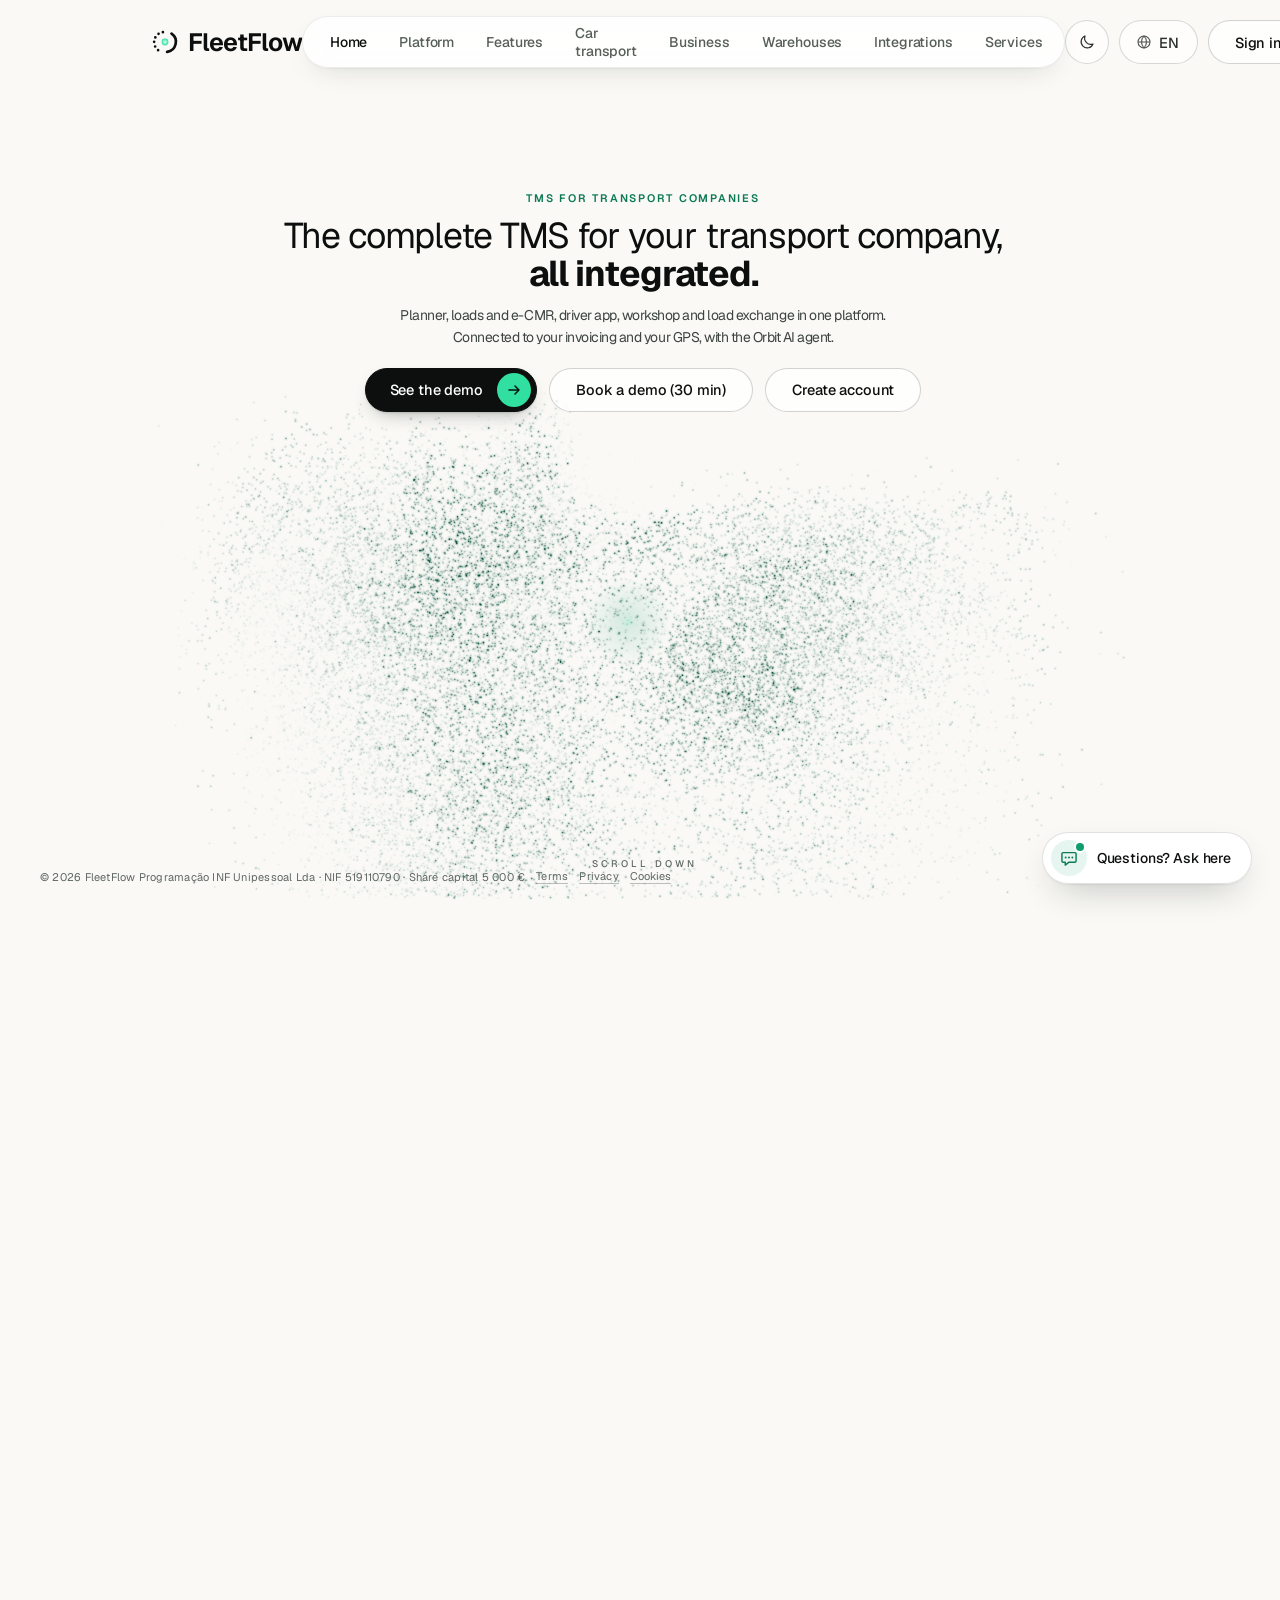
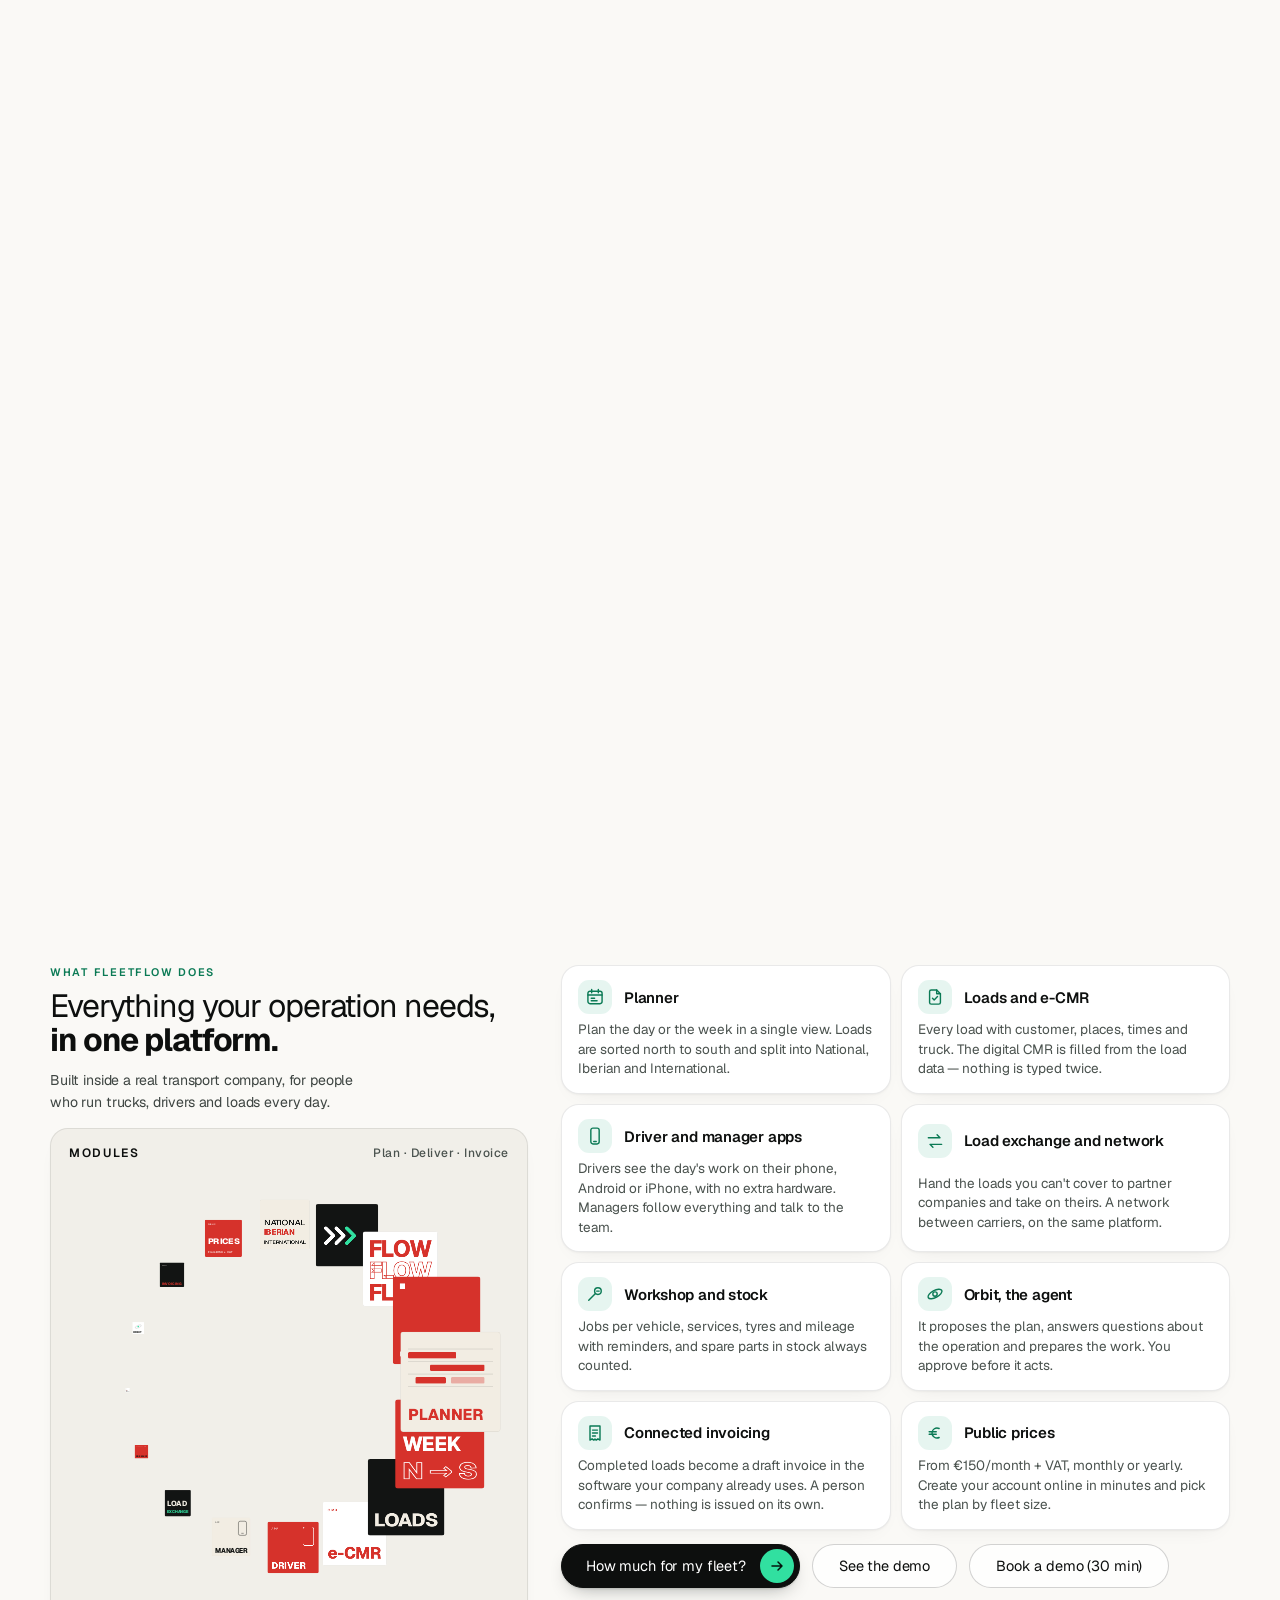
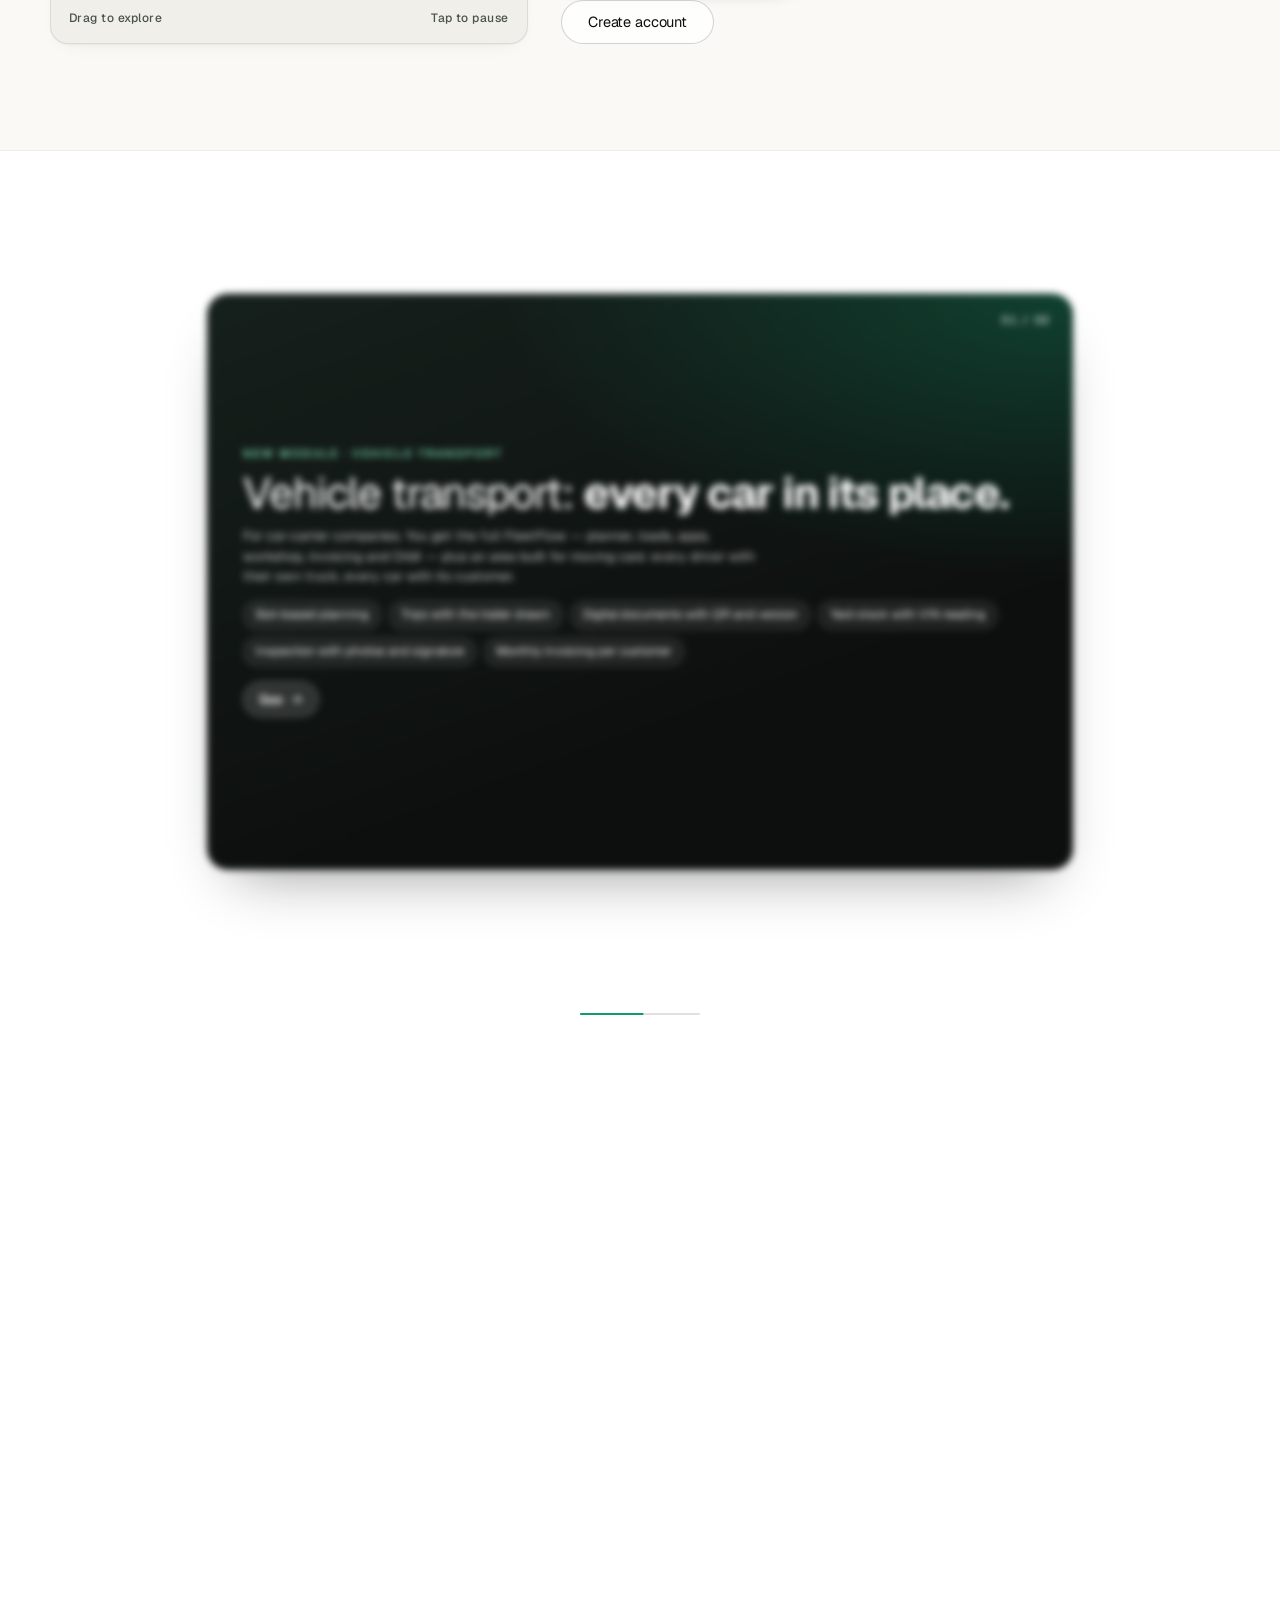
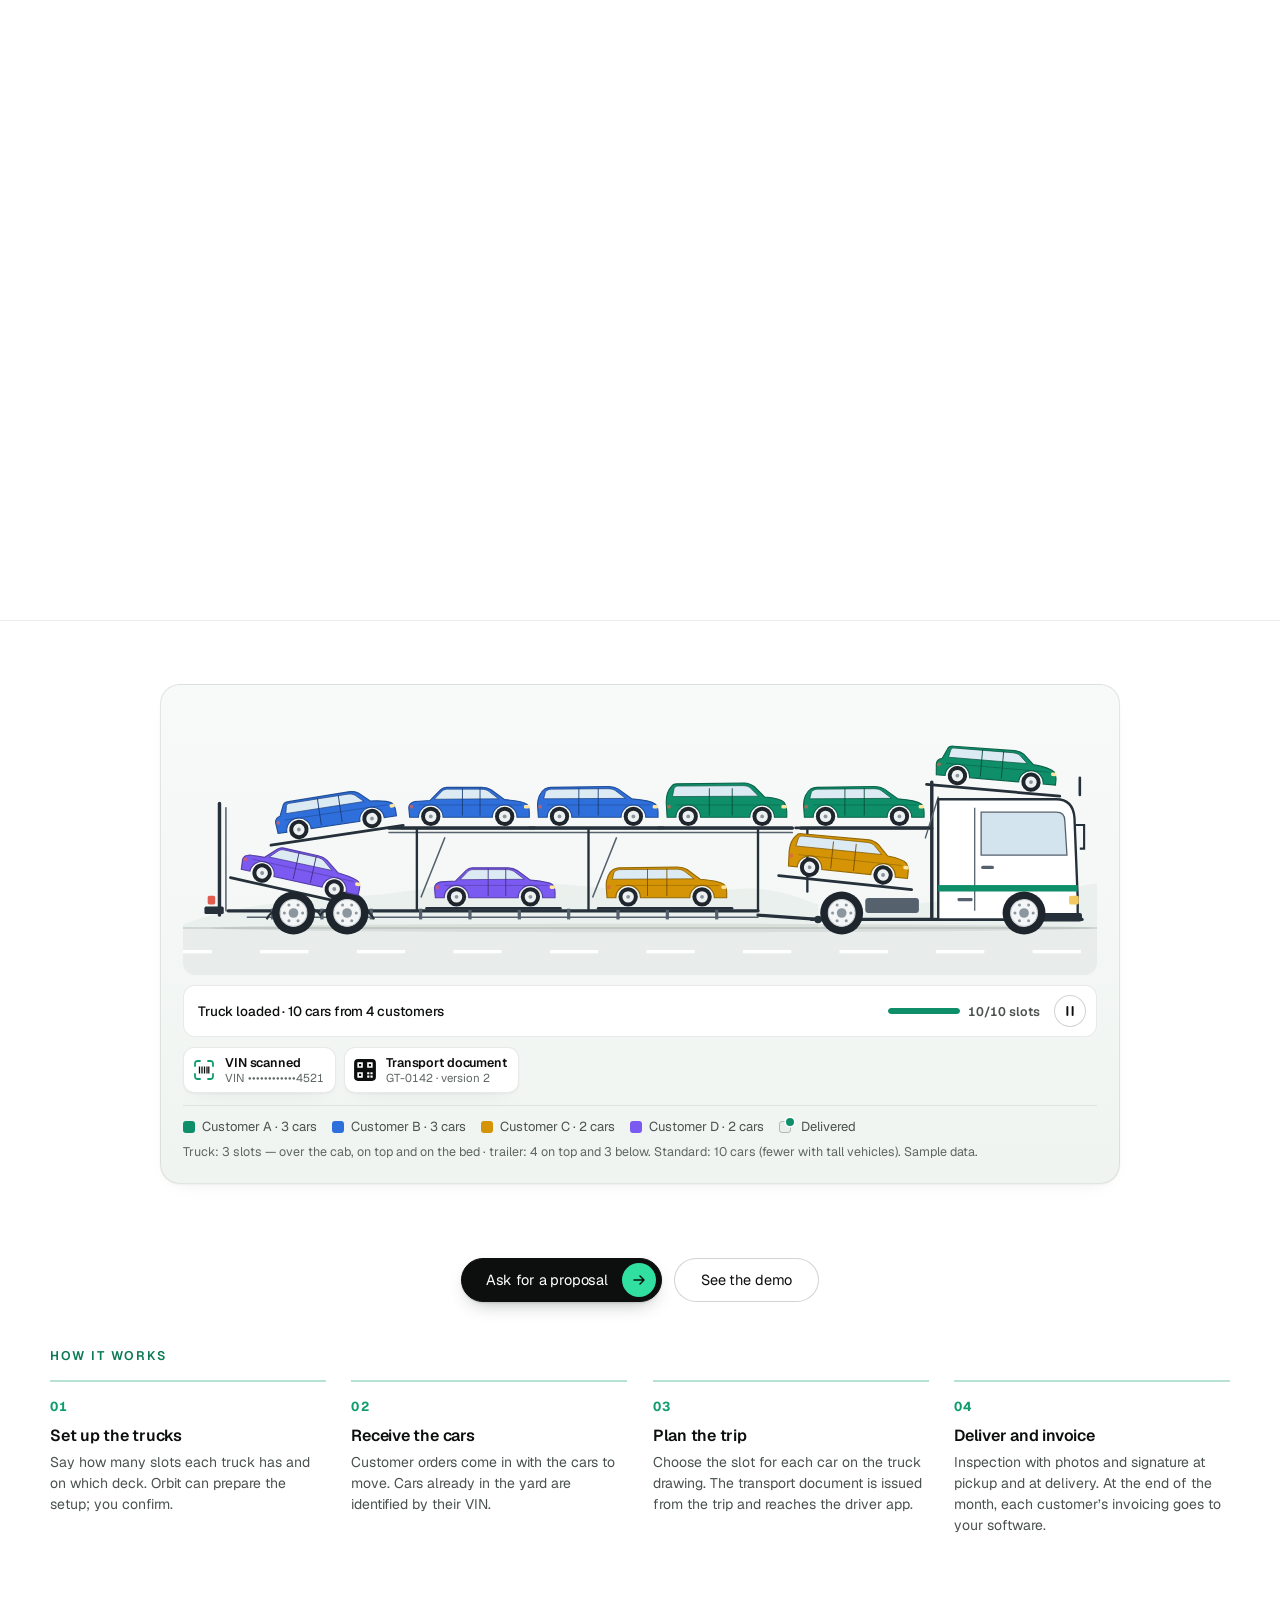
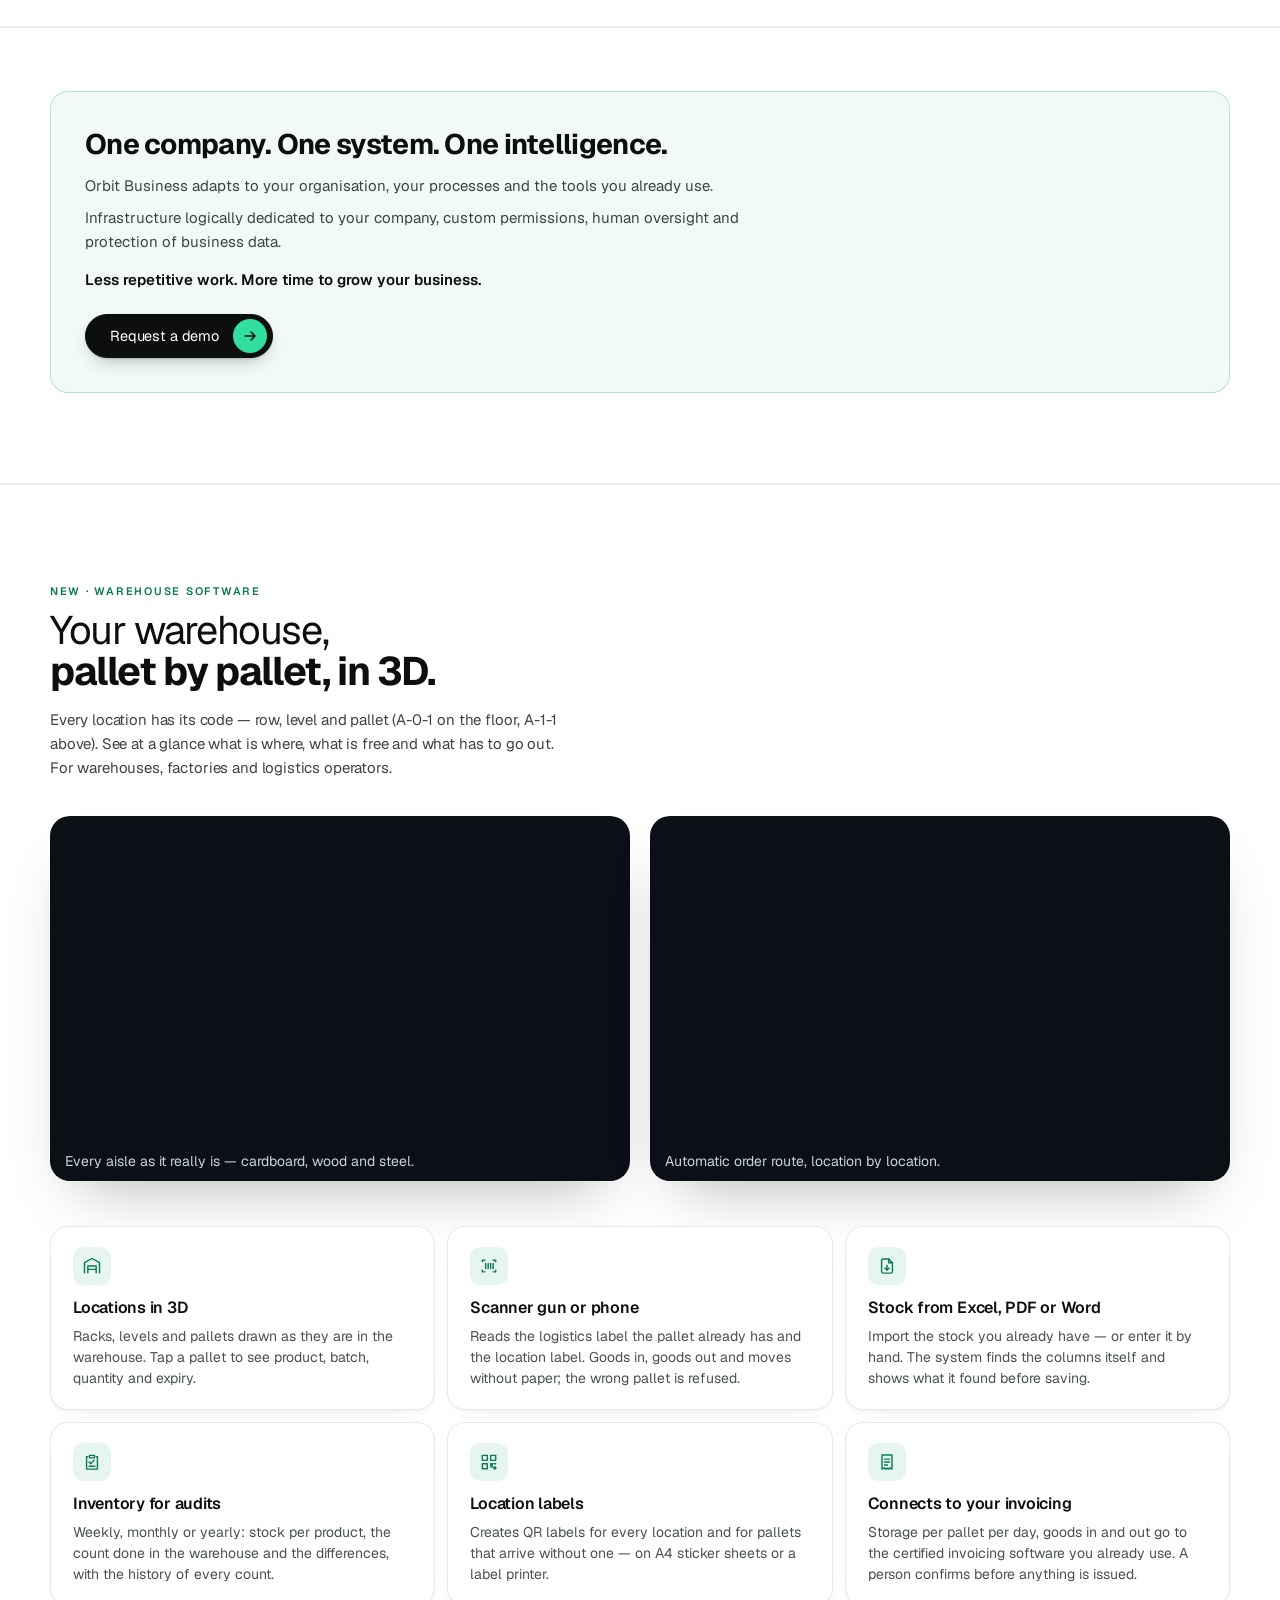
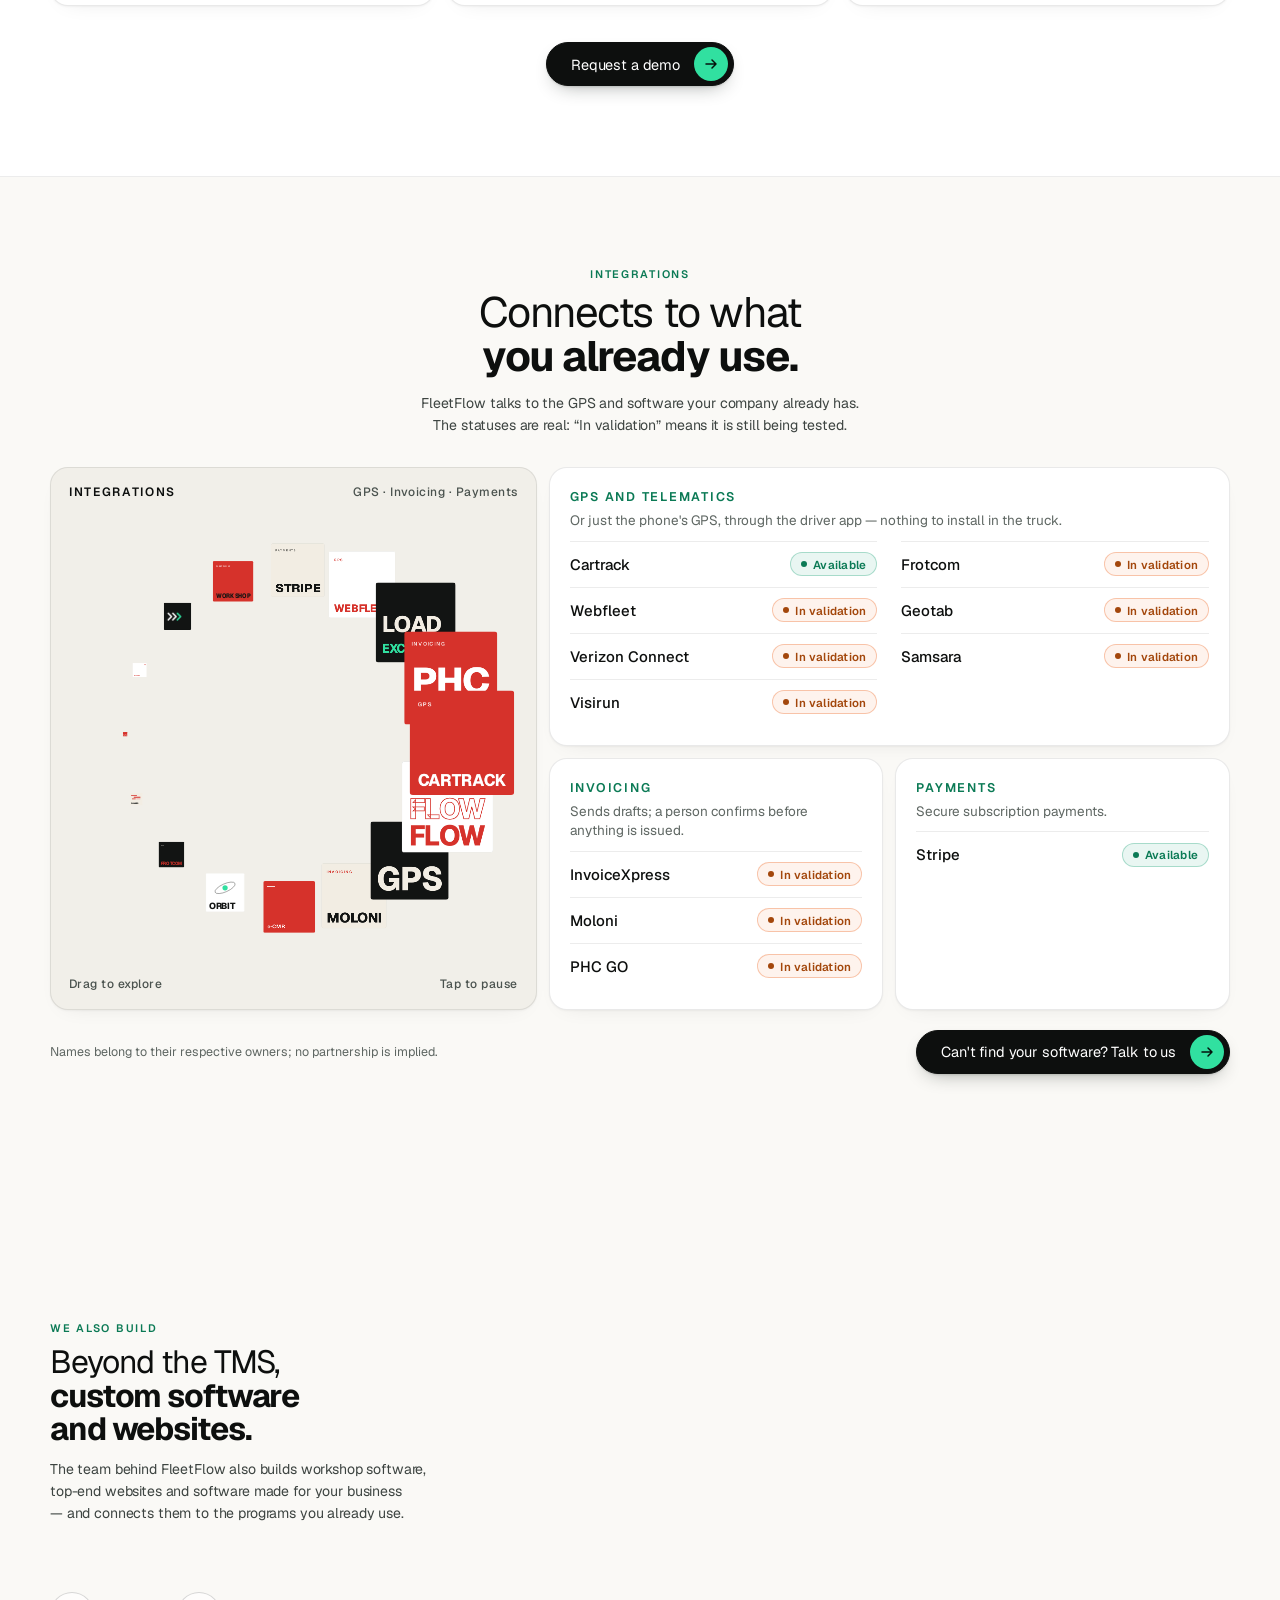
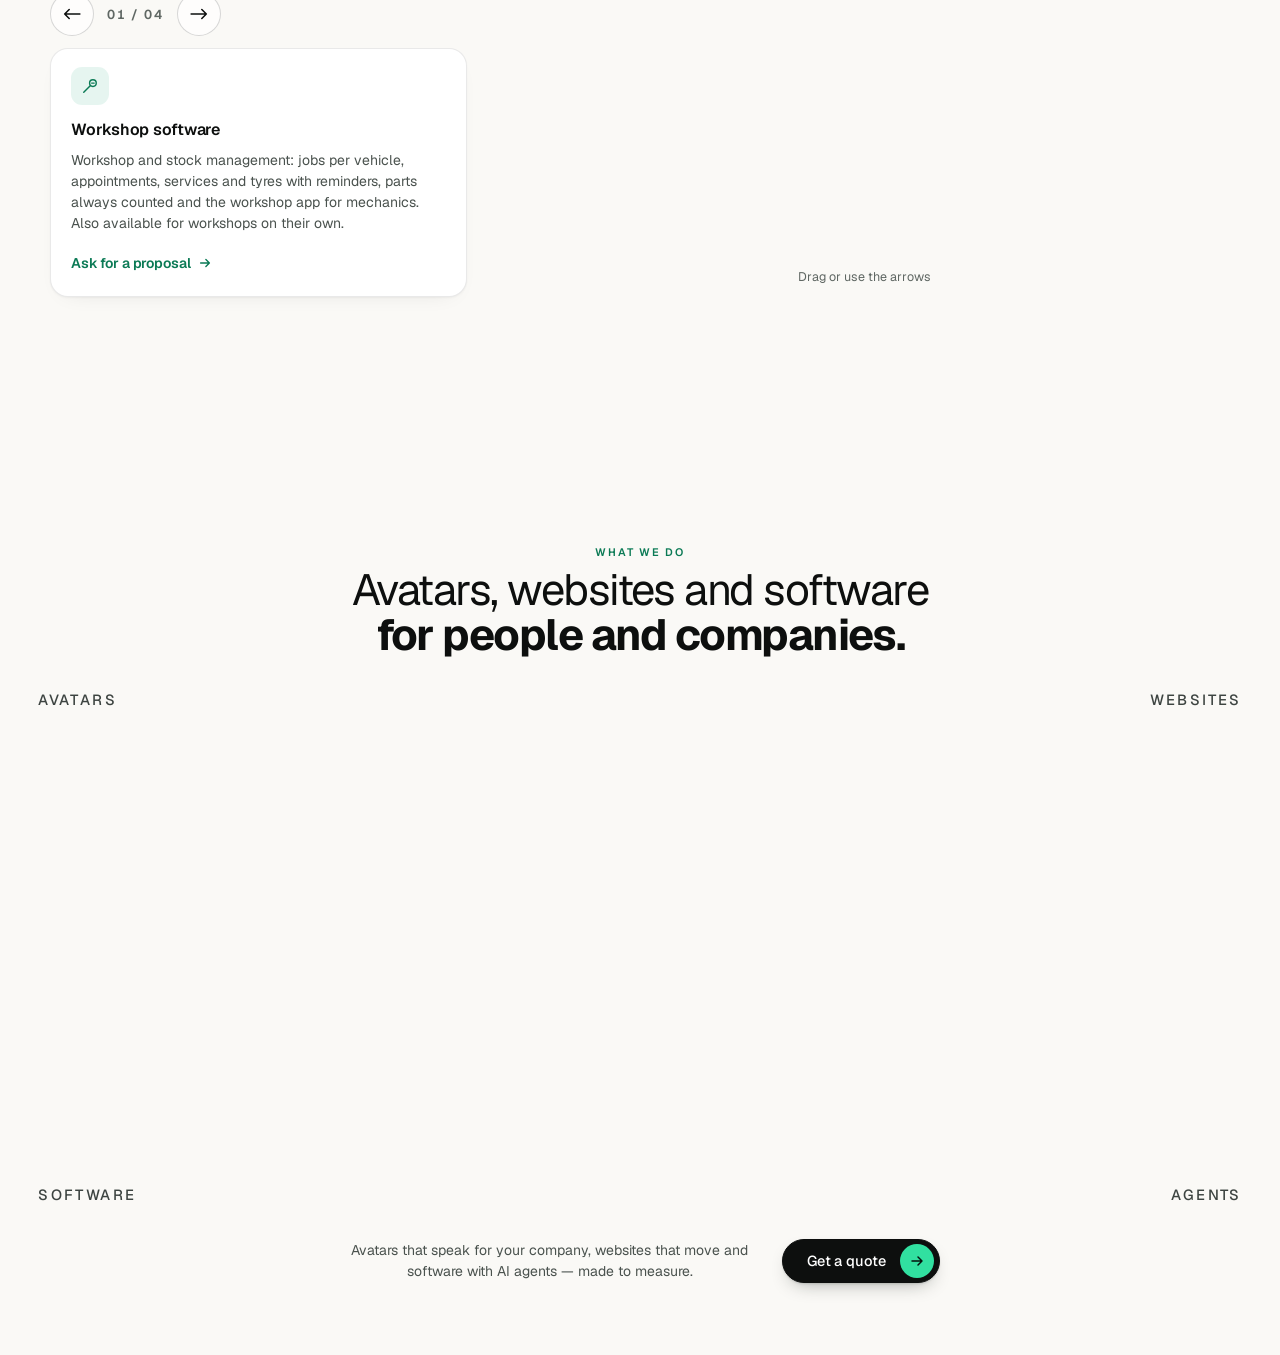
<file: index.html>
<!doctype html>
<html lang="pt">
<head>
  <meta charset="utf-8" />
  <meta name="viewport" content="width=device-width, initial-scale=1" />
  <title>FleetFlow — Software e IA que movem o mundo real</title>
  <meta name="description" content="Software para transporte, oficina e qualquer negócio, com o agente de IA Orbit. Entra na plataforma." />
  <!-- 23/11: tema claro por definição; o escuro fica guardado em ff.theme (a mesma chave da app) e é posto antes de pintar (js/tema.js). -->
  <script>try{if(localStorage.getItem('ff.theme')==='dark')document.documentElement.setAttribute('data-theme','dark')}catch(e){}</script>
  <link rel="preload" href="fonts/geist.woff2" as="font" type="font/woff2" crossorigin />
  <link rel="stylesheet" href="styles.css" />
  <link rel="stylesheet" href="tunel.css" />
  <link rel="stylesheet" href="pedido.css" />
  <link rel="stylesheet" href="modulos.css" />
  <link rel="stylesheet" href="veiculos.css" />
  <link rel="stylesheet" href="assistente.css" />
  <meta property="og:type" content="website" />
  <meta property="og:site_name" content="FleetFlow" />
  <meta property="og:title" content="FleetFlow — Software que move o mundo real" />
  <meta property="og:description" content="Software para transporte, oficina e qualquer negócio, com o agente de IA Orbit." />
  <meta property="og:url" content="https://fleetflow.one/" />
  <meta property="og:image" content="https://fleetflow.one/og.png" />
  <meta property="og:image:width" content="1200" />
  <meta property="og:image:height" content="630" />
  <meta property="og:locale" content="pt_PT" />
  <meta name="twitter:card" content="summary_large_image" />
  <meta name="twitter:title" content="FleetFlow — Software que move o mundo real" />
  <meta name="twitter:image" content="https://fleetflow.one/og.png" />
  <!-- 24/11: o logótipo novo (o mesmo da app: pontos em arco + centro verde) -->
  <link rel="icon" type="image/svg+xml" href="/icons/favicon.svg?v=7" />
  <link rel="icon" type="image/png" sizes="192x192" href="/icons/icon-192x192.png?v=7" />
  <link rel="apple-touch-icon" sizes="180x180" href="/icons/icon-180x180.png?v=7" />
  <style>
    .hold__cta{margin-top:24px;display:inline-flex}
    #ff-foot{position:fixed;left:clamp(16px,4vw,40px);bottom:16px;z-index:40;display:flex;flex-wrap:wrap;gap:.35em 1em;align-items:center;max-width:calc(100vw - 32px);font-family:var(--font);font-size:11px;letter-spacing:.02em;color:var(--text-muted);opacity:var(--foot-opacity);pointer-events:none}
    #ff-foot a{color:inherit;text-decoration:none;border-bottom:1px solid var(--foot-line);pointer-events:auto}
    #ff-foot a:hover{color:var(--primary-soft);border-color:var(--primary-soft)}
    @media (max-width:760px){#ff-foot{font-size:9.5px;bottom:8px;left:8px;right:8px;padding:5px 8px;border-radius:10px;background:var(--foot-bg);-webkit-backdrop-filter:blur(8px);backdrop-filter:blur(8px)}}
    /* Cabe num ecrã (a página encaixa por cenas: nada pode ficar abaixo do fundo); o rodapé fixo fica livre em baixo. */
    .trabalho{position:relative;z-index:5;display:flex;flex-direction:column;gap:clamp(10px,2vh,22px);height:100vh;height:100dvh;min-height:560px;padding:clamp(76px,10vh,104px) 0 clamp(64px,8vh,76px);background:var(--section-bg);box-sizing:border-box}
    .trabalho__head,.trabalho__foot{flex:none;padding:0 clamp(16px,4vw,40px);text-align:center}
    .trabalho__head .hold__eyebrow{margin-bottom:8px}
    .trabalho__title{font-size:clamp(26px,3.4vw,44px)}
    .trabalho__title span{display:block}
    .trabalho__frame{flex:1 1 auto;min-height:0;height:auto}
    .trabalho__foot{display:flex;flex-wrap:wrap;align-items:center;justify-content:center;gap:12px 22px}
    .trabalho__text{margin:0;max-width:30em;color:var(--text-2);font-size:14px;line-height:1.5}
    @media (max-width:760px){.trabalho{padding-bottom:96px}.trabalho__text{font-size:13px}}
  </style>
</head>
<body>
  <header class="nav">
    <a class="nav__logo" href="/" aria-label="FleetFlow home"><svg class="sorvine-mark" viewBox="0 0 24 24" aria-hidden="true"><defs><radialGradient id="sorvine-logo"><stop offset="0" stop-color="#d6fff0" /><stop offset="1" stop-color="#31e0a0" /></radialGradient></defs><path d="M10.2 3.6A8.6 8.6 0 0 0 6.4 19.2" fill="none" stroke="currentColor" stroke-width="2.3" stroke-linecap="round" stroke-dasharray="0 4" /><path d="M13.8 20.4A8.6 8.6 0 0 0 17.6 4.8" fill="none" stroke="currentColor" stroke-width="2.3" stroke-linecap="round" /><circle cx="12" cy="12" r="2.9" fill="url(#sorvine-logo)" /></svg><span>FleetFlow</span></a>

    <nav class="nav__menu" id="nav-menu" aria-label="Primary">
      <ul class="nav__list">
        <li><a class="nav__link" href="#top" aria-current="page" data-i18n="nav.home">Início</a></li>
        <li><a class="nav__link" href="#platform" data-i18n="nav.platform">Plataforma</a></li>
        <li><a class="nav__link" href="#modulos" data-i18n="nav.modules">O que faz</a></li>
        <li><a class="nav__link" href="#transporte-veiculos" data-i18n="nav.cars">Veículos</a></li><li><a class="nav__link" href="#orbit-business" data-i18n="nav.office">Business</a></li><li><a class="nav__link" href="#armazens" data-i18n="nav.wh">Armazéns</a></li>
        <li><a class="nav__link" href="#ligacoes" data-i18n="nav.links">Ligações</a></li>
        <li><a class="nav__link" href="#servicos" data-i18n="nav.services">Serviços</a></li>
      </ul>
    </nav>

    <div class="nav__end">
      <button class="nav__theme" type="button" data-theme-toggle aria-label="Mudar para modo escuro" title="Mudar para modo escuro">
        <svg class="nav__theme-moon" viewBox="0 0 24 24" aria-hidden="true"><path d="M20 14.6A8.2 8.2 0 0 1 9.4 4a8.2 8.2 0 1 0 10.6 10.6Z" fill="none" stroke="currentColor" stroke-width="1.6" stroke-linejoin="round" /></svg>
        <svg class="nav__theme-sun" viewBox="0 0 24 24" aria-hidden="true"><g fill="none" stroke="currentColor" stroke-width="1.6" stroke-linecap="round"><circle cx="12" cy="12" r="3.8" /><path d="M12 2.8v2.1M12 19.1v2.1M2.8 12h2.1M19.1 12h2.1M5.5 5.5 7 7M17 17l1.5 1.5M5.5 18.5 7 17M17 7l1.5-1.5" /></g></svg>
      </button>
      <div class="nav__item nav__lang">
        <button class="nav__lang-toggle" type="button" aria-haspopup="true" aria-expanded="false" aria-controls="menu-lang" aria-label="Language: English">
          <svg class="nav__globe" width="16" height="16" viewBox="0 0 24 24" aria-hidden="true"><g fill="none" stroke="currentColor" stroke-width="1.6"><circle cx="12" cy="12" r="9" /><path d="M3 12h18M12 3c2.5 2.6 3.7 5.6 3.7 9s-1.2 6.4-3.7 9c-2.5-2.6-3.7-5.6-3.7-9S9.5 5.6 12 3Z" /></g></svg>
          <span class="nav__lang-label">PT</span>
        </button>
        <div class="nav__dropdown" id="menu-lang" role="menu" aria-label="Language">
          <button class="nav__option" type="button" role="menuitemradio" aria-checked="true" data-lang="pt">Português</button>
          <button class="nav__option" type="button" role="menuitemradio" aria-checked="false" data-lang="en">English</button>
          <button class="nav__option" type="button" role="menuitemradio" aria-checked="false" data-lang="es">Español</button>
        </div>
      </div>
      <a class="btn btn--outline nav__login" href="https://app.fleetflow.systems" data-i18n="nav.login">Entrar</a>
      <button class="nav__burger" type="button" aria-expanded="false" aria-controls="nav-menu" aria-label="Menu">
        <span></span>
      </button>
    </div>
  </header>

  <canvas class="hands" data-particles="assets/points.bin" data-brain="assets/brain.bin" aria-hidden="true"></canvas>

  <main>
    <section class="hero" data-snap>
      <p class="hero__eyebrow" data-i18n="hero.eyebrow">TMS para transportadoras</p>
      <h1 class="hero__title">
        <span class="hero__title-muted" data-i18n="hero.title_muted">O TMS completo para a tua transportadora,</span>
        <span class="hero__title-strong" data-i18n="hero.title_strong">tudo integrado.</span>
      </h1>
      <p class="hero__lead" data-i18n="hero.lead">
        Planeador, cargas e e-CMR, app do motorista, oficina e bolsa de cargas numa só plataforma.<br />
        Ligada à tua faturação e ao teu GPS, com o agente de IA Orbit.
      </p>
      <!-- 23/11: as duas portas de entrada logo no topo (o "Entrar" fica na barra; "Saber mais" é o "Deslizar" em baixo). -->
      <div class="hero__actions">
        <a class="btn btn--glow" href="https://app.fleetflow.systems/api/auth/demo-login?kind=full">
          <span data-i18n="btn.demo">Ver demonstração</span>
          <span class="btn__icon" aria-hidden="true">
            <svg width="16" height="16" viewBox="0 0 16 16"><path d="M3 8h10M9 4l4 4-4 4" fill="none" stroke="currentColor" stroke-width="1.5" stroke-linecap="round" stroke-linejoin="round" /></svg>
          </span>
        </a>
        <a class="btn btn--outline" href="https://meetings-eu1.hubspot.com/fleetflow/demo-fleetflow-30-min" target="_blank" rel="noopener" data-i18n="btn.meet">Marcar demo (30 min)</a>
        <a class="btn btn--outline" href="https://app.fleetflow.systems/login" data-i18n="btn.signup">Criar conta</a>
      </div>
      <div
        class="hero__visual"
        data-hands="from"
        data-source="2200x768"
        data-origin="1042,268"
        role="img"
        aria-label="Two hands made of glowing data points reaching toward each other"
      ></div>
      <a class="hero__scroll" href="#product" data-snap-next data-i18n="hero.scroll">Deslizar</a>
    </section>

    <section class="reach" id="product" aria-labelledby="reach-title" data-snap>
      <div
        class="reach__visual"
        data-hands="to"
        data-source="2400x1500"
        data-origin="1200,720"
        data-reach="28"
        role="img"
        aria-label="The same hands, human and machine, opening around the message between them"
      ></div>
      <div class="reach__copy">
        <p class="reach__eyebrow" data-i18n="reach.eyebrow">Movido a IA</p>
        <h2 class="reach__title" id="reach-title">
          <span class="reach__title-muted" data-i18n="reach.title_muted">Tu decides,</span>
          <span data-i18n="reach.title_strong">o Orbit executa.</span>
        </h2>
        <p class="reach__text" data-i18n="reach.text">Um agente que aprende com cada carga, viagem e cliente — e age em tempo real, para a tua equipa decidir só o que importa.</p>
      </div>
    </section>

    <section class="hold" id="platform" aria-labelledby="hold-title" data-snap="3">
      <span class="hold__snap" aria-hidden="true"></span>
      <span class="hold__snap" aria-hidden="true"></span>
      <div class="hold__stage">
        <div
          class="hold__visual"
          data-hands="hold"
          data-source="620x800"
          data-origin="312,154"
          data-sphere="312,154,104"
          role="img"
          aria-label="An open hand with a sphere of glowing data points floating above the palm"
        ></div>
        <div class="hold__intro hold__reveal">
          <p class="hold__eyebrow" data-i18n="hold.eyebrow">O teu núcleo de IA</p>
          <h2 class="hold__title" id="hold-title">
            <span class="hold__title-muted" data-i18n="hold.title_muted">A tua operação</span>
            <span data-i18n="hold.title_strong">na palma da mão.</span>
          </h2>
        </div>
        <div class="hold__detail hold__reveal" data-steps>
          <p class="hold__eyebrow">
            <span class="hold__step is-active" data-i18n="step.learn">Aprende</span><span class="hold__dot" aria-hidden="true"> · </span><span class="hold__step" data-i18n="step.reason">Raciocina</span><span class="hold__dot" aria-hidden="true"> · </span><span class="hold__step" data-i18n="step.act">Age</span>
          </p>
          <div class="hold__texts">
            <p class="hold__text is-active" data-i18n="hold.t1">Cada carga, documento e decisão vira contexto — o Orbit entende a tua operação como a tua equipa entende.</p>
            <p class="hold__text" data-i18n="hold.t2">Pesa cada sinal contra os teus objetivos, compara as opções e mostra o porquê antes de mexer em nada.</p>
            <p class="hold__text" data-i18n="hold.t3">Leva cada decisão até ao fim em tempo real, nas ferramentas que já usas, e aprende com cada resultado.</p>
          </div>
          <a class="btn btn--glow hold__cta" href="https://app.fleetflow.systems"><span data-i18n="btn.platform">Entrar na plataforma</span><span class="btn__icon" aria-hidden="true"><svg width="16" height="16" viewBox="0 0 16 16"><path d="M3 8h10M9 4l4 4-4 4" fill="none" stroke="currentColor" stroke-width="1.5" stroke-linecap="round" stroke-linejoin="round" /></svg></span></a>
        </div>
      </div>
    </section>
    <!-- 23/11: o que faz a plataforma, em linguagem de quem gere camiões (modulos.css). -->
    <section class="info" id="modulos" aria-labelledby="modulos-title" data-snap>
      <div class="info__inner mo-layout">
        <div class="info__head">
          <p class="hold__eyebrow" data-i18n="mod.eyebrow">O que faz a FleetFlow</p>
          <h2 class="hold__title" id="modulos-title">
            <span class="hold__title-muted" data-i18n="mod.title_muted">Tudo o que a tua operação precisa,</span>
            <span data-i18n="mod.title_strong">numa só plataforma.</span>
          </h2>
          <p class="info__lead" data-i18n="mod.lead">Feita dentro de uma empresa de transportes, para quem gere camiões, motoristas e cargas todos os dias.</p>
        </div>
        <!-- 23/11: a mesma órbita de quadrados das Ligações, com os módulos (js/orbit.js). Os cartões ao lado explicam. -->
        <div class="lo-orbit mo-orbit">
          <div class="po-root" tabindex="0" role="region" data-i18n-aria="mod.o.aria" aria-label="Roda com os módulos da FleetFlow. Arrasta para os lados para rodar; Enter ou Espaço pausa; as setas esquerda e direita avançam." data-draggable>
            <div class="po-scene"><div class="po-orbit" aria-hidden="true"></div></div>
            <div class="po-info" aria-hidden="true">
              <p class="po-corner po-corner-0" data-i18n="mod.o.tl">Módulos</p>
              <p class="po-corner po-corner-1" data-i18n="mod.o.tr">Planear · Transportar · Faturar</p>
              <p class="po-corner po-corner-2" data-i18n="lig.o.bl">Arrasta para explorar</p>
              <p class="po-corner po-corner-3" data-i18n="lig.o.br">Toca para pausar</p>
            </div>
          </div>
        </div>
        <ul class="mods">
          <li class="mod"><span class="mod__icon" aria-hidden="true"><svg viewBox="0 0 24 24"><rect x="3.5" y="5" width="17" height="15" rx="2.5" /><path d="M3.5 9.5h17M8 3v4M16 3v4M7.5 13.5h4M7.5 16.5h7" /></svg></span><h3 class="mod__title" data-i18n="mod.planner.t">Planeador</h3><p class="mod__text" data-i18n="mod.planner.d">Planeia o dia ou a semana numa só vista. As cargas ficam ordenadas de norte a sul e separadas em Nacional, Ibérico e Internacional.</p></li>
          <li class="mod"><span class="mod__icon" aria-hidden="true"><svg viewBox="0 0 24 24"><path d="M14 3.5H7.5a2 2 0 0 0-2 2v13a2 2 0 0 0 2 2h9a2 2 0 0 0 2-2V8z" /><path d="M14 3.5V8h4.5M9 13.5l2 2 4-4" /></svg></span><h3 class="mod__title" data-i18n="mod.loads.t">Cargas e e-CMR</h3><p class="mod__text" data-i18n="mod.loads.d">Cada carga com cliente, locais, horas e camião. O CMR digital sai dos dados da carga — não se escreve nada duas vezes.</p></li>
          <li class="mod"><span class="mod__icon" aria-hidden="true"><svg viewBox="0 0 24 24"><rect x="7" y="2.5" width="10" height="19" rx="2.5" /><path d="M10.5 18.5h3" /></svg></span><h3 class="mod__title" data-i18n="mod.apps.t">App do motorista e do gestor</h3><p class="mod__text" data-i18n="mod.apps.d">O motorista vê o trabalho do dia no telemóvel, Android ou iPhone, sem equipamento extra. O gestor acompanha tudo e fala com a equipa.</p></li>
          <li class="mod"><span class="mod__icon" aria-hidden="true"><svg viewBox="0 0 24 24"><path d="M4 8h14l-3.5-3.5M20 16H6l3.5 3.5" /></svg></span><h3 class="mod__title" data-i18n="mod.exchange.t">Bolsa de cargas e rede</h3><p class="mod__text" data-i18n="mod.exchange.d">Passa a empresas parceiras as cargas que não consegues fazer e recebe as delas. Uma rede entre transportadores, na mesma plataforma.</p></li>
          <li class="mod"><span class="mod__icon" aria-hidden="true"><svg viewBox="0 0 24 24"><circle cx="15.5" cy="8.5" r="4" /><path d="M12.6 11.4 4.5 19.5M17 8.5h-3" /></svg></span><h3 class="mod__title" data-i18n="mod.workshop.t">Oficina e stock</h3><p class="mod__text" data-i18n="mod.workshop.d">Trabalhos por viatura, revisões, pneus e quilómetros com avisos, e as peças em stock sempre contadas.</p></li>
          <li class="mod"><span class="mod__icon" aria-hidden="true"><svg viewBox="0 0 24 24"><circle cx="12" cy="12" r="2.6" /><ellipse cx="12" cy="12" rx="9.2" ry="4.2" transform="rotate(-28 12 12)" /></svg></span><h3 class="mod__title" data-i18n="mod.orbit.t">Orbit, o agente</h3><p class="mod__text" data-i18n="mod.orbit.d">Propõe o plano, responde a perguntas sobre a operação e prepara o trabalho. Tu aprovas antes de ele agir.</p></li>
          <li class="mod"><span class="mod__icon" aria-hidden="true"><svg viewBox="0 0 24 24"><path d="M6 3.5h12v17l-2.5-1.5-2 1.5-1.5-1.2-1.5 1.2-2-1.5L6 20.5z" /><path d="M9 8.5h6M9 12h6M9 15.5h3.5" /></svg></span><h3 class="mod__title" data-i18n="mod.invoice.t">Faturação ligada</h3><p class="mod__text" data-i18n="mod.invoice.d">As cargas feitas viram um rascunho de fatura no programa que a empresa já usa. Uma pessoa confirma — nada é emitido sozinho.</p></li>
          <li class="mod"><span class="mod__icon" aria-hidden="true"><svg viewBox="0 0 24 24"><path d="M17 6.6A6 6 0 1 0 17 17.4" /><path d="M5 10.5h8.5M5 13.5h8.5" /></svg></span><h3 class="mod__title" data-i18n="mod.price.t">Preços públicos</h3><p class="mod__text" data-i18n="mod.price.d">Desde 150 €/mês + IVA, mensal ou anual. Crias a conta online em minutos e escolhes o plano pelo tamanho da frota.</p></li>
        </ul>
        <div class="info__actions">
          <button type="button" class="btn btn--glow" data-assistente="price"><span data-i18n="mod.ask">Quanto custa para a minha frota?</span><span class="btn__icon" aria-hidden="true"><svg width="16" height="16" viewBox="0 0 16 16"><path d="M3 8h10M9 4l4 4-4 4" fill="none" stroke="currentColor" stroke-width="1.5" stroke-linecap="round" stroke-linejoin="round" /></svg></span></button>
          <a class="btn btn--outline" href="https://app.fleetflow.systems/api/auth/demo-login?kind=full" data-i18n="btn.demo">Ver demonstração</a>
          <a class="btn btn--outline" href="https://meetings-eu1.hubspot.com/fleetflow/demo-fleetflow-30-min" target="_blank" rel="noopener" data-i18n="btn.meet">Marcar demo (30 min)</a>
          <a class="btn btn--outline" href="https://app.fleetflow.systems" data-i18n="mod.signup">Criar conta</a>
        </div>
      </div>
    </section>
    <!-- 26/11: "Novidades" — dois cartões com a informação que anunciam as secções a seguir (tratamento do Scroll Stack da HorizonX, guiado pelo scroll: js/anuncios.js). -->
    <section class="stk" id="novidades" aria-labelledby="stk-title" data-snap="2">
      <h2 class="stk__sr" id="stk-title" data-i18n="stk.aria">Novidades</h2>
      <div class="stk__stage">
        <a class="stk__card" href="#transporte-veiculos" data-tone="a">
          <span class="stk__num" aria-hidden="true">01 / 02</span>
          <span class="stk__body">
            <span class="stk__eyebrow" data-i18n="stk.e1">Novo módulo · Transporte de veículos</span>
            <span class="stk__title"><span data-i18n="cv.title_muted">Transporte de veículos:</span> <strong data-i18n="cv.title_strong">cada carro no seu lugar.</strong></span>
            <span class="stk__lead" data-i18n="cv.lead">Para empresas de porta-automóveis. Tens a FleetFlow completa — planeador, cargas, apps, oficina, faturação e o Orbit — e uma área feita para transportar carros: cada motorista com o seu camião, cada carro com o seu cliente.</span>
            <ul class="stk__pts"><li data-i18n="cv.f1.t">Planeamento por lugares</li><li data-i18n="cv.f2.t">Viagens com o reboque desenhado</li><li data-i18n="cv.f3.t">Guias digitais com QR e versão</li><li data-i18n="cv.f4.t">Parque com leitura do número de quadro</li><li data-i18n="cv.f5.t">Inspeção com fotos e assinatura</li><li data-i18n="cv.f6.t">Faturação mensal por cliente</li></ul>
            <span class="stk__go"><span data-i18n="stk.go">Ver</span><svg viewBox="0 0 16 16" aria-hidden="true"><path d="M3 8h10M9 4l4 4-4 4" /></svg></span>
          </span>
        </a>
        <a class="stk__card" href="#orbit-business" data-tone="b">
          <span class="stk__num" aria-hidden="true">02 / 02</span>
          <span class="stk__body">
            <span class="stk__eyebrow" data-i18n="stk.e2">Novo · Orbit Business</span>
            <span class="stk__title"><span data-i18n="of.title_muted">A inteligência artificial</span> <strong data-i18n="of.title_strong">que trabalha com a sua empresa.</strong></span>
            <span class="stk__lead" data-i18n="of.lead">Um agente de inteligência artificial personalizado para a sua organização, concebido para automatizar tarefas administrativas, organizar informação e simplificar os processos diários de cada departamento.</span>
            <ul class="stk__pts"><li data-i18n="of.f1.t">Gestão inteligente de emails</li><li data-i18n="of.f2.t">Gestão documental</li><li data-i18n="of.f3.t">Automação financeira</li><li data-i18n="of.f4.t">Gestão de equipas</li><li data-i18n="of.f5.t">Relatórios inteligentes</li><li data-i18n="of.f6.t">Inteligência empresarial</li></ul>
            <span class="stk__go"><span data-i18n="stk.go">Ver</span><svg viewBox="0 0 16 16" aria-hidden="true"><path d="M3 8h10M9 4l4 4-4 4" /></svg></span>
          </span>
        </a>
        <span class="stk__progress" aria-hidden="true"><i></i></span>
      </div>
    </section>
    <!-- 24/11: Transporte de veículos — módulo extra para porta-automóveis (preço fora do site por decisão do founder, 24/11). Cena clara (veiculos.css);
         o porta-automóveis é desenhado por js/porta-automoveis.js: camião com 3 lugares + reboque com 7; os carros acendem com a cor do cliente na carga e apagam na entrega. -->
    <section class="cv cv--slim" id="transporte-veiculos" aria-labelledby="cv-title" data-snap>
      <div class="cv__inner">
        <div class="cv__top">
          <div class="cv__head">
            <h2 class="hold__title stk__sr" id="cv-title">
              <span class="hold__title-muted" data-i18n="cv.title_muted">Transporte de veículos:</span>
              <span data-i18n="cv.title_strong">cada carro no seu lugar.</span>
            </h2>
            <div class="cv__actions">
              <a class="btn btn--glow" href="mailto:support@fleetflow.systems?subject=Transporte%20de%20ve%C3%ADculos" data-pedido="vehicles"><span data-i18n="cv.cta">Pedir proposta</span><span class="btn__icon" aria-hidden="true"><svg width="16" height="16" viewBox="0 0 16 16"><path d="M3 8h10M9 4l4 4-4 4" fill="none" stroke="currentColor" stroke-width="1.5" stroke-linecap="round" stroke-linejoin="round" /></svg></span><span hidden data-pedido-note data-i18n="cv.note">Interesse: módulo Transporte de veículos (porta-automóveis).</span></a>
              <a class="btn btn--outline" href="https://app.fleetflow.systems/api/auth/demo-login?kind=car" data-i18n="btn.demo">Ver demonstração</a>
            </div>
          </div>
          <figure class="cv__art">
            <div class="cv__stage" role="img" data-i18n-aria="cv.art.aria" aria-label="Desenho de um porta-automóveis: camião com 3 lugares, sobre a cabine, em cima e no estrado, e reboque com 7, 4 em cima e 3 em baixo. Na carga, cada carro acende com a cor do seu cliente; na entrega volta a apagar e fica com um visto verde.">
              <!-- O desenho é feito por js/porta-automoveis.js (camião aprovado pelo founder, 24/11). -->
              <div class="cv__rig" data-rig></div>
            </div>
            <div class="cv__bar">
              <p class="cv__status" data-rig-status>Camião carregado · 10 carros de 4 clientes</p>
              <span class="cv__occ"><span class="cv__occ-bar" aria-hidden="true"><i data-rig-occbar></i></span><b data-rig-occ>10/10 lugares</b></span>
              <button class="cv__play" type="button" data-rig-toggle hidden aria-pressed="false" aria-label="Pausar animação"><svg viewBox="0 0 16 16" aria-hidden="true" focusable="false"><path class="cv__play-pause" d="M5 3.5v9M11 3.5v9" /><path class="cv__play-play" d="M5 3.2v9.6L12.6 8Z" /></svg></button>
              <span hidden data-rig-strs><span data-i18n="cv.rig.static">Camião carregado · 10 carros de 4 clientes</span><span data-i18n="cv.rig.empty">Lugares vazios · à espera da carga</span><span data-i18n="cv.rig.load">A carregar · lugar {slot}</span><span data-i18n="cv.rig.route">Em rota · todos os lugares ocupados</span><span data-i18n="cv.rig.unload">A entregar · lugar {slot} · {n} de {t} entregues</span><span data-i18n="cv.rig.done">Viagem concluída · 10 carros entregues</span><span data-i18n="cv.rig.occ">{n}/{t} lugares</span><span data-i18n="cv.rig.pause">Pausar animação</span><span data-i18n="cv.rig.play">Continuar animação</span></span>
            </div>
            <div class="cv__chips" aria-hidden="true">
              <div class="cv__chip">
                <svg viewBox="0 0 24 24"><path d="M3 8V5.5A2.5 2.5 0 0 1 5.5 3H8M16 3h2.5A2.5 2.5 0 0 1 21 5.5V8M21 16v2.5a2.5 2.5 0 0 1-2.5 2.5H16M8 21H5.5A2.5 2.5 0 0 1 3 18.5V16" fill="none" stroke="#0f9d6e" stroke-width="1.8" stroke-linecap="round" /><path d="M7.5 8.5v7M10 8.5v7M12.5 8.5v7M15 8.5v7M16.8 8.5v7" stroke="#0d0f0e" stroke-width="1.3" /></svg>
                <span><strong data-i18n="cv.vin.t">Número de quadro lido</strong><small>VIN ••••••••••••4521</small></span>
              </div>
              <div class="cv__chip">
                <svg viewBox="0 0 22 22"><rect x="1" y="1" width="20" height="20" rx="3.5" fill="#0d0f0e" /><path fill="#fff" d="M4 4h5v5H4zM13 4h5v5h-5zM4 13h5v5H4zM13 13h2v2h-2zM16 16h2v2h-2zM13 16h2v2h-2zM16 13h2v2h-2z" /><path fill="#0d0f0e" d="M5.5 5.5h2v2h-2zM14.5 5.5h2v2h-2zM5.5 14.5h2v2h-2z" /></svg>
                <span><strong data-i18n="cv.doc.t">Guia de transporte</strong><small data-i18n="cv.doc.v">GT-0142 · versão 2</small></span>
              </div>
            </div>
            <figcaption class="cv__legend">
              <ul>
                <li><span class="cv__sw cv__sw--a" aria-hidden="true"></span><span data-i18n="cv.lg.a">Cliente A · 3 carros</span></li>
                <li><span class="cv__sw cv__sw--b" aria-hidden="true"></span><span data-i18n="cv.lg.b">Cliente B · 3 carros</span></li>
                <li><span class="cv__sw cv__sw--c" aria-hidden="true"></span><span data-i18n="cv.lg.c">Cliente C · 2 carros</span></li>
                <li><span class="cv__sw cv__sw--d" aria-hidden="true"></span><span data-i18n="cv.lg.d">Cliente D · 2 carros</span></li>
                <li><span class="cv__sw cv__sw--done" aria-hidden="true"></span><span data-i18n="cv.lg.done">Entregue</span></li>
              </ul>
              <p class="cv__decks" data-i18n="cv.lg.decks">Camião: 3 lugares — sobre a cabine, em cima e no estrado · reboque: 4 em cima e 3 em baixo. Normal: 10 carros (menos com viaturas altas). Dados de exemplo.</p>
            </figcaption>
          </figure>
        </div>
        <div class="cv__how">
          <h3 class="cv__how-title" data-i18n="cv.how">Como funciona</h3>
          <ol class="cv__steps">
            <li class="cv__step"><h4 data-i18n="cv.s1.t">Configura os camiões</h4><p data-i18n="cv.s1.d">Diz quantos lugares tem cada camião e em que piso. O Orbit pode preparar a configuração; tu confirmas.</p></li>
            <li class="cv__step"><h4 data-i18n="cv.s2.t">Recebe os carros</h4><p data-i18n="cv.s2.d">As encomendas dos clientes entram com os carros a transportar. Os que já estão no parque são lidos pelo número de quadro.</p></li>
            <li class="cv__step"><h4 data-i18n="cv.s3.t">Planeia a viagem</h4><p data-i18n="cv.s3.d">Escolhes o lugar de cada carro no desenho do camião. A guia de transporte sai da viagem e chega à app do motorista.</p></li>
            <li class="cv__step"><h4 data-i18n="cv.s4.t">Entrega e fatura</h4><p data-i18n="cv.s4.d">Inspeção com fotos e assinatura na recolha e na entrega. No fim do mês, a faturação de cada cliente segue para o teu programa.</p></li>
          </ol>
        </div>
      </div>
    </section>
    <!-- 26/11: Orbit Business — agente de IA para a empresa (texto do founder); instalação + mensalidade, sem preços no site. -->
    <section class="cv cv--office cv--slim" id="orbit-business" aria-labelledby="of-title" data-snap>
      <div class="cv__inner">
        <div class="cv__head">
          <h2 class="hold__title stk__sr" id="of-title">
            <span class="hold__title-muted" data-i18n="of.title_muted">A inteligência artificial</span>
            <span data-i18n="of.title_strong">que trabalha com a sua empresa.</span>
          </h2>
        </div>
        <div class="of__close">
          <h3 class="of__close-title" data-i18n="of.close.t">Uma empresa. Um sistema. Uma inteligência.</h3>
          <p data-i18n="of.close.d1">O Orbit Business adapta-se à sua organização, aos seus processos e às ferramentas que já utiliza.</p>
          <p data-i18n="of.close.d2">Infraestrutura dedicada logicamente à sua empresa, permissões personalizadas, supervisão humana e proteção dos dados empresariais.</p>
          <p class="of__close-strong" data-i18n="of.close.d3">Menos trabalho repetitivo. Mais tempo para fazer crescer o seu negócio.</p>
          <div class="cv__actions">
            <a class="btn btn--glow" href="mailto:support@fleetflow.systems?subject=Orbit%20Business" data-pedido="business"><span data-i18n="of.cta">Solicite uma demonstração</span><span class="btn__icon" aria-hidden="true"><svg width="16" height="16" viewBox="0 0 16 16"><path d="M3 8h10M9 4l4 4-4 4" fill="none" stroke="currentColor" stroke-width="1.5" stroke-linecap="round" stroke-linejoin="round" /></svg></span><span hidden data-pedido-note data-i18n="of.note">Interesse: Orbit Business (agente de IA para a empresa).</span></a>
          </div>
        </div>
      </div>
    </section>
    <!-- 26/11: Software para armazéns — stock por posição em 3D, leitor, inventário, faturação (sem preços no site). -->
    <section class="cv cv--wh" id="armazens" aria-labelledby="wh-title" data-snap>
      <div class="cv__inner">
        <div class="cv__head">
          <p class="hold__eyebrow" data-i18n="wh.eyebrow">Novo · Software para armazéns</p>
          <h2 class="hold__title" id="wh-title">
            <span class="hold__title-muted" data-i18n="wh.title_muted">O seu armazém,</span>
            <span data-i18n="wh.title_strong">palete a palete, em 3D.</span>
          </h2>
          <p class="cv__lead" data-i18n="wh.lead">Cada posição com o seu código — fila, andar e palete (A-0-1 no chão, A-1-1 por cima). Vê-se num relance o que está onde, o que está livre e o que tem de sair. Para armazéns, fábricas e operadores logísticos.</p>
        </div>
        <div class="wh__shots">
          <figure class="wh__shot"><img src="assets/armazem-3d.webp" width="1600" height="900" loading="lazy" decoding="async" alt="Corredor do armazém em 3D: estantes azuis e vermelhas cheias de caixas de cartão, um empilhador ao fundo." data-i18n-alt="wh.img"><figcaption data-i18n="wh.cap1">Cada corredor como ele é — cartão, madeira e aço.</figcaption></figure>
          <figure class="wh__shot"><img src="assets/armazem-3d-rota.webp" width="1600" height="900" loading="lazy" decoding="async" alt="Rota automática de picking: um caminho iluminado no chão leva o empilhador às três posições do pedido." data-i18n-alt="wh.img2"><figcaption data-i18n="wh.cap2">Rota automática do pedido, posição a posição.</figcaption></figure>
        </div>
        <ul class="mods cv__feats">
          <li class="mod"><span class="mod__icon" aria-hidden="true"><svg viewBox="0 0 24 24"><path d="M3 20V8l9-5 9 5v12M7 20v-8h10v8M7 16h10" /></svg></span><h3 class="mod__title" data-i18n="wh.f1.t">Posições em 3D</h3><p class="mod__text" data-i18n="wh.f1.d">Estantes, andares e paletes desenhados como estão no armazém. Toca numa palete e vês produto, lote, quantidade e validade.</p></li>
          <li class="mod"><span class="mod__icon" aria-hidden="true"><svg viewBox="0 0 24 24"><path d="M4 7V5h3M17 5h3v2M20 17v2h-3M7 19H4v-2M8 9v6M11 9v6M14 9v6M17 9v6" /></svg></span><h3 class="mod__title" data-i18n="wh.f2.t">Leitor com pistola ou telemóvel</h3><p class="mod__text" data-i18n="wh.f2.d">Lê a etiqueta logística que a palete já traz e a etiqueta da posição. Entrada, saída e mudança de sítio sem papel; a palete errada é recusada.</p></li>
          <li class="mod"><span class="mod__icon" aria-hidden="true"><svg viewBox="0 0 24 24"><path d="M14 3.5H7.5a2 2 0 0 0-2 2v13a2 2 0 0 0 2 2h9a2 2 0 0 0 2-2V8z" /><path d="M14 3.5V8h4.5M12 11v6M9.5 14.5 12 17l2.5-2.5" /></svg></span><h3 class="mod__title" data-i18n="wh.f3.t">Stock de Excel, PDF ou Word</h3><p class="mod__text" data-i18n="wh.f3.d">Importa o stock que já tem — ou mete-o à mão. O sistema encontra as colunas sozinho e mostra o que encontrou antes de gravar.</p></li>
          <li class="mod"><span class="mod__icon" aria-hidden="true"><svg viewBox="0 0 24 24"><path d="M9 4h6v3H9zM7 5.5H5.5v15h13v-15H17M8.5 12l2 2 4-4M8.5 17h7" /></svg></span><h3 class="mod__title" data-i18n="wh.f4.t">Inventário para auditoria</h3><p class="mod__text" data-i18n="wh.f4.d">Semanal, mensal ou anual: o stock por produto, a contagem feita no armazém e as diferenças, com o histórico de cada contagem.</p></li>
          <li class="mod"><span class="mod__icon" aria-hidden="true"><svg viewBox="0 0 24 24"><path d="M4 4h6v6H4zM14 4h6v6h-6zM4 14h6v6H4zM14 14h2v2h-2zM18 18h2v2h-2zM14 18h2M18 14h2" /></svg></span><h3 class="mod__title" data-i18n="wh.f5.t">Etiquetas das posições</h3><p class="mod__text" data-i18n="wh.f5.d">Gera as etiquetas QR de cada posição e das paletes que chegam sem etiqueta — em folhas A4 de autocolantes ou na impressora de etiquetas.</p></li>
          <li class="mod"><span class="mod__icon" aria-hidden="true"><svg viewBox="0 0 24 24"><path d="M6 3.5h12v17l-2.5-1.5-2 1.5-1.5-1.2-1.5 1.2-2-1.5L6 20.5z" /><path d="M9 8.5h6M9 12h6M9 15.5h3.5" /></svg></span><h3 class="mod__title" data-i18n="wh.f6.t">Liga à sua faturação</h3><p class="mod__text" data-i18n="wh.f6.d">Armazenagem por palete e por dia, entradas e saídas seguem para o programa de faturação certificado que já usa. Uma pessoa confirma antes de emitir.</p></li>
        </ul>
        <div class="cv__actions wh__actions">
          <a class="btn btn--glow" href="mailto:support@fleetflow.systems?subject=Software%20para%20armaz%C3%A9ns" data-pedido="warehouse"><span data-i18n="wh.cta">Pedir demonstração</span><span class="btn__icon" aria-hidden="true"><svg width="16" height="16" viewBox="0 0 16 16"><path d="M3 8h10M9 4l4 4-4 4" fill="none" stroke="currentColor" stroke-width="1.5" stroke-linecap="round" stroke-linejoin="round" /></svg></span><span hidden data-pedido-note data-i18n="wh.note">Interesse: Software para armazéns (stock por posição, leitor, inventário).</span></a>
        </div>
      </div>
    </section>
    <!-- 23/11: ligações — só nomes, sem logótipos de terceiros. "Disponível" = há código de sincronização a correr. -->
    <section class="info" id="ligacoes" aria-labelledby="ligacoes-title" data-snap>
      <div class="info__inner">
        <div class="info__head">
          <p class="hold__eyebrow" data-i18n="lig.eyebrow">Ligações</p>
          <h2 class="hold__title" id="ligacoes-title">
            <span class="hold__title-muted" data-i18n="lig.title_muted">Liga-se ao que</span>
            <span data-i18n="lig.title_strong">já usas.</span>
          </h2>
          <p class="info__lead" data-i18n="lig.lead">A FleetFlow fala com o GPS e os programas que a tua empresa já tem. Os estados são reais: “Em validação” quer dizer que ainda está a ser testado.</p>
        </div>
        <!-- 23/11: órbita de quadrados (Pulse Orbit da HorizonX, licença Pro; quadrados nossos, js/orbit.js) ao lado das listas com os estados reais. -->
        <div class="lo-layout">
        <div class="lo-orbit">
          <div class="po-root" tabindex="0" role="region" data-i18n-aria="lig.o.aria" aria-label="Roda com os programas a que a FleetFlow se liga. Arrasta para os lados para rodar; Enter ou Espaço pausa; as setas esquerda e direita avançam." data-draggable>
            <div class="po-scene"><div class="po-orbit" aria-hidden="true"></div></div>
            <div class="po-info" aria-hidden="true">
              <p class="po-corner po-corner-0" data-i18n="lig.o.tl">Ligações</p>
              <p class="po-corner po-corner-1" data-i18n="lig.o.tr">GPS · Faturação · Pagamentos</p>
              <p class="po-corner po-corner-2" data-i18n="lig.o.bl">Arrasta para explorar</p>
              <p class="po-corner po-corner-3" data-i18n="lig.o.br">Toca para pausar</p>
            </div>
          </div>
        </div>
        <div class="links">
          <section class="links__group links__group--wide" aria-labelledby="lig-gps">
            <h3 class="links__title" id="lig-gps" data-i18n="lig.gps">GPS e telemática</h3>
            <p class="links__note" data-i18n="lig.gps.note">Ou só o GPS do telemóvel, pela app do motorista — sem instalar nada no camião.</p>
            <ul class="links__list">
              <li>Cartrack <span class="badge badge--ok" data-i18n="lig.ok">Disponível</span></li>
              <li>Frotcom <span class="badge badge--val" data-i18n="lig.val">Em validação</span></li>
              <li>Webfleet <span class="badge badge--val" data-i18n="lig.val">Em validação</span></li>
              <li>Geotab <span class="badge badge--val" data-i18n="lig.val">Em validação</span></li>
              <li>Verizon Connect <span class="badge badge--val" data-i18n="lig.val">Em validação</span></li>
              <li>Samsara <span class="badge badge--val" data-i18n="lig.val">Em validação</span></li>
              <li>Visirun <span class="badge badge--val" data-i18n="lig.val">Em validação</span></li>
            </ul>
          </section>
          <section class="links__group" aria-labelledby="lig-inv">
            <h3 class="links__title" id="lig-inv" data-i18n="lig.inv">Faturação</h3>
            <p class="links__note" data-i18n="lig.inv.note">Envia rascunhos; uma pessoa confirma antes de emitir.</p>
            <ul class="links__list">
              <li>InvoiceXpress <span class="badge badge--val" data-i18n="lig.val">Em validação</span></li>
              <li>Moloni <span class="badge badge--val" data-i18n="lig.val">Em validação</span></li>
              <li>PHC GO <span class="badge badge--val" data-i18n="lig.val">Em validação</span></li>
            </ul>
          </section>
          <section class="links__group" aria-labelledby="lig-pay">
            <h3 class="links__title" id="lig-pay" data-i18n="lig.pay">Pagamentos</h3>
            <p class="links__note" data-i18n="lig.pay.note">Pagamento seguro das subscrições.</p>
            <ul class="links__list">
              <li>Stripe <span class="badge badge--ok" data-i18n="lig.ok">Disponível</span></li>
            </ul>
          </section>
        </div>
        </div>
        <div class="links__foot">
          <p class="links__legal" data-i18n="lig.legal">Os nomes pertencem aos respetivos donos; não implica parceria.</p>
          <a class="btn btn--glow" href="mailto:support@fleetflow.systems?subject=Liga%C3%A7%C3%A3o%20a%20um%20programa" data-pedido="platform"><span data-i18n="lig.cta">Não encontras o teu programa? Fala connosco</span><span class="btn__icon" aria-hidden="true"><svg width="16" height="16" viewBox="0 0 16 16"><path d="M3 8h10M9 4l4 4-4 4" fill="none" stroke="currentColor" stroke-width="1.5" stroke-linecap="round" stroke-linejoin="round" /></svg></span></a>
        </div>
      </div>
    </section>
    <!-- 23/11: o que a mesma equipa também faz; cada cartão abre o "Pedir orçamento" com o serviço certo (js/pedido.js). -->
    <section class="info" id="servicos" aria-labelledby="servicos-title" data-snap>
      <div class="info__inner sv-layout">
        <div class="info__head">
          <p class="hold__eyebrow" data-i18n="srv.eyebrow">Também fazemos</p>
          <h2 class="hold__title" id="servicos-title">
            <span class="hold__title-muted" data-i18n="srv.title_muted">Além do TMS,</span>
            <span data-i18n="srv.title_strong">software e sites à medida.</span>
          </h2>
          <p class="info__lead" data-i18n="srv.lead">A equipa que faz a FleetFlow também faz software de oficina, sites topo de gama e programas feitos para o teu negócio — e liga-os aos programas que já usas.</p>
        </div>
        <!-- 24/11: os serviços como cartazes num carrossel que dobra (Fold Carousel da HorizonX, licença Pro; cartazes nossos desenhados em canvas — js/fold.js). -->
        <div class="fold">
          <div class="fc-root" tabindex="0" role="region" data-i18n-aria="srv.fold.aria" aria-label="Cartazes dos serviços. Arrasta para os lados ou usa as setas do teclado.">
            <div class="fc-gl" aria-hidden="true"></div>
            <canvas class="fc-still" aria-hidden="true"></canvas>
            <p class="fc-hint" aria-hidden="true" data-i18n="srv.fold.hint">Arrasta ou usa as setas</p>
            <p class="fc-live" aria-live="polite"></p>
          </div>
        </div>
        <div class="fold__detail">
          <div class="fold__nav">
            <button type="button" class="fold__btn" data-fold-step="-1" data-i18n-aria="srv.fold.prev" aria-label="Serviço anterior"><svg viewBox="0 0 16 10" aria-hidden="true"><path d="M15 5H1.5M5.5 1L1.5 5l4 4" /></svg></button>
            <span class="fold__count" aria-hidden="true">01 / 04</span>
            <button type="button" class="fold__btn" data-fold-step="1" data-i18n-aria="srv.fold.next" aria-label="Serviço seguinte"><svg viewBox="0 0 16 10" aria-hidden="true"><path d="M1 5h13.5M10.5 1l4 4-4 4" /></svg></button>
          </div>
        <ul class="mods srv">
          <li class="mod srv__card"><span class="mod__icon" aria-hidden="true"><svg viewBox="0 0 24 24"><circle cx="15.5" cy="8.5" r="4" /><path d="M12.6 11.4 4.5 19.5M17 8.5h-3" /></svg></span><h3 class="mod__title" data-i18n="srv.ws.t">Software de oficina</h3><p class="mod__text" data-i18n="srv.ws.d">Gestão da oficina e do stock: trabalhos por viatura, marcações, revisões e pneus com avisos, peças sempre contadas e a app da oficina para os mecânicos. Também existe só para oficinas.</p><a class="srv__cta" href="mailto:support@fleetflow.systems?subject=Software%20de%20oficina" data-pedido="platform"><span data-i18n="srv.ws.cta">Pedir proposta</span><svg viewBox="0 0 16 16" aria-hidden="true"><path d="M3 8h10M9 4l4 4-4 4" /></svg></a></li>
          <li class="mod srv__card"><span class="mod__icon" aria-hidden="true"><svg viewBox="0 0 24 24"><rect x="3" y="4.5" width="18" height="13" rx="2" /><path d="M8 20.5h8M10.5 8.5l4 2.5-4 2.5z" /></svg></span><h3 class="mod__title" data-i18n="srv.site.t">Sites topo de gama com movimento</h3><p class="mod__text" data-i18n="srv.site.d">Sites animados e em 3D, como este: rápidos, em várias línguas e feitos à medida da tua marca.</p><a class="srv__cta" href="mailto:support@fleetflow.systems?subject=Site" data-pedido="site"><span data-i18n="srv.site.cta">Pedir orçamento</span><svg viewBox="0 0 16 16" aria-hidden="true"><path d="M3 8h10M9 4l4 4-4 4" /></svg></a></li>
          <li class="mod srv__card"><span class="mod__icon" aria-hidden="true"><svg viewBox="0 0 24 24"><path d="M8.5 8 4.5 12l4 4M15.5 8l4 4-4 4M13.5 5.5l-3 13" /></svg></span><h3 class="mod__title" data-i18n="srv.sw.t">Software por medida</h3><p class="mod__text" data-i18n="srv.sw.d">Ferramentas internas, portais para clientes e agentes de IA que trabalham na tua operação, feitos para o teu negócio.</p><a class="srv__cta" href="mailto:support@fleetflow.systems?subject=Software%20por%20medida" data-pedido="software"><span data-i18n="srv.sw.cta">Pedir orçamento</span><svg viewBox="0 0 16 16" aria-hidden="true"><path d="M3 8h10M9 4l4 4-4 4" /></svg></a></li>
          <li class="mod srv__card"><span class="mod__icon" aria-hidden="true"><svg viewBox="0 0 24 24"><path d="M9 7.5V3.5M15 7.5V3.5M6.5 7.5h11v3.5a5.5 5.5 0 0 1-11 0zM12 16.5v4" /></svg></span><h3 class="mod__title" data-i18n="srv.int.t">Integrações</h3><p class="mod__text" data-i18n="srv.int.d">Ligamos a FleetFlow à faturação (InvoiceXpress, Moloni e PHC GO, em validação) e ao GPS (Cartrack disponível; outros em validação). Usas outro programa? Diz-nos qual.</p><a class="srv__cta" href="mailto:support@fleetflow.systems?subject=Integra%C3%A7%C3%B5es" data-pedido="platform"><span data-i18n="srv.int.cta">Falar de integrações</span><svg viewBox="0 0 16 16" aria-hidden="true"><path d="M3 8h10M9 4l4 4-4 4" /></svg></a></li>
        </ul>
        </div>
      </div>
    </section>
    <!-- 22/11: o que fazemos, num túnel de cartões (js/tunel.js — Tunnel Fold Slider da HorizonX, three.js do próprio site). -->
    <section class="trabalho" id="trabalho" aria-labelledby="trabalho-title" data-snap>
      <div class="trabalho__head">
        <p class="hold__eyebrow" data-i18n="work.eyebrow">O que fazemos</p>
        <h2 class="hold__title trabalho__title" id="trabalho-title">
          <span class="hold__title-muted" data-i18n="work.title_muted">Avatares, sites e software</span>
          <span data-i18n="work.title_strong">para pessoas e empresas.</span>
        </h2>
      </div>
      <div class="tf-frame trabalho__frame" style="--tf-width:100%;--tf-height:100%;--tf-bg:var(--section-bg);--tf-ink:var(--tunnel-ink);">
        <div class="tf-root" tabindex="0" role="region" aria-roledescription="carousel" aria-label="Túnel de imagens do nosso trabalho. Arrasta, desliza para o lado ou usa as setas." data-tf-words data-draggable data-tf-play="Continuar animação" data-tf-pause="Pausar animação" data-tf-image-of="Imagem {i} de {n}">
          <div class="tf-gl" aria-hidden="true"></div>
          <img class="tf-still" src="assets/trabalho/02-avatar-rececao.webp" alt="" draggable="false" decoding="async" loading="lazy">
          <span class="tf-word tf-tl" aria-hidden="true" data-i18n="work.w1">Avatares</span>
          <span class="tf-word tf-tr" aria-hidden="true" data-i18n="work.w2">Sites</span>
          <span class="tf-word tf-bl" aria-hidden="true" data-i18n="work.w3">Software</span>
          <span class="tf-word tf-br" aria-hidden="true" data-i18n="work.w4">Agentes</span>
          <button type="button" class="tf-toggle" aria-pressed="false" aria-label="Pausar animação"><svg class="tf-pause" viewBox="0 0 16 16" aria-hidden="true"><path d="M5 3.5v9M11 3.5v9"/></svg><svg class="tf-play" viewBox="0 0 16 16" aria-hidden="true"><path d="M5 3.5l8 4.5-8 4.5z"/></svg></button>
          <ol class="tf-sr"><li>1 / 21</li><li>2 / 21</li><li>3 / 21</li><li>4 / 21</li><li>5 / 21</li><li>6 / 21</li><li>7 / 21</li><li>8 / 21</li><li>9 / 21</li><li>10 / 21</li><li>11 / 21</li><li>12 / 21</li><li>13 / 21</li><li>14 / 21</li><li>15 / 21</li><li>16 / 21</li><li>17 / 21</li><li>18 / 21</li><li>19 / 21</li><li>20 / 21</li><li>21 / 21</li></ol>
          <p class="tf-live" aria-live="polite"></p>
        </div>
      </div>
      <div class="trabalho__foot">
        <p class="trabalho__text" data-i18n="work.text">Avatares que falam pela tua empresa, sites que se mexem e software com agentes de IA — feitos à medida.</p>
        <a class="btn btn--glow" href="mailto:fleetflow.one@gmail.com?subject=Or%C3%A7amento%20%E2%80%94%20avatares%2C%20sites%20e%20software" data-pedido=""><span data-i18n="work.cta">Pedir orçamento</span><span class="btn__icon" aria-hidden="true"><svg width="16" height="16" viewBox="0 0 16 16"><path d="M3 8h10M9 4l4 4-4 4" fill="none" stroke="currentColor" stroke-width="1.5" stroke-linecap="round" stroke-linejoin="round" /></svg></span></a>
      </div>
    </section>
  </main>

  <script src="js/nav.js"></script>
  <script src="js/tema.js"></script>
  <script src="js/nav-dust.js"></script>
  <script src="js/particles.js"></script>
  <script src="js/steps.js"></script>
  <script type="module" src="js/tunel.js"></script>
  <script src="js/orbit.js"></script>
  <script type="module" src="js/fold.js"></script>
  <footer id="ff-foot"><span>© 2026 FleetFlow Programação INF Unipessoal Lda · NIF 519110790 · <span data-i18n="foot.capital">Capital social</span> 5 000 €</span><a href="https://app.fleetflow.systems/legal/termos" data-i18n="foot.terms">Termos</a><a href="https://app.fleetflow.systems/legal/privacidade" data-i18n="foot.privacy">Privacidade</a><a href="https://app.fleetflow.systems/legal/cookies" data-i18n="foot.cookies">Cookies</a></footer>

  <!-- 22/11: "Pedir orçamento" — o pedido vai para a plataforma (POST /api/public/pedido-orcamento) e chega ao email da FleetFlow (js/pedido.js). -->
  <dialog class="pedido" id="pedido" aria-labelledby="pedido-title">
    <form class="pedido__form" novalidate>
      <div class="pedido__top">
        <div>
          <h2 class="pedido__title" id="pedido-title" data-i18n="req.title">Pedir orçamento</h2>
          <p class="pedido__lead" data-i18n="req.lead">Diz-nos o que precisas — respondemos por email.</p>
        </div>
        <button type="button" class="pedido__close" data-i18n-aria="req.close" aria-label="Fechar">×</button>
      </div>
      <fieldset>
        <legend data-i18n="req.what">O que queres?</legend>
        <div class="pedido__opts">
            <label class="pedido__opt pedido__opt--wide"><input type="radio" name="service" value="platform" required><strong data-i18n="req.s.platform"></strong><span data-i18n="req.s.platform.d"></span></label>
            <label class="pedido__opt"><input type="radio" name="service" value="business" required><strong data-i18n="req.s.business"></strong><span data-i18n="req.s.business.d"></span></label>
            <label class="pedido__opt"><input type="radio" name="service" value="warehouse" required><strong data-i18n="req.s.warehouse"></strong><span data-i18n="req.s.warehouse.d"></span></label>
            <label class="pedido__opt"><input type="radio" name="service" value="vehicles" required><strong data-i18n="req.s.vehicles"></strong><span data-i18n="req.s.vehicles.d"></span></label>
            <label class="pedido__opt"><input type="radio" name="service" value="site" checked required><strong data-i18n="req.s.site"></strong><span data-i18n="req.s.site.d"></span></label>
            <label class="pedido__opt"><input type="radio" name="service" value="avatar" required><strong data-i18n="req.s.avatar"></strong><span data-i18n="req.s.avatar.d"></span></label>
            <label class="pedido__opt"><input type="radio" name="service" value="agent" required><strong data-i18n="req.s.agent"></strong><span data-i18n="req.s.agent.d"></span></label>
            <label class="pedido__opt pedido__opt--wide"><input type="radio" name="service" value="software" required><strong data-i18n="req.s.software"></strong><span data-i18n="req.s.software.d"></span></label>
        </div>
      </fieldset>
      <div class="pedido__grid">
        <label class="pedido__field"><span class="pedido__label" data-i18n="req.name">Nome *</span><input type="text" name="name" autocomplete="name" required minlength="2" maxlength="120"></label>
        <label class="pedido__field"><span class="pedido__label" data-i18n="req.company">Empresa</span><input type="text" name="company" autocomplete="organization" maxlength="160"></label>
        <label class="pedido__field"><span class="pedido__label" data-i18n="req.email">Email *</span><input type="email" name="email" autocomplete="email" required maxlength="254"></label>
        <label class="pedido__field"><span class="pedido__label" data-i18n="req.phone">Telefone</span><input type="tel" name="phone" autocomplete="tel" maxlength="40"></label>
        <label class="pedido__field pedido__field--wide" data-only="platform vehicles" hidden><span class="pedido__label" data-i18n="req.fleet">Quantos camiões tem a frota?</span><input type="text" name="fleetSize" inputmode="numeric" maxlength="20"></label>
        <label class="pedido__field pedido__field--wide"><span class="pedido__label" data-i18n="req.message">Mensagem</span><textarea name="message" maxlength="2000"></textarea></label>
        <label class="pedido__trap" aria-hidden="true">Website<input type="text" name="website" tabindex="-1" autocomplete="off"></label>
      </div>
      <p class="pedido__privacy" data-i18n="req.privacy">Usamos estes dados só para responder ao teu pedido.</p>
      <div class="pedido__actions">
        <button type="submit" class="btn btn--glow"><span data-i18n="req.send">Enviar pedido</span><span class="btn__icon" aria-hidden="true"><svg width="16" height="16" viewBox="0 0 16 16"><path d="M3 8h10M9 4l4 4-4 4" fill="none" stroke="currentColor" stroke-width="1.5" stroke-linecap="round" stroke-linejoin="round" /></svg></span></button>
        <p class="pedido__msg pedido__msg--ok" data-msg="ok" role="status" hidden data-i18n="req.ok">Pedido enviado. Respondemos em breve.</p>
        <p class="pedido__msg pedido__msg--err" data-msg="invalid" role="alert" hidden data-i18n="req.invalid">Confirma o nome e o email.</p>
        <p class="pedido__msg pedido__msg--err" data-msg="err" role="alert" hidden><span data-i18n="req.err">Não conseguimos enviar agora.</span> <a href="mailto:support@fleetflow.systems" data-i18n="req.errLink">Envia-nos por email — já vai preenchido.</a></p>
      </div>
    </form>
  </dialog>
  <script src="js/snap.js"></script>
  <script src="js/pedido.js"></script>
  <script src="js/porta-automoveis.js"></script>
  <script src="js/anuncios.js"></script>
  <script>
  /* i18n FleetFlow — PT/EN/ES, ligado ao seletor existente (nav.js só troca o label) */
  (function(){
    const I18N = {
      pt:{ "nav.home":"Início","nav.platform":"Plataforma","nav.login":"Entrar","btn.platform":"Entrar na plataforma","btn.demo":"Ver demonstração",
        "foot.capital":"Capital social","foot.terms":"Termos","foot.privacy":"Privacidade","foot.cookies":"Cookies",
        "hero.eyebrow":"TMS para transportadoras","hero.title_muted":"O TMS completo para a tua transportadora,","hero.title_strong":"tudo integrado.",
        "hero.lead":"Planeador, cargas e e-CMR, app do motorista, oficina e bolsa de cargas numa só plataforma. <br />Ligada à tua faturação e ao teu GPS, com o agente de IA Orbit.",
        "btn.more":"Saber mais","btn.start":"Entrar","hero.scroll":"Deslizar",
        "reach.eyebrow":"Movido a IA","reach.title_muted":"Tu decides,","reach.title_strong":"o Orbit executa.",
        "reach.text":"Um agente que aprende com cada carga, viagem e cliente — e age em tempo real, para a tua equipa decidir só o que importa.",
        "hold.eyebrow":"O teu núcleo de IA","hold.title_muted":"A tua operação","hold.title_strong":"na palma da mão.",
        "step.learn":"Aprende","step.reason":"Raciocina","step.act":"Age",
        "hold.t1":"Cada carga, documento e decisão vira contexto — o Orbit entende a tua operação como a tua equipa entende.",
        "hold.t2":"Pesa cada sinal contra os teus objetivos, compara as opções e mostra o porquê antes de mexer em nada.",
        "hold.t3":"Leva cada decisão até ao fim em tempo real, nas ferramentas que já usas, e aprende com cada resultado.",
        "work.eyebrow":"O que fazemos","work.title_muted":"Avatares, sites e software","work.title_strong":"para pessoas e empresas.",
        "work.w1":"Avatares","work.w2":"Sites","work.w3":"Software","work.w4":"Agentes",
        "work.text":"Avatares que falam pela tua empresa, sites que se mexem e software com agentes de IA — feitos à medida.","work.cta":"Pedir orçamento",
        "work.aria":"Túnel de imagens do nosso trabalho. Arrasta, desliza para o lado ou usa as setas.","work.play":"Continuar animação","work.pause":"Pausar animação","work.imageOf":"Imagem {i} de {n}",
        "req.title":"Pedir orçamento","req.lead":"Diz-nos o que precisas — respondemos por email.","req.close":"Fechar","req.what":"O que queres?","req.s.site":"Site","req.s.site.d":"Site ou landing page com movimento","req.s.avatar":"Avatar","req.s.avatar.d":"Um avatar que fala pela tua empresa","req.s.agent":"Agente de IA","req.s.agent.d":"Um agente que trabalha na tua operação","req.s.software":"Software à medida","req.s.software.d":"Uma ferramenta feita para o teu negócio","req.s.platform":"Plataforma FleetFlow com o Orbit","req.s.platform.d":"Para transportes: planeador, frota, motoristas e o agente Orbit","req.s.business":"Orbit Business","req.s.business.d":"Um agente de IA para a tua empresa","req.s.warehouse":"Software para armazéns","req.s.warehouse.d":"Posições, paletes, validades e leitor","req.s.vehicles":"Transporte de veículos","req.s.vehicles.d":"Porta-automóveis: pedidos, cargas e parques","req.name":"Nome *","req.company":"Empresa","req.email":"Email *","req.phone":"Telefone","req.fleet":"Quantos camiões tem a frota?","req.message":"Mensagem","req.privacy":"Usamos estes dados só para responder ao teu pedido. <a href=\"https://app.fleetflow.systems/legal/privacidade\" target=\"_blank\" rel=\"noopener\">Privacidade</a>","req.send":"Enviar pedido","req.ok":"Pedido enviado. Respondemos em breve.","req.invalid":"Confirma o nome e o email.","req.err":"Não conseguimos enviar agora.","req.errLink":"Envia-nos por email — já vai preenchido.",
        "nav.modules":"O que faz","nav.links":"Ligações",
        "mod.eyebrow":"O que faz a FleetFlow","mod.title_muted":"Tudo o que a tua operação precisa,","mod.title_strong":"numa só plataforma.","mod.lead":"Feita dentro de uma empresa de transportes, para quem gere camiões, motoristas e cargas todos os dias.",
        "mod.planner.t":"Planeador","mod.planner.d":"Planeia o dia ou a semana numa só vista. As cargas ficam ordenadas de norte a sul e separadas em Nacional, Ibérico e Internacional.",
        "mod.loads.t":"Cargas e e-CMR","mod.loads.d":"Cada carga com cliente, locais, horas e camião. O CMR digital sai dos dados da carga — não se escreve nada duas vezes.",
        "mod.apps.t":"App do motorista e do gestor","mod.apps.d":"O motorista vê o trabalho do dia no telemóvel, Android ou iPhone, sem equipamento extra. O gestor acompanha tudo e fala com a equipa.",
        "mod.exchange.t":"Bolsa de cargas e rede","mod.exchange.d":"Passa a empresas parceiras as cargas que não consegues fazer e recebe as delas. Uma rede entre transportadores, na mesma plataforma.",
        "mod.workshop.t":"Oficina e stock","mod.workshop.d":"Trabalhos por viatura, revisões, pneus e quilómetros com avisos, e as peças em stock sempre contadas.",
        "mod.orbit.t":"Orbit, o agente","mod.orbit.d":"Propõe o plano, responde a perguntas sobre a operação e prepara o trabalho. Tu aprovas antes de ele agir.",
        "mod.invoice.t":"Faturação ligada","mod.invoice.d":"As cargas feitas viram um rascunho de fatura no programa que a empresa já usa. Uma pessoa confirma — nada é emitido sozinho.",
        "mod.price.t":"Preços públicos","mod.price.d":"Desde 150 €/mês + IVA, mensal ou anual. Crias a conta online em minutos e escolhes o plano pelo tamanho da frota.",
        "mod.ask":"Quanto custa para a minha frota?","mod.signup":"Criar conta",
        "lig.eyebrow":"Ligações","lig.title_muted":"Liga-se ao que","lig.title_strong":"já usas.","lig.lead":"A FleetFlow fala com o GPS e os programas que a tua empresa já tem. Os estados são reais: “Em validação” quer dizer que ainda está a ser testado.",
        "lig.gps":"GPS e telemática","lig.gps.note":"Ou só o GPS do telemóvel, pela app do motorista — sem instalar nada no camião.","lig.inv":"Faturação","lig.inv.note":"Envia rascunhos; uma pessoa confirma antes de emitir.","lig.pay":"Pagamentos","lig.pay.note":"Pagamento seguro das subscrições.",
        "lig.ok":"Disponível","srv.fold.aria":"Cartazes dos serviços. Arrasta para os lados ou usa as setas do teclado.","srv.fold.hint":"Arrasta ou usa as setas","srv.fold.prev":"Serviço anterior","srv.fold.next":"Serviço seguinte","mod.o.tl":"Módulos","mod.o.tr":"Planear · Transportar · Faturar","mod.o.aria":"Roda com os módulos da FleetFlow. Arrasta para os lados para rodar; Enter ou Espaço pausa; as setas esquerda e direita avançam.",
        "btn.signup":"Criar conta","btn.meet":"Marcar demo (30 min)","nav.services":"Serviços","lig.o.tl":"Ligações","lig.o.tr":"GPS · Faturação · Pagamentos","lig.o.bl":"Arrasta para explorar","lig.o.br":"Toca para pausar","lig.o.aria":"Roda com os programas a que a FleetFlow se liga. Arrasta para os lados para rodar; Enter ou Espaço pausa; as setas esquerda e direita avançam.","srv.eyebrow":"Também fazemos","srv.title_muted":"Além do TMS,","srv.title_strong":"software e sites à medida.","srv.lead":"A equipa que faz a FleetFlow também faz software de oficina, sites topo de gama e programas feitos para o teu negócio — e liga-os aos programas que já usas.","srv.ws.t":"Software de oficina","srv.ws.d":"Gestão da oficina e do stock: trabalhos por viatura, marcações, revisões e pneus com avisos, peças sempre contadas e a app da oficina para os mecânicos. Também existe só para oficinas.","srv.ws.cta":"Pedir proposta","srv.site.t":"Sites topo de gama com movimento","srv.site.d":"Sites animados e em 3D, como este: rápidos, em várias línguas e feitos à medida da tua marca.","srv.site.cta":"Pedir orçamento","srv.sw.t":"Software por medida","srv.sw.d":"Ferramentas internas, portais para clientes e agentes de IA que trabalham na tua operação, feitos para o teu negócio.","srv.sw.cta":"Pedir orçamento","srv.int.t":"Integrações","srv.int.d":"Ligamos a FleetFlow à faturação (InvoiceXpress, Moloni e PHC GO, em validação) e ao GPS (Cartrack disponível; outros em validação). Usas outro programa? Diz-nos qual.","srv.int.cta":"Falar de integrações","lig.val":"Em validação","lig.legal":"Os nomes pertencem aos respetivos donos; não implica parceria.","lig.cta":"Não encontras o teu programa? Fala connosco",
        "nav.cars":"Veículos","cv.eyebrow":"Novo módulo · Transporte de veículos","cv.title_muted":"Transporte de veículos:","cv.title_strong":"cada carro no seu lugar.","cv.lead":"Para empresas de porta-automóveis. Tens a FleetFlow completa — planeador, cargas, apps, oficina, faturação e o Orbit — e uma área feita para transportar carros: cada motorista com o seu camião, cada carro com o seu cliente.","cv.cta":"Pedir proposta","cv.note":"Interesse: módulo Transporte de veículos (porta-automóveis).","cv.art.aria":"Desenho de um porta-automóveis: camião com 3 lugares, sobre a cabine, em cima e no estrado, e reboque com 7, 4 em cima e 3 em baixo. Na carga, cada carro acende com a cor do seu cliente; na entrega volta a apagar e fica com um visto verde.","cv.vin.t":"Número de quadro lido","cv.doc.t":"Guia de transporte","cv.doc.v":"GT-0142 · versão 2","cv.lg.a":"Cliente A · 3 carros","cv.lg.b":"Cliente B · 3 carros","cv.lg.c":"Cliente C · 2 carros","cv.lg.d":"Cliente D · 2 carros","cv.lg.done":"Entregue","cv.lg.decks":"Camião: 3 lugares — sobre a cabine, em cima e no estrado · reboque: 4 em cima e 3 em baixo. Normal: 10 carros (menos com viaturas altas). Dados de exemplo.","cv.rig.static":"Camião carregado · 10 carros de 4 clientes","cv.rig.empty":"Lugares vazios · à espera da carga","cv.rig.load":"A carregar · lugar {slot}","cv.rig.route":"Em rota · todos os lugares ocupados","cv.rig.unload":"A entregar · lugar {slot} · {n} de {t} entregues","cv.rig.done":"Viagem concluída · 10 carros entregues","cv.rig.occ":"{n}/{t} lugares","cv.rig.pause":"Pausar animação","cv.rig.play":"Continuar animação","cv.f1.t":"Planeamento por lugares","cv.f1.d":"Cada camião tem os seus lugares, no piso de cima e no de baixo. O gestor — ou o Orbit, a teu pedido — configura-os, e cada motorista fica com o seu camião.","cv.f2.t":"Viagens com o reboque desenhado","cv.f2.d":"Cada viagem mostra o camião desenhado com os carros por cima, pintados com a cor de cada cliente ou encomenda. Vê-se num relance o que vai e o que está livre.","cv.f3.t":"Guias digitais com QR e versão","cv.f3.d":"A guia de transporte sai da própria viagem, com código QR e número de versão, e fica na app do motorista. Se a viagem muda, sai a versão nova. Para internacional, CMR.","cv.f4.t":"Parque com leitura do número de quadro","cv.f4.d":"O stock do parque sempre à vista. O número de quadro (VIN) lê-se com o telemóvel, sem copiar 17 caracteres à mão.","cv.f5.t":"Inspeção com fotos e assinatura","cv.f5.d":"Na recolha e na entrega, o motorista tira fotos, marca os danos no desenho do carro e recolhe a assinatura. Fica tudo guardado na viagem.","cv.f6.t":"Faturação mensal por cliente","cv.f6.d":"No fim do mês, os carros transportados juntam-se por cliente e seguem para o programa de faturação certificado que já usas. Uma pessoa confirma antes de emitir.","cv.how":"Como funciona","cv.s1.t":"Configura os camiões","cv.s1.d":"Diz quantos lugares tem cada camião e em que piso. O Orbit pode preparar a configuração; tu confirmas.","cv.s2.t":"Recebe os carros","cv.s2.d":"As encomendas dos clientes entram com os carros a transportar. Os que já estão no parque são lidos pelo número de quadro.","cv.s3.t":"Planeia a viagem","cv.s3.d":"Escolhes o lugar de cada carro no desenho do camião. A guia de transporte sai da viagem e chega à app do motorista.","cv.s4.t":"Entrega e fatura","cv.s4.d":"Inspeção com fotos e assinatura na recolha e na entrega. No fim do mês, a faturação de cada cliente segue para o teu programa.","nav.office":"Business","nav.wh":"Armazéns","wh.eyebrow":"Novo · Software para armazéns","wh.title_muted":"O seu armazém,","wh.title_strong":"palete a palete, em 3D.","wh.lead":"Cada posição com o seu código — fila, andar e palete (A-0-1 no chão, A-1-1 por cima). Vê-se num relance o que está onde, o que está livre e o que tem de sair. Para armazéns, fábricas e operadores logísticos.","wh.img":"Corredor do armazém em 3D: estantes azuis e vermelhas cheias de caixas de cartão, um empilhador ao fundo.","wh.img2":"Rota automática de picking: um caminho iluminado no chão leva o empilhador às três posições do pedido.","wh.cap1":"Cada corredor como ele é — cartão, madeira e aço.","wh.cap2":"Rota automática do pedido, posição a posição.","wh.cta":"Pedir demonstração","wh.note":"Interesse: Software para armazéns (stock por posição, leitor, inventário).","wh.f1.t":"Posições em 3D","wh.f1.d":"Estantes, andares e paletes desenhados como estão no armazém. Toca numa palete e vês produto, lote, quantidade e validade.","wh.f2.t":"Leitor com pistola ou telemóvel","wh.f2.d":"Lê a etiqueta logística que a palete já traz e a etiqueta da posição. Entrada, saída e mudança de sítio sem papel; a palete errada é recusada.","wh.f3.t":"Stock de Excel, PDF ou Word","wh.f3.d":"Importa o stock que já tem — ou mete-o à mão. O sistema encontra as colunas sozinho e mostra o que encontrou antes de gravar.","wh.f4.t":"Inventário para auditoria","wh.f4.d":"Semanal, mensal ou anual: o stock por produto, a contagem feita no armazém e as diferenças, com o histórico de cada contagem.","wh.f5.t":"Etiquetas das posições","wh.f5.d":"Gera as etiquetas QR de cada posição e das paletes que chegam sem etiqueta — em folhas A4 de autocolantes ou na impressora de etiquetas.","wh.f6.t":"Liga à sua faturação","wh.f6.d":"Armazenagem por palete e por dia, entradas e saídas seguem para o programa de faturação certificado que já usa. Uma pessoa confirma antes de emitir.","stk.aria":"Novidades","stk.e1":"Novo módulo · Transporte de veículos","stk.e2":"Novo · Orbit Business","stk.go":"Ver","of.eyebrow":"Conheça o Orbit Business","of.title_muted":"A inteligência artificial","of.title_strong":"que trabalha com a sua empresa.","of.lead":"Um agente de inteligência artificial personalizado para a sua organização, concebido para automatizar tarefas administrativas, organizar informação e simplificar os processos diários de cada departamento.","of.cta":"Solicite uma demonstração","of.note":"Interesse: Orbit Business (agente de IA para a empresa).","of.f1.t":"Gestão inteligente de emails","of.f1.d":"Interpretação de pedidos, classificação de mensagens, extração de informação e preparação de respostas.","of.f2.t":"Gestão documental","of.f2.d":"Importação, leitura, classificação e organização de documentos, PDFs, folhas Excel e anexos.","of.f3.t":"Automação financeira","of.f3.d":"Preparação de dados para faturação, organização de despesas e integração com sistemas de gestão compatíveis.","of.f4.t":"Gestão de equipas","of.f4.d":"Registo de horários, folhas de horas, organização de tarefas e acompanhamento da atividade dos colaboradores.","of.f5.t":"Relatórios inteligentes","of.f5.d":"Relatórios personalizados por departamento, indicadores de desempenho e resumos para a administração.","of.f6.t":"Inteligência empresarial","of.f6.d":"Um agente que conhece os processos, documentos e regras da sua organização, ajudando as equipas a trabalhar de forma mais eficiente.","of.close.t":"Uma empresa. Um sistema. Uma inteligência.","of.close.d1":"O Orbit Business adapta-se à sua organização, aos seus processos e às ferramentas que já utiliza.","of.close.d2":"Infraestrutura dedicada logicamente à sua empresa, permissões personalizadas, supervisão humana e proteção dos dados empresariais.","of.close.d3":"Menos trabalho repetitivo. Mais tempo para fazer crescer o seu negócio.",
        _title:"FleetFlow — Software e IA que movem o mundo real", _desc:"Software para transporte, oficina e qualquer negócio, com o agente de IA Orbit. Entra na plataforma." },
      en:{ "nav.home":"Home","nav.platform":"Platform","nav.login":"Sign in","btn.platform":"Open the platform","btn.demo":"See the demo",
        "foot.capital":"Share capital","foot.terms":"Terms","foot.privacy":"Privacy","foot.cookies":"Cookies",
        "hero.eyebrow":"TMS for transport companies","hero.title_muted":"The complete TMS for your transport company,","hero.title_strong":"all integrated.",
        "hero.lead":"Planner, loads and e-CMR, driver app, workshop and load exchange in one platform. <br />Connected to your invoicing and your GPS, with the Orbit AI agent.",
        "btn.more":"Learn more","btn.start":"Sign in","hero.scroll":"Scroll down",
        "reach.eyebrow":"Powered by AI","reach.title_muted":"You decide,","reach.title_strong":"Orbit executes.",
        "reach.text":"An agent that learns from every load, trip and customer — and acts in real time, so your team only decides what matters.",
        "hold.eyebrow":"Your AI core","hold.title_muted":"Your operation","hold.title_strong":"in the palm of your hand.",
        "step.learn":"Learn","step.reason":"Reason","step.act":"Act",
        "hold.t1":"Every load, document and decision becomes context — Orbit understands your operation the way your team does.",
        "hold.t2":"It weighs every signal against your goals, compares the options and shows its reasoning before anything moves.",
        "hold.t3":"It carries each decision through in real time, across the tools you already use, and learns from every outcome.",
        "work.eyebrow":"What we do","work.title_muted":"Avatars, websites and software","work.title_strong":"for people and companies.",
        "work.w1":"Avatars","work.w2":"Websites","work.w3":"Software","work.w4":"Agents",
        "work.text":"Avatars that speak for your company, websites that move and software with AI agents — made to measure.","work.cta":"Get a quote",
        "work.aria":"Tunnel of images of our work. Drag, scroll sideways or use the arrow keys.","work.play":"Play animation","work.pause":"Pause animation","work.imageOf":"Image {i} of {n}",
        "req.title":"Get a quote","req.lead":"Tell us what you need — we will reply by email.","req.close":"Close","req.what":"What do you need?","req.s.site":"Website","req.s.site.d":"A website or landing page with motion","req.s.avatar":"Avatar","req.s.avatar.d":"An avatar that speaks for your company","req.s.agent":"AI agent","req.s.agent.d":"An agent that works inside your operation","req.s.software":"Custom software","req.s.software.d":"A tool built for your business","req.s.platform":"FleetFlow platform with Orbit","req.s.platform.d":"For transport: planner, fleet, drivers and the Orbit agent","req.s.business":"Orbit Business","req.s.business.d":"An AI agent for your company","req.s.warehouse":"Warehouse software","req.s.warehouse.d":"Locations, pallets, expiry dates and scanner","req.s.vehicles":"Vehicle transport","req.s.vehicles.d":"Car carriers: orders, loads and yards","req.name":"Name *","req.company":"Company","req.email":"Email *","req.phone":"Phone","req.fleet":"How many trucks in the fleet?","req.message":"Message","req.privacy":"We only use this data to answer your request. <a href=\"https://app.fleetflow.systems/legal/privacidade\" target=\"_blank\" rel=\"noopener\">Privacy</a>","req.send":"Send request","req.ok":"Request sent. We will get back to you soon.","req.invalid":"Please check your name and email.","req.err":"We could not send it right now.","req.errLink":"Email us instead — it is already filled in.",
        "nav.modules":"Features","nav.links":"Integrations",
        "mod.eyebrow":"What FleetFlow does","mod.title_muted":"Everything your operation needs,","mod.title_strong":"in one platform.","mod.lead":"Built inside a real transport company, for people who run trucks, drivers and loads every day.",
        "mod.planner.t":"Planner","mod.planner.d":"Plan the day or the week in a single view. Loads are sorted north to south and split into National, Iberian and International.",
        "mod.loads.t":"Loads and e-CMR","mod.loads.d":"Every load with customer, places, times and truck. The digital CMR is filled from the load data — nothing is typed twice.",
        "mod.apps.t":"Driver and manager apps","mod.apps.d":"Drivers see the day's work on their phone, Android or iPhone, with no extra hardware. Managers follow everything and talk to the team.",
        "mod.exchange.t":"Load exchange and network","mod.exchange.d":"Hand the loads you can't cover to partner companies and take on theirs. A network between carriers, on the same platform.",
        "mod.workshop.t":"Workshop and stock","mod.workshop.d":"Jobs per vehicle, services, tyres and mileage with reminders, and spare parts in stock always counted.",
        "mod.orbit.t":"Orbit, the agent","mod.orbit.d":"It proposes the plan, answers questions about the operation and prepares the work. You approve before it acts.",
        "mod.invoice.t":"Connected invoicing","mod.invoice.d":"Completed loads become a draft invoice in the software your company already uses. A person confirms — nothing is issued on its own.",
        "mod.price.t":"Public prices","mod.price.d":"From €150/month + VAT, monthly or yearly. Create your account online in minutes and pick the plan by fleet size.",
        "mod.ask":"How much for my fleet?","mod.signup":"Create account",
        "lig.eyebrow":"Integrations","lig.title_muted":"Connects to what","lig.title_strong":"you already use.","lig.lead":"FleetFlow talks to the GPS and software your company already has. The statuses are real: “In validation” means it is still being tested.",
        "lig.gps":"GPS and telematics","lig.gps.note":"Or just the phone's GPS, through the driver app — nothing to install in the truck.","lig.inv":"Invoicing","lig.inv.note":"Sends drafts; a person confirms before anything is issued.","lig.pay":"Payments","lig.pay.note":"Secure subscription payments.",
        "lig.ok":"Available","srv.fold.aria":"Service posters. Drag sideways or use the arrow keys.","srv.fold.hint":"Drag or use the arrows","srv.fold.prev":"Previous service","srv.fold.next":"Next service","mod.o.tl":"Modules","mod.o.tr":"Plan · Deliver · Invoice","mod.o.aria":"Wheel of the FleetFlow modules. Drag sideways to turn it; Enter or Space pauses; the left and right arrow keys step.",
        "btn.signup":"Create account","btn.meet":"Book a demo (30 min)","nav.services":"Services","lig.o.tl":"Integrations","lig.o.tr":"GPS · Invoicing · Payments","lig.o.bl":"Drag to explore","lig.o.br":"Tap to pause","lig.o.aria":"Wheel of the software FleetFlow connects to. Drag sideways to turn it; Enter or Space pauses; the left and right arrow keys step.","srv.eyebrow":"We also build","srv.title_muted":"Beyond the TMS,","srv.title_strong":"custom software and websites.","srv.lead":"The team behind FleetFlow also builds workshop software, top-end websites and software made for your business — and connects them to the programs you already use.","srv.ws.t":"Workshop software","srv.ws.d":"Workshop and stock management: jobs per vehicle, appointments, services and tyres with reminders, parts always counted and the workshop app for mechanics. Also available for workshops on their own.","srv.ws.cta":"Ask for a proposal","srv.site.t":"Top-end websites with motion","srv.site.d":"Animated and 3D websites, like this one: fast, multilingual and made to fit your brand.","srv.site.cta":"Get a quote","srv.sw.t":"Custom software","srv.sw.d":"Internal tools, customer portals and AI agents that work inside your operation, built for your business.","srv.sw.cta":"Get a quote","srv.int.t":"Integrations","srv.int.d":"We connect FleetFlow to invoicing (InvoiceXpress, Moloni and PHC GO, in validation) and to GPS (Cartrack available; others in validation). Using other software? Tell us which.","srv.int.cta":"Talk about integrations","lig.val":"In validation","lig.legal":"Names belong to their respective owners; no partnership is implied.","lig.cta":"Can't find your software? Talk to us",
        "nav.cars":"Car transport","cv.eyebrow":"New module · Vehicle transport","cv.title_muted":"Vehicle transport:","cv.title_strong":"every car in its place.","cv.lead":"For car-carrier companies. You get the full FleetFlow — planner, loads, apps, workshop, invoicing and Orbit — plus an area built for moving cars: every driver with their own truck, every car with its customer.","cv.cta":"Ask for a proposal","cv.note":"Interested in: Vehicle transport module (car carriers).","cv.art.aria":"Drawing of a car carrier: a truck with 3 slots, over the cab, on top and on the bed, and a trailer with 7, 4 on top and 3 below. When loading, each car lights up in its customer’s colour; on delivery it goes dark again and gets a green tick.","cv.vin.t":"VIN scanned","cv.doc.t":"Transport document","cv.doc.v":"GT-0142 · version 2","cv.lg.a":"Customer A · 3 cars","cv.lg.b":"Customer B · 3 cars","cv.lg.c":"Customer C · 2 cars","cv.lg.d":"Customer D · 2 cars","cv.lg.done":"Delivered","cv.lg.decks":"Truck: 3 slots — over the cab, on top and on the bed · trailer: 4 on top and 3 below. Standard: 10 cars (fewer with tall vehicles). Sample data.","cv.rig.static":"Truck loaded · 10 cars from 4 customers","cv.rig.empty":"Empty slots · waiting to load","cv.rig.load":"Loading · slot {slot}","cv.rig.route":"On the road · every slot taken","cv.rig.unload":"Delivering · slot {slot} · {n} of {t} delivered","cv.rig.done":"Trip complete · 10 cars delivered","cv.rig.occ":"{n}/{t} slots","cv.rig.pause":"Pause animation","cv.rig.play":"Play animation","cv.f1.t":"Slot-based planning","cv.f1.d":"Every truck has its own slots, on the upper and the lower deck. The manager — or Orbit, when you ask — sets them up, and each driver keeps their own truck.","cv.f2.t":"Trips with the trailer drawn","cv.f2.d":"Every trip shows the truck drawn with the cars on top, coloured by customer or order. You see at a glance what is loaded and what is free.","cv.f3.t":"Digital documents with QR and version","cv.f3.d":"The transport document is issued from the trip itself, with a QR code and a version number, and it is in the driver app. If the trip changes, a new version is issued. CMR for international.","cv.f4.t":"Yard stock with VIN reading","cv.f4.d":"Yard stock always in view. The VIN is read with a phone, with no copying 17 characters by hand.","cv.f5.t":"Inspection with photos and signature","cv.f5.d":"At pickup and at delivery the driver takes photos, marks damage on the car drawing and collects a signature. Everything is kept with the trip.","cv.f6.t":"Monthly invoicing per customer","cv.f6.d":"At the end of the month, the cars moved are grouped per customer and sent to the certified invoicing software you already use. A person confirms before anything is issued.","cv.how":"How it works","cv.s1.t":"Set up the trucks","cv.s1.d":"Say how many slots each truck has and on which deck. Orbit can prepare the setup; you confirm.","cv.s2.t":"Receive the cars","cv.s2.d":"Customer orders come in with the cars to move. Cars already in the yard are identified by their VIN.","cv.s3.t":"Plan the trip","cv.s3.d":"Choose the slot for each car on the truck drawing. The transport document is issued from the trip and reaches the driver app.","cv.s4.t":"Deliver and invoice","cv.s4.d":"Inspection with photos and signature at pickup and at delivery. At the end of the month, each customer’s invoicing goes to your software.","nav.office":"Business","nav.wh":"Warehouses","wh.eyebrow":"New · Warehouse software","wh.title_muted":"Your warehouse,","wh.title_strong":"pallet by pallet, in 3D.","wh.lead":"Every location has its code — row, level and pallet (A-0-1 on the floor, A-1-1 above). See at a glance what is where, what is free and what has to go out. For warehouses, factories and logistics operators.","wh.img":"3D warehouse aisle: blue and red racks full of cardboard boxes, a forklift at the end.","wh.img2":"Automatic picking route: a lit path on the floor takes the forklift to the order's three locations.","wh.cap1":"Every aisle as it really is — cardboard, wood and steel.","wh.cap2":"Automatic order route, location by location.","wh.cta":"Request a demo","wh.note":"Interested in: Warehouse software (stock by location, scanner, inventory).","wh.f1.t":"Locations in 3D","wh.f1.d":"Racks, levels and pallets drawn as they are in the warehouse. Tap a pallet to see product, batch, quantity and expiry.","wh.f2.t":"Scanner gun or phone","wh.f2.d":"Reads the logistics label the pallet already has and the location label. Goods in, goods out and moves without paper; the wrong pallet is refused.","wh.f3.t":"Stock from Excel, PDF or Word","wh.f3.d":"Import the stock you already have — or enter it by hand. The system finds the columns itself and shows what it found before saving.","wh.f4.t":"Inventory for audits","wh.f4.d":"Weekly, monthly or yearly: stock per product, the count done in the warehouse and the differences, with the history of every count.","wh.f5.t":"Location labels","wh.f5.d":"Creates QR labels for every location and for pallets that arrive without one — on A4 sticker sheets or a label printer.","wh.f6.t":"Connects to your invoicing","wh.f6.d":"Storage per pallet per day, goods in and out go to the certified invoicing software you already use. A person confirms before anything is issued.","stk.aria":"What’s new","stk.e1":"New module · Vehicle transport","stk.e2":"New · Orbit Business","stk.go":"See","of.eyebrow":"Meet Orbit Business","of.title_muted":"The artificial intelligence","of.title_strong":"that works with your company.","of.lead":"A custom artificial intelligence agent for your organisation, designed to automate administrative tasks, organise information and simplify the daily processes of every department.","of.cta":"Request a demo","of.note":"Interested in: Orbit Business (AI agent for the company).","of.f1.t":"Smart email management","of.f1.d":"Understanding requests, sorting messages, extracting information and drafting replies.","of.f2.t":"Document management","of.f2.d":"Importing, reading, classifying and organising documents, PDFs, Excel sheets and attachments.","of.f3.t":"Finance automation","of.f3.d":"Preparing invoicing data, organising expenses and integrating with compatible management systems.","of.f4.t":"Team management","of.f4.d":"Time records, timesheets, task organisation and tracking of staff activity.","of.f5.t":"Smart reports","of.f5.d":"Custom reports per department, performance indicators and summaries for management.","of.f6.t":"Business intelligence","of.f6.d":"An agent that knows your organisation’s processes, documents and rules, helping teams work more efficiently.","of.close.t":"One company. One system. One intelligence.","of.close.d1":"Orbit Business adapts to your organisation, your processes and the tools you already use.","of.close.d2":"Infrastructure logically dedicated to your company, custom permissions, human oversight and protection of business data.","of.close.d3":"Less repetitive work. More time to grow your business.",
        _title:"FleetFlow — Software and AI that move the real world", _desc:"Software for transport, workshop and any business, powered by the Orbit AI agent." },
      es:{ "nav.home":"Inicio","nav.platform":"Plataforma","nav.login":"Acceder","btn.platform":"Entrar en la plataforma","btn.demo":"Ver la demostración",
        "foot.capital":"Capital social","foot.terms":"Términos","foot.privacy":"Privacidad","foot.cookies":"Cookies",
        "hero.eyebrow":"TMS para empresas de transporte","hero.title_muted":"El TMS completo para tu empresa de transporte,","hero.title_strong":"todo integrado.",
        "hero.lead":"Planificador, cargas y e-CMR, app del conductor, taller y bolsa de cargas en una sola plataforma. <br />Conectada a tu facturación y a tu GPS, con el agente de IA Orbit.",
        "btn.more":"Saber más","btn.start":"Acceder","hero.scroll":"Deslizar",
        "reach.eyebrow":"Impulsado por IA","reach.title_muted":"Tú decides,","reach.title_strong":"Orbit ejecuta.",
        "reach.text":"Un agente que aprende de cada carga, viaje y cliente — y actúa en tiempo real, para que tu equipo decida solo lo que importa.",
        "hold.eyebrow":"Tu núcleo de IA","hold.title_muted":"Tu operación","hold.title_strong":"en la palma de la mano.",
        "step.learn":"Aprende","step.reason":"Razona","step.act":"Actúa",
        "hold.t1":"Cada carga, documento y decisión se vuelve contexto — Orbit entiende tu operación como tu equipo.",
        "hold.t2":"Pondera cada señal frente a tus objetivos, compara las opciones y muestra su razonamiento antes de mover nada.",
        "hold.t3":"Lleva cada decisión hasta el final en tiempo real, en las herramientas que ya usas, y aprende de cada resultado.",
        "work.eyebrow":"Lo que hacemos","work.title_muted":"Avatares, webs y software","work.title_strong":"para personas y empresas.",
        "work.w1":"Avatares","work.w2":"Webs","work.w3":"Software","work.w4":"Agentes",
        "work.text":"Avatares que hablan por tu empresa, webs que se mueven y software con agentes de IA — hechos a medida.","work.cta":"Pedir presupuesto",
        "work.aria":"Túnel de imágenes de nuestro trabajo. Arrastra, desliza hacia el lado o usa las flechas.","work.play":"Reanudar animación","work.pause":"Pausar animación","work.imageOf":"Imagen {i} de {n}",
        "req.title":"Pedir presupuesto","req.lead":"Cuéntanos qué necesitas — te respondemos por email.","req.close":"Cerrar","req.what":"¿Qué necesitas?","req.s.site":"Web","req.s.site.d":"Una web o landing page con movimiento","req.s.avatar":"Avatar","req.s.avatar.d":"Un avatar que habla por tu empresa","req.s.agent":"Agente de IA","req.s.agent.d":"Un agente que trabaja en tu operación","req.s.software":"Software a medida","req.s.software.d":"Una herramienta hecha para tu negocio","req.s.platform":"Plataforma FleetFlow con Orbit","req.s.platform.d":"Para transporte: planificador, flota, conductores y el agente Orbit","req.s.business":"Orbit Business","req.s.business.d":"Un agente de IA para tu empresa","req.s.warehouse":"Software para almacenes","req.s.warehouse.d":"Ubicaciones, palés, caducidades y lector","req.s.vehicles":"Transporte de vehículos","req.s.vehicles.d":"Portavehículos: pedidos, cargas y campas","req.name":"Nombre *","req.company":"Empresa","req.email":"Email *","req.phone":"Teléfono","req.fleet":"¿Cuántos camiones tiene la flota?","req.message":"Mensaje","req.privacy":"Usamos estos datos solo para responder a tu solicitud. <a href=\"https://app.fleetflow.systems/legal/privacidade\" target=\"_blank\" rel=\"noopener\">Privacidad</a>","req.send":"Enviar solicitud","req.ok":"Solicitud enviada. Te respondemos pronto.","req.invalid":"Revisa el nombre y el email.","req.err":"No hemos podido enviarla ahora.","req.errLink":"Escríbenos por email — ya va rellenado.",
        "nav.modules":"Qué hace","nav.links":"Conexiones",
        "mod.eyebrow":"Qué hace FleetFlow","mod.title_muted":"Todo lo que tu operación necesita,","mod.title_strong":"en una sola plataforma.","mod.lead":"Hecha dentro de una empresa de transporte, para quien gestiona camiones, conductores y cargas cada día.",
        "mod.planner.t":"Planificador","mod.planner.d":"Planifica el día o la semana en una sola vista. Las cargas se ordenan de norte a sur y se separan en Nacional, Ibérico e Internacional.",
        "mod.loads.t":"Cargas y e-CMR","mod.loads.d":"Cada carga con cliente, lugares, horas y camión. El CMR digital sale de los datos de la carga — no se escribe nada dos veces.",
        "mod.apps.t":"App del conductor y del gestor","mod.apps.d":"El conductor ve el trabajo del día en el móvil, Android o iPhone, sin equipos extra. El gestor lo sigue todo y habla con el equipo.",
        "mod.exchange.t":"Bolsa de cargas y red","mod.exchange.d":"Pasa a empresas colaboradoras las cargas que no puedes hacer y recibe las suyas. Una red entre transportistas, en la misma plataforma.",
        "mod.workshop.t":"Taller y stock","mod.workshop.d":"Trabajos por vehículo, revisiones, neumáticos y kilómetros con avisos, y las piezas en stock siempre contadas.",
        "mod.orbit.t":"Orbit, el agente","mod.orbit.d":"Propone el plan, responde preguntas sobre la operación y prepara el trabajo. Tú apruebas antes de que actúe.",
        "mod.invoice.t":"Facturación conectada","mod.invoice.d":"Las cargas hechas se convierten en un borrador de factura en el programa que la empresa ya usa. Una persona confirma — nada se emite solo.",
        "mod.price.t":"Precios públicos","mod.price.d":"Desde 150 €/mes + IVA, mensual o anual. Creas la cuenta online en minutos y eliges el plan según el tamaño de la flota.",
        "mod.ask":"¿Cuánto cuesta para mi flota?","mod.signup":"Crear cuenta",
        "lig.eyebrow":"Conexiones","lig.title_muted":"Se conecta a lo que","lig.title_strong":"ya usas.","lig.lead":"FleetFlow habla con el GPS y los programas que tu empresa ya tiene. Los estados son reales: “En validación” significa que aún se está probando.",
        "lig.gps":"GPS y telemática","lig.gps.note":"O solo el GPS del móvil, con la app del conductor — sin instalar nada en el camión.","lig.inv":"Facturación","lig.inv.note":"Envía borradores; una persona confirma antes de emitir.","lig.pay":"Pagos","lig.pay.note":"Pago seguro de las suscripciones.",
        "lig.ok":"Disponible","srv.fold.aria":"Carteles de los servicios. Arrastra hacia los lados o usa las flechas del teclado.","srv.fold.hint":"Arrastra o usa las flechas","srv.fold.prev":"Servicio anterior","srv.fold.next":"Servicio siguiente","mod.o.tl":"Módulos","mod.o.tr":"Planificar · Transportar · Facturar","mod.o.aria":"Rueda con los módulos de FleetFlow. Arrastra hacia los lados para girarla; Enter o Espacio pausa; las flechas izquierda y derecha avanzan.",
        "btn.signup":"Crear cuenta","btn.meet":"Reservar demo (30 min)","nav.services":"Servicios","lig.o.tl":"Conexiones","lig.o.tr":"GPS · Facturación · Pagos","lig.o.bl":"Arrastra para explorar","lig.o.br":"Toca para pausar","lig.o.aria":"Rueda con los programas a los que FleetFlow se conecta. Arrastra hacia los lados para girarla; Enter o Espacio pausa; las flechas izquierda y derecha avanzan.","srv.eyebrow":"También hacemos","srv.title_muted":"Además del TMS,","srv.title_strong":"software y webs a medida.","srv.lead":"El equipo que hace FleetFlow también hace software de taller, webs de gama alta y programas hechos para tu negocio — y los conecta con los programas que ya usas.","srv.ws.t":"Software de taller","srv.ws.d":"Gestión del taller y del stock: trabajos por vehículo, citas, revisiones y neumáticos con avisos, piezas siempre contadas y la app del taller para los mecánicos. También existe solo para talleres.","srv.ws.cta":"Pedir propuesta","srv.site.t":"Webs de gama alta con movimiento","srv.site.d":"Webs animadas y en 3D, como esta: rápidas, en varios idiomas y hechas a la medida de tu marca.","srv.site.cta":"Pedir presupuesto","srv.sw.t":"Software a medida","srv.sw.d":"Herramientas internas, portales para clientes y agentes de IA que trabajan en tu operación, hechos para tu negocio.","srv.sw.cta":"Pedir presupuesto","srv.int.t":"Integraciones","srv.int.d":"Conectamos FleetFlow con la facturación (InvoiceXpress, Moloni y PHC GO, en validación) y con el GPS (Cartrack disponible; otros en validación). ¿Usas otro programa? Dinos cuál.","srv.int.cta":"Hablar de integraciones","lig.val":"En validación","lig.legal":"Los nombres pertenecen a sus respectivos dueños; no implica colaboración.","lig.cta":"¿No encuentras tu programa? Habla con nosotros",
        "nav.cars":"Vehículos","cv.eyebrow":"Nuevo módulo · Transporte de vehículos","cv.title_muted":"Transporte de vehículos:","cv.title_strong":"cada coche en su sitio.","cv.lead":"Para empresas de portavehículos. Tienes FleetFlow completa — planificador, cargas, apps, taller, facturación y Orbit — y un área hecha para transportar coches: cada conductor con su camión, cada coche con su cliente.","cv.cta":"Pedir propuesta","cv.note":"Interés: módulo Transporte de vehículos (portavehículos).","cv.art.aria":"Dibujo de un portavehículos: camión con 3 plazas, sobre la cabina, arriba y en la plataforma, y remolque con 7, 4 arriba y 3 abajo. En la carga, cada coche se enciende con el color de su cliente; en la entrega se apaga y queda con una marca verde.","cv.vin.t":"Número de bastidor leído","cv.doc.t":"Documento de control","cv.doc.v":"GT-0142 · versión 2","cv.lg.a":"Cliente A · 3 coches","cv.lg.b":"Cliente B · 3 coches","cv.lg.c":"Cliente C · 2 coches","cv.lg.d":"Cliente D · 2 coches","cv.lg.done":"Entregado","cv.lg.decks":"Camión: 3 plazas — sobre la cabina, arriba y en la plataforma · remolque: 4 arriba y 3 abajo. Normal: 10 coches (menos con vehículos altos). Datos de ejemplo.","cv.rig.static":"Camión cargado · 10 coches de 4 clientes","cv.rig.empty":"Plazas vacías · esperando la carga","cv.rig.load":"Cargando · plaza {slot}","cv.rig.route":"En ruta · todas las plazas ocupadas","cv.rig.unload":"Entregando · plaza {slot} · {n} de {t} entregados","cv.rig.done":"Viaje terminado · 10 coches entregados","cv.rig.occ":"{n}/{t} plazas","cv.rig.pause":"Pausar animación","cv.rig.play":"Reanudar animación","cv.f1.t":"Planificación por plazas","cv.f1.d":"Cada camión tiene sus plazas, en el piso de arriba y en el de abajo. El gestor — u Orbit, si se lo pides — las configura, y cada conductor tiene su camión.","cv.f2.t":"Viajes con el remolque dibujado","cv.f2.d":"Cada viaje muestra el camión dibujado con los coches encima, pintados con el color de cada cliente o pedido. Se ve de un vistazo qué va y qué está libre.","cv.f3.t":"Documentos digitales con QR y versión","cv.f3.d":"El documento de control sale del propio viaje, con código QR y número de versión, y queda en la app del conductor. Si el viaje cambia, sale la versión nueva. Para internacional, CMR.","cv.f4.t":"Campa con lectura del número de bastidor","cv.f4.d":"El stock de la campa siempre a la vista. El número de bastidor (VIN) se lee con el móvil, sin copiar 17 caracteres a mano.","cv.f5.t":"Inspección con fotos y firma","cv.f5.d":"En la recogida y en la entrega, el conductor hace fotos, marca los daños en el dibujo del coche y recoge la firma. Todo queda guardado en el viaje.","cv.f6.t":"Facturación mensual por cliente","cv.f6.d":"A final de mes, los coches transportados se agrupan por cliente y van al programa de facturación certificado que ya usas. Una persona confirma antes de emitir.","cv.how":"Cómo funciona","cv.s1.t":"Configura los camiones","cv.s1.d":"Indica cuántas plazas tiene cada camión y en qué piso. Orbit puede preparar la configuración; tú confirmas.","cv.s2.t":"Recibe los coches","cv.s2.d":"Los pedidos de los clientes entran con los coches a transportar. Los que ya están en la campa se identifican por el número de bastidor.","cv.s3.t":"Planifica el viaje","cv.s3.d":"Eliges la plaza de cada coche en el dibujo del camión. El documento de control sale del viaje y llega a la app del conductor.","cv.s4.t":"Entrega y factura","cv.s4.d":"Inspección con fotos y firma en la recogida y en la entrega. A final de mes, la facturación de cada cliente va a tu programa.","nav.office":"Business","nav.wh":"Almacenes","wh.eyebrow":"Nuevo · Software para almacenes","wh.title_muted":"Su almacén,","wh.title_strong":"palé a palé, en 3D.","wh.lead":"Cada ubicación con su código — fila, nivel y palé (A-0-1 en el suelo, A-1-1 encima). Se ve de un vistazo qué está dónde, qué está libre y qué tiene que salir. Para almacenes, fábricas y operadores logísticos.","wh.img":"Pasillo del almacén en 3D: estanterías azules y rojas llenas de cajas de cartón, una carretilla al fondo.","wh.img2":"Ruta automática de picking: un camino iluminado en el suelo lleva la carretilla a las tres ubicaciones del pedido.","wh.cap1":"Cada pasillo como es — cartón, madera y acero.","wh.cap2":"Ruta automática del pedido, ubicación a ubicación.","wh.cta":"Pedir demostración","wh.note":"Interés: Software para almacenes (stock por ubicación, lector, inventario).","wh.f1.t":"Ubicaciones en 3D","wh.f1.d":"Estanterías, niveles y palés dibujados como están en el almacén. Toca un palé y ves producto, lote, cantidad y caducidad.","wh.f2.t":"Lector con pistola o móvil","wh.f2.d":"Lee la etiqueta logística que el palé ya trae y la etiqueta de la ubicación. Entradas, salidas y cambios sin papel; el palé equivocado se rechaza.","wh.f3.t":"Stock desde Excel, PDF o Word","wh.f3.d":"Importa el stock que ya tiene — o lo introduce a mano. El sistema encuentra las columnas solo y enseña lo que encontró antes de guardar.","wh.f4.t":"Inventario para auditoría","wh.f4.d":"Semanal, mensual o anual: el stock por producto, el recuento hecho en el almacén y las diferencias, con el historial de cada recuento.","wh.f5.t":"Etiquetas de ubicaciones","wh.f5.d":"Genera las etiquetas QR de cada ubicación y de los palés que llegan sin etiqueta — en hojas A4 de adhesivos o en la impresora de etiquetas.","wh.f6.t":"Conecta con su facturación","wh.f6.d":"Almacenaje por palé y por día, entradas y salidas van al programa de facturación certificado que ya usa. Una persona confirma antes de emitir.","stk.aria":"Novedades","stk.e1":"Nuevo módulo · Transporte de vehículos","stk.e2":"Nuevo · Orbit Business","stk.go":"Ver","of.eyebrow":"Conozca Orbit Business","of.title_muted":"La inteligencia artificial","of.title_strong":"que trabaja con su empresa.","of.lead":"Un agente de inteligencia artificial personalizado para su organización, diseñado para automatizar tareas administrativas, organizar la información y simplificar los procesos diarios de cada departamento.","of.cta":"Solicite una demostración","of.note":"Interés: Orbit Business (agente de IA para la empresa).","of.f1.t":"Gestión inteligente de emails","of.f1.d":"Interpretación de pedidos, clasificación de mensajes, extracción de información y preparación de respuestas.","of.f2.t":"Gestión documental","of.f2.d":"Importación, lectura, clasificación y organización de documentos, PDFs, hojas Excel y adjuntos.","of.f3.t":"Automatización financiera","of.f3.d":"Preparación de datos para facturación, organización de gastos e integración con sistemas de gestión compatibles.","of.f4.t":"Gestión de equipos","of.f4.d":"Registro de horarios, hojas de horas, organización de tareas y seguimiento de la actividad de los colaboradores.","of.f5.t":"Informes inteligentes","of.f5.d":"Informes personalizados por departamento, indicadores de rendimiento y resúmenes para la dirección.","of.f6.t":"Inteligencia empresarial","of.f6.d":"Un agente que conoce los procesos, documentos y normas de su organización, ayudando a los equipos a trabajar de forma más eficiente.","of.close.t":"Una empresa. Un sistema. Una inteligencia.","of.close.d1":"Orbit Business se adapta a su organización, a sus procesos y a las herramientas que ya utiliza.","of.close.d2":"Infraestructura dedicada lógicamente a su empresa, permisos personalizados, supervisión humana y protección de los datos empresariales.","of.close.d3":"Menos trabajo repetitivo. Más tiempo para hacer crecer su negocio.",
        _title:"FleetFlow — Software e IA que mueven el mundo real", _desc:"Software para transporte, taller y cualquier negocio, con el agente de IA Orbit." }
    };
    const label = document.querySelector('.nav__lang-label');
    function apply(l){
      if(!I18N[l]) l='pt';
      const d = I18N[l];
      document.documentElement.lang = l;
      document.title = d._title;
      const md = document.querySelector('meta[name=description]'); if(md) md.content = d._desc;
      document.querySelectorAll('[data-i18n]').forEach(el=>{ const v=d[el.getAttribute('data-i18n')]; if(v!==undefined) el.innerHTML=v; });
      document.querySelectorAll('[data-i18n-aria]').forEach(el=>{ const v=d[el.getAttribute('data-i18n-aria')]; if(v!==undefined) el.setAttribute('aria-label', v); }); document.querySelectorAll('[data-i18n-alt]').forEach(el=>{ const v=d[el.getAttribute('data-i18n-alt')]; if(v!==undefined) el.setAttribute('alt', v); });
      const tf=document.querySelector('#trabalho .tf-root');
      if(tf){ tf.setAttribute('aria-label',d['work.aria']); tf.dataset.tfPlay=d['work.play']; tf.dataset.tfPause=d['work.pause']; tf.dataset.tfImageOf=d['work.imageOf']; const tg=tf.querySelector('.tf-toggle'); if(tg) tg.setAttribute('aria-label', tg.getAttribute('aria-pressed')==='true'?d['work.play']:d['work.pause']); }
      if(label) label.textContent = l.toUpperCase();
      document.querySelectorAll('#menu-lang [data-lang]').forEach(b=>b.setAttribute('aria-checked', String(b.dataset.lang===l)));
      try{ localStorage.setItem('ff_lang', l); }catch(e){}
    }
    document.querySelectorAll('#menu-lang [data-lang]').forEach(b=>b.addEventListener('click',()=>apply(b.dataset.lang)));
    let saved='pt'; try{ saved=localStorage.getItem('ff_lang')||(navigator.language||'pt').slice(0,2); }catch(e){}
    apply(saved);
  })();
  </script>
  <!-- 23/11: assistente do site — conversa guiada, sem IA paga nem chat de terceiros (assistente.css). -->
  <script src="js/assistente.js"></script>
</body>
</html>
</file>
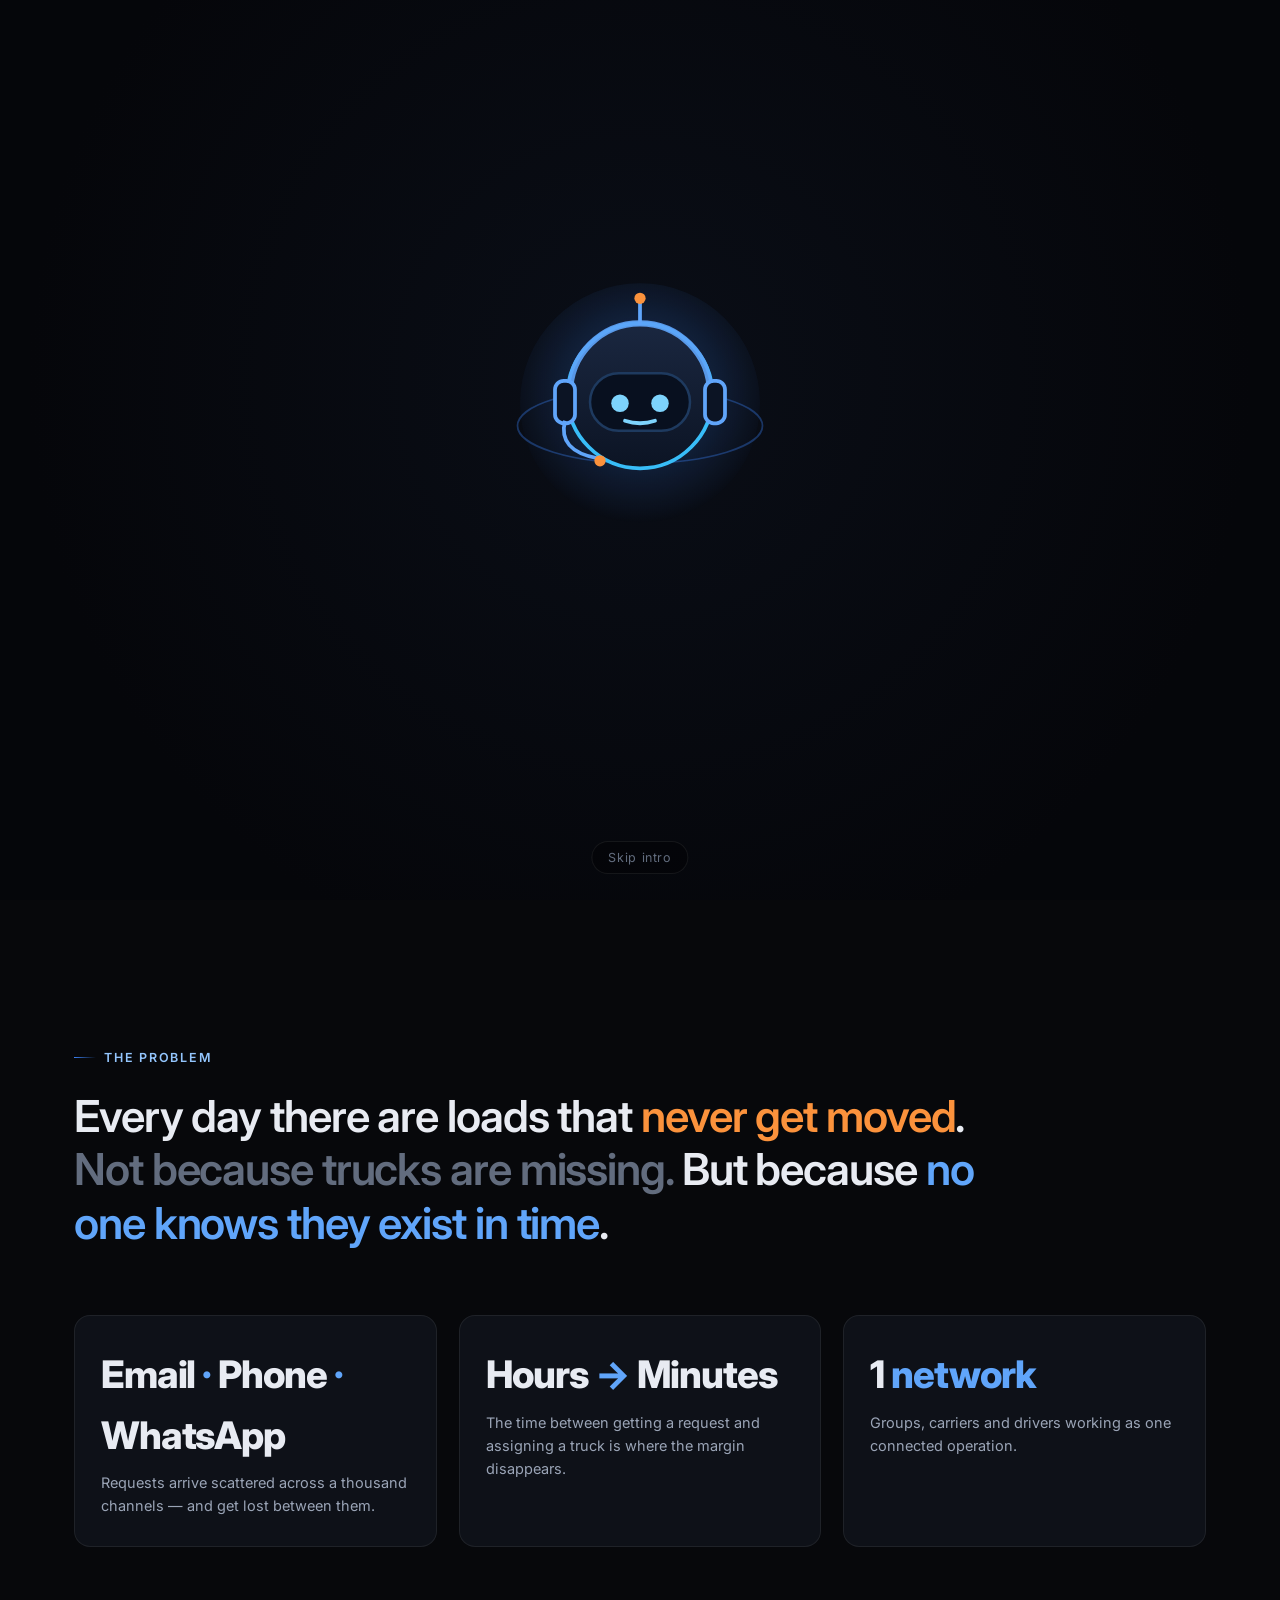
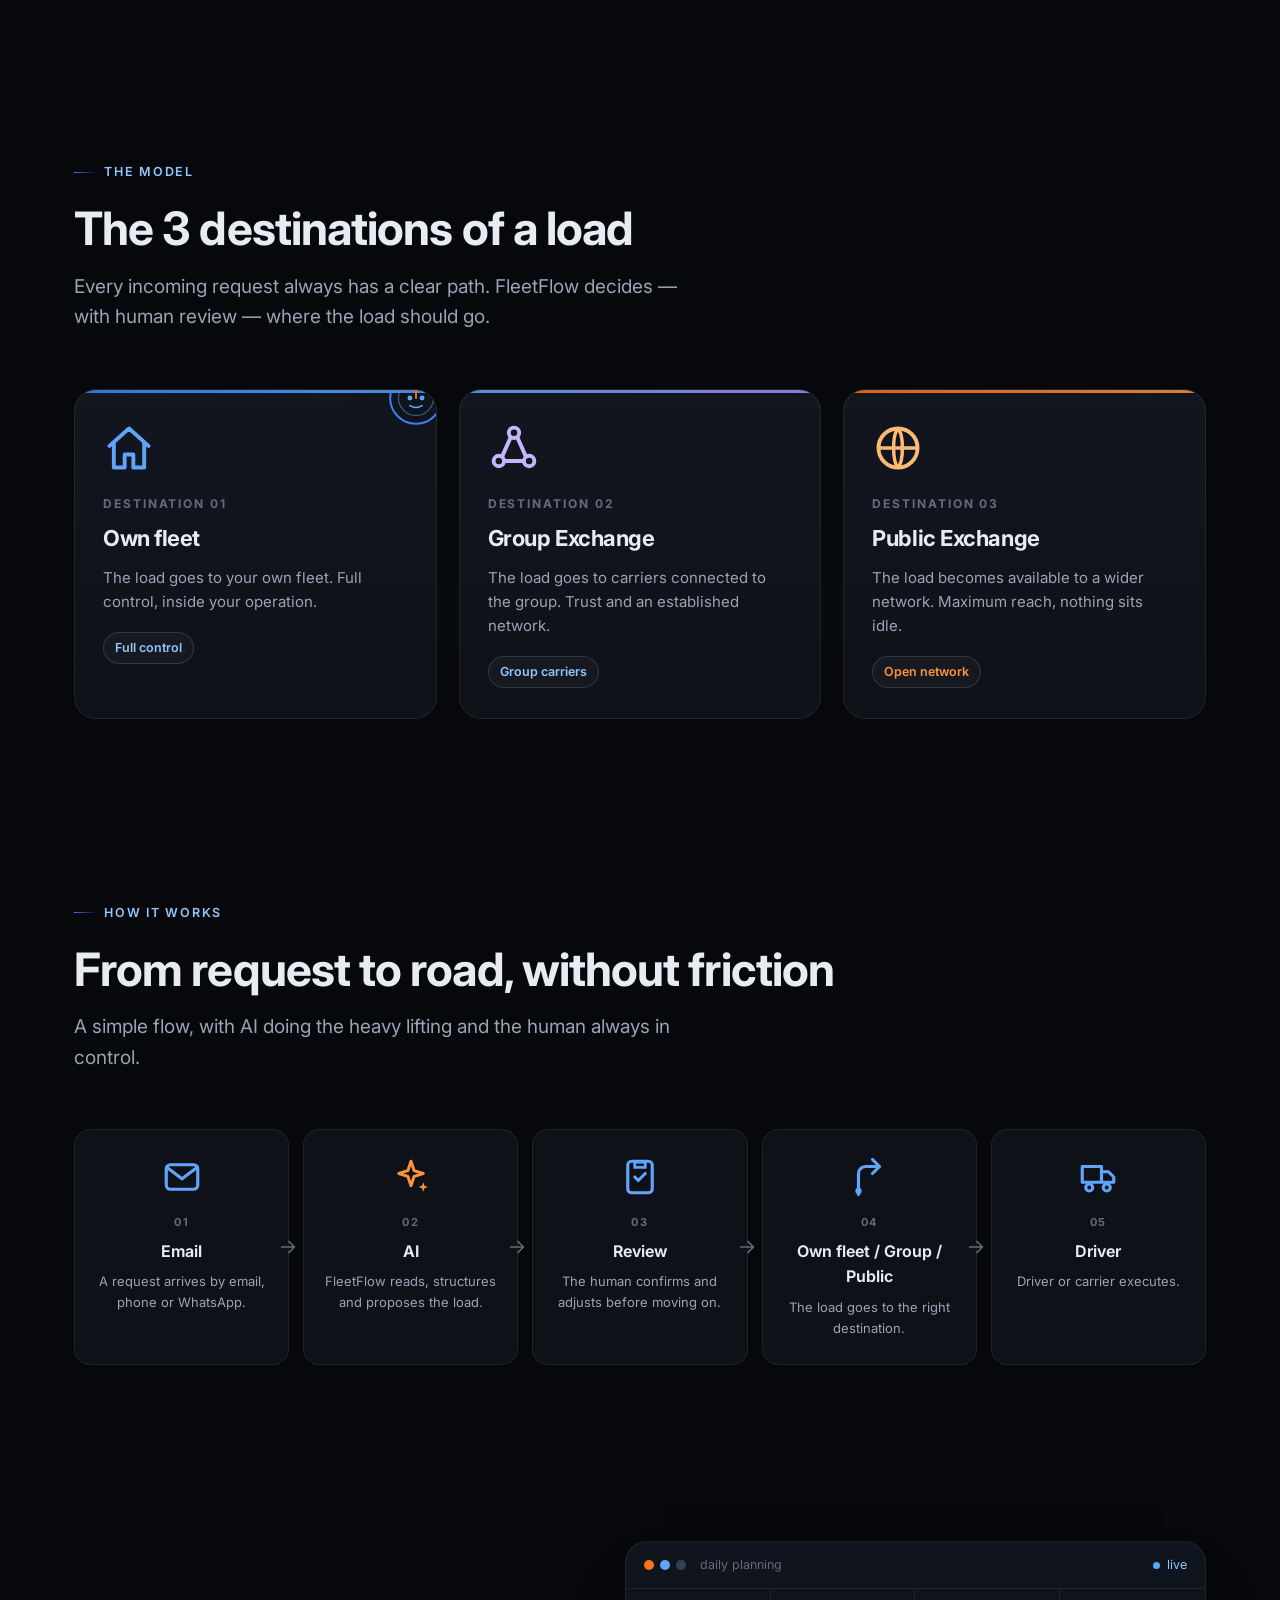
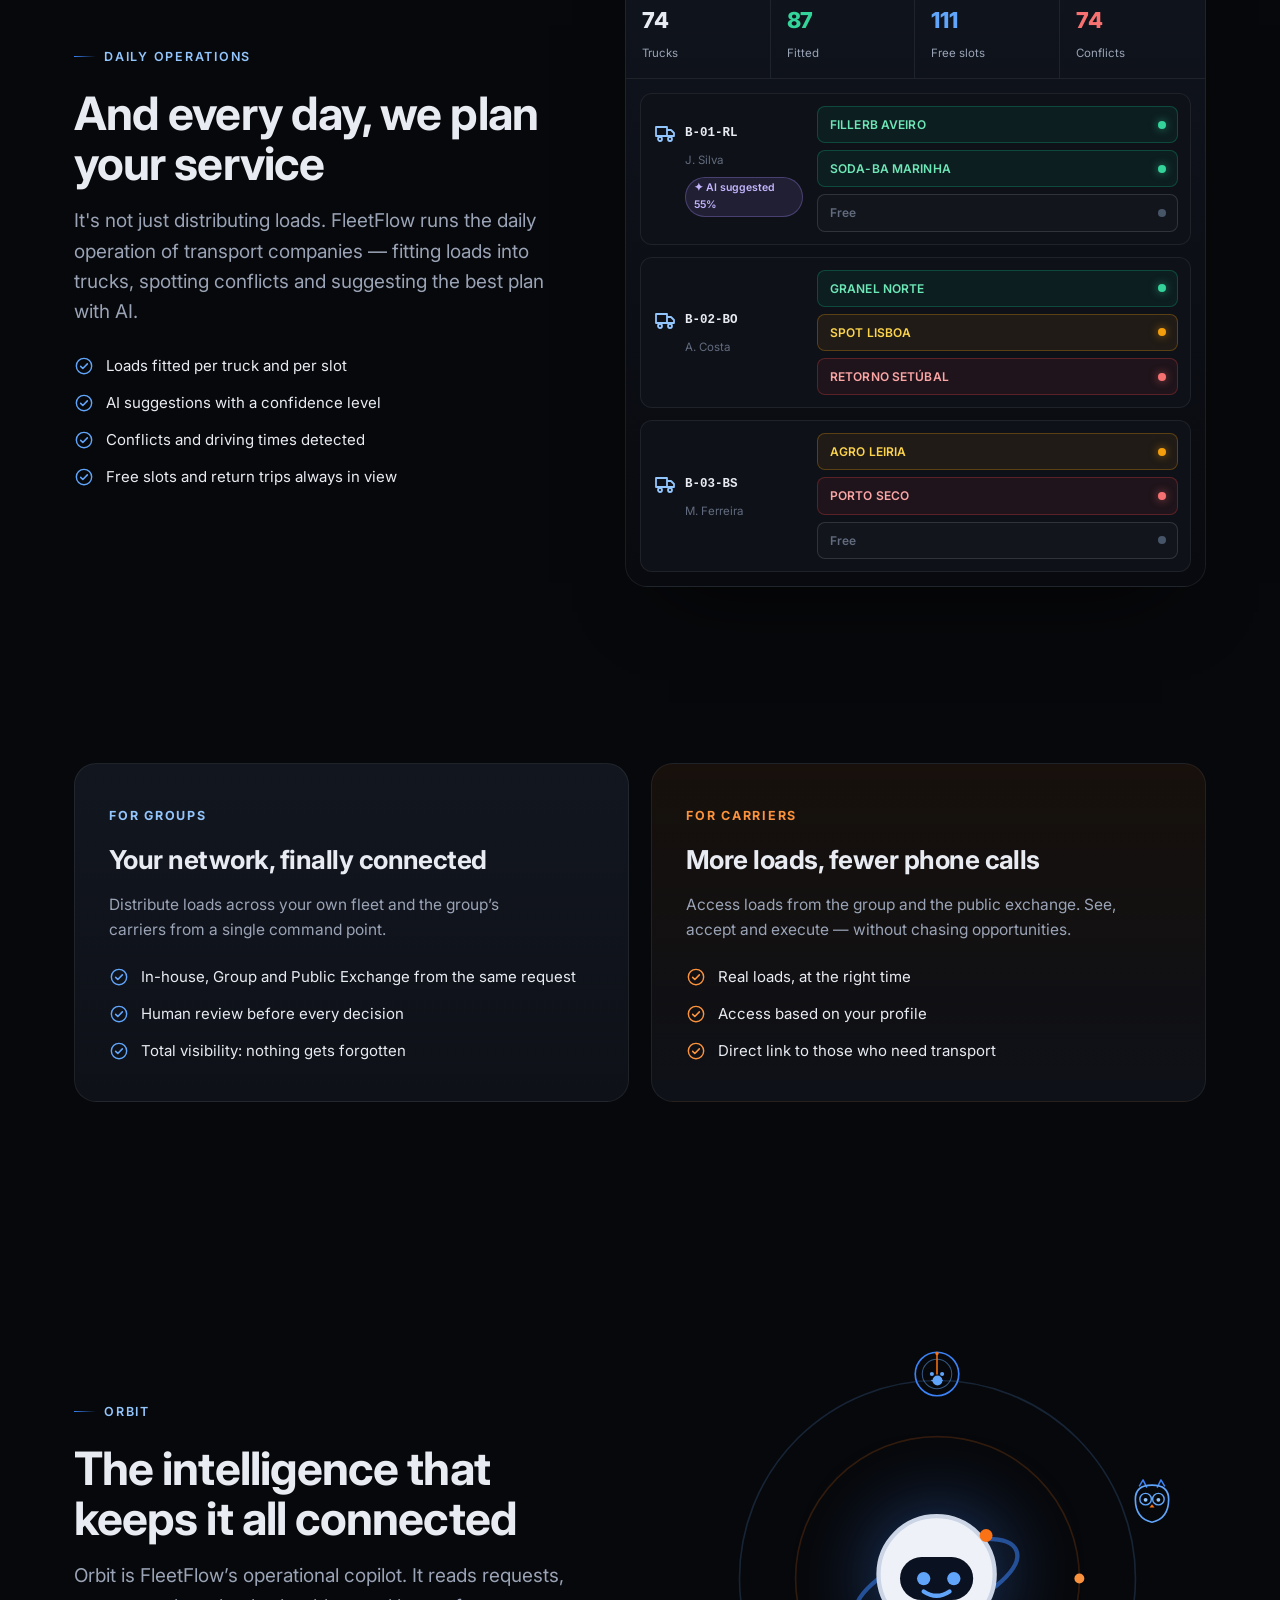
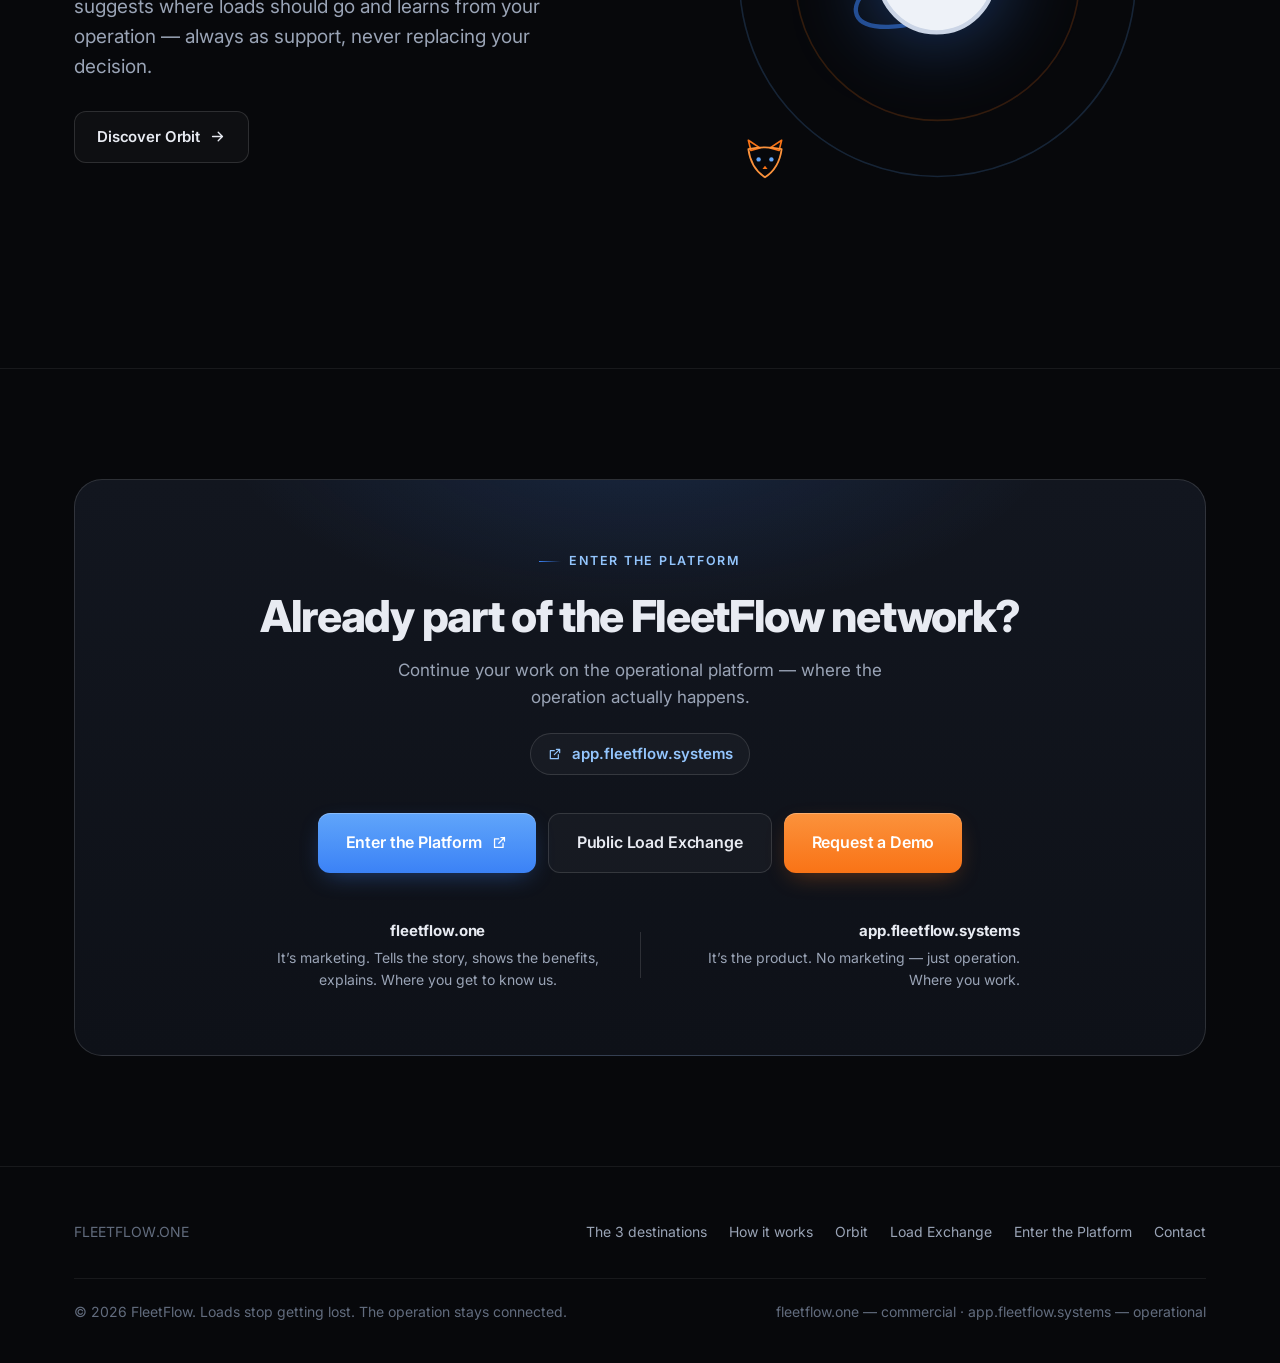
<file: landing/index.html>
<!DOCTYPE html>
<html lang="pt">
<head>
  <meta charset="UTF-8" />
  <meta name="viewport" content="width=device-width, initial-scale=1.0" />
  <title>FleetFlow — We Are Connected · Operação logística ligada</title>
  <meta name="description" content="A FleetFlow transforma pedidos de transporte recebidos por email, telefone ou WhatsApp em operações reais. Cargas deixam de ficar perdidas. A operação fica ligada." />
  <meta name="theme-color" content="#07080b" />
  <link rel="canonical" href="https://fleetflow.one/" />

  <!-- Open Graph -->
  <meta property="og:type" content="website" />
  <meta property="og:title" content="FleetFlow — We Are Connected" />
  <meta property="og:description" content="Transformamos pedidos de transporte em operações prontas a executar. Casa, Bolsa do Grupo e Bolsa Pública — numa única rede operacional." />
  <meta property="og:url" content="https://fleetflow.one/" />
  <meta property="og:image" content="https://fleetflow.one/og-image.svg" />

  <!-- Fonts: Inter only, swap to avoid blocking render -->
  <link rel="preconnect" href="https://fonts.googleapis.com" />
  <link rel="preconnect" href="https://fonts.gstatic.com" crossorigin />
  <link rel="preload" as="style" href="https://fonts.googleapis.com/css2?family=Inter:wght@400;500;600;700;800&display=swap" />
  <link rel="stylesheet" href="https://fonts.googleapis.com/css2?family=Inter:wght@400;500;600;700;800&display=swap" media="all" />

  <link rel="stylesheet" href="assets/styles.css" />
  <link rel="icon" href="data:image/svg+xml,%3Csvg xmlns='http://www.w3.org/2000/svg' viewBox='0 0 32 32'%3E%3Cg fill='%23f97316'%3E%3Cpath d='M8,3H17L13.5,29H4.5Z'/%3E%3Cpath d='M15.6,3H29L25.8,10.4H13Z'/%3E%3Cpath d='M13.8,13.6H24.6L21.6,20.7H11.1Z'/%3E%3C/g%3E%3C/svg%3E" />

  <!-- i18n must run before the intro renders -->
  <script src="assets/i18n.js" defer></script>
</head>
<body>

  <!-- ============================================================
       SVG SPRITE — Orbit avatars + icons (recriados no estilo do produto)
       ============================================================ -->
  <svg width="0" height="0" style="position:absolute" aria-hidden="true" focusable="false">
    <defs>
      <!-- Brand mark — "F" angular FleetFlow (laranja) -->
      <symbol id="ff-mark" viewBox="0 0 32 32">
        <defs>
          <linearGradient id="ffMarkGrad" x1="0" y1="0" x2="1" y2="1">
            <stop offset="0" stop-color="#fdba74"/>
            <stop offset="0.55" stop-color="#f97316"/>
            <stop offset="1" stop-color="#ea580c"/>
          </linearGradient>
        </defs>
        <path d="M8 3 H17 L13.5 29 H4.5 Z" fill="url(#ffMarkGrad)"/>
        <path d="M15.6 3 H29 L25.8 10.4 H13 Z" fill="url(#ffMarkGrad)"/>
        <path d="M13.8 13.6 H24.6 L21.6 20.7 H11.1 Z" fill="url(#ffMarkGrad)"/>
        <path d="M8 3 H13.4 L12.2 9 H6.7 Z" fill="#000" opacity="0.16"/>
      </symbol>

      <!-- ===== Avatares Orbit (linha neon, fundo escuro) ===== -->
      <!-- 7 · Astronauta -->
      <symbol id="av-astronauta" viewBox="0 0 100 100">
        <ellipse cx="50" cy="52" rx="40" ry="15" fill="none" stroke="#3b82f6" stroke-width="2" opacity="0.55" transform="rotate(-22 50 52)"/>
        <circle cx="50" cy="48" r="27" fill="#eef2f8" stroke="#cbd5e6" stroke-width="2"/>
        <rect x="33" y="40" width="34" height="20" rx="10" fill="#0a1120"/>
        <circle cx="44" cy="50" r="3.1" fill="#60a5fa"/>
        <circle cx="58" cy="50" r="3.1" fill="#60a5fa"/>
        <path d="M44 56 q6 4 12 0" fill="none" stroke="#60a5fa" stroke-width="2" stroke-linecap="round"/>
        <circle cx="73" cy="30" r="3" fill="#f97316"/>
      </symbol>

      <!-- 11 · Raposa -->
      <symbol id="av-raposa" viewBox="0 0 100 100">
        <path d="M28 32 L24 16 L42 28 Z" fill="none" stroke="#f97316" stroke-width="2.6" stroke-linejoin="round"/>
        <path d="M72 32 L76 16 L58 28 Z" fill="none" stroke="#f97316" stroke-width="2.6" stroke-linejoin="round"/>
        <path d="M24 30 q26 -6 52 0 q-4 30 -26 44 q-22 -14 -26 -44 Z" fill="none" stroke="#fb923c" stroke-width="2.8" stroke-linejoin="round"/>
        <circle cx="40" cy="46" r="3.4" fill="#60a5fa"/>
        <circle cx="60" cy="46" r="3.4" fill="#60a5fa"/>
        <path d="M50 56 l-4 5 h8 Z" fill="#f97316"/>
      </symbol>

      <!-- 16 · Radar -->
      <symbol id="av-radar" viewBox="0 0 100 100">
        <circle cx="50" cy="50" r="34" fill="none" stroke="#3b82f6" stroke-width="2.6"/>
        <circle cx="50" cy="50" r="23" fill="none" stroke="#60a5fa" stroke-width="1.6" opacity="0.5"/>
        <path d="M50 50 L50 18" stroke="#f97316" stroke-width="2.4" stroke-linecap="round"/>
        <circle cx="42" cy="50" r="3.2" fill="#60a5fa"/>
        <circle cx="58" cy="50" r="3.2" fill="#60a5fa"/>
        <path d="M42 60 q8 5 16 0" fill="none" stroke="#60a5fa" stroke-width="2.2" stroke-linecap="round"/>
        <circle cx="50" cy="18" r="2.6" fill="#f97316"/>
      </symbol>

      <!-- 6 · Coruja -->
      <symbol id="av-coruja" viewBox="0 0 100 100">
        <path d="M30 24 L36 14 L42 26" fill="none" stroke="#3b82f6" stroke-width="2.4" stroke-linejoin="round"/>
        <path d="M70 24 L64 14 L58 26" fill="none" stroke="#3b82f6" stroke-width="2.4" stroke-linejoin="round"/>
        <path d="M24 44 q0 -22 26 -22 q26 0 26 22 q0 30 -26 36 q-26 -6 -26 -36 Z" fill="none" stroke="#60a5fa" stroke-width="2.6" stroke-linejoin="round"/>
        <circle cx="40" cy="44" r="9" fill="none" stroke="#60a5fa" stroke-width="2.2"/>
        <circle cx="60" cy="44" r="9" fill="none" stroke="#60a5fa" stroke-width="2.2"/>
        <circle cx="40" cy="45" r="3" fill="#93c5fd"/>
        <circle cx="60" cy="45" r="3" fill="#93c5fd"/>
        <path d="M50 52 l-4 5 h8 Z" fill="#f97316"/>
      </symbol>

      <!-- 10 · Minimal -->
      <symbol id="av-minimal" viewBox="0 0 100 100">
        <circle cx="50" cy="50" r="32" fill="none" stroke="#60a5fa" stroke-width="2.8"/>
        <circle cx="42" cy="47" r="3.4" fill="#60a5fa"/>
        <circle cx="60" cy="49" r="3.4" fill="#60a5fa"/>
        <circle cx="64" cy="36" r="2.6" fill="#f97316"/>
      </symbol>

      <!-- 8 · Camião -->
      <symbol id="av-camiao" viewBox="0 0 100 100">
        <rect x="20" y="34" width="42" height="32" rx="7" fill="none" stroke="#60a5fa" stroke-width="2.6"/>
        <path d="M62 44 h12 l8 9 v13 h-20 Z" fill="none" stroke="#3b82f6" stroke-width="2.6" stroke-linejoin="round"/>
        <circle cx="34" cy="72" r="6" fill="none" stroke="#f97316" stroke-width="2.6"/>
        <circle cx="68" cy="72" r="6" fill="none" stroke="#f97316" stroke-width="2.6"/>
        <circle cx="33" cy="48" r="3" fill="#60a5fa"/>
        <circle cx="47" cy="48" r="3" fill="#60a5fa"/>
        <path d="M33 56 q7 4 14 0" fill="none" stroke="#60a5fa" stroke-width="2.2" stroke-linecap="round"/>
      </symbol>

      <!-- ===== Ícones ===== -->
      <symbol id="i-home" viewBox="0 0 24 24"><path d="M3 11 12 3l9 8M5 9.5V21h5v-6h4v6h5V9.5" fill="none" stroke="currentColor" stroke-width="1.8" stroke-linecap="round" stroke-linejoin="round"/></symbol>
      <symbol id="i-network" viewBox="0 0 24 24"><circle cx="12" cy="5" r="2.4" fill="none" stroke="currentColor" stroke-width="1.8"/><circle cx="5" cy="18" r="2.4" fill="none" stroke="currentColor" stroke-width="1.8"/><circle cx="19" cy="18" r="2.4" fill="none" stroke="currentColor" stroke-width="1.8"/><path d="M10.5 7 6.5 16M13.5 7l4 9M7.4 18h9.2" fill="none" stroke="currentColor" stroke-width="1.8" stroke-linecap="round"/></symbol>
      <symbol id="i-globe" viewBox="0 0 24 24"><circle cx="12" cy="12" r="9" fill="none" stroke="currentColor" stroke-width="1.8"/><path d="M3 12h18M12 3c2.7 3 2.7 15 0 18M12 3c-2.7 3-2.7 15 0 18" fill="none" stroke="currentColor" stroke-width="1.6"/></symbol>
      <symbol id="i-mail" viewBox="0 0 24 24"><rect x="3" y="5" width="18" height="14" rx="2.4" fill="none" stroke="currentColor" stroke-width="1.8"/><path d="M4 7l8 6 8-6" fill="none" stroke="currentColor" stroke-width="1.8" stroke-linecap="round"/></symbol>
      <symbol id="i-spark" viewBox="0 0 24 24"><path d="M12 3l1.8 5.4L19 10l-5.2 1.6L12 17l-1.8-5.4L5 10l5.2-1.6z" fill="none" stroke="currentColor" stroke-width="1.7" stroke-linejoin="round"/><path d="M19 15l.7 2 2 .7-2 .7-.7 2-.7-2-2-.7 2-.7z" fill="currentColor"/></symbol>
      <symbol id="i-review" viewBox="0 0 24 24"><rect x="5" y="3" width="14" height="18" rx="2.2" fill="none" stroke="currentColor" stroke-width="1.8"/><path d="M9 12l2 2 4-4" fill="none" stroke="currentColor" stroke-width="1.8" stroke-linecap="round" stroke-linejoin="round"/><path d="M9 3.5h6v3H9z" fill="none" stroke="currentColor" stroke-width="1.6"/></symbol>
      <symbol id="i-split" viewBox="0 0 24 24"><path d="M6 20V8a4 4 0 0 1 4-4h8M14 8l4-4-4-4" fill="none" stroke="currentColor" stroke-width="1.8" stroke-linecap="round" stroke-linejoin="round" transform="translate(0 2)"/><circle cx="6" cy="20" r="1.8" fill="currentColor"/></symbol>
      <symbol id="i-truck" viewBox="0 0 24 24"><path d="M3 6h11v9H3zM14 9h4l3 3v3h-7z" fill="none" stroke="currentColor" stroke-width="1.8" stroke-linejoin="round"/><circle cx="7" cy="18" r="2" fill="none" stroke="currentColor" stroke-width="1.8"/><circle cx="17" cy="18" r="2" fill="none" stroke="currentColor" stroke-width="1.8"/></symbol>
      <symbol id="i-check" viewBox="0 0 24 24"><circle cx="12" cy="12" r="9.2" fill="none" stroke="currentColor" stroke-width="1.7"/><path d="M8 12.4l2.6 2.6L16 9.5" fill="none" stroke="currentColor" stroke-width="1.9" stroke-linecap="round" stroke-linejoin="round"/></symbol>
      <symbol id="i-arrow" viewBox="0 0 24 24"><path d="M5 12h13M13 6l6 6-6 6" fill="none" stroke="currentColor" stroke-width="1.9" stroke-linecap="round" stroke-linejoin="round"/></symbol>
      <symbol id="i-external" viewBox="0 0 24 24"><path d="M14 5h5v5M19 5l-8 8M17 13v6H5V7h6" fill="none" stroke="currentColor" stroke-width="1.8" stroke-linecap="round" stroke-linejoin="round"/></symbol>
      <symbol id="i-play" viewBox="0 0 24 24"><circle cx="12" cy="12" r="9.2" fill="none" stroke="currentColor" stroke-width="1.7"/><path d="M10 8.5l6 3.5-6 3.5z" fill="currentColor"/></symbol>
    </defs>
  </svg>

  <!-- ============================================================
       INTRO SEQUENCE
       ============================================================ -->
  <div class="cine" id="cine" aria-hidden="true">
    <!-- camada de fundo: rede logística que nasce + partículas -->
    <div class="cine__sky">
      <svg class="cine__net" id="cineNet" viewBox="0 0 1200 700" preserveAspectRatio="xMidYMid slice"></svg>
    </div>

    <div class="cine__stage">
      <!-- a pequena luz azul inicial -->
      <div class="cine__spark" id="cineSpark"></div>

      <!-- o avatar-guia vivo -->
      <svg class="cine__avatar" id="cav" viewBox="0 0 240 250" aria-hidden="true">
        <defs>
          <radialGradient id="cavHalo" cx="50%" cy="45%" r="55%">
            <stop offset="0%" stop-color="#38bdf8" stop-opacity="0.55"/>
            <stop offset="55%" stop-color="#3b82f6" stop-opacity="0.16"/>
            <stop offset="100%" stop-color="#3b82f6" stop-opacity="0"/>
          </radialGradient>
          <linearGradient id="cavHead" x1="0" y1="0" x2="0" y2="1">
            <stop offset="0%" stop-color="#1a2740"/><stop offset="100%" stop-color="#0c1424"/>
          </linearGradient>
        </defs>

        <circle class="cav-halo" cx="120" cy="110" r="96" fill="url(#cavHalo)"/>
        <ellipse class="cav-ring" cx="120" cy="128" rx="98" ry="30" fill="none" stroke="#3b82f6" stroke-width="1.4" opacity="0.35"/>

        <g id="cav-root">
          <!-- braço (aceno / apontar) -->
          <g id="cav-arm">
            <path class="cav-arm-seg" d="M170 150 q34 -6 44 -34" fill="none" stroke="#38bdf8" stroke-width="9" stroke-linecap="round"/>
            <circle class="cav-hand" cx="216" cy="112" r="11" fill="#0c1424" stroke="#38bdf8" stroke-width="3.4"/>
          </g>

          <g id="cav-body">
            <!-- cabeça / capacete -->
            <circle class="cav-head" cx="120" cy="104" r="58" fill="url(#cavHead)" stroke="#38bdf8" stroke-width="3"/>
            <!-- auscultadores (diretor de operações) -->
            <path class="cav-set" d="M64 102 a56 56 0 0 1 112 0" fill="none" stroke="#60a5fa" stroke-width="5" stroke-linecap="round" opacity="0.9"/>
            <rect class="cav-ear" x="52" y="92" width="16" height="34" rx="7" fill="#0c1424" stroke="#60a5fa" stroke-width="3"/>
            <rect class="cav-ear" x="172" y="92" width="16" height="34" rx="7" fill="#0c1424" stroke="#60a5fa" stroke-width="3"/>
            <path class="cav-mic" d="M60 124 q-6 24 26 30" fill="none" stroke="#60a5fa" stroke-width="3"/>
            <circle class="cav-mic-tip" cx="88" cy="156" r="4.5" fill="#fb923c"/>
            <!-- antena -->
            <line x1="120" y1="46" x2="120" y2="30" stroke="#60a5fa" stroke-width="3" stroke-linecap="round"/>
            <circle class="cav-antenna" cx="120" cy="26" r="4.5" fill="#fb923c"/>

            <!-- visor -->
            <rect class="cav-visor" x="80" y="86" width="80" height="46" rx="23" fill="#08101f" stroke="#1e3a5f" stroke-width="2"/>

            <!-- olhos -->
            <g id="cav-eyes">
              <g id="cav-pupils">
                <circle class="cav-eye" cx="104" cy="110" r="7"/>
                <circle class="cav-eye" cx="136" cy="110" r="7"/>
              </g>
              <rect class="cav-lid" x="94" y="98" width="20" height="24" rx="6"/>
              <rect class="cav-lid" x="126" y="98" width="20" height="24" rx="6"/>
            </g>

            <!-- boca: neutra + sorriso -->
            <path class="cav-mouth cav-mouth--neutral" d="M108 124 q12 4 24 0" fill="none" stroke="#7dd3fc" stroke-width="3" stroke-linecap="round"/>
            <path class="cav-mouth cav-mouth--smile" d="M104 122 q16 12 32 0" fill="none" stroke="#7dd3fc" stroke-width="3.4" stroke-linecap="round"/>
          </g>
        </g>
      </svg>

      <!-- balão de fala (escrita letra a letra) -->
      <div class="cine__bubble" id="cineBubble">
        <p class="cine__text"><span id="cineText"></span><i class="cine__caret"></i></p>
      </div>

      <!-- a construção Email → IA → Casa/Grupo/Público -->
      <svg class="cine__flow" id="cineFlow" viewBox="0 0 360 320" aria-hidden="true">
        <g class="cflow-line cflow-l1"><path d="M180 64 V104" fill="none" stroke="#3b82f6" stroke-width="2" stroke-dasharray="40" stroke-dashoffset="40"/></g>
        <g class="cflow-line cflow-l2"><path d="M180 150 C120 180 90 196 70 224" fill="none" stroke="#3b82f6" stroke-width="2" stroke-dasharray="120" stroke-dashoffset="120"/></g>
        <g class="cflow-line cflow-l3"><path d="M180 150 V224" fill="none" stroke="#a78bfa" stroke-width="2" stroke-dasharray="80" stroke-dashoffset="80"/></g>
        <g class="cflow-line cflow-l4"><path d="M180 150 C240 180 270 196 290 224" fill="none" stroke="#fb923c" stroke-width="2" stroke-dasharray="120" stroke-dashoffset="120"/></g>

        <g class="cflow-node cflow-email">
          <circle cx="180" cy="44" r="20" fill="#0e1626" stroke="#60a5fa" stroke-width="2"/>
          <use href="#i-mail" x="167" y="31" width="26" height="26" color="#93c5fd"/>
          <text x="180" y="14" text-anchor="middle" fill="#cdd6e6" font-size="12" font-family="Inter" font-weight="600">Email</text>
        </g>
        <g class="cflow-node cflow-ia">
          <circle cx="180" cy="128" r="24" fill="#0e1626" stroke="#60a5fa" stroke-width="2.4"/>
          <use href="#i-spark" x="166" y="114" width="28" height="28" color="#fdba74"/>
          <text x="180" y="170" text-anchor="middle" fill="#cdd6e6" font-size="12" font-family="Inter" font-weight="600" data-i18n="cine.ia">IA</text>
        </g>
        <g class="cflow-node cflow-casa">
          <circle cx="70" cy="244" r="20" fill="#0e1626" stroke="#60a5fa" stroke-width="2"/>
          <use href="#i-home" x="58" y="232" width="24" height="24" color="#93c5fd"/>
          <text x="70" y="284" text-anchor="middle" fill="#9aa4b6" font-size="11" font-family="Inter" data-i18n="netcard.casa">Frota própria</text>
        </g>
        <g class="cflow-node cflow-grupo">
          <circle cx="180" cy="244" r="20" fill="#0e1626" stroke="#a78bfa" stroke-width="2"/>
          <use href="#i-network" x="168" y="232" width="24" height="24" color="#c4b5fd"/>
          <text x="180" y="284" text-anchor="middle" fill="#9aa4b6" font-size="11.5" font-family="Inter" data-i18n="netcard.grupo">Grupo</text>
        </g>
        <g class="cflow-node cflow-publico">
          <circle cx="290" cy="244" r="20" fill="#0e1626" stroke="#fb923c" stroke-width="2"/>
          <use href="#i-globe" x="278" y="232" width="24" height="24" color="#fdba74"/>
          <text x="290" y="284" text-anchor="middle" fill="#9aa4b6" font-size="11.5" font-family="Inter" data-i18n="netcard.publica">Pública</text>
        </g>
      </svg>

      <!-- revelação do logo oficial -->
      <div class="cine__logo" id="cineLogo">
        <img src="assets/brand/fleetflow_logo_nobg.png" alt="FleetFlow.one" width="449" height="174" />
        <span class="cine__logo-tag">WE ARE CONNECTED</span>
      </div>
    </div>

    <button class="cine__skip" id="cineSkip" type="button" data-i18n="cine.skip">Saltar introdução</button>
  </div>

  <!-- ============================================================
       HEADER
       ============================================================ -->
  <header class="header" id="header">
    <div class="wrap header__inner">
      <a class="brand" href="#top" aria-label="FleetFlow.one">
        <img class="brand__logo" src="assets/brand/fleetflow_logo_nobg.png" alt="FleetFlow.one" width="449" height="174" />
      </a>
      <nav class="nav" aria-label="Principal">
        <a class="nav__link" href="#problema" data-i18n="nav.problem">O problema</a>
        <a class="nav__link" href="#destinos" data-i18n="nav.destinos">Os 3 destinos</a>
        <a class="nav__link" href="#como" data-i18n="nav.como">Como funciona</a>
        <a class="nav__link" href="#orbit" data-i18n="nav.orbit">Orbit</a>
        <a class="nav__link" href="https://app.fleetflow.systems/bolsa" rel="noopener" data-i18n="nav.bolsa">Bolsa de Cargas</a>
        <div class="lang" role="group" aria-label="Idioma / Language / Idioma">
          <button class="lang__btn" type="button" data-lang="pt">PT</button>
          <button class="lang__btn" type="button" data-lang="en">EN</button>
          <button class="lang__btn" type="button" data-lang="es">ES</button>
        </div>
        <a class="nav__cta" href="https://app.fleetflow.systems" rel="noopener" data-i18n="nav.entrar">Entrar</a>
      </nav>
    </div>
  </header>

  <main id="top">

    <!-- ========================================================
         HERO
         ======================================================== -->
    <section class="hero">
      <svg class="hero__net" id="heroNet" viewBox="0 0 1200 600" preserveAspectRatio="xMidYMid slice" aria-hidden="true"></svg>
      <div class="hero__particles" id="heroParticles" aria-hidden="true"></div>
      <div class="hero__pulse" aria-hidden="true"></div>
      <div class="hero__depth" aria-hidden="true"></div>
      <div class="wrap hero__grid">
        <div class="hero__copy" data-peek-slot data-peek-style="top:-34px; right:-10px;">
          <span class="hero__tag">FleetFlow <b>· WE ARE CONNECTED</b></span>
          <h1 class="hero__title" data-i18n="hero.title">Cargas deixam de ficar perdidas.<br /><span class="grad">A operação fica ligada.</span></h1>
          <p class="hero__sub" data-i18n="hero.sub">A FleetFlow transforma pedidos de transporte recebidos por <strong>email, telefone ou WhatsApp</strong> em operações prontas a executar — ligando grupos, transportistas e motoristas numa única rede.</p>
          <div class="hero__cta">
            <a class="btn btn--primary btn--lg" href="https://app.fleetflow.systems" rel="noopener"><span data-i18n="hero.cta1">Entrar / Registar</span> <svg aria-hidden="true"><use href="#i-arrow"/></svg></a>
            <a class="btn btn--ghost btn--lg" href="https://app.fleetflow.systems/bolsa" rel="noopener" data-i18n="hero.cta2">Ver Bolsa de Cargas</a>
            <a class="btn btn--ghost btn--lg" href="#demo" data-i18n="hero.cta3">Pedir Demonstração</a>
          </div>
          <div class="hero__trust">
            <span data-i18n="hero.trust1">Email → IA → Operação</span>
            <span data-i18n="hero.trust2">Frota · Grupo · Pública</span>
            <span data-i18n="hero.trust3">Sem cargas perdidas</span>
          </div>
        </div>

        <!-- Rede logística abstrata -->
        <div class="hero__visual" data-peek-slot data-peek-style="bottom:-26px; left:-22px;">
          <div class="netcard">
            <div class="netcard__head">
              <span class="netcard__dots"><i style="background:#f97316"></i><i style="background:#60a5fa"></i><i style="background:#334155"></i></span>
              <span data-i18n="netcard.label">rede operacional</span>
              <span class="netcard__live">live</span>
            </div>
            <svg class="netcard__svg" viewBox="0 0 400 330" role="img" aria-label="Rede logística: um pedido distribuído entre frota própria, grupo e bolsa pública">
              <defs>
                <linearGradient id="route" x1="0" y1="0" x2="1" y2="1">
                  <stop offset="0%" stop-color="#3b82f6"/><stop offset="100%" stop-color="#60a5fa"/>
                </linearGradient>
                <radialGradient id="nodeGlow"><stop offset="0%" stop-color="#60a5fa" stop-opacity="0.5"/><stop offset="100%" stop-color="#60a5fa" stop-opacity="0"/></radialGradient>
              </defs>

              <!-- routes -->
              <g fill="none" stroke="url(#route)" stroke-width="1.6" opacity="0.7">
                <path id="r1" class="route-dash" d="M70 60 C140 70 150 150 200 165"/>
                <path id="r2" class="route-dash" d="M200 165 C260 150 300 90 330 70"/>
                <path id="r3" class="route-dash" d="M200 165 C250 200 280 250 320 270"/>
                <path id="r4" class="route-dash" d="M200 165 C150 200 120 250 80 270"/>
                <path id="r5" class="route-dash" d="M200 165 C200 210 200 240 200 285" stroke="#f97316"/>
              </g>

              <!-- moving packets -->
              <circle r="3" fill="#60a5fa"><animateMotion dur="4s" repeatCount="indefinite"><mpath href="#r1"/></animateMotion></circle>
              <circle r="3" fill="#60a5fa"><animateMotion dur="5s" repeatCount="indefinite"><mpath href="#r3"/></animateMotion></circle>
              <circle r="3" fill="#fb923c"><animateMotion dur="4.6s" repeatCount="indefinite"><mpath href="#r5"/></animateMotion></circle>
              <circle r="3" fill="#60a5fa"><animateMotion dur="5.4s" repeatCount="indefinite"><mpath href="#r4"/></animateMotion></circle>

              <!-- central hub -->
              <circle cx="200" cy="165" r="30" fill="url(#nodeGlow)"/>
              <circle cx="200" cy="165" r="17" fill="#0e1422" stroke="#60a5fa" stroke-width="2"/>
              <use href="#i-spark" x="188" y="153" width="24" height="24" color="#60a5fa"/>
              <text x="200" y="210" text-anchor="middle" fill="#9aa4b6" font-size="10" font-family="Inter" data-i18n="netcard.ia">IA + Revisão</text>

              <!-- source node -->
              <circle cx="70" cy="60" r="13" fill="#0e1422" stroke="#60a5fa" stroke-width="1.8" class="node-pulse"/>
              <use href="#i-mail" x="61" y="51" width="18" height="18" color="#93c5fd"/>
              <text x="70" y="92" text-anchor="middle" fill="#626c7e" font-size="9.5" font-family="Inter" data-i18n="netcard.pedido">pedido</text>

              <!-- destination nodes -->
              <g font-family="Inter" font-size="9.5" text-anchor="middle">
                <circle cx="330" cy="70" r="12" fill="#0e1422" stroke="#60a5fa" stroke-width="1.8" class="node-pulse node-pulse--2"/>
                <use href="#i-home" x="322" y="62" width="16" height="16" color="#93c5fd"/>
                <text x="330" y="98" fill="#9aa4b6" data-i18n="netcard.casa">Frota própria</text>

                <circle cx="320" cy="270" r="12" fill="#0e1422" stroke="#a78bfa" stroke-width="1.8" class="node-pulse node-pulse--3"/>
                <use href="#i-network" x="312" y="262" width="16" height="16" color="#c4b5fd"/>
                <text x="320" y="298" fill="#9aa4b6" data-i18n="netcard.grupo">Grupo</text>

                <circle cx="80" cy="270" r="12" fill="#0e1422" stroke="#fb923c" stroke-width="1.8" class="node-pulse node-pulse--4"/>
                <use href="#i-globe" x="72" y="262" width="16" height="16" color="#fdba74"/>
                <text x="80" y="298" fill="#9aa4b6" data-i18n="netcard.publica">Pública</text>

                <circle cx="200" cy="285" r="11" fill="#0e1422" stroke="#fb923c" stroke-width="1.8" class="node-pulse node-pulse--5"/>
                <use href="#i-truck" x="192" y="277" width="16" height="16" color="#fdba74"/>
              </g>
            </svg>
          </div>
        </div>
      </div>
    </section>

    <!-- ========================================================
         PROBLEMA
         ======================================================== -->
    <section class="section" id="problema">
      <div class="wrap">
        <div class="reveal"><span class="eyebrow" data-i18n="prob.eyebrow">O problema</span></div>
        <p class="problem__quote reveal" data-delay="1" data-i18n="prob.quote">
          Todos os dias existem cargas que <span class="orange">não são feitas</span>.
          <span class="dim">Não porque faltem camiões.</span>
          Mas porque <span class="blue">ninguém sabe que elas existem a tempo</span>.
        </p>
        <div class="problem__stats">
          <div class="stat reveal" data-delay="1">
            <div class="stat__num" data-i18n="prob.s1num">Email <span class="u">·</span> Tel <span class="u">·</span> WhatsApp</div>
            <div class="stat__label" data-i18n="prob.s1label">Os pedidos chegam dispersos por mil canais — e perdem-se entre eles.</div>
          </div>
          <div class="stat reveal" data-delay="2">
            <div class="stat__num" data-i18n="prob.s2num">Horas <span class="u">→</span> Minutos</div>
            <div class="stat__label" data-i18n="prob.s2label">O tempo entre receber um pedido e ter um camião atribuído é onde a margem desaparece.</div>
          </div>
          <div class="stat reveal" data-delay="3">
            <div class="stat__num" data-i18n="prob.s3num">1 <span class="u">rede</span></div>
            <div class="stat__label" data-i18n="prob.s3label">Grupos, transportistas e motoristas a trabalhar como uma só operação ligada.</div>
          </div>
        </div>
      </div>
    </section>

    <!-- ========================================================
         OS 3 DESTINOS DA CARGA
         ======================================================== -->
    <section class="section section--tight" id="destinos">
      <div class="wrap">
        <div class="reveal"><span class="eyebrow" data-i18n="dest.eyebrow">O modelo</span>
          <h2 class="h-section" data-i18n="dest.h">Os 3 destinos da carga</h2>
          <p class="lead" data-i18n="dest.lead">Cada pedido que entra tem sempre um caminho claro. A FleetFlow decide — com revisão humana — para onde a carga deve ir.</p>
        </div>
        <div class="dest__grid">
          <article class="dest dest--1 reveal" data-delay="1" data-peek-slot data-peek-style="top:-30px; right:-18px;">
            <svg class="dest__ico" viewBox="0 0 24 24" color="#60a5fa" aria-hidden="true"><use href="#i-home"/></svg>
            <div class="dest__n" data-i18n="dest.n1">Destino 01</div>
            <h3 class="dest__t" data-i18n="dest.t1">Frota própria</h3>
            <p class="dest__d" data-i18n="dest.d1">A carga vai para a sua frota própria. Controlo total, dentro da sua operação.</p>
            <span class="dest__tag" data-i18n="dest.tag1">Controlo total</span>
          </article>
          <article class="dest dest--2 reveal" data-delay="2">
            <svg class="dest__ico" viewBox="0 0 24 24" color="#c4b5fd" aria-hidden="true"><use href="#i-network"/></svg>
            <div class="dest__n" data-i18n="dest.n2">Destino 02</div>
            <h3 class="dest__t" data-i18n="dest.t2">Bolsa do Grupo</h3>
            <p class="dest__d" data-i18n="dest.d2">A carga vai para os transportistas ligados ao grupo. Confiança e rede já estabelecida.</p>
            <span class="dest__tag" data-i18n="dest.tag2">Transportistas do grupo</span>
          </article>
          <article class="dest dest--3 reveal" data-delay="3">
            <svg class="dest__ico" viewBox="0 0 24 24" color="#fdba74" aria-hidden="true"><use href="#i-globe"/></svg>
            <div class="dest__n" data-i18n="dest.n3">Destino 03</div>
            <h3 class="dest__t" data-i18n="dest.t3">Bolsa Pública</h3>
            <p class="dest__d" data-i18n="dest.d3">A carga fica disponível para uma rede mais ampla. Alcance máximo, nada fica parado.</p>
            <span class="dest__tag" data-i18n="dest.tag3">Rede aberta</span>
          </article>
        </div>
      </div>
    </section>

    <!-- ========================================================
         COMO FUNCIONA
         ======================================================== -->
    <section class="section section--tight" id="como">
      <div class="wrap">
        <div class="reveal"><span class="eyebrow" data-i18n="como.eyebrow">Como funciona</span>
          <h2 class="h-section" data-i18n="como.h">Do pedido à estrada, sem fricção</h2>
          <p class="lead" data-i18n="como.lead">Um fluxo simples, com a IA a fazer o trabalho pesado e o humano sempre no controlo.</p>
        </div>
        <div class="flow">
          <div class="step reveal" data-delay="1">
            <svg class="step__ico" viewBox="0 0 24 24" aria-hidden="true"><use href="#i-mail"/></svg>
            <div class="step__n">01</div><div class="step__t" data-i18n="step1.t">Email</div>
            <p class="step__d" data-i18n="step1.d">Pedido chega por email, telefone ou WhatsApp.</p>
            <svg class="step__arrow" width="22" height="22" aria-hidden="true"><use href="#i-arrow"/></svg>
          </div>
          <div class="step step--ai reveal" data-delay="2">
            <svg class="step__ico" viewBox="0 0 24 24" aria-hidden="true"><use href="#i-spark"/></svg>
            <div class="step__n">02</div><div class="step__t" data-i18n="step2.t">IA</div>
            <p class="step__d" data-i18n="step2.d">A FleetFlow lê, estrutura e propõe a carga.</p>
            <svg class="step__arrow" width="22" height="22" aria-hidden="true"><use href="#i-arrow"/></svg>
          </div>
          <div class="step reveal" data-delay="3">
            <svg class="step__ico" viewBox="0 0 24 24" aria-hidden="true"><use href="#i-review"/></svg>
            <div class="step__n">03</div><div class="step__t" data-i18n="step3.t">Revisão</div>
            <p class="step__d" data-i18n="step3.d">O humano confirma e ajusta antes de avançar.</p>
            <svg class="step__arrow" width="22" height="22" aria-hidden="true"><use href="#i-arrow"/></svg>
          </div>
          <div class="step reveal" data-delay="4">
            <svg class="step__ico" viewBox="0 0 24 24" aria-hidden="true"><use href="#i-split"/></svg>
            <div class="step__n">04</div><div class="step__t" data-i18n="step4.t">Frota / Grupo / Público</div>
            <p class="step__d" data-i18n="step4.d">A carga segue para o destino certo.</p>
            <svg class="step__arrow" width="22" height="22" aria-hidden="true"><use href="#i-arrow"/></svg>
          </div>
          <div class="step reveal" data-delay="4">
            <svg class="step__ico" viewBox="0 0 24 24" aria-hidden="true"><use href="#i-truck"/></svg>
            <div class="step__n">05</div><div class="step__t" data-i18n="step5.t">Motorista</div>
            <p class="step__d" data-i18n="step5.d">Motorista ou transportista executa.</p>
          </div>
        </div>
      </div>
    </section>

    <!-- ========================================================
         OPERAÇÃO DIÁRIA (planeador)
         ======================================================== -->
    <section class="section section--tight" id="operacao">
      <div class="wrap ops">
        <div class="ops__copy reveal">
          <span class="eyebrow" data-i18n="ops.eyebrow">Operação diária</span>
          <h2 class="h-section" data-i18n="ops.h">E todos os dias, planeamos o seu serviço</h2>
          <p class="lead" data-i18n="ops.lead">Não é só distribuir cargas. A FleetFlow gere a operação diária das empresas de transporte — encaixa cargas nos camiões, deteta conflitos e sugere o melhor plano com IA.</p>
          <div class="aud__list" style="margin-top:26px">
            <div class="aud__item"><svg aria-hidden="true"><use href="#i-check"/></svg> <span data-i18n="ops.b1">Encaixe de cargas por camião e por slot</span></div>
            <div class="aud__item"><svg aria-hidden="true"><use href="#i-check"/></svg> <span data-i18n="ops.b2">Sugestões de IA com nível de confiança</span></div>
            <div class="aud__item"><svg aria-hidden="true"><use href="#i-check"/></svg> <span data-i18n="ops.b3">Conflitos e tempos de condução detetados</span></div>
            <div class="aud__item"><svg aria-hidden="true"><use href="#i-check"/></svg> <span data-i18n="ops.b4">Slots livres e retornos sempre à vista</span></div>
          </div>
        </div>

        <div class="ops__board reveal" data-delay="1" data-peek-slot data-peek-style="top:-30px; right:-16px;">
          <div class="board">
            <div class="board__head">
              <span class="netcard__dots"><i style="background:#f97316"></i><i style="background:#60a5fa"></i><i style="background:#334155"></i></span>
              <span data-i18n="ops.board">planeamento diário</span>
              <span class="netcard__live">live</span>
            </div>
            <div class="board__stats">
              <div class="bstat"><b>74</b><span data-i18n="ops.camioes">Camiões</span></div>
              <div class="bstat"><b class="g">87</b><span data-i18n="ops.encaixadas">Encaixadas</span></div>
              <div class="bstat"><b class="b">111</b><span data-i18n="ops.slots">Slots livres</span></div>
              <div class="bstat"><b class="r">74</b><span data-i18n="ops.conflitos">Conflitos</span></div>
            </div>
            <div class="board__rows">
              <div class="brow">
                <div class="btruck">
                  <svg viewBox="0 0 24 24" aria-hidden="true"><use href="#i-truck"/></svg>
                  <span class="btruck__id">B-01-RL</span><span class="btruck__drv">J. Silva</span>
                  <span class="bai">✦ <span data-i18n="ops.ai">Sugerido pela IA</span> 55%</span>
                </div>
                <div class="bslots">
                  <span class="chip chip--ok">FILLERB AVEIRO</span>
                  <span class="chip chip--ok">SODA-BA MARINHA</span>
                  <span class="chip chip--free" data-i18n="ops.livre">Livre</span>
                </div>
              </div>
              <div class="brow">
                <div class="btruck">
                  <svg viewBox="0 0 24 24" aria-hidden="true"><use href="#i-truck"/></svg>
                  <span class="btruck__id">B-02-BO</span><span class="btruck__drv">A. Costa</span>
                </div>
                <div class="bslots">
                  <span class="chip chip--ok">GRANEL NORTE</span>
                  <span class="chip chip--warn">SPOT LISBOA</span>
                  <span class="chip chip--bad">RETORNO SETÚBAL</span>
                </div>
              </div>
              <div class="brow">
                <div class="btruck">
                  <svg viewBox="0 0 24 24" aria-hidden="true"><use href="#i-truck"/></svg>
                  <span class="btruck__id">B-03-BS</span><span class="btruck__drv">M. Ferreira</span>
                </div>
                <div class="bslots">
                  <span class="chip chip--warn">AGRO LEIRIA</span>
                  <span class="chip chip--bad">PORTO SECO</span>
                  <span class="chip chip--free" data-i18n="ops.livre">Livre</span>
                </div>
              </div>
            </div>
          </div>
        </div>
      </div>
    </section>

    <!-- ========================================================
         AUDIÊNCIAS
         ======================================================== -->
    <section class="section section--tight">
      <div class="wrap aud">
        <div class="aud__card reveal" data-delay="1">
          <span class="aud__kicker" data-i18n="aud.g.kicker">Para grupos</span>
          <h3 class="aud__t" data-i18n="aud.g.t">A sua rede, finalmente ligada</h3>
          <p class="aud__d" data-i18n="aud.g.d">Distribua cargas pela frota própria e pelos transportistas do grupo a partir de um único ponto de comando.</p>
          <div class="aud__list">
            <div class="aud__item"><svg aria-hidden="true"><use href="#i-check"/></svg> <span data-i18n="aud.g.i1">Casa, Grupo e Bolsa Pública a partir do mesmo pedido</span></div>
            <div class="aud__item"><svg aria-hidden="true"><use href="#i-check"/></svg> <span data-i18n="aud.g.i2">Revisão humana antes de cada decisão</span></div>
            <div class="aud__item"><svg aria-hidden="true"><use href="#i-check"/></svg> <span data-i18n="aud.g.i3">Visibilidade total: nada fica esquecido</span></div>
          </div>
        </div>
        <div class="aud__card aud__card--orange reveal" data-delay="2">
          <span class="aud__kicker" data-i18n="aud.t.kicker">Para transportistas</span>
          <h3 class="aud__t" data-i18n="aud.t.t">Mais cargas, menos telefonemas</h3>
          <p class="aud__d" data-i18n="aud.t.d">Aceda às cargas do grupo e da bolsa pública. Veja, aceite e execute — sem andar a perseguir oportunidades.</p>
          <div class="aud__list">
            <div class="aud__item"><svg aria-hidden="true"><use href="#i-check"/></svg> <span data-i18n="aud.t.i1">Cargas reais, no momento certo</span></div>
            <div class="aud__item"><svg aria-hidden="true"><use href="#i-check"/></svg> <span data-i18n="aud.t.i2">Acesso conforme o seu perfil</span></div>
            <div class="aud__item"><svg aria-hidden="true"><use href="#i-check"/></svg> <span data-i18n="aud.t.i3">Ligação direta a quem precisa de transporte</span></div>
          </div>
        </div>
      </div>
    </section>

    <!-- ========================================================
         ORBIT
         ======================================================== -->
    <section class="section orbit" id="orbit">
      <div class="wrap orbit__grid">
        <div class="reveal">
          <span class="eyebrow" data-i18n="orbit.eyebrow">Orbit</span>
          <h2 class="h-section" data-i18n="orbit.h">A inteligência que mantém tudo ligado</h2>
          <p class="lead" data-i18n="orbit.lead">O Orbit é o copiloto operacional da FleetFlow. Lê os pedidos, sugere o destino da carga e aprende com a sua operação — sempre como apoio, nunca a substituir a sua decisão.</p>
          <div class="hero__cta" style="margin-top:28px">
            <a class="btn btn--ghost" href="https://app.fleetflow.systems" rel="noopener"><span data-i18n="orbit.cta">Conhecer o Orbit</span> <svg aria-hidden="true"><use href="#i-arrow"/></svg></a>
          </div>
        </div>
        <div class="orbit__stage reveal" data-delay="1">
          <svg class="orbit__rings" viewBox="0 0 300 300" aria-hidden="true">
            <g class="orbit__spin" style="transform-origin:150px 150px">
              <circle cx="150" cy="150" r="120" fill="none" stroke="rgba(96,165,250,0.18)" stroke-width="1"/>
              <circle cx="150" cy="30" r="3" fill="#60a5fa"/>
            </g>
            <g class="orbit__spin--rev" style="transform-origin:150px 150px">
              <circle cx="150" cy="150" r="86" fill="none" stroke="rgba(249,115,22,0.18)" stroke-width="1"/>
              <circle cx="236" cy="150" r="3" fill="#fb923c"/>
            </g>
          </svg>
          <svg class="orbit__hero-avatar" viewBox="0 0 100 100" aria-hidden="true"><use href="#av-astronauta"/></svg>
          <svg class="orbit__sat orbit__sat--a" viewBox="0 0 100 100" aria-hidden="true"><use href="#av-radar"/></svg>
          <svg class="orbit__sat orbit__sat--b" viewBox="0 0 100 100" aria-hidden="true"><use href="#av-raposa"/></svg>
          <svg class="orbit__sat orbit__sat--c" viewBox="0 0 100 100" aria-hidden="true"><use href="#av-coruja"/></svg>
        </div>
      </div>
    </section>

    <!-- ========================================================
         PLATAFORMA / CTA FINAL
         ======================================================== -->
    <section class="platform" id="demo">
      <div class="wrap">
        <div class="platform__card reveal">
          <span class="eyebrow" style="justify-content:center" data-i18n="plat.eyebrow">Entrar na plataforma</span>
          <h2 class="platform__t" data-i18n="plat.t">Já faz parte da rede FleetFlow?</h2>
          <p class="platform__d" data-i18n="plat.d">Continue o seu trabalho na plataforma operacional — onde a operação realmente acontece.</p>
          <div class="platform__url"><svg width="16" height="16" aria-hidden="true"><use href="#i-external"/></svg> app.fleetflow.systems</div>
          <div class="platform__cta">
            <a class="btn btn--primary btn--lg" href="https://app.fleetflow.systems" rel="noopener"><span data-i18n="plat.cta1">Entrar na Plataforma</span> <svg aria-hidden="true"><use href="#i-external"/></svg></a>
            <a class="btn btn--ghost btn--lg" href="https://app.fleetflow.systems/bolsa" rel="noopener" data-i18n="plat.cta2">Bolsa de Cargas Pública</a>
            <a class="btn btn--orange btn--lg" href="mailto:fleetflow.one@gmail.com?subject=Pedido%20de%20Demonstra%C3%A7%C3%A3o%20FleetFlow" data-i18n="plat.cta3">Pedir Demonstração</a>
          </div>

          <div class="platform__split">
            <div>
              <b>fleetflow.one</b>
              <span data-i18n="plat.one.d">É marketing. Conta a história, mostra as vantagens, explica. Onde nos conhece.</span>
            </div>
            <div class="vs"></div>
            <div class="right">
              <b>app.fleetflow.systems</b>
              <span data-i18n="plat.app.d">É o produto. Nada de marketing — só operação. Onde se trabalha.</span>
            </div>
          </div>
        </div>
      </div>
    </section>
  </main>

  <!-- ============================================================
       FOOTER
       ============================================================ -->
  <footer class="footer">
    <div class="wrap">
      <div class="footer__top">
        <a class="brand" href="#top" aria-label="FleetFlow">
          <svg class="brand__mark" viewBox="0 0 32 32" aria-hidden="true"><use href="#ff-mark"/></svg>
          <span class="brand__word">FLEETFLOW</span><span class="brand__dot">.ONE</span>
        </a>
        <nav class="footer__links" aria-label="Rodapé">
          <a href="#destinos" data-i18n="nav.destinos">Os 3 destinos</a>
          <a href="#como" data-i18n="nav.como">Como funciona</a>
          <a href="#orbit" data-i18n="nav.orbit">Orbit</a>
          <a href="https://app.fleetflow.systems/bolsa" rel="noopener" data-i18n="nav.bolsa">Bolsa de Cargas</a>
          <a href="https://app.fleetflow.systems" rel="noopener" data-i18n="plat.cta1">Entrar na Plataforma</a>
          <a href="mailto:fleetflow.one@gmail.com" data-i18n="foot.contacto">Contacto</a>
        </nav>
      </div>
      <div class="footer__bottom">
        <span>© <span id="year">2026</span> <span data-i18n="foot.copy">FleetFlow. Cargas deixam de ficar perdidas. A operação fica ligada.</span></span>
        <span data-i18n="foot.sep">fleetflow.one — comercial · app.fleetflow.systems — operacional</span>
      </div>
    </div>
  </footer>

  <script src="assets/main.js" defer></script>
</body>
</html>
</file>
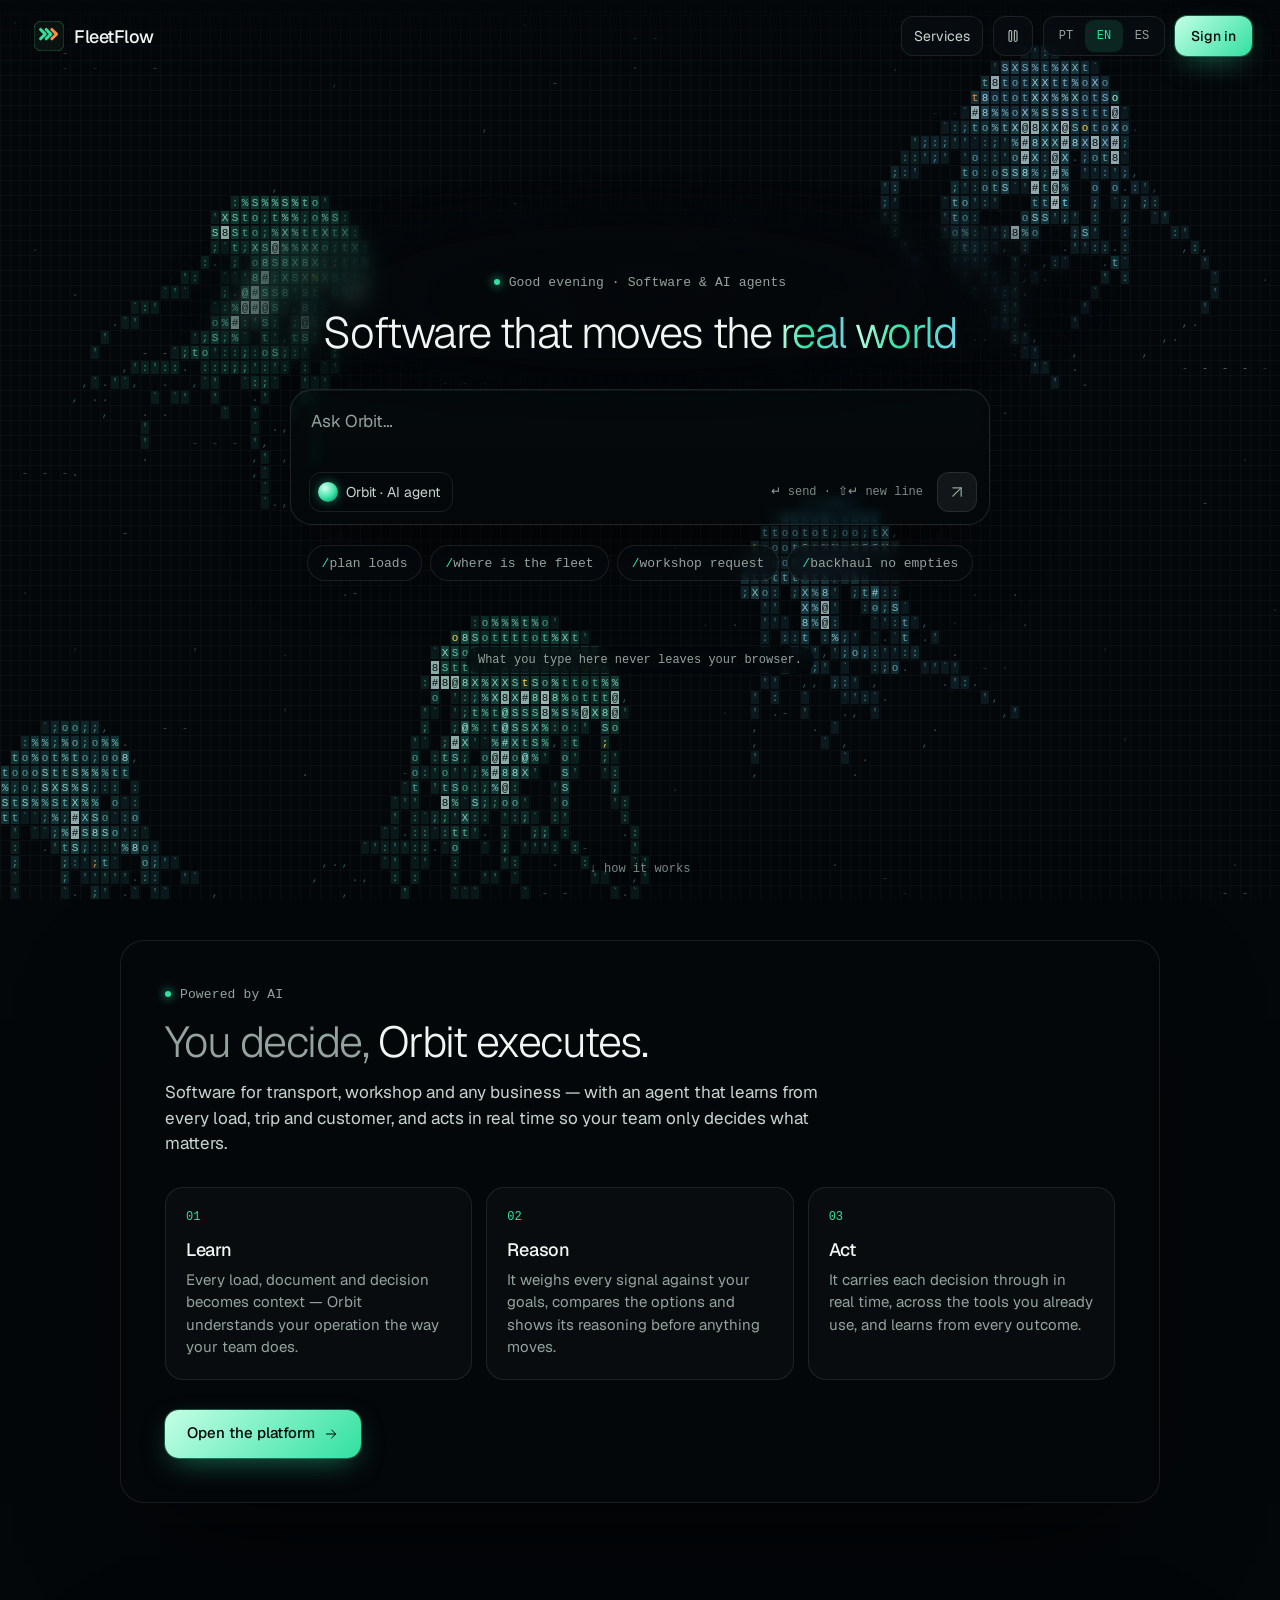
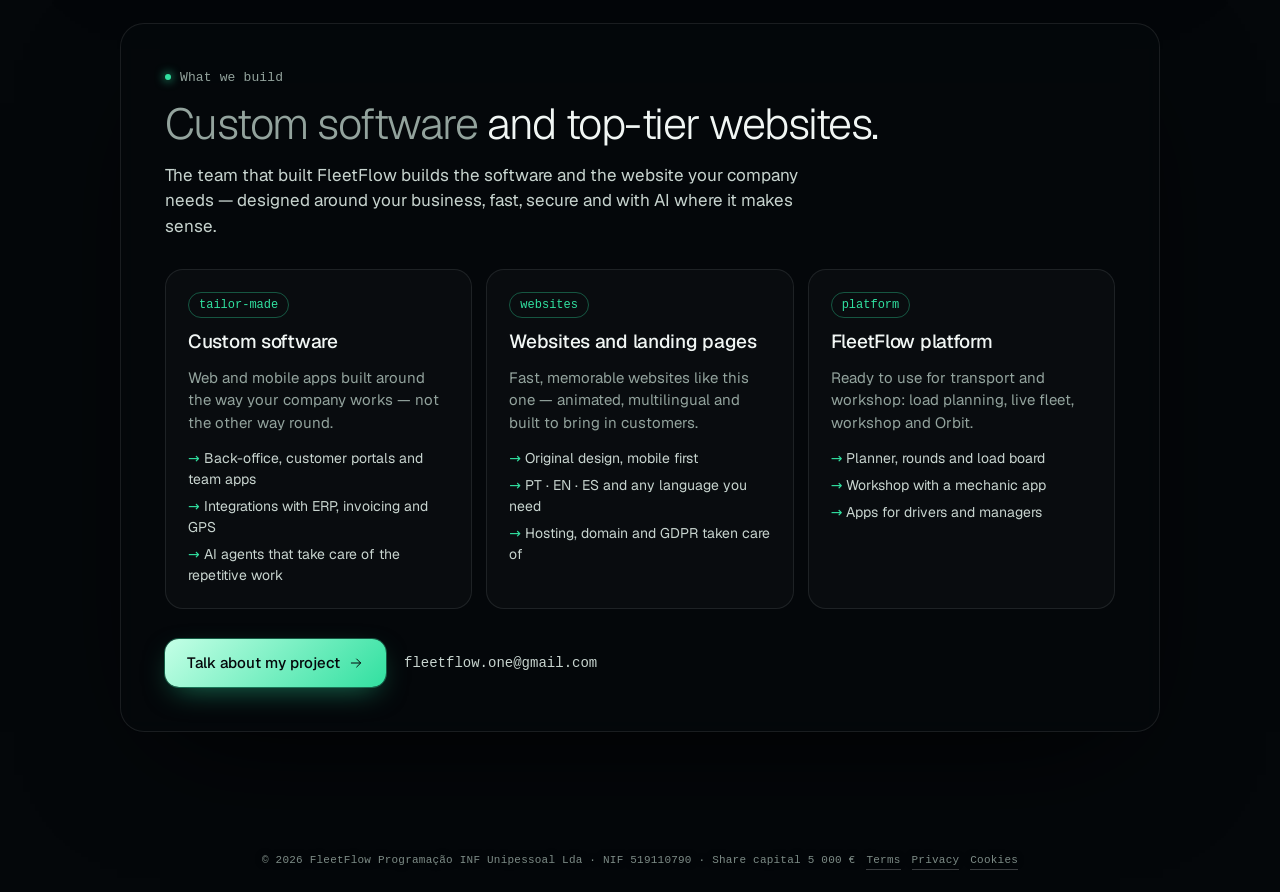
<file: medusas/index.html>
<!doctype html>
<html lang="pt">
<head>
<meta charset="utf-8">
<meta name="viewport" content="width=device-width, initial-scale=1, viewport-fit=cover">
<title>FleetFlow — Software e IA que movem o mundo real</title>
<meta name="description" content="Software para transporte, oficina e qualquer negócio, com o agente de IA Orbit. Entra na plataforma.">
<meta name="theme-color" content="#04070a">
<meta name="color-scheme" content="dark">
<meta property="og:type" content="website">
<meta property="og:site_name" content="FleetFlow">
<meta property="og:title" content="FleetFlow — Software que move o mundo real">
<meta property="og:description" content="Software para transporte, oficina e qualquer negócio, com o agente de IA Orbit.">
<meta property="og:url" content="https://fleetflow.one/">
<meta property="og:image" content="https://fleetflow.one/og.png">
<meta property="og:image:width" content="1200">
<meta property="og:image:height" content="630">
<meta property="og:locale" content="pt_PT">
<meta name="twitter:card" content="summary_large_image">
<meta name="twitter:title" content="FleetFlow — Software que move o mundo real">
<meta name="twitter:image" content="https://fleetflow.one/og.png">
<link rel="icon" href="data:image/svg+xml,%3Csvg xmlns='http://www.w3.org/2000/svg' viewBox='0 0 32 32'%3E%3Crect width='32' height='32' rx='7' fill='%23000'/%3E%3Cg stroke='%2331e0a0' stroke-width='3.4' fill='none' stroke-linecap='round' stroke-linejoin='round'%3E%3Cpath d='M7 9l5 5-5 5M13 9l5 5-5 5'/%3E%3Cpath d='M19 9l5 5-5 5' stroke='%23fb923c'/%3E%3C/g%3E%3C/svg%3E">
<link rel="preload" href="../fonts/geist.woff2" as="font" type="font/woff2" crossorigin>
<!--
  Landing FleetFlow (21/11/2026): fundo de medusas em ASCII desenhadas ao vivo num canvas.
  Base: template "Kurage Dashboard" (HorizonX, licença comercial da conta) adaptado à FleetFlow —
  cores da marca, Orbit, PT/EN/ES, fonte local (RGPD), sem bibliotecas e sem chamadas a terceiros.
  A caixa "Pergunta ao Orbit" NÃO envia nada: convida a entrar na plataforma. Versão anterior: /maos/.
-->
<style>
@font-face{font-family:"Geist";src:url("../fonts/geist.woff2") format("woff2");font-weight:100 900;font-style:normal;font-display:swap}

/* ---------- tokens: primitivos -> papéis ---------- */
:root{
  color-scheme:dark;
  --ink-950:#04070a; --ink-900:#060a0e; --ink-850:#0a0f14; --ink-800:#0e141b; --ink-700:#151d26;
  --mist-50:#f1f6f4; --mist-200:#c8d4cf; --mist-400:#93a39d; --mist-500:#7c8b86;
  --green-200:#c4ffe6; --green-300:#31e0a0; --green-soft:#9dffd0; --cyan-300:#6fd6f0; --orange-300:#fb923c; --red-300:#fca5a5;

  --bg:var(--ink-950);
  --surface:rgba(9,14,18,.72);
  --surface-solid:var(--ink-850);
  --surface-hover:rgba(255,255,255,.055);
  --border:rgba(255,255,255,.09);
  --border-strong:rgba(255,255,255,.18);
  --text:var(--mist-50);
  --text-2:var(--mist-200);
  --text-muted:var(--mist-400);
  --text-faint:var(--mist-500);
  --accent:var(--green-300);
  --accent-2:var(--cyan-300);
  --danger:var(--red-300);
  --focus:#7ff0c4;

  --font-sans:"Geist", ui-sans-serif, system-ui, -apple-system, "Segoe UI", Roboto, sans-serif;
  --font-mono:ui-monospace, "SF Mono", "Cascadia Mono", Menlo, Consolas, "Liberation Mono", monospace;

  --composer-radius:22px;
  --control:40px;
  --ease:cubic-bezier(.2,.7,.2,1);
}

*,*::before,*::after{box-sizing:border-box}
html{background:var(--bg);overflow-x:clip;-webkit-text-size-adjust:100%;scroll-behavior:smooth}
body{margin:0;min-height:100dvh;overflow-x:clip;background:var(--bg);color:var(--text);font-family:var(--font-sans);font-size:16px;line-height:1.5;-webkit-font-smoothing:antialiased;-moz-osx-font-smoothing:grayscale}
button,input,textarea{font:inherit;color:inherit}
button{background:none;border:0;padding:0;cursor:pointer}
a{color:inherit}
:focus-visible{outline:2px solid var(--focus);outline-offset:2px}
.sr-only{position:absolute!important;width:1px;height:1px;padding:0;margin:-1px;overflow:hidden;clip:rect(0 0 0 0);white-space:nowrap;border:0}
.i{width:20px;height:20px;flex:none;fill:none;stroke:currentColor;stroke-width:1.5;stroke-linecap:round;stroke-linejoin:round}
.i-sm{width:16px;height:16px}
kbd{font-family:var(--font-mono);font-size:12px;font-weight:400}

.skip{position:fixed;left:12px;top:12px;z-index:100;padding:10px 14px;border-radius:10px;background:var(--mist-50);color:var(--ink-950);font-weight:500;text-decoration:none;transform:translateY(-160%);transition:transform .15s}
.skip:focus{transform:none}

/* ---------- oceano (camada ASCII) ---------- */
.ocean{position:fixed;inset:0;z-index:0;pointer-events:none;
  background-image:linear-gradient(to right,rgba(255,255,255,.03) 1px,transparent 1px),linear-gradient(to bottom,rgba(255,255,255,.03) 1px,transparent 1px);
  background-size:var(--cw,10px) var(--ch,15px);
  -webkit-mask-image:radial-gradient(140% 120% at 50% 45%,#000 55%,rgba(0,0,0,.55) 100%);
          mask-image:radial-gradient(140% 120% at 50% 45%,#000 55%,rgba(0,0,0,.55) 100%)}
.ocean canvas{display:block;width:100%;height:100%}

/* ---------- barra de topo ---------- */
.topbar{position:fixed;top:0;left:0;right:0;z-index:20;display:flex;align-items:center;gap:10px;padding:calc(14px + env(safe-area-inset-top,0px)) clamp(16px,3vw,28px) 14px;
  background:linear-gradient(180deg,rgba(4,7,10,.82),rgba(4,7,10,0))}
.brand{display:inline-flex;align-items:center;gap:10px;height:44px;padding:0 6px;margin-right:auto;border-radius:12px;color:var(--text);text-decoration:none}
.brand-mark{width:30px;height:30px;flex:none}
.wordmark{font-size:18px;font-weight:500;letter-spacing:-.025em}
.pill{display:inline-flex;align-items:center;justify-content:center;gap:8px;height:40px;padding:0 12px;border-radius:12px;background:var(--surface);border:1px solid var(--border);color:var(--text-2);font-size:14px;text-decoration:none;-webkit-backdrop-filter:blur(14px);backdrop-filter:blur(14px);transition:border-color .15s,color .15s}
.pill:hover{border-color:var(--border-strong);color:var(--text)}
.pill.icon{width:40px;padding:0}
.langs{display:inline-flex;align-items:center;height:40px;padding:3px;border-radius:12px;background:var(--surface);border:1px solid var(--border);-webkit-backdrop-filter:blur(14px);backdrop-filter:blur(14px)}
.langs button{height:32px;min-width:38px;padding:0 8px;border-radius:9px;font-family:var(--font-mono);font-size:12px;color:var(--text-muted)}
.langs button:hover{color:var(--text)}
.langs button[aria-pressed="true"]{background:rgba(49,224,160,.12);color:var(--accent)}
.cta{display:inline-flex;align-items:center;justify-content:center;gap:8px;height:40px;padding:0 16px;border-radius:12px;font-size:14px;font-weight:500;text-decoration:none;color:var(--ink-950);
  background:linear-gradient(135deg,var(--green-200),var(--green-300));box-shadow:0 0 0 1px rgba(49,224,160,.35),0 10px 30px -10px rgba(49,224,160,.55);transition:transform .15s,box-shadow .2s}
.cta:hover{box-shadow:0 0 0 1px rgba(49,224,160,.6),0 12px 36px -8px rgba(49,224,160,.7)}
.cta:active{transform:scale(.97)}
.cta-lg{height:48px;padding:0 22px;border-radius:14px;font-size:15px}

/* ---------- palco ---------- */
main{position:relative;z-index:2}
.stage{position:relative;display:flex;flex-direction:column;align-items:center;justify-content:center;min-height:100dvh;padding:110px 20px 64px}
.core{position:relative;display:flex;flex-direction:column;align-items:center;width:min(700px,100%)}
.intro{position:relative;display:flex;flex-direction:column;align-items:center;width:100%}
.halo{position:absolute;z-index:-1;inset:-100px -20% -34px;pointer-events:none;border-radius:50%;
  background:radial-gradient(closest-side,rgba(4,7,10,.84),rgba(4,7,10,.6) 52%,rgba(4,7,10,0) 100%);
  -webkit-backdrop-filter:blur(10px);backdrop-filter:blur(10px);
  -webkit-mask-image:radial-gradient(closest-side,#000 58%,transparent 100%);mask-image:radial-gradient(closest-side,#000 58%,transparent 100%)}
.eyebrow{margin:0 0 14px;font-family:var(--font-mono);font-size:13px;color:var(--text-muted);letter-spacing:.01em;text-align:center}
.eyebrow .dot{display:inline-block;width:6px;height:6px;margin-right:9px;border-radius:50%;vertical-align:1px;background:var(--accent);box-shadow:0 0 10px 1px rgba(49,224,160,.7)}
h1{width:100%;margin:0 0 30px;font-size:clamp(1.875rem,1.05rem + 2.1vw,2.875rem);font-weight:300;line-height:1.1;letter-spacing:-.04em;text-align:center}
/* título rotativo: todas as linhas na mesma célula da grelha, o bloco não salta */
.hl{display:grid}
.hl-line{grid-area:1/1;align-self:center;visibility:hidden;text-wrap:balance}
.hl-line.is-on{visibility:visible}
.hl-w{display:inline-block;padding:.06em 0;will-change:transform,filter,opacity}
.hl-accent{background:linear-gradient(100deg,var(--green-200) 5%,var(--green-300) 45%,var(--cyan-300) 100%);-webkit-background-clip:text;background-clip:text;color:transparent}

/* caixa do Orbit */
.composer{width:100%;padding:18px 12px 12px 18px;border-radius:var(--composer-radius);background:linear-gradient(180deg,rgba(6,12,14,.5),rgba(6,12,14,.36));border:1px solid rgba(255,255,255,.11);
  box-shadow:inset 0 1px 0 rgba(255,255,255,.05),0 40px 90px -36px rgba(0,0,0,.95);
  -webkit-backdrop-filter:blur(4px) saturate(1.5) brightness(.68);backdrop-filter:blur(4px) saturate(1.5) brightness(.68);transition:border-color .2s,box-shadow .2s}
.composer:focus-within{border-color:rgba(49,224,160,.7);box-shadow:inset 0 1px 0 rgba(255,255,255,.05),0 0 0 4px rgba(49,224,160,.09),0 40px 90px -36px rgba(0,0,0,.95)}
.composer.is-error{border-color:rgba(252,165,165,.8);box-shadow:inset 0 1px 0 rgba(255,255,255,.05),0 0 0 4px rgba(252,165,165,.1)}
.composer textarea{display:block;width:100%;min-height:54px;max-height:224px;padding:0 6px 0 2px;border:0;outline:0;resize:none;background:transparent;color:var(--text);font-size:17px;line-height:1.55;scrollbar-width:thin;scrollbar-color:rgba(255,255,255,.18) transparent}
.composer textarea::placeholder{color:var(--text-muted);opacity:1}
.toolbar{display:flex;align-items:center;justify-content:space-between;gap:10px;margin-top:10px}
.who{display:inline-flex;align-items:center;gap:8px;height:var(--control);padding:0 12px 0 8px;border-radius:12px;border:1px solid var(--border);font-size:14px;color:var(--text-2)}
.who .orb{width:20px;height:20px;border-radius:50%;background:radial-gradient(circle at 35% 30%,#d6fff0,#31e0a0 55%,#0b6b4b);box-shadow:0 0 12px -2px rgba(49,224,160,.8)}
.tools-right{display:flex;align-items:center;gap:6px}
.hint{margin:0 8px 0 0;font-family:var(--font-mono);font-size:12px;color:var(--text-faint);white-space:nowrap}
.hint kbd{color:var(--text-muted)}
.send{display:grid;place-items:center;width:var(--control);height:var(--control);border-radius:12px;border:1px solid var(--border);background:rgba(255,255,255,.06);color:var(--text-muted);transition:background .2s,color .2s,border-color .2s,transform .15s}
.send:hover{color:var(--text);border-color:var(--border-strong)}
.composer[data-ready] .send{border-color:transparent;background:linear-gradient(135deg,var(--green-200),var(--green-300));color:var(--ink-950)}
.send:active{transform:scale(.96)}

/* sugestões */
.chips{display:flex;flex-wrap:wrap;justify-content:center;gap:8px;margin:20px 0 0;padding:0;list-style:none}
.chip{display:inline-flex;align-items:center;min-height:36px;padding:0 14px;border-radius:999px;border:1px solid var(--border);background:rgba(6,10,14,.62);font-family:var(--font-mono);font-size:13px;color:var(--text-muted);-webkit-backdrop-filter:blur(8px);backdrop-filter:blur(8px);transition:color .15s,border-color .15s,background-color .15s}
.chip:hover{color:var(--text);border-color:var(--border-strong);background:rgba(14,20,27,.8)}
.chip .slash{color:var(--accent)}

.status{display:flex;align-items:flex-start;justify-content:center;flex-wrap:wrap;gap:9px 12px;min-height:34px;max-width:100%;margin-top:18px;padding:6px 14px;border-radius:14px;font-size:14px;line-height:1.5;color:var(--text-muted);text-align:left}
.status .dot{flex:none;width:6px;height:6px;margin-top:8px;border-radius:50%;background:var(--accent);box-shadow:0 0 10px 1px rgba(49,224,160,.6)}
.status[data-tone="error"] .dot{background:var(--danger);box-shadow:0 0 10px 1px rgba(252,165,165,.5)}
.status strong{color:var(--text);font-weight:500}
.status .msg{flex:1 1 260px}
.status a{color:var(--accent);font-weight:500;text-decoration:none;border-bottom:1px solid rgba(49,224,160,.4);white-space:nowrap}
.status:not(:empty){background:rgba(4,7,10,.8);box-shadow:0 0 0 1px rgba(255,255,255,.05);-webkit-backdrop-filter:blur(8px);backdrop-filter:blur(8px)}
.privacy{margin:14px 0 0;padding:4px 12px;border-radius:999px;background:rgba(4,7,10,.72);font-family:var(--font-mono);font-size:12px;color:var(--text-muted);text-align:center;-webkit-backdrop-filter:blur(6px);backdrop-filter:blur(6px)}
.scroll-cue{position:absolute;left:50%;bottom:22px;transform:translateX(-50%);font-family:var(--font-mono);font-size:12px;color:var(--text-faint);text-decoration:none;text-shadow:0 0 8px #04070a}
.scroll-cue:hover{color:var(--text)}

/* ---------- Orbit: aprende · raciocina · age ---------- */
.orbit{position:relative;display:flex;justify-content:center;padding:40px 20px 120px}
.panel{width:min(1040px,100%);padding:clamp(24px,4vw,44px);border-radius:24px;background:rgba(5,9,12,.74);border:1px solid var(--border);box-shadow:0 40px 120px -40px rgba(0,0,0,.95);-webkit-backdrop-filter:blur(10px);backdrop-filter:blur(10px)}
.panel .eyebrow{text-align:left}
.panel h2{margin:0 0 14px;font-size:clamp(1.75rem,1.1rem + 2vw,2.75rem);font-weight:300;line-height:1.1;letter-spacing:-.035em;text-wrap:balance}
.panel h2 .muted{color:var(--text-muted)}
.lead{max-width:62ch;margin:0 0 30px;color:var(--text-2);font-size:17px}
.steps{display:grid;grid-template-columns:repeat(3,minmax(0,1fr));gap:14px;margin:0 0 30px;padding:0;list-style:none}
.step{padding:20px;border-radius:18px;border:1px solid var(--border);background:rgba(255,255,255,.025)}
.step .num{display:block;margin-bottom:10px;font-family:var(--font-mono);font-size:12px;color:var(--accent)}
.step h3{margin:0 0 6px;font-size:18px;font-weight:500;letter-spacing:-.015em}
.step p{margin:0;font-size:15px;color:var(--text-muted)}

/* ---------- o que fazemos ---------- */
.services{position:relative;display:flex;justify-content:center;padding:0 20px 120px}
.offer{display:grid;grid-template-columns:repeat(3,minmax(0,1fr));gap:14px;margin:0 0 30px;padding:0;list-style:none}
.card{display:flex;flex-direction:column;gap:10px;padding:22px;border-radius:18px;border:1px solid var(--border);background:rgba(255,255,255,.025)}
.card .tag{align-self:flex-start;padding:3px 10px;border-radius:999px;border:1px solid rgba(49,224,160,.35);font-family:var(--font-mono);font-size:12px;color:var(--accent)}
.card h3{margin:0;font-size:19px;font-weight:500;letter-spacing:-.015em}
.card p{margin:0;font-size:15px;color:var(--text-muted)}
.card ul{margin:4px 0 0;padding:0;list-style:none;display:flex;flex-direction:column;gap:6px;font-size:14px;color:var(--text-2)}
.card li::before{content:"→ ";color:var(--accent)}
.contact{display:flex;flex-wrap:wrap;align-items:center;gap:12px 18px}
.contact .mail{font-family:var(--font-mono);font-size:14px;color:var(--text-2);user-select:all}

/* ---------- rodapé legal ---------- */
.foot{position:relative;z-index:2;display:flex;flex-wrap:wrap;justify-content:center;gap:.35em 1em;padding:0 20px calc(22px + env(safe-area-inset-bottom,0px));font-family:var(--font-mono);font-size:11px;letter-spacing:.02em;color:var(--text-faint);text-shadow:0 0 6px #04070a}
.foot a{text-decoration:none;border-bottom:1px solid rgba(255,255,255,.22)}
.foot a:hover{color:var(--accent);border-color:var(--accent)}

/* ---------- responsivo ---------- */
@media (max-width:48rem){
  .hint{display:none}
  .stage{padding:96px 16px 64px}
  h1{margin-bottom:24px}
  .halo{inset:-72px -10% -24px}
  .steps,.offer{grid-template-columns:1fr}
}
@media (max-width:40rem){
  .nav-services{display:none}
}
@media (max-width:30rem){
  .wordmark{display:none}
  .topbar{gap:8px}
  .langs button{min-width:32px;padding:0 6px}
  .cta{padding:0 12px}
  .composer{padding:14px 8px 8px 14px;border-radius:20px}
  .composer textarea{font-size:16px}
  .chips{display:grid;grid-template-columns:1fr 1fr;width:100%}
  .chip{width:100%;justify-content:center;text-align:center}
}
@media (max-width:23rem){
  .chips{grid-template-columns:1fr}
  .pill.icon{display:none}
}

/* ---------- preferências ---------- */
@media (prefers-reduced-motion:reduce){
  html{scroll-behavior:auto}
  *,*::before,*::after{animation-duration:.01ms!important;animation-iteration-count:1!important;transition-duration:.01ms!important}
}
@media (prefers-reduced-transparency:reduce){
  .composer,.pill,.langs,.chip,.panel{-webkit-backdrop-filter:none;backdrop-filter:none;background:var(--surface-solid)}
  .halo{-webkit-backdrop-filter:none;backdrop-filter:none;background:radial-gradient(closest-side,var(--bg),rgba(4,7,10,.92) 60%,rgba(4,7,10,0))}
}
@media (forced-colors:active){
  .ocean,.halo{display:none}
  .hl-accent{background:none;color:CanvasText}
  .composer,.pill,.langs,.chip,.send,.cta,.panel,.step{border:1px solid CanvasText}
  :focus-visible{outline:2px solid Highlight}
}
</style>
</head>
<body>
<a class="skip" href="#prompt" data-i18n="skip">Saltar para a caixa do Orbit</a>

<!-- Ícones: Lucide (ISC, lucide.dev). Marca FleetFlow: a de sempre. -->
<svg width="0" height="0" style="position:absolute" aria-hidden="true" focusable="false">
  <symbol id="i-arrow" viewBox="0 0 24 24"><path d="M5 12h14"/><path d="m13 6 6 6-6 6"/></symbol>
  <symbol id="i-send" viewBox="0 0 24 24"><path d="M7 7h10v10"/><path d="M7 17 17 7"/></symbol>
  <symbol id="i-pause" viewBox="0 0 24 24"><rect x="14" y="4" width="4" height="16" rx="1"/><rect x="6" y="4" width="4" height="16" rx="1"/></symbol>
  <symbol id="i-play" viewBox="0 0 24 24"><path d="M6 3l14 9-14 9z"/></symbol>
</svg>

<div class="ocean" id="ocean" aria-hidden="true"><canvas id="ocean-canvas"></canvas></div>

<header class="topbar">
  <a class="brand" href="/" aria-label="FleetFlow">
    <svg class="brand-mark" viewBox="0 0 32 32" aria-hidden="true"><rect width="32" height="32" rx="8" fill="#0a1310" stroke="rgba(49,224,160,.35)"/><g stroke="#31e0a0" stroke-width="3.2" fill="none" stroke-linecap="round" stroke-linejoin="round"><path d="M7 9l5 5-5 5M13 9l5 5-5 5"/><path d="M19 9l5 5-5 5" stroke="#fb923c"/></g></svg>
    <span class="wordmark">FleetFlow</span>
  </a>
  <a class="pill nav-services" href="#servicos" data-i18n="navServices">Serviços</a>
  <button class="pill icon" type="button" id="motion" aria-pressed="false"><svg class="i i-sm" aria-hidden="true"><use href="#i-pause"/></svg><span class="sr-only" id="motion-label">Pausar movimento</span></button>
  <div class="langs" role="group" aria-label="Idioma" data-i18n-aria="langs">
    <button type="button" data-lang="pt" aria-pressed="true" lang="pt">PT</button>
    <button type="button" data-lang="en" aria-pressed="false" lang="en">EN</button>
    <button type="button" data-lang="es" aria-pressed="false" lang="es">ES</button>
  </div>
  <a class="cta" href="https://app.fleetflow.systems" data-i18n="login">Entrar</a>
</header>

<main id="main">
  <section class="stage" aria-labelledby="headline">
    <div class="core">
      <div class="intro">
        <div class="halo" aria-hidden="true"></div>
        <p class="eyebrow"><span class="dot" aria-hidden="true"></span><span id="greeting">Software &amp; agentes de IA</span></p>
        <h1 id="headline"><span class="sr-only" id="headline-text">Software que move o mundo real</span><span class="hl" id="headline-visual" aria-hidden="true"><span class="hl-line is-on">Software que move o <span class="hl-accent">mundo real</span></span></span></h1>
      </div>

      <form class="composer" id="composer" novalidate>
        <label class="sr-only" for="prompt" data-i18n="promptLabel">Pergunta ao Orbit</label>
        <textarea id="prompt" name="prompt" rows="2" maxlength="2000" placeholder="Pergunta ao Orbit…" autocomplete="off" spellcheck="true" aria-describedby="prompt-help"></textarea>
        <p class="sr-only" id="prompt-help" data-i18n="promptHelp">Enter envia. Shift e Enter muda de linha.</p>
        <div class="toolbar">
          <span class="who"><span class="orb" aria-hidden="true"></span><span data-i18n="who">Orbit · agente de IA</span></span>
          <div class="tools-right">
            <p class="hint" aria-hidden="true"><kbd>↵</kbd> <span data-i18n="hintSend">enviar</span> · <kbd>⇧↵</kbd> <span data-i18n="hintLine">nova linha</span></p>
            <button class="send" type="submit" id="send" aria-label="Enviar ao Orbit"><svg class="i" aria-hidden="true"><use href="#i-send"/></svg></button>
          </div>
        </div>
      </form>

      <ul class="chips" id="chips" aria-label="Sugestões"></ul>
      <div class="status" id="status" role="status" aria-live="polite"></div>
      <p class="privacy" data-i18n="privacy">O que escreves aqui não sai do teu browser.</p>
    </div>
    <a class="scroll-cue" href="#orbit" data-i18n="scroll">↓ como funciona</a>
  </section>

  <section class="orbit" id="orbit" aria-labelledby="orbit-title">
    <div class="panel">
      <p class="eyebrow"><span class="dot" aria-hidden="true"></span><span data-i18n="orbit.eyebrow">Movido a IA</span></p>
      <h2 id="orbit-title"><span class="muted" data-i18n="orbit.muted">Tu decides,</span> <span data-i18n="orbit.strong">o Orbit executa.</span></h2>
      <p class="lead" data-i18n="orbit.lead">Software para transporte, oficina e qualquer negócio — com um agente que aprende com cada carga, viagem e cliente, e age em tempo real para a tua equipa decidir só o que importa.</p>
      <ol class="steps">
        <li class="step"><span class="num">01</span><h3 data-i18n="s1.t">Aprende</h3><p data-i18n="s1.p">Cada carga, documento e decisão vira contexto — o Orbit entende a tua operação como a tua equipa entende.</p></li>
        <li class="step"><span class="num">02</span><h3 data-i18n="s2.t">Raciocina</h3><p data-i18n="s2.p">Pesa cada sinal contra os teus objetivos, compara as opções e mostra o porquê antes de mexer em nada.</p></li>
        <li class="step"><span class="num">03</span><h3 data-i18n="s3.t">Age</h3><p data-i18n="s3.p">Leva cada decisão até ao fim em tempo real, nas ferramentas que já usas, e aprende com cada resultado.</p></li>
      </ol>
      <a class="cta cta-lg" href="https://app.fleetflow.systems"><span data-i18n="platform">Entrar na plataforma</span><svg class="i i-sm" aria-hidden="true"><use href="#i-arrow"/></svg></a>
    </div>
  </section>

  <section class="services" id="servicos" aria-labelledby="services-title">
    <div class="panel">
      <p class="eyebrow"><span class="dot" aria-hidden="true"></span><span data-i18n="sv.eyebrow">O que fazemos</span></p>
      <h2 id="services-title"><span class="muted" data-i18n="sv.muted">Software à medida</span> <span data-i18n="sv.strong">e sites de topo.</span></h2>
      <p class="lead" data-i18n="sv.lead">A mesma equipa que construiu a FleetFlow faz o software e o site que a tua empresa precisa — desenhados para o teu negócio, rápidos, seguros e com IA quando faz sentido.</p>
      <ul class="offer">
        <li class="card"><span class="tag" data-i18n="c1.tag">sob medida</span><h3 data-i18n="c1.t">Software à medida</h3><p data-i18n="c1.p">Aplicações web e móveis feitas para a forma como a tua empresa trabalha — não o contrário.</p><ul><li data-i18n="c1.l1">Gestão, portais de clientes e apps de equipa</li><li data-i18n="c1.l2">Integrações com ERP, faturação e GPS</li><li data-i18n="c1.l3">Agentes de IA que tratam do repetitivo</li></ul></li>
        <li class="card"><span class="tag" data-i18n="c2.tag">sites</span><h3 data-i18n="c2.t">Sites e landing pages</h3><p data-i18n="c2.p">Sites rápidos e marcantes, como este — com animação, várias línguas e pensados para trazer clientes.</p><ul><li data-i18n="c2.l1">Design próprio, telemóvel primeiro</li><li data-i18n="c2.l2">PT · EN · ES e o que mais precisares</li><li data-i18n="c2.l3">Alojamento, domínio e RGPD tratados</li></ul></li>
        <li class="card"><span class="tag" data-i18n="c3.tag">plataforma</span><h3 data-i18n="c3.t">Plataforma FleetFlow</h3><p data-i18n="c3.p">Pronta a usar para transporte e oficina: planeamento de cargas, frota ao vivo, oficina e o Orbit.</p><ul><li data-i18n="c3.l1">Planeador, voltas e bolsa de cargas</li><li data-i18n="c3.l2">Oficina com app do mecânico</li><li data-i18n="c3.l3">Apps para motoristas e gestores</li></ul></li>
      </ul>
      <div class="contact">
        <a class="cta cta-lg" href="mailto:fleetflow.one@gmail.com?subject=Projeto%20%C3%A0%20medida"><span data-i18n="sv.cta">Falar do meu projeto</span><svg class="i i-sm" aria-hidden="true"><use href="#i-arrow"/></svg></a>
        <span class="mail">fleetflow.one@gmail.com</span>
      </div>
    </div>
  </section>
</main>

<footer class="foot"><span>© 2026 FleetFlow Programação INF Unipessoal Lda · NIF 519110790 · <span data-i18n="capital">Capital social</span> 5 000 €</span><a href="https://app.fleetflow.systems/legal/termos" data-i18n="terms">Termos</a><a href="https://app.fleetflow.systems/legal/privacidade" data-i18n="privacyLink">Privacidade</a><a href="https://app.fleetflow.systems/legal/cookies">Cookies</a></footer>

<script>
(() => {
'use strict';

/* =====================================================================
   Oceano: medusas procedimentais desenhadas num canvas pequeno fora do ecrã
   e reamostradas para uma grelha de caracteres monoespaçados em ladrilhos.
   (motor do template Kurage, cores FleetFlow)
   ===================================================================== */
const Ocean = (() => {
  const host = document.getElementById('ocean');
  const canvas = document.getElementById('ocean-canvas');
  const ctx = canvas.getContext('2d');
  const off = document.createElement('canvas');
  const octx = off.getContext('2d', { willReadFrequently: true });
  const SS = 2; // amostras por célula, por eixo

  // cor A (verde FleetFlow) → cor B (ciano), ritmo e tamanho
  const PAL = { a: [49, 224, 160], b: [92, 196, 240], tempo: 1, size: 1 };
  const ACCENTS = ['#fb923c', '#9dffd0', '#fcd34d', '#6fd6f0'];
  const RAMP = [['.', ','], ["'", '`'], [':', "'"], [';', ':'], ['o', ';'], ['t', 'o'], ['%', 't'], ['S', '%'], ['X', 'S'], ['8', 'X'], ['@', '8'], ['#', '@']];
  const SNOW = ['.', '.', '.', '-', '-', "'", ',', '·'];
  const FONT = getComputedStyle(document.documentElement).getPropertyValue('--font-mono').trim() || 'monospace';

  let W = 0, H = 0, dpr = 1, cw = 10, ch = 15, cols = 0, rows = 0, ow = 0, oh = 0, fs = 11;
  let jellies = [], snow = [], ripples = [];
  let time = 0, last = 0, acc = 0, raf = 0;
  let playing = true, visible = !document.hidden;
  let gain = 1, typingUntil = 0, boostUntil = 0, flickerUntil = 0, dimUntil = 0;
  const pointer = { x: -1e5, y: -1e5 };
  const target = { x: 0, y: 0 };
  const styles = new Map();

  const lerp = (a, b, t) => a + (b - a) * t;
  const clamp = (v, lo, hi) => v < lo ? lo : v > hi ? hi : v;
  function hash(x, y, t) {
    let h = Math.imul(x, 374761393) ^ Math.imul(y, 668265263) ^ Math.imul(t, 1103515245);
    h = Math.imul(h ^ (h >>> 13), 1274126177);
    h ^= h >>> 16;
    return (h >>> 0) / 4294967296;
  }
  function contraction(p) {
    return p < .28 ? Math.sin(p / .28 * Math.PI / 2) : .5 + .5 * Math.cos((p - .28) / .72 * Math.PI);
  }

  /* ---- criaturas ---- */
  function baseRadius() { return clamp(Math.min(W, H * 1.25) * .074, 46, 98); }

  function makeJelly(x, y, z) {
    const R0 = baseRadius() * (.62 + .55 * z) * (.88 + Math.random() * .24);
    const j = {
      x, y, z, R0, R: R0 * PAL.size, vx: 0, vy: 0,
      theta: (Math.random() - .5) * .6, phase: Math.random(), c: 0, rush: false,
      rate: .86 + Math.random() * .28, mix: Math.random(), wander: Math.random() * 100, tents: []
    };
    const nT = 9;
    for (let i = 0; i < nT; i++) {
      j.tents.push({ u: -.92 + 1.84 * i / (nT - 1), n: 15, seg: .25, w0: .075, w1: .022, sw: .6 + Math.random() * .8, seed: Math.random() * 6.28, arm: false, pts: [] });
    }
    for (const u of [-.3, -.1, .1, .3]) {
      j.tents.push({ u, n: 10, seg: .2, w0: .17, w1: .05, sw: 1.1 + Math.random() * .5, seed: Math.random() * 6.28, arm: true, pts: [] });
    }
    resetTentacles(j);
    return j;
  }

  function resetTentacles(j) {
    const hx = Math.sin(j.theta), hy = -Math.cos(j.theta);
    for (const t of j.tents) {
      const a = anchor(j, t, 0);
      t.pts = [];
      for (let k = 0; k < t.n; k++) {
        const x = a.x - hx * k * t.seg * j.R, y = a.y - hy * k * t.seg * j.R;
        t.pts.push({ x, y, px: x, py: y });
      }
    }
  }

  function anchor(j, t, c) {
    const rx = j.R * (1 - .17 * c), ry = j.R * .8 * (1 + .1 * c);
    const lx = t.u * rx * (t.arm ? 1 : .95);
    const ly = t.arm ? ry * .05 : -ry * .03 * (1 - Math.abs(t.u));
    const cs = Math.cos(j.theta), sn = Math.sin(j.theta);
    return { x: j.x + lx * cs - ly * sn, y: j.y + lx * sn + ly * cs };
  }

  const SLOTS = [[.2, .4, .82], [.8, .3, 1], [.4, .9, .92], [.66, .72, .58], [.07, .97, .62], [.92, .9, .5]];
  const HUES = [.12, .9, .3, .78, .55, .04];
  function desiredCount() { return W < 600 ? 3 : W < 1100 ? 4 : 5; }

  function seedJellies() {
    jellies = [];
    const n = desiredCount();
    for (let i = 0; i < n; i++) {
      const s = SLOTS[i];
      const j = makeJelly(s[0] * W, s[1] * H, s[2]);
      j.mix = HUES[i];
      jellies.push(j);
    }
    jellies.sort((a, b) => a.z - b.z);
  }

  function respawn(j) {
    j.y = H + j.R * (1.2 + Math.random());
    j.x = W * (.08 + Math.random() * .84);
    j.vx = 0; j.vy = 0; j.theta = (Math.random() - .5) * .5;
    j.mix = Math.random() < .5 ? Math.random() * .35 : .65 + Math.random() * .35;
    resetTentacles(j);
  }

  function seedSnow() {
    snow = [];
    const n = Math.round(cols * rows / 80);
    for (let i = 0; i < n; i++) {
      const a = .14 + Math.random() * .3;
      snow.push({
        x: Math.random() * W, y: Math.random() * H,
        vy: 3 + Math.random() * 8, vx: (Math.random() - .5) * 3, seed: Math.random() * 6.28,
        g: SNOW[(Math.random() * SNOW.length) | 0], run: Math.random() < .16 ? 2 + ((Math.random() * 3) | 0) : 1,
        style: `rgba(150,205,185,${a.toFixed(3)})`
      });
    }
  }

  /* ---- simulação ---- */
  function step(dt) {
    time += dt;
    const typing = time < typingUntil;
    const boosting = time < boostUntil;
    const gTarget = time < dimUntil ? .3 : (typing ? 1.1 : 1) * (boosting ? 1.25 : 1);
    gain += (gTarget - gain) * Math.min(1, dt * (gTarget < gain ? 9 : 2.4));

    const tempo = PAL.tempo * (typing ? 1.28 : 1);
    for (const j of jellies) {
      j.R += (j.R0 * PAL.size - j.R) * Math.min(1, dt * 1.4);
      j.phase += dt * (1 / 2.6) * j.rate * tempo + (j.rush ? dt * 2.2 : 0);
      if (j.phase >= 1) { j.phase -= 1; j.rush = false; }
      const c = contraction(j.phase), dc = c - j.c;
      j.c = c;
      const hx = Math.sin(j.theta), hy = -Math.cos(j.theta);
      if (dc > 0) {
        const thrust = 62 * (.5 + .5 * j.z) * Math.sqrt(tempo);
        j.vx += hx * dc * thrust; j.vy += hy * dc * thrust;
      }
      const drag = Math.exp(-dt * 1.15);
      j.vx *= drag; j.vy *= drag;
      j.vx += Math.sin(time * .07 + j.wander) * 1.6 * dt;
      j.x += j.vx * dt; j.y += j.vy * dt;

      let want = Math.sin(time * .11 + j.wander) * .5;
      if (typing) want = clamp(Math.atan2(target.x - j.x, -(target.y - j.y)), -1.15, 1.15);
      const pdx = j.x - pointer.x, pdy = j.y - pointer.y, pd = Math.hypot(pdx, pdy) || 1;
      if (pd < j.R * 2.4) {
        const push = (1 - pd / (j.R * 2.4)) * 42 * dt;
        j.vx += pdx / pd * push; j.vy += pdy / pd * push;
      }
      j.theta += (want - j.theta) * Math.min(1, dt * (typing ? .9 : .32));

      if (j.y < -j.R * 4.4) respawn(j);
      else if (j.x < -j.R * 3.2) shiftJelly(j, W + j.R * 3, 0);
      else if (j.x > W + j.R * 3.2) shiftJelly(j, -W - j.R * 3, 0);
      else if (j.y > H + j.R * 6) shiftJelly(j, 0, -(H + j.R * 9));

      // tentáculos: correntes que seguem o líder, com inércia
      const cs = Math.cos(j.theta), sn = Math.sin(j.theta);
      const trail = .42 + .25 * (1 - c);
      const sway = time * 1.5 * PAL.tempo;
      for (const t of j.tents) {
        const p = t.pts, a = anchor(j, t, c), seg = t.seg * j.R;
        p[0].x = a.x; p[0].y = a.y; p[0].px = a.x; p[0].py = a.y;
        const flare = t.arm ? 0 : t.u * c * .7;
        for (let k = 1; k < p.length; k++) {
          const q = p[k], pr = p[k - 1], f = k / p.length;
          const vx = (q.x - q.px) * .88, vy = (q.y - q.py) * .88;
          q.px = q.x; q.py = q.y;
          const s = Math.sin(sway - k * .42 + t.seed) * t.sw * (.25 + f) * .55 + flare * (1 - f);
          q.x += vx - hx * trail + cs * s;
          q.y += vy - hy * trail + sn * s;
          const ex = q.x - pointer.x, ey = q.y - pointer.y, ed = ex * ex + ey * ey;
          if (ed < 12100) { const d = Math.sqrt(ed) || 1, push = (1 - d / 110) * 2.6; q.x += ex / d * push; q.y += ey / d * push; }
          const dx = q.x - pr.x, dy = q.y - pr.y, d = Math.hypot(dx, dy) || 1;
          q.x = pr.x + dx / d * seg; q.y = pr.y + dy / d * seg;
        }
      }
    }

    for (const s of snow) {
      s.y += s.vy * dt;
      s.x += (s.vx + Math.sin(time * .3 + s.seed) * 2) * dt;
      if (s.y > H + ch) { s.y = -ch; s.x = Math.random() * W; }
      if (s.x < -cw * 8) s.x += W + cw * 8; else if (s.x > W + cw) s.x -= W + cw * 8;
    }

    for (let i = ripples.length - 1; i >= 0; i--) if (time - ripples[i].t0 > ripples[i].dur) ripples.splice(i, 1);
  }

  function shiftJelly(j, dx, dy) {
    j.x += dx; j.y += dy;
    for (const t of j.tents) for (const q of t.pts) { q.x += dx; q.px += dx; q.y += dy; q.py += dy; }
  }

  /* ---- desenho (campo de luz fora do ecrã) ---- */
  // Canais: R = peso da cor A, B = peso da cor B, G = núcleo branco. Aditivo.
  function col(m, k, w) {
    return `rgb(${Math.min(255, (1 - m) * k * 255) | 0},${Math.min(255, w * 255) | 0},${Math.min(255, m * k * 255) | 0})`;
  }

  function drawField() {
    octx.setTransform(1, 0, 0, 1, 0, 0);
    octx.globalCompositeOperation = 'source-over';
    octx.fillStyle = '#000';
    octx.fillRect(0, 0, ow, oh);
    octx.setTransform(SS / cw, 0, 0, SS / ch, 0, 0);
    octx.globalCompositeOperation = 'lighter';
    octx.lineCap = 'round';
    octx.lineJoin = 'round';

    for (const r of ripples) {
      const t = (time - r.t0) / r.dur;
      if (t < 0) continue;
      const rad = (1 - Math.pow(1 - t, 3)) * r.max, fade = 1 - t;
      octx.lineWidth = 6 + 12 * fade;
      octx.strokeStyle = col(.5, .5 * fade, .55 * fade);
      octx.beginPath();
      octx.ellipse(r.x, r.y, rad, rad * .56, 0, 0, Math.PI * 2);
      octx.stroke();
    }

    const boostT = time < boostUntil ? (boostUntil - time) / 1.8 : 0;
    for (const j of jellies) {
      const k = gain * (.54 + .56 * j.z) * (1 + boostT * .9 * j.c);
      const m = j.mix;

      for (const t of j.tents) {
        const p = t.pts, n = p.length;
        for (let s = 0; s < n - 1; s += 3) {
          const f = s / (n - 1);
          octx.lineWidth = lerp(t.w0, t.w1, f) * j.R;
          octx.strokeStyle = col(m, k * (t.arm ? .5 : .46) * (1 - f * .82), t.arm ? .1 * k : 0);
          octx.beginPath();
          octx.moveTo(p[s].x, p[s].y);
          for (let q = s + 1; q <= Math.min(n - 1, s + 3); q++) octx.lineTo(p[q].x, p[q].y);
          octx.stroke();
        }
      }

      const c = j.c, rx = j.R * (1 - .17 * c), ry = j.R * .8 * (1 + .1 * c);
      octx.save();
      octx.translate(j.x, j.y);
      octx.rotate(j.theta);

      octx.beginPath();
      octx.moveTo(-rx, 0);
      octx.bezierCurveTo(-rx, -ry * .58, -rx * .56, -ry, 0, -ry);
      octx.bezierCurveTo(rx * .56, -ry, rx, -ry * .58, rx, 0);
      octx.quadraticCurveTo(0, -ry * .2, -rx, 0);
      octx.closePath();
      const g = octx.createRadialGradient(0, -ry * .38, rx * .1, 0, -ry * .3, rx * 1.05);
      g.addColorStop(0, col(m, k * .34, .1 * k));
      g.addColorStop(.7, col(m, k * .42, .03 * k));
      g.addColorStop(1, col(m, k * .66, .08 * k));
      octx.fillStyle = g;
      octx.fill();
      octx.lineWidth = Math.max(5, j.R * .085);
      octx.strokeStyle = col(m, k * .55, .2 * k);
      octx.stroke();

      // quatro gónadas: o trevo da medusa-da-lua
      octx.lineWidth = Math.max(3, j.R * .05);
      octx.strokeStyle = col(m, k * .14, .52 * k);
      for (let i = 0; i < 4; i++) {
        const ang = Math.PI / 4 + i * Math.PI / 2;
        octx.beginPath();
        octx.ellipse(Math.cos(ang) * rx * .26, -ry * .44 + Math.sin(ang) * ry * .2, rx * .14, ry * .12, ang, 0, Math.PI * 2);
        octx.stroke();
      }
      // bolbos na borda
      octx.fillStyle = col(m, k * .4, .36 * k);
      for (let i = 0; i <= 8; i++) {
        const u = -.95 + 1.9 * i / 8;
        octx.beginPath();
        octx.arc(u * rx, -ry * .03 * (1 - Math.abs(u)), Math.max(2.5, j.R * .034), 0, Math.PI * 2);
        octx.fill();
      }
      octx.restore();
    }
  }

  /* ---- desenho (grelha de caracteres) ---- */
  function style(tb, lv, wb) {
    const key = (tb * 12 + lv) * 3 + wb;
    let s = styles.get(key);
    if (s) return s;
    const t = tb / 5, L = (lv + .5) / 12, w = [0, .3, .62][wb];
    const base = [0, 1, 2].map(i => lerp(PAL.a[i], PAL.b[i], t));
    // mosaico: cada célula acesa é um ladrilho tingido com um caracter; as mais quentes invertem
    const hot = lv >= 10 && wb > 0;
    const tileMix = hot ? .5 + w * .3 : 0;
    const tile = base.map(v => lerp(v * .58, 236, tileMix) | 0);
    const mixW = clamp(.12 + L * .5 + w * .34, 0, .94);
    const glyph = hot ? [4, 12, 10] : base.map(v => lerp(v, 246, mixW) | 0);
    s = {
      tile: `rgba(${tile[0]},${tile[1]},${tile[2]},${(hot ? .9 : .1 + L * .5).toFixed(3)})`,
      glyph: hot ? `rgb(${glyph.join(',')})` : `rgba(${glyph[0]},${glyph[1]},${glyph[2]},${(.4 + L * .6).toFixed(3)})`
    };
    styles.set(key, s);
    return s;
  }

  function render() {
    if (!W) return;
    drawField();
    const d = octx.getImageData(0, 0, ow, oh).data;
    ctx.setTransform(dpr, 0, 0, dpr, 0, 0);
    ctx.clearRect(0, 0, W, H);
    ctx.font = `500 ${fs}px ${FONT}`;
    ctx.textAlign = 'center';
    ctx.textBaseline = 'middle';
    const ty = ch / 2 + .5, tx = cw / 2;

    for (const s of snow) {
      const cx = Math.floor(s.x / cw), cy = Math.floor(s.y / ch);
      ctx.fillStyle = s.style;
      for (let r = 0; r < s.run; r++) ctx.fillText(s.run > 1 ? '-' : s.g, (cx + r * 2) * cw + tx, cy * ch + ty);
    }

    const tickRate = time < flickerUntil ? 10 : 1.4;
    const row = ow * 4;
    for (let cy = 0; cy < rows; cy++) {
      for (let cx = 0; cx < cols; cx++) {
        const i = (cy * SS * ow + cx * SS) * 4;
        const a = (d[i] + d[i + 4] + d[i + row] + d[i + row + 4]) / 1020;
        const w = (d[i + 1] + d[i + 5] + d[i + row + 1] + d[i + row + 5]) / 1020;
        const b = (d[i + 2] + d[i + 6] + d[i + row + 2] + d[i + row + 6]) / 1020;
        const L = Math.min(1, a + b + w * .55);
        if (L < .055) continue;
        const tb = Math.round(b / (a + b + 1e-4) * 5);
        const lv = Math.min(11, (L * 12) | 0);
        const wb = w < .12 ? 0 : w < .32 ? 1 : 2;
        const st = style(tb, lv, wb);
        const x = cx * cw, y = cy * ch;
        if (lv >= 1) { ctx.fillStyle = st.tile; ctx.fillRect(x + 1, y + 1, cw - 2, ch - 2); }
        const tick = Math.floor(time * tickRate + ((cx * 7 + cy * 13) & 15) / 16);
        const h = hash(cx, cy, tick);
        ctx.fillStyle = lv >= 4 && lv < 10 && h > .986 ? ACCENTS[(h * 1e4 | 0) & 3] : st.glyph;
        ctx.fillText(RAMP[lv][h < .55 ? 0 : 1], x + tx, y + ty);
      }
    }
  }

  /* ---- ciclo ---- */
  function loop(now) {
    raf = requestAnimationFrame(loop);
    if (!last) { last = now; return; }
    const dt = (now - last) / 1000;
    last = now;
    acc += Math.min(dt, .1);
    if (acc < 1 / 30) return;
    const n = Math.max(1, Math.min(6, Math.round(acc * 60))), h = acc / n;
    for (let i = 0; i < n; i++) step(h);
    acc = 0;
    render();
  }
  function sync() {
    const should = playing && visible && W > 0;
    if (should && !raf) { last = 0; raf = requestAnimationFrame(loop); }
    else if (!should && raf) { cancelAnimationFrame(raf); raf = 0; }
  }

  function resize() {
    const r = host.getBoundingClientRect();
    const nW = Math.max(1, Math.round(r.width)), nH = Math.max(1, Math.round(r.height));
    if (nW === W && nH === H) return;
    const sx = W ? nW / W : 1, sy = H ? nH / H : 1, first = !W;
    W = nW; H = nH;
    dpr = Math.min(2, window.devicePixelRatio || 1);
    cw = W < 600 ? 8 : W < 1100 ? 9 : 10;
    ch = Math.round(cw * 1.5);
    fs = Math.round(ch * .74);
    cols = Math.ceil(W / cw); rows = Math.ceil(H / ch);
    canvas.width = Math.round(W * dpr); canvas.height = Math.round(H * dpr);
    ow = cols * SS; oh = rows * SS;
    off.width = ow; off.height = oh;
    host.style.setProperty('--cw', cw + 'px');
    host.style.setProperty('--ch', ch + 'px');
    if (first) {
      seedJellies();
      for (let i = 0; i < 200; i++) step(1 / 60);
    } else {
      for (const j of jellies) shiftJelly(j, j.x * (sx - 1), j.y * (sy - 1));
      const n = desiredCount();
      while (jellies.length > n) jellies.pop();
      while (jellies.length < n) { const j = makeJelly(W * Math.random(), H + 80, .5 + Math.random() * .4); respawn(j); jellies.unshift(j); }
    }
    seedSnow();
    render();
    sync();
  }

  document.addEventListener('visibilitychange', () => { visible = !document.hidden; sync(); });

  return {
    resize,
    redraw() { styles.clear(); render(); },
    setTarget(x, y) { target.x = x; target.y = y; },
    setPointer(x, y) { pointer.x = x; pointer.y = y; },
    setPlaying(v) { playing = v; sync(); if (!v) render(); },
    isPlaying: () => playing,
    typing() { typingUntil = time + 1.8; },
    pulse() {
      if (!playing) return;
      boostUntil = time + 1.8; flickerUntil = time + 1.2;
      for (const j of jellies) j.rush = true;
      ripples.push({ x: target.x, y: target.y, t0: time, dur: 1.7, max: Math.max(W, H) * .62 });
      ripples.push({ x: target.x, y: target.y, t0: time + .26, dur: 1.7, max: Math.max(W, H) * .5 });
    },
    dim() { if (playing) dimUntil = time + .5; }
  };
})();

/* =====================================================================
   Textos (PT/EN/ES)
   ===================================================================== */
const APP_URL = 'https://app.fleetflow.systems';
const I18N = {
  pt: {
    _title: 'FleetFlow — Software e IA que movem o mundo real',
    _desc: 'Software para transporte, oficina e qualquer negócio, com o agente de IA Orbit. Entra na plataforma.',
    skip: 'Saltar para a caixa do Orbit', login: 'Entrar', langs: 'Idioma',
    daypart: ['Bom dia', 'Boa tarde', 'Boa noite'], eyebrow: 'Software & agentes de IA',
    lines: ['Software que move o *mundo real*', 'planear as cargas de *amanhã*', 'ver onde está cada *camião*', 'responder aos *clientes*', 'gerir a *oficina* sem papel', 'encher a *bolsa de cargas*', 'cortar os quilómetros *vazios*'],
    promptLabel: 'Pergunta ao Orbit', placeholder: 'Pergunta ao Orbit…', promptHelp: 'Enter envia. Shift e Enter muda de linha.',
    who: 'Orbit · agente de IA', hintSend: 'enviar', hintLine: 'nova linha', send: 'Enviar ao Orbit', chipsLabel: 'Sugestões',
    chips: [
      ['planear', 'cargas', 'Planeia as cargas de amanhã para a minha frota.'],
      ['onde está', 'a frota', 'Mostra-me onde está cada camião agora.'],
      ['oficina', 'pedido', 'Abre um pedido na oficina para a matrícula '],
      ['retorno', 'sem vazio', 'Encontra uma carga de retorno para o camião que descarrega em ']
    ],
    privacy: 'O que escreves aqui não sai do teu browser.', scroll: '↓ como funciona',
    emptyTitle: 'Escreve uma pergunta primeiro', emptyMsg: 'Ou escolhe uma sugestão em baixo.',
    sentTitle: 'O Orbit responde dentro da plataforma', sentMsg: 'Entra para ele tratar disto com os dados da tua empresa.', sentLink: 'Entrar →',
    motionPause: 'Pausar movimento', motionPlay: 'Retomar movimento',
    'orbit.eyebrow': 'Movido a IA', 'orbit.muted': 'Tu decides,', 'orbit.strong': 'o Orbit executa.',
    'orbit.lead': 'Software para transporte, oficina e qualquer negócio — com um agente que aprende com cada carga, viagem e cliente, e age em tempo real para a tua equipa decidir só o que importa.',
    's1.t': 'Aprende', 's1.p': 'Cada carga, documento e decisão vira contexto — o Orbit entende a tua operação como a tua equipa entende.',
    's2.t': 'Raciocina', 's2.p': 'Pesa cada sinal contra os teus objetivos, compara as opções e mostra o porquê antes de mexer em nada.',
    's3.t': 'Age', 's3.p': 'Leva cada decisão até ao fim em tempo real, nas ferramentas que já usas, e aprende com cada resultado.',
    platform: 'Entrar na plataforma', capital: 'Capital social', terms: 'Termos', privacyLink: 'Privacidade',
    'sv.eyebrow': 'O que fazemos', 'sv.muted': 'Software à medida', 'sv.strong': 'e sites de topo.',
    'sv.lead': 'A mesma equipa que construiu a FleetFlow faz o software e o site que a tua empresa precisa — desenhados para o teu negócio, rápidos, seguros e com IA quando faz sentido.',
    'c1.tag': 'sob medida', 'c1.t': 'Software à medida', 'c1.p': 'Aplicações web e móveis feitas para a forma como a tua empresa trabalha — não o contrário.',
    'c1.l1': 'Gestão, portais de clientes e apps de equipa', 'c1.l2': 'Integrações com ERP, faturação e GPS', 'c1.l3': 'Agentes de IA que tratam do repetitivo',
    'c2.tag': 'sites', 'c2.t': 'Sites e landing pages', 'c2.p': 'Sites rápidos e marcantes, como este — com animação, várias línguas e pensados para trazer clientes.',
    'c2.l1': 'Design próprio, telemóvel primeiro', 'c2.l2': 'PT · EN · ES e o que mais precisares', 'c2.l3': 'Alojamento, domínio e RGPD tratados',
    'c3.tag': 'plataforma', 'c3.t': 'Plataforma FleetFlow', 'c3.p': 'Pronta a usar para transporte e oficina: planeamento de cargas, frota ao vivo, oficina e o Orbit.',
    'c3.l1': 'Planeador, voltas e bolsa de cargas', 'c3.l2': 'Oficina com app do mecânico', 'c3.l3': 'Apps para motoristas e gestores',
    'sv.cta': 'Falar do meu projeto', navServices: 'Serviços'
  },
  en: {
    _title: 'FleetFlow — Software and AI that move the real world',
    _desc: 'Software for transport, workshop and any business, powered by the Orbit AI agent.',
    skip: 'Skip to the Orbit box', login: 'Sign in', langs: 'Language',
    daypart: ['Good morning', 'Good afternoon', 'Good evening'], eyebrow: 'Software & AI agents',
    lines: ['Software that moves the *real world*', 'plan tomorrow’s *loads*', 'see where every *truck* is', 'answer your *customers*', 'run a paperless *workshop*', 'fill the *load board*', 'cut the *empty* miles'],
    promptLabel: 'Ask Orbit', placeholder: 'Ask Orbit…', promptHelp: 'Enter sends. Shift and Enter adds a line.',
    who: 'Orbit · AI agent', hintSend: 'send', hintLine: 'new line', send: 'Send to Orbit', chipsLabel: 'Suggestions',
    chips: [
      ['plan', 'loads', 'Plan tomorrow’s loads for my fleet.'],
      ['where is', 'the fleet', 'Show me where every truck is right now.'],
      ['workshop', 'request', 'Open a workshop request for the plate '],
      ['backhaul', 'no empties', 'Find a return load for the truck unloading in ']
    ],
    privacy: 'What you type here never leaves your browser.', scroll: '↓ how it works',
    emptyTitle: 'Write a question first', emptyMsg: 'Or pick a suggestion below.',
    sentTitle: 'Orbit answers inside the platform', sentMsg: 'Sign in so it can handle this with your company’s data.', sentLink: 'Sign in →',
    motionPause: 'Pause motion', motionPlay: 'Resume motion',
    'orbit.eyebrow': 'Powered by AI', 'orbit.muted': 'You decide,', 'orbit.strong': 'Orbit executes.',
    'orbit.lead': 'Software for transport, workshop and any business — with an agent that learns from every load, trip and customer, and acts in real time so your team only decides what matters.',
    's1.t': 'Learn', 's1.p': 'Every load, document and decision becomes context — Orbit understands your operation the way your team does.',
    's2.t': 'Reason', 's2.p': 'It weighs every signal against your goals, compares the options and shows its reasoning before anything moves.',
    's3.t': 'Act', 's3.p': 'It carries each decision through in real time, across the tools you already use, and learns from every outcome.',
    platform: 'Open the platform', capital: 'Share capital', terms: 'Terms', privacyLink: 'Privacy',
    'sv.eyebrow': 'What we build', 'sv.muted': 'Custom software', 'sv.strong': 'and top-tier websites.',
    'sv.lead': 'The team that built FleetFlow builds the software and the website your company needs — designed around your business, fast, secure and with AI where it makes sense.',
    'c1.tag': 'tailor-made', 'c1.t': 'Custom software', 'c1.p': 'Web and mobile apps built around the way your company works — not the other way round.',
    'c1.l1': 'Back-office, customer portals and team apps', 'c1.l2': 'Integrations with ERP, invoicing and GPS', 'c1.l3': 'AI agents that take care of the repetitive work',
    'c2.tag': 'websites', 'c2.t': 'Websites and landing pages', 'c2.p': 'Fast, memorable websites like this one — animated, multilingual and built to bring in customers.',
    'c2.l1': 'Original design, mobile first', 'c2.l2': 'PT · EN · ES and any language you need', 'c2.l3': 'Hosting, domain and GDPR taken care of',
    'c3.tag': 'platform', 'c3.t': 'FleetFlow platform', 'c3.p': 'Ready to use for transport and workshop: load planning, live fleet, workshop and Orbit.',
    'c3.l1': 'Planner, rounds and load board', 'c3.l2': 'Workshop with a mechanic app', 'c3.l3': 'Apps for drivers and managers',
    'sv.cta': 'Talk about my project', navServices: 'Services'
  },
  es: {
    _title: 'FleetFlow — Software e IA que mueven el mundo real',
    _desc: 'Software para transporte, taller y cualquier negocio, con el agente de IA Orbit.',
    skip: 'Saltar a la caja de Orbit', login: 'Acceder', langs: 'Idioma',
    daypart: ['Buenos días', 'Buenas tardes', 'Buenas noches'], eyebrow: 'Software y agentes de IA',
    lines: ['Software que mueve el *mundo real*', 'planificar las cargas de *mañana*', 'ver dónde está cada *camión*', 'responder a los *clientes*', 'gestionar el *taller* sin papel', 'llenar la *bolsa de cargas*', 'reducir los kilómetros *vacíos*'],
    promptLabel: 'Pregunta a Orbit', placeholder: 'Pregunta a Orbit…', promptHelp: 'Enter envía. Shift y Enter añade una línea.',
    who: 'Orbit · agente de IA', hintSend: 'enviar', hintLine: 'nueva línea', send: 'Enviar a Orbit', chipsLabel: 'Sugerencias',
    chips: [
      ['planificar', 'cargas', 'Planifica las cargas de mañana para mi flota.'],
      ['dónde está', 'la flota', 'Muéstrame dónde está cada camión ahora.'],
      ['taller', 'pedido', 'Abre un pedido en el taller para la matrícula '],
      ['retorno', 'sin vacío', 'Encuentra una carga de retorno para el camión que descarga en ']
    ],
    privacy: 'Lo que escribes aquí no sale de tu navegador.', scroll: '↓ cómo funciona',
    emptyTitle: 'Escribe una pregunta primero', emptyMsg: 'O elige una sugerencia abajo.',
    sentTitle: 'Orbit responde dentro de la plataforma', sentMsg: 'Accede para que lo gestione con los datos de tu empresa.', sentLink: 'Acceder →',
    motionPause: 'Pausar movimiento', motionPlay: 'Reanudar movimiento',
    'orbit.eyebrow': 'Impulsado por IA', 'orbit.muted': 'Tú decides,', 'orbit.strong': 'Orbit ejecuta.',
    'orbit.lead': 'Software para transporte, taller y cualquier negocio — con un agente que aprende de cada carga, viaje y cliente, y actúa en tiempo real para que tu equipo decida solo lo que importa.',
    's1.t': 'Aprende', 's1.p': 'Cada carga, documento y decisión se vuelve contexto — Orbit entiende tu operación como tu equipo.',
    's2.t': 'Razona', 's2.p': 'Pondera cada señal frente a tus objetivos, compara las opciones y muestra su razonamiento antes de mover nada.',
    's3.t': 'Actúa', 's3.p': 'Lleva cada decisión hasta el final en tiempo real, en las herramientas que ya usas, y aprende de cada resultado.',
    platform: 'Entrar en la plataforma', capital: 'Capital social', terms: 'Términos', privacyLink: 'Privacidad',
    'sv.eyebrow': 'Lo que hacemos', 'sv.muted': 'Software a medida', 'sv.strong': 'y webs de primera.',
    'sv.lead': 'El mismo equipo que construyó FleetFlow hace el software y la web que tu empresa necesita — diseñados para tu negocio, rápidos, seguros y con IA cuando tiene sentido.',
    'c1.tag': 'a medida', 'c1.t': 'Software a medida', 'c1.p': 'Aplicaciones web y móviles hechas para la forma en que trabaja tu empresa — no al revés.',
    'c1.l1': 'Gestión, portales de clientes y apps de equipo', 'c1.l2': 'Integraciones con ERP, facturación y GPS', 'c1.l3': 'Agentes de IA que se encargan de lo repetitivo',
    'c2.tag': 'webs', 'c2.t': 'Webs y landing pages', 'c2.p': 'Webs rápidas y memorables, como esta — con animación, varios idiomas y pensadas para traer clientes.',
    'c2.l1': 'Diseño propio, móvil primero', 'c2.l2': 'PT · EN · ES y lo que necesites', 'c2.l3': 'Alojamiento, dominio y RGPD resueltos',
    'c3.tag': 'plataforma', 'c3.t': 'Plataforma FleetFlow', 'c3.p': 'Lista para usar en transporte y taller: planificación de cargas, flota en vivo, taller y Orbit.',
    'c3.l1': 'Planificador, rutas y bolsa de cargas', 'c3.l2': 'Taller con app del mecánico', 'c3.l3': 'Apps para conductores y gestores',
    'sv.cta': 'Hablar de mi proyecto', navServices: 'Servicios'
  }
};

/* =====================================================================
   Página
   ===================================================================== */
const $ = (s, r = document) => r.querySelector(s);
const composer = $('#composer'), prompt = $('#prompt'), sendBtn = $('#send');
const statusEl = $('#status'), chipsEl = $('#chips'), motionBtn = $('#motion');
const store = {
  get(k, d) { try { const v = localStorage.getItem(k); return v == null ? d : JSON.parse(v); } catch { return d; } },
  set(k, v) { try { localStorage.setItem(k, JSON.stringify(v)); } catch {} }
};
let L = I18N.pt;

/* ---- título rotativo ----
   As palavras desfocam-se e a linha seguinte entra palavra a palavra. O nome acessível é a
   primeira linha (a camada visual é aria-hidden); pára com o botão de movimento, com o
   separador escondido ou enquanto há texto na caixa. *palavra* = cor de destaque. */
const Headline = (() => {
  const root = $('#headline-visual');
  const reduce = matchMedia('(prefers-reduced-motion: reduce)');
  const HOLD_FIRST = 2800, HOLD = 2000;
  const OUT = { dur: 380, stagger: 26, ease: 'cubic-bezier(.55,0,.75,.35)' };
  const IN = { dur: 620, stagger: 46, ease: 'cubic-bezier(.16,1,.3,1)' };
  let els = [], idx = 0, timer = 0, busy = false, playing = false, visible = !document.hidden;
  const canRun = () => playing && visible && prompt.value.trim() === '';
  const words = el => [...el.querySelectorAll('.hl-w')];

  function build(lines) {
    clearTimeout(timer); timer = 0;
    root.getAnimations?.({ subtree: true }).forEach(a => a.cancel());
    $('#headline-text').textContent = lines[0].replace(/\*/g, '');
    els = lines.map((line, i) => {
      const el = document.createElement('span');
      el.className = 'hl-line' + (i === 0 ? ' is-on' : '');
      line.split(/(\*[^*]+\*)/).filter(Boolean).forEach(part => {
        const accent = part.startsWith('*');
        part.replace(/\*/g, '').split(/(\s+)/).forEach(tok => {
          if (!tok) return;
          if (/^\s+$/.test(tok)) { el.append(' '); return; }
          const w = document.createElement('span');
          w.className = 'hl-w' + (accent ? ' hl-accent' : '');
          w.textContent = tok;
          el.append(w);
        });
      });
      return el;
    });
    root.replaceChildren(...els);
    idx = 0; busy = false;
    schedule();
  }
  function animateOut(el) {
    const soft = reduce.matches;
    return Promise.all(words(el).map((w, i) => w.animate(soft
      ? [{ opacity: 1 }, { opacity: 0 }]
      : [{ opacity: 1, filter: 'blur(0px)', transform: 'translateY(0) scale(1)' },
         { opacity: 0, filter: 'blur(12px)', transform: 'translateY(-.22em) scale(.97)' }],
      { duration: soft ? 260 : OUT.dur, delay: soft ? 0 : i * OUT.stagger, easing: OUT.ease, fill: 'forwards' }).finished));
  }
  function animateIn(el) {
    const soft = reduce.matches;
    return Promise.all(words(el).map((w, i) => w.animate(soft
      ? [{ opacity: 0 }, { opacity: 1 }]
      : [{ opacity: 0, filter: 'blur(14px)', transform: 'translateY(.34em) scale(1.04)' },
         { opacity: .7, filter: 'blur(4px)', offset: .45 },
         { opacity: 1, filter: 'blur(0px)', transform: 'translateY(0) scale(1)' }],
      { duration: soft ? 320 : IN.dur, delay: soft ? 0 : i * IN.stagger, easing: IN.ease, fill: 'backwards' }).finished));
  }
  async function next() {
    timer = 0;
    if (!canRun() || busy || els.length < 2) return;
    busy = true;
    const cur = els[idx], nIdx = (idx + 1) % els.length, nxt = els[nIdx];
    try {
      await animateOut(cur);
      cur.classList.remove('is-on');
      cur.getAnimations({ subtree: true }).forEach(a => a.cancel());
      nxt.classList.add('is-on');
      idx = nIdx;
      await animateIn(nxt);
    } catch (_) { /* animação cancelada */ }
    busy = false;
    schedule();
  }
  function schedule() {
    clearTimeout(timer); timer = 0;
    if (canRun()) timer = setTimeout(next, idx === 0 ? HOLD_FIRST : HOLD);
  }
  function sync() { if (!busy) schedule(); }
  document.addEventListener('visibilitychange', () => { visible = !document.hidden; sync(); });
  prompt.addEventListener('input', sync);
  return { build, setPlaying(on) { playing = on; sync(); } };
})();

/* ---- sugestões ---- */
function renderChips() {
  chipsEl.textContent = '';
  chipsEl.setAttribute('aria-label', L.chipsLabel);
  for (const [cmd, rest, text] of L.chips) {
    const li = document.createElement('li');
    const b = document.createElement('button');
    b.type = 'button';
    b.className = 'chip';
    b.dataset.prompt = text;
    const slash = document.createElement('span');
    slash.className = 'slash';
    slash.setAttribute('aria-hidden', 'true');
    slash.textContent = '/';
    b.append(slash, `${cmd} ${rest}`);
    li.append(b);
    chipsEl.append(li);
  }
}
chipsEl.addEventListener('click', e => {
  const b = e.target.closest('.chip');
  if (b) fillPrompt(b.dataset.prompt);
});

/* ---- estado ---- */
function setStatus(tone, title, msg, link) {
  statusEl.dataset.tone = tone;
  statusEl.textContent = '';
  const dot = document.createElement('span');
  dot.className = 'dot';
  dot.setAttribute('aria-hidden', 'true');
  const body = document.createElement('span');
  body.className = 'msg';
  const strong = document.createElement('strong');
  strong.textContent = title + '.';
  body.append(strong, ' ' + msg);
  statusEl.append(dot, body);
  if (link) {
    const a = document.createElement('a');
    a.href = APP_URL;
    a.textContent = link;
    statusEl.append(a);
  }
}
function clearStatus() { statusEl.textContent = ''; delete statusEl.dataset.tone; }

/* ---- caixa do Orbit (nada é enviado: convida a entrar na plataforma) ---- */
function autosize() {
  prompt.style.height = 'auto';
  prompt.style.height = Math.min(prompt.scrollHeight, 224) + 'px';
}
function updateReady() { composer.toggleAttribute('data-ready', prompt.value.trim().length > 0); }
function clearInvalid() {
  if (prompt.hasAttribute('aria-invalid')) {
    prompt.removeAttribute('aria-invalid');
    composer.classList.remove('is-error');
    if (statusEl.dataset.tone === 'error') clearStatus();
  }
}
function fillPrompt(text) {
  prompt.value = text;
  autosize(); updateReady(); clearInvalid();
  prompt.focus();
  const n = prompt.value.length;
  prompt.setSelectionRange(n, n);
  Ocean.typing();
}
prompt.addEventListener('input', () => { autosize(); updateReady(); clearInvalid(); Ocean.typing(); });
const coarse = matchMedia('(pointer: coarse)');
prompt.addEventListener('keydown', e => {
  if (e.key !== 'Enter' || e.isComposing || e.keyCode === 229) return;
  if (e.shiftKey || coarse.matches) return;
  e.preventDefault();
  composer.requestSubmit();
});
composer.addEventListener('submit', e => {
  e.preventDefault();
  if (!prompt.value.trim()) {
    prompt.setAttribute('aria-invalid', 'true');
    composer.classList.add('is-error');
    setStatus('error', L.emptyTitle, L.emptyMsg);
    Ocean.dim();
    prompt.focus();
    return;
  }
  Ocean.pulse();
  setStatus('ok', L.sentTitle, L.sentMsg, L.sentLink);
});

/* ---- movimento ---- */
function setMotion(on, remember) {
  Ocean.setPlaying(on);
  Headline.setPlaying(on);
  motionBtn.setAttribute('aria-pressed', String(!on));
  motionBtn.querySelector('use').setAttribute('href', on ? '#i-pause' : '#i-play');
  const label = on ? L.motionPause : L.motionPlay;
  $('#motion-label').textContent = label;
  motionBtn.title = label;
  if (remember) store.set('ff:motion', on);
}
motionBtn.addEventListener('click', () => setMotion(!Ocean.isPlaying(), true));

/* ---- idioma ---- */
function greeting() {
  const h = new Date().getHours();
  return L.daypart[h >= 5 && h < 12 ? 0 : h >= 12 && h < 20 ? 1 : 2];
}
function applyLang(lang) {
  if (!I18N[lang]) lang = 'pt';
  L = I18N[lang];
  document.documentElement.lang = lang;
  document.title = L._title;
  const md = $('meta[name=description]'); if (md) md.content = L._desc;
  document.querySelectorAll('[data-i18n]').forEach(el => { const v = L[el.dataset.i18n]; if (v !== undefined) el.textContent = v; });
  document.querySelectorAll('[data-i18n-aria]').forEach(el => { const v = L[el.dataset.i18nAria]; if (v !== undefined) el.setAttribute('aria-label', v); });
  document.querySelectorAll('.langs [data-lang]').forEach(b => b.setAttribute('aria-pressed', String(b.dataset.lang === lang)));
  prompt.placeholder = L.placeholder;
  sendBtn.setAttribute('aria-label', L.send);
  $('#greeting').textContent = `${greeting()} · ${L.eyebrow}`;
  const on = Ocean.isPlaying();
  $('#motion-label').textContent = on ? L.motionPause : L.motionPlay;
  motionBtn.title = $('#motion-label').textContent;
  Headline.build(L.lines);
  renderChips();
  clearStatus();
  try { localStorage.setItem('ff_lang', lang); } catch {}
}
document.querySelectorAll('.langs [data-lang]').forEach(b => b.addEventListener('click', () => applyLang(b.dataset.lang)));

/* ---- teclas ---- */
document.addEventListener('keydown', e => {
  if (e.key === 'Escape') { clearStatus(); return; }
  const el = document.activeElement;
  if (el && (el.isContentEditable || /^(INPUT|TEXTAREA|SELECT)$/.test(el.tagName)) || e.metaKey || e.ctrlKey || e.altKey) return;
  if (e.key === '/') { e.preventDefault(); prompt.focus(); }
});

/* ---- ligação ao oceano ---- */
let hostRect = null;
function layoutChanged() {
  Ocean.resize();
  hostRect = $('#ocean').getBoundingClientRect();
  const r = composer.getBoundingClientRect();
  Ocean.setTarget(r.left - hostRect.left + r.width / 2, r.top - hostRect.top + r.height / 2);
}
new ResizeObserver(() => requestAnimationFrame(layoutChanged)).observe($('#ocean'));
window.addEventListener('scroll', () => { if (hostRect) layoutChanged(); }, { passive: true });
window.addEventListener('pointermove', e => {
  if (!hostRect || e.pointerType === 'touch') return;
  Ocean.setPointer(e.clientX - hostRect.left, e.clientY - hostRect.top);
}, { passive: true });
document.documentElement.addEventListener('pointerleave', () => Ocean.setPointer(-1e5, -1e5));

/* ---- arranque ---- */
const reduceMotion = matchMedia('(prefers-reduced-motion: reduce)');
const savedMotion = store.get('ff:motion', null);
let savedLang = 'pt';
try { savedLang = localStorage.getItem('ff_lang') || (navigator.language || 'pt').slice(0, 2); } catch {}
applyLang(savedLang);
setMotion(savedMotion === null ? !reduceMotion.matches : savedMotion, false);
reduceMotion.addEventListener('change', () => { if (store.get('ff:motion', null) === null) setMotion(!reduceMotion.matches, false); });
autosize();
updateReady();
layoutChanged();
if (document.fonts && document.fonts.ready) document.fonts.ready.then(() => { Ocean.redraw(); layoutChanged(); });
})();
</script>
</body>
</html>
</file>
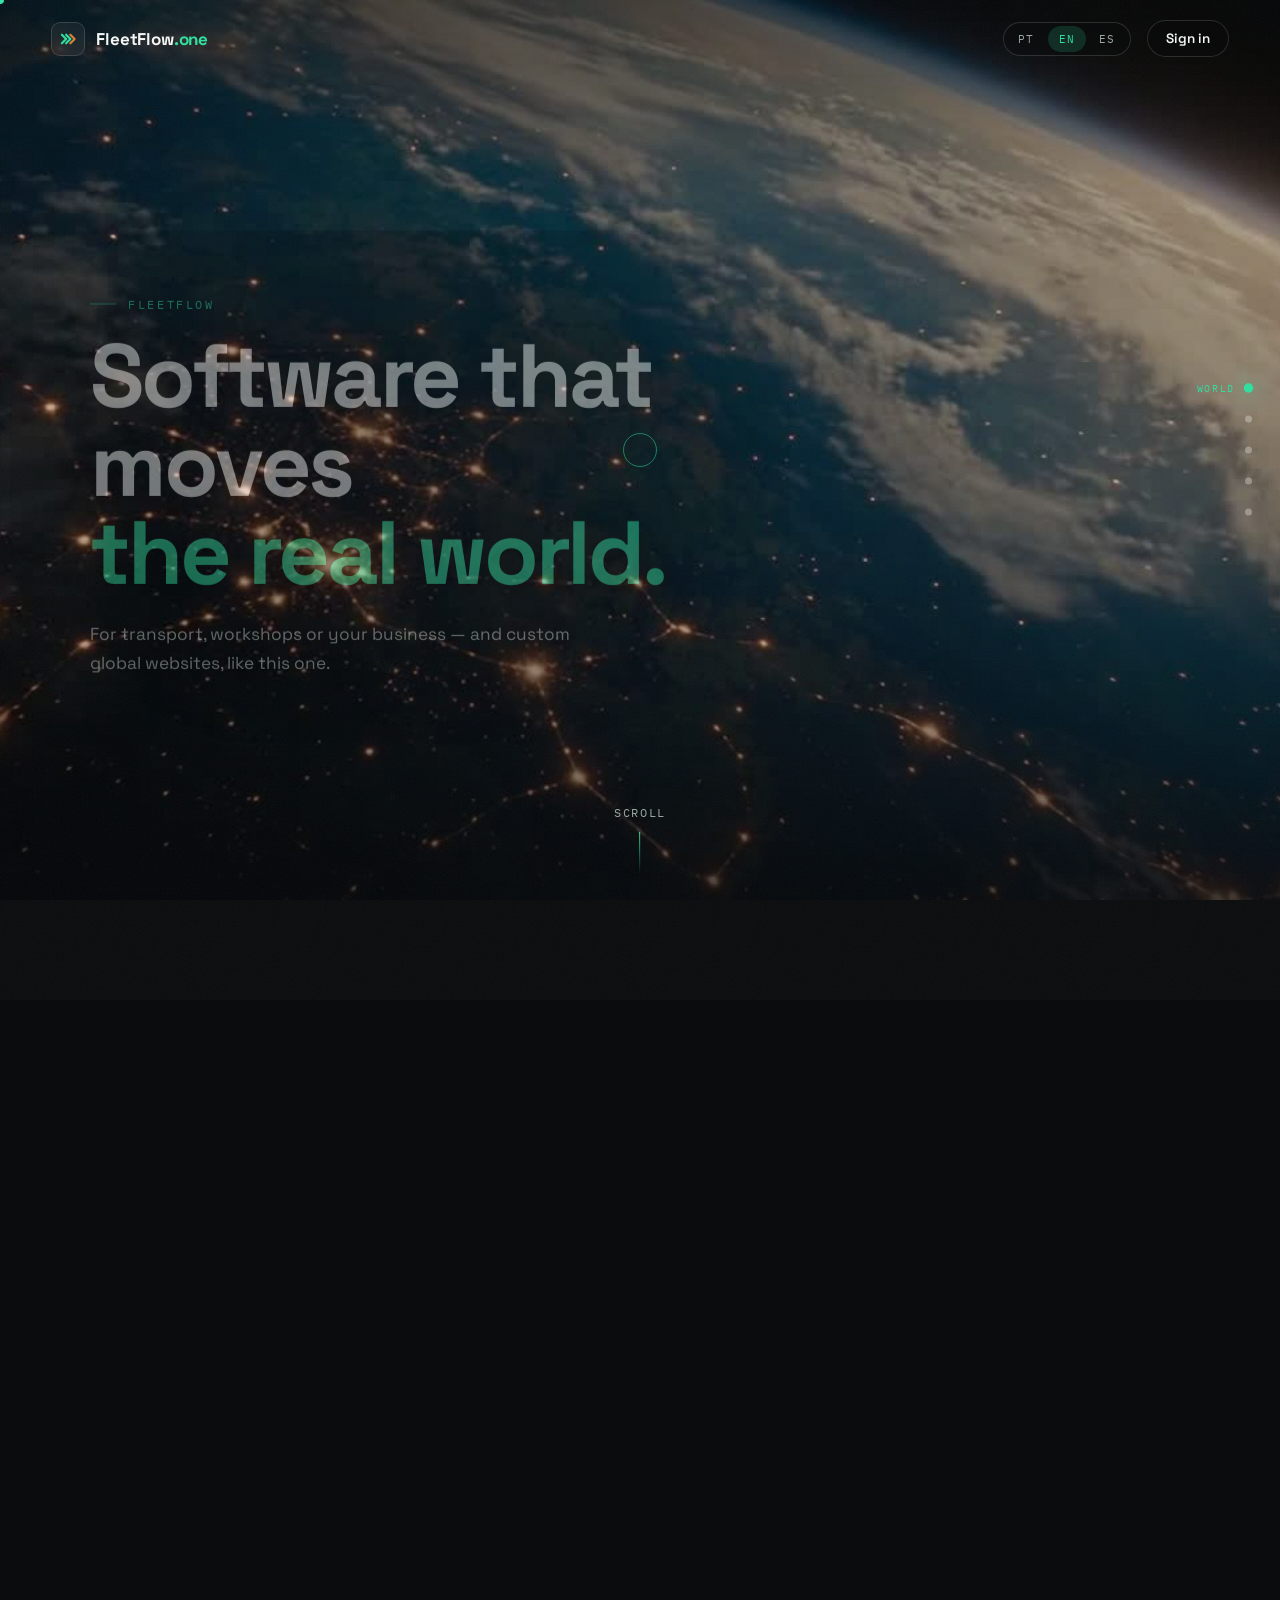
<file: mundo-real/index.html>
<!doctype html>
<html lang="pt">
<head>
<meta charset="utf-8">
<meta name="viewport" content="width=device-width, initial-scale=1">
<title>FleetFlow — Software que move o mundo real</title>
<meta name="description" content="Software para transporte, oficina e qualquer negócio — e sites globais à medida. Feito em Portugal.">
<meta property="og:type" content="website">
<meta property="og:site_name" content="FleetFlow">
<meta property="og:title" content="FleetFlow — Software que move o mundo real">
<meta property="og:description" content="Software para transporte, oficina e qualquer negócio — e sites globais à medida.">
<meta property="og:url" content="https://fleetflow.one/">
<meta property="og:image" content="https://fleetflow.one/og.png">
<meta property="og:image:width" content="1200">
<meta property="og:image:height" content="630">
<meta property="og:locale" content="pt_PT">
<meta name="twitter:card" content="summary_large_image">
<meta name="twitter:title" content="FleetFlow — Software que move o mundo real">
<meta name="twitter:description" content="Software para transporte, oficina e qualquer negócio — e sites globais à medida.">
<meta name="twitter:image" content="https://fleetflow.one/og.png">
<link rel="icon" href="data:image/svg+xml,%3Csvg xmlns='http://www.w3.org/2000/svg' viewBox='0 0 32 32'%3E%3Crect width='32' height='32' rx='7' fill='%230a0c0d'/%3E%3Cg stroke='%2331e0a0' stroke-width='3.4' fill='none' stroke-linecap='round' stroke-linejoin='round'%3E%3Cpath d='M7 9l5 5-5 5M13 9l5 5-5 5'/%3E%3Cpath d='M19 9l5 5-5 5' stroke='%23fb923c'/%3E%3C/g%3E%3C/svg%3E">
<!-- Fontes servidas daqui (RGPD: sem pedidos à Google) — Space Grotesk e IBM Plex Mono, OFL -->
<style>
@font-face{font-family:'IBM Plex Mono';font-style:normal;font-weight:400;font-display:swap;src:url(fonts/IBMPlexMono-400-latin-ext.woff2) format('woff2');unicode-range:U+0100-02BA, U+02BD-02C5, U+02C7-02CC, U+02CE-02D7, U+02DD-02FF, U+0304, U+0308, U+0329, U+1D00-1DBF, U+1E00-1E9F, U+1EF2-1EFF, U+2020, U+20A0-20AB, U+20AD-20C4, U+2113, U+2C60-2C7F, U+A720-A7FF}
@font-face{font-family:'IBM Plex Mono';font-style:normal;font-weight:400;font-display:swap;src:url(fonts/IBMPlexMono-400-latin.woff2) format('woff2');unicode-range:U+0000-00FF, U+0131, U+0152-0153, U+02BB-02BC, U+02C6, U+02DA, U+02DC, U+0304, U+0308, U+0329, U+2000-206F, U+20AC, U+2122, U+2191, U+2193, U+2212, U+2215, U+FEFF, U+FFFD}
@font-face{font-family:'IBM Plex Mono';font-style:normal;font-weight:500;font-display:swap;src:url(fonts/IBMPlexMono-500-latin-ext.woff2) format('woff2');unicode-range:U+0100-02BA, U+02BD-02C5, U+02C7-02CC, U+02CE-02D7, U+02DD-02FF, U+0304, U+0308, U+0329, U+1D00-1DBF, U+1E00-1E9F, U+1EF2-1EFF, U+2020, U+20A0-20AB, U+20AD-20C4, U+2113, U+2C60-2C7F, U+A720-A7FF}
@font-face{font-family:'IBM Plex Mono';font-style:normal;font-weight:500;font-display:swap;src:url(fonts/IBMPlexMono-500-latin.woff2) format('woff2');unicode-range:U+0000-00FF, U+0131, U+0152-0153, U+02BB-02BC, U+02C6, U+02DA, U+02DC, U+0304, U+0308, U+0329, U+2000-206F, U+20AC, U+2122, U+2191, U+2193, U+2212, U+2215, U+FEFF, U+FFFD}
@font-face{font-family:'Space Grotesk';font-style:normal;font-weight:400;font-display:swap;src:url(fonts/SpaceGrotesk-400-latin-ext.woff2) format('woff2');unicode-range:U+0100-02BA, U+02BD-02C5, U+02C7-02CC, U+02CE-02D7, U+02DD-02FF, U+0304, U+0308, U+0329, U+1D00-1DBF, U+1E00-1E9F, U+1EF2-1EFF, U+2020, U+20A0-20AB, U+20AD-20C4, U+2113, U+2C60-2C7F, U+A720-A7FF}
@font-face{font-family:'Space Grotesk';font-style:normal;font-weight:400;font-display:swap;src:url(fonts/SpaceGrotesk-400-latin.woff2) format('woff2');unicode-range:U+0000-00FF, U+0131, U+0152-0153, U+02BB-02BC, U+02C6, U+02DA, U+02DC, U+0304, U+0308, U+0329, U+2000-206F, U+20AC, U+2122, U+2191, U+2193, U+2212, U+2215, U+FEFF, U+FFFD}
@font-face{font-family:'Space Grotesk';font-style:normal;font-weight:500;font-display:swap;src:url(fonts/SpaceGrotesk-500-latin-ext.woff2) format('woff2');unicode-range:U+0100-02BA, U+02BD-02C5, U+02C7-02CC, U+02CE-02D7, U+02DD-02FF, U+0304, U+0308, U+0329, U+1D00-1DBF, U+1E00-1E9F, U+1EF2-1EFF, U+2020, U+20A0-20AB, U+20AD-20C4, U+2113, U+2C60-2C7F, U+A720-A7FF}
@font-face{font-family:'Space Grotesk';font-style:normal;font-weight:500;font-display:swap;src:url(fonts/SpaceGrotesk-500-latin.woff2) format('woff2');unicode-range:U+0000-00FF, U+0131, U+0152-0153, U+02BB-02BC, U+02C6, U+02DA, U+02DC, U+0304, U+0308, U+0329, U+2000-206F, U+20AC, U+2122, U+2191, U+2193, U+2212, U+2215, U+FEFF, U+FFFD}
@font-face{font-family:'Space Grotesk';font-style:normal;font-weight:600;font-display:swap;src:url(fonts/SpaceGrotesk-600-latin-ext.woff2) format('woff2');unicode-range:U+0100-02BA, U+02BD-02C5, U+02C7-02CC, U+02CE-02D7, U+02DD-02FF, U+0304, U+0308, U+0329, U+1D00-1DBF, U+1E00-1E9F, U+1EF2-1EFF, U+2020, U+20A0-20AB, U+20AD-20C4, U+2113, U+2C60-2C7F, U+A720-A7FF}
@font-face{font-family:'Space Grotesk';font-style:normal;font-weight:600;font-display:swap;src:url(fonts/SpaceGrotesk-600-latin.woff2) format('woff2');unicode-range:U+0000-00FF, U+0131, U+0152-0153, U+02BB-02BC, U+02C6, U+02DA, U+02DC, U+0304, U+0308, U+0329, U+2000-206F, U+20AC, U+2122, U+2191, U+2193, U+2212, U+2215, U+FEFF, U+FFFD}
@font-face{font-family:'Space Grotesk';font-style:normal;font-weight:700;font-display:swap;src:url(fonts/SpaceGrotesk-700-latin-ext.woff2) format('woff2');unicode-range:U+0100-02BA, U+02BD-02C5, U+02C7-02CC, U+02CE-02D7, U+02DD-02FF, U+0304, U+0308, U+0329, U+1D00-1DBF, U+1E00-1E9F, U+1EF2-1EFF, U+2020, U+20A0-20AB, U+20AD-20C4, U+2113, U+2C60-2C7F, U+A720-A7FF}
@font-face{font-family:'Space Grotesk';font-style:normal;font-weight:700;font-display:swap;src:url(fonts/SpaceGrotesk-700-latin.woff2) format('woff2');unicode-range:U+0000-00FF, U+0131, U+0152-0153, U+02BB-02BC, U+02C6, U+02DA, U+02DC, U+0304, U+0308, U+0329, U+2000-206F, U+20AC, U+2122, U+2191, U+2193, U+2212, U+2215, U+FEFF, U+FFFD}
</style>
<style>
  :root{
    --bg:#0a0c0d; --txt:#f3f6f4; --muted:#9aa8a2;
    --green:#31e0a0; --mint:#9dffd0; --orange:#fb923c;
    --line:rgba(255,255,255,.14);
  }
  *{margin:0;padding:0;box-sizing:border-box}
  html{scrollbar-width:thin;scrollbar-color:rgba(49,224,160,.35) transparent}
  body{background:var(--bg);color:var(--txt);font-family:"Space Grotesk",system-ui,sans-serif;overflow-x:hidden;cursor:none}
  a{color:inherit;text-decoration:none}

  /* ---------- fundo: vídeo que faz scrub com o scroll ---------- */
  #bgwrap{position:fixed;inset:0;z-index:0;background:#05070a center/cover no-repeat;}
  #bgwrap{background-image:url("assets/poster.png")}
  #bg{position:absolute;inset:0;width:100%;height:100%;display:block}
  /* scrims para legibilidade (nada de néon, só profundidade) */
  .scrim{position:fixed;inset:0;z-index:1;pointer-events:none;
    background:
      linear-gradient(180deg, rgba(5,7,10,.55) 0%, rgba(5,7,10,.15) 22%, rgba(5,7,10,.15) 62%, rgba(5,7,10,.72) 100%),
      radial-gradient(130% 90% at 50% 45%, transparent 55%, rgba(5,7,10,.55) 100%)}
  .grain{position:fixed;inset:-100px;z-index:2;pointer-events:none;opacity:.05;
    background-image:url("data:image/svg+xml,%3Csvg xmlns='http://www.w3.org/2000/svg' width='220' height='220'%3E%3Cfilter id='n'%3E%3CfeTurbulence type='fractalNoise' baseFrequency='.8' numOctaves='2'/%3E%3C/filter%3E%3Crect width='220' height='220' filter='url(%23n)'/%3E%3C/svg%3E");
    animation:gr 8s steps(10) infinite}
  @keyframes gr{0%{transform:translate(0,0)}50%{transform:translate(-50px,30px)}100%{transform:translate(30px,-40px)}}

  /* ---------- nav ---------- */
  nav{position:fixed;top:0;left:0;right:0;z-index:20;display:flex;align-items:center;justify-content:space-between;padding:20px clamp(18px,4vw,52px)}
  .logo{display:flex;align-items:center;gap:11px;font-weight:700;font-size:17px;letter-spacing:-.01em}
  .logo .f{width:34px;height:34px;border-radius:9px;display:grid;place-items:center;background:rgba(255,255,255,.05);border:1px solid var(--line);backdrop-filter:blur(6px)}
  .logo em{font-style:normal;color:var(--green)}
  .nav-r{display:flex;align-items:center;gap:16px}
  .lang{display:flex;gap:2px;border:1px solid var(--line);border-radius:999px;padding:3px;background:rgba(10,12,13,.35);backdrop-filter:blur(6px)}
  .lang button{background:none;border:0;cursor:none;font-family:"IBM Plex Mono",monospace;font-size:11px;letter-spacing:.12em;color:var(--muted);padding:6px 11px;border-radius:999px;transition:.25s}
  .lang button:hover{color:var(--mint)}
  .lang button.on{background:rgba(49,224,160,.16);color:var(--green)}
  .btn{display:inline-flex;align-items:center;gap:8px;padding:12px 22px;border-radius:999px;font-weight:600;font-size:14.5px;transition:.28s cubic-bezier(.2,.7,.2,1);background:var(--green);color:#042016;border:1px solid var(--green)}
  .btn:hover{transform:translateY(-2px);box-shadow:0 10px 34px rgba(49,224,160,.3)}
  .btn.ghost{background:rgba(10,12,13,.4);color:var(--txt);border-color:var(--line);backdrop-filter:blur(6px)}
  .btn.ghost:hover{border-color:var(--green)}
  .btn.sm{padding:9px 18px;font-size:13.5px}
  .mono{font-family:"IBM Plex Mono",monospace;font-size:11.5px;letter-spacing:.14em;color:var(--muted);text-transform:uppercase}

  /* ---------- conteúdo por cena ---------- */
  .ui{position:fixed;inset:0;z-index:10;pointer-events:none}
  .block{position:absolute;top:50%;left:clamp(20px,7vw,120px);width:min(620px,86vw);opacity:0;transform:translateY(-50%);will-change:transform,opacity}
  .block.right{left:auto;right:clamp(20px,7vw,120px)}
  .block.center{left:50%;text-align:center;width:min(780px,92vw);transform:translate(-50%,-50%)}
  .block h1,.block h2{text-shadow:0 2px 34px rgba(0,0,0,.85)}
  .block p{text-shadow:0 1px 18px rgba(0,0,0,.95)}
  .block::before{content:"";position:absolute;inset:-66px -80px;z-index:-1;border-radius:46px;
    background:radial-gradient(ellipse at 50% 45%, rgba(5,7,10,.82), rgba(5,7,10,.42) 55%, transparent 78%)}
  .eyebrow{font-family:"IBM Plex Mono",monospace;font-size:12px;letter-spacing:.22em;color:var(--green);text-transform:uppercase;margin-bottom:20px;display:flex;align-items:center;gap:12px}
  .block.center .eyebrow{justify-content:center}
  .eyebrow::before{content:"";width:26px;height:1px;background:var(--green);opacity:.7}
  .block.center .eyebrow::before{display:none}
  h1{font-size:clamp(42px,7vw,92px);line-height:.99;letter-spacing:-.035em;font-weight:700}
  h2{font-size:clamp(32px,4.8vw,64px);line-height:1.02;letter-spacing:-.03em;font-weight:700}
  h1 span,h2 span{color:var(--green)}
  .block p{margin-top:22px;font-size:clamp(15.5px,1.35vw,18.5px);line-height:1.65;color:#cdd8d2;max-width:46ch}
  .block.center p{margin-left:auto;margin-right:auto}
  .cta{margin-top:34px;display:flex;gap:14px;flex-wrap:wrap;justify-content:center}
  .stat-row{margin-top:26px;display:flex;gap:34px}
  .stat b{display:block;font-size:24px;letter-spacing:-.02em;color:var(--mint)}
  .stat i{font-style:normal;font-family:"IBM Plex Mono",monospace;font-size:11px;color:var(--muted);letter-spacing:.1em;text-transform:uppercase}

  /* ---------- rail ---------- */
  #rail{position:fixed;right:clamp(14px,2.2vw,30px);top:50%;transform:translateY(-50%);z-index:15;display:flex;flex-direction:column;gap:18px;align-items:flex-end}
  #rail .dot{display:flex;align-items:center;gap:10px;cursor:none;pointer-events:auto}
  #rail .lbl{font-family:"IBM Plex Mono",monospace;font-size:10px;letter-spacing:.16em;color:var(--muted);text-transform:uppercase;opacity:0;transform:translateX(6px);transition:.3s}
  #rail .dot:hover .lbl{opacity:1;transform:none}
  #rail b{width:7px;height:7px;border-radius:50%;background:rgba(255,255,255,.3);transition:.35s;display:block}
  #rail .dot.on b{background:var(--green);box-shadow:0 0 14px rgba(49,224,160,.8);transform:scale(1.35)}
  #rail .dot.on .lbl{opacity:1;transform:none;color:var(--green)}

  #hint{position:fixed;bottom:26px;left:50%;transform:translateX(-50%);z-index:15;text-align:center;transition:opacity .5s}
  #hint .line{width:1px;height:42px;margin:10px auto 0;background:linear-gradient(var(--green),transparent);animation:hl 1.8s ease-in-out infinite;transform-origin:top}
  @keyframes hl{0%{transform:scaleY(0)}45%{transform:scaleY(1)}100%{transform:scaleY(1);opacity:0}}

  /* ---------- loader: frente do camião + faróis a acender ---------- */
  #pre{position:fixed;inset:0;z-index:60;background:#05070a;display:grid;place-items:center;transition:opacity .8s,visibility .8s;overflow:hidden}
  #pre.done{opacity:0;visibility:hidden}
  #pre .in{text-align:center;width:min(1100px,94vw)}
  #pre .truck{position:relative;width:100%;line-height:0;margin:0 auto;animation:markIn .7s ease-out both}
  #pre .truck img{width:100%;height:auto;display:block;filter:brightness(.9) contrast(1.05)}
  #pre .hl{position:absolute;width:15%;height:16%;transform:translate(-50%,-50%);pointer-events:none;opacity:0;border-radius:50%;
    background:radial-gradient(ellipse at center,rgba(255,250,225,.98) 0%,rgba(255,236,168,.6) 24%,rgba(150,210,255,.14) 48%,transparent 72%);
    filter:blur(5px);mix-blend-mode:screen}
  #pre .hl.l{left:33.3%;top:70.7%}
  #pre .hl.r{left:65.5%;top:70.7%}
  #pre .beam{position:absolute;top:71%;width:24%;height:58%;pointer-events:none;opacity:0;
    background:linear-gradient(to bottom,rgba(255,244,205,.42),rgba(255,244,205,.06) 60%,transparent 82%);
    mix-blend-mode:screen;filter:blur(9px);clip-path:polygon(38% 0,62% 0,100% 100%,0 100%)}
  #pre .beam.l{left:33.3%;transform:translateX(-50%)}
  #pre .beam.r{left:65.5%;transform:translateX(-50%)}
  #pre.lit .hl{animation:hlOn .9s cubic-bezier(.2,.8,.2,1) forwards}
  #pre.lit .hl.r{animation-delay:.06s}
  #pre.lit .beam{animation:beamOn 1s .1s ease-out forwards}
  @keyframes markIn{from{opacity:0;transform:scale(.97)}to{opacity:1;transform:none}}
  @keyframes hlOn{0%{opacity:0;filter:blur(16px)}22%{opacity:1;filter:blur(3px)}38%{opacity:.55}60%{opacity:1}100%{opacity:1;filter:blur(5px)}}
  @keyframes beamOn{0%{opacity:0}45%{opacity:.85}100%{opacity:.6}}
  #pre .pct{margin-top:24px;font-size:clamp(38px,6vw,64px);font-weight:700;letter-spacing:-.04em;background:linear-gradient(90deg,var(--green),var(--mint));-webkit-background-clip:text;background-clip:text;color:transparent}
  #pre .bar{width:min(220px,52vw);height:2px;margin:12px auto 0;background:rgba(255,255,255,.14);border-radius:2px;overflow:hidden}
  #pre .bar i{display:block;height:100%;width:0;background:linear-gradient(90deg,var(--green),var(--mint));box-shadow:0 0 12px rgba(49,224,160,.7);transition:width .15s linear}
  #pre .mono{margin-top:12px}
  @media (prefers-reduced-motion:reduce){#pre .truck{animation:none}#pre.lit .hl,#pre.lit .beam{animation:none;opacity:1}}

  /* cursor */
  #cur{position:fixed;z-index:70;width:8px;height:8px;border-radius:50%;background:var(--green);pointer-events:none;transform:translate(-50%,-50%);mix-blend-mode:screen}
  #ring{position:fixed;z-index:70;width:34px;height:34px;border-radius:50%;border:1px solid rgba(49,224,160,.5);pointer-events:none;transform:translate(-50%,-50%);transition:width .25s,height .25s,border-color .25s}
  body.link #ring{width:54px;height:54px;border-color:var(--orange)}
  @media(hover:none){#cur,#ring{display:none}body{cursor:auto}.lang button,#rail .dot{cursor:pointer}}

  #foot{position:fixed;bottom:20px;left:clamp(20px,4vw,52px);z-index:15;opacity:0;transition:opacity .6s;display:flex;flex-wrap:wrap;gap:.35em 1em;align-items:center;max-width:calc(100vw - 40px)}
  #foot.on{opacity:.92}
  #foot a{color:inherit;text-decoration:none;border-bottom:1px solid rgba(255,255,255,.25)}
  #foot a:hover,#foot a:focus-visible{color:var(--green);border-color:var(--green);outline:none}
  .space{height:640vh}

  /* ---------- TELEMÓVEL ---------- */
  @media (max-width:640px){
    nav{padding:12px 14px}
    .logo{font-size:14px;gap:8px}
    .logo .f{width:30px;height:30px}
    .nav-r{gap:8px}
    .lang{padding:2px}
    .lang button{padding:5px 8px;font-size:10px;letter-spacing:.06em}
    .btn.sm{padding:8px 13px;font-size:12px}
    .block{left:20px;right:20px;width:auto;top:47%}
    .block.right{left:20px;right:20px}
    .block.center{left:50%;right:auto;width:92vw;top:42%}
    .block::before{inset:-34px -24px;border-radius:32px}
    h1{font-size:34px;line-height:1.03}
    h2{font-size:27px}
    .block p{font-size:15px;margin-top:16px;max-width:none}
    .eyebrow{font-size:11px;margin-bottom:14px;letter-spacing:.18em}
    .stat-row{gap:20px;margin-top:20px}
    .stat b{font-size:20px}
    .cta{justify-content:flex-start;gap:10px}
    .block.center .cta{justify-content:center}
    .btn{padding:11px 18px;font-size:14px}
    #rail{display:none}
    #hint{bottom:18px}
    #foot{left:16px;right:16px;bottom:14px;gap:.3em .7em;font-size:9.5px;line-height:1.5}
  }
</style>
</head>
<body>

<div id="pre"><div class="in">
  <div class="truck">
    <img src="assets/loader-truck.png" alt="">
    <span class="beam l"></span><span class="beam r"></span>
    <span class="hl l"></span><span class="hl r"></span>
  </div>
  <div class="pct" id="pct">0</div>
  <div class="bar"><i id="barfill"></i></div>
  <div class="mono" data-i18n="pre">a arrancar o motor…</div>
</div></div>

<div id="bgwrap">
  <canvas id="bg"></canvas>
</div>
<div class="scrim"></div>
<div class="grain"></div>

<nav>
  <a class="logo" href="#"><span class="f"><svg viewBox="0 0 320 320" width="20" height="20" fill="none" stroke-linecap="round" stroke-linejoin="round" stroke-width="34"><path d="M62 92l68 68-68 68M130 92l68 68-68 68" stroke="#31e0a0"/><path d="M198 92l68 68-68 68" stroke="#fb923c" opacity=".85"/></svg></span><span>FleetFlow<em>.one</em></span></a>
  <div class="nav-r">
    <div class="lang" id="lang">
      <button data-l="pt">PT</button><button data-l="en">EN</button><button data-l="es">ES</button>
    </div>
    <a class="btn ghost sm" href="https://app.fleetflow.systems" data-i18n="nav.login">Entrar</a>
  </div>
</nav>

<div class="ui">
  <div class="block" data-i="0">
    <div class="eyebrow">FleetFlow</div>
    <h1 data-i18n="hero.h1">Software que move<br><span>o mundo real.</span></h1>
    <p data-i18n="hero.p">Para transporte, oficina ou o teu negócio — e sites globais à medida, como este.</p>
  </div>

  <div class="block right" data-i="1">
    <div class="eyebrow" data-i18n="b1.eyebrow">01 / Transporte</div>
    <h2 data-i18n="b1.h2">Um agente de IA<br><span>que gere tudo.</span></h2>
    <p data-i18n="b1.p">O Orbit distribui cargas, organiza viagens e fala com clientes. Casa, grupo ou bolsa — ele prepara, tu decides.</p>
    <div class="stat-row">
      <div class="stat"><b>3</b><i data-i18n="b1.s1">destinos</i></div>
      <div class="stat"><b>1</b><i data-i18n="b1.s2">decisão</i></div>
      <div class="stat"><b>24/7</b><i data-i18n="b1.s3">a trabalhar</i></div>
    </div>
  </div>

  <div class="block" data-i="2">
    <div class="eyebrow" data-i18n="b2.eyebrow">02 / Oficina</div>
    <h2 data-i18n="b2.h2">A oficina inteira,<br><span>num sistema.</span></h2>
    <p data-i18n="b2.p">Reparações, inspeções, stock e o histórico de cada viatura — tudo organizado, para nada parar.</p>
  </div>

  <div class="block right" data-i="3">
    <div class="eyebrow" data-i18n="b3.eyebrow">03 / Software &amp; Web</div>
    <h2 data-i18n="b3.h2">Sites e software<br><span>à medida.</span></h2>
    <p data-i18n="b3.p">De restaurantes a lojas e serviços — construímos a plataforma, a app e o site. Como este, do conceito ao lançamento.</p>
  </div>

  <div class="block center" data-i="4">
    <div class="eyebrow">FleetFlow</div>
    <h2 data-i18n="b4.h2">Vamos construir<br><span>o teu?</span></h2>
    <p data-i18n="b4.p">Conta-nos o que a tua empresa precisa.</p>
    <div class="cta">
      <a class="btn" href="https://app.fleetflow.systems" data-i18n="cta.enter">Entrar na plataforma</a>
      <a class="btn ghost" href="mailto:support@fleetflow.systems" data-i18n="cta.talk">Falar connosco</a>
    </div>
  </div>
</div>

<div id="rail"></div>
<div id="hint"><span class="mono" data-i18n="hint">scroll</span><div class="line"></div></div>
<div id="foot" class="mono"><span>© 2026 FleetFlow Programação INF Unipessoal Lda · NIF 519110790 · <span data-i18n="foot.capital">Capital social</span> 5 000 €</span><a href="https://app.fleetflow.systems/legal/termos" data-i18n="foot.terms">Termos</a><a href="https://app.fleetflow.systems/legal/privacidade" data-i18n="foot.privacy">Privacidade</a><a href="https://app.fleetflow.systems/legal/cookies" data-i18n="foot.cookies">Cookies</a></div>
<div id="cur"></div><div id="ring"></div>

<div class="space"></div>

<script>
/* ---------------- i18n ---------------- */
const I18N={
  pt:{
    title:"FleetFlow — Software que move o mundo real",
    desc:"Software para transporte, oficina e qualquer negócio — e sites globais à medida.",
    "nav.login":"Entrar", pre:"a arrancar o motor…", hint:"scroll",
    "hero.h1":"Software que move<br><span>o mundo real.</span>",
    "hero.p":"Para transporte, oficina ou o teu negócio — e sites globais à medida, como este.",
    "b1.eyebrow":"01 / Transporte",
    "b1.h2":"Um agente de IA<br><span>que gere tudo.</span>",
    "b1.p":"O Orbit distribui cargas, organiza viagens e fala com clientes. Casa, grupo ou bolsa — ele prepara, tu decides.",
    "b1.s1":"destinos","b1.s2":"decisão","b1.s3":"a trabalhar",
    "b2.eyebrow":"02 / Oficina",
    "b2.h2":"A oficina inteira,<br><span>num sistema.</span>",
    "b2.p":"Reparações, inspeções, stock e o histórico de cada viatura — tudo organizado, para nada parar.",
    "b3.eyebrow":"03 / Software & Web",
    "b3.h2":"Sites e software<br><span>à medida.</span>",
    "b3.p":"De restaurantes a lojas e serviços — construímos a plataforma, a app e o site. Como este, do conceito ao lançamento.",
    "b4.h2":"Vamos construir<br><span>o teu?</span>",
    "b4.p":"Conta-nos o que a tua empresa precisa.",
    "cta.enter":"Entrar na plataforma","cta.talk":"Falar connosco",
    "foot.capital":"Capital social","foot.terms":"Termos","foot.privacy":"Privacidade","foot.cookies":"Cookies",
    rail:["Mundo","Transporte","Oficina","Software","Começar"]
  },
  en:{
    title:"FleetFlow — Software that moves the real world",
    desc:"Software for transport, workshops and any business — and custom global websites.",
    "nav.login":"Sign in", pre:"starting the engine…", hint:"scroll",
    "hero.h1":"Software that moves<br><span>the real world.</span>",
    "hero.p":"For transport, workshops or your business — and custom global websites, like this one.",
    "b1.eyebrow":"01 / Transport",
    "b1.h2":"An AI agent<br><span>that runs it all.</span>",
    "b1.p":"Orbit assigns loads, plans trips and talks to customers. Own fleet, group or exchange — it prepares, you decide.",
    "b1.s1":"destinations","b1.s2":"decision","b1.s3":"always on",
    "b2.eyebrow":"02 / Workshop",
    "b2.h2":"The whole workshop,<br><span>in one system.</span>",
    "b2.p":"Repair orders, inspections, stock and every vehicle's history — all organized, so nothing stops.",
    "b3.eyebrow":"03 / Software & Web",
    "b3.h2":"Custom software<br><span>and websites.</span>",
    "b3.p":"From restaurants to shops and services — we build the platform, the app and the site. Like this one, concept to launch.",
    "b4.h2":"Shall we build<br><span>yours?</span>",
    "b4.p":"Tell us what your company needs.",
    "cta.enter":"Open the platform","cta.talk":"Talk to us",
    "foot.capital":"Share capital","foot.terms":"Terms","foot.privacy":"Privacy","foot.cookies":"Cookies",
    rail:["World","Transport","Workshop","Software","Start"]
  },
  es:{
    title:"FleetFlow — Software que mueve el mundo real",
    desc:"Software para transporte, taller y cualquier negocio — y webs globales a medida.",
    "nav.login":"Acceder", pre:"arrancando el motor…", hint:"desliza",
    "hero.h1":"Software que mueve<br><span>el mundo real.</span>",
    "hero.p":"Para transporte, taller o tu negocio — y webs globales a medida, como esta.",
    "b1.eyebrow":"01 / Transporte",
    "b1.h2":"Un agente de IA<br><span>que lo gestiona todo.</span>",
    "b1.p":"Orbit reparte cargas, organiza viajes y habla con clientes. Casa, grupo o bolsa — él prepara, tú decides.",
    "b1.s1":"destinos","b1.s2":"decisión","b1.s3":"siempre activo",
    "b2.eyebrow":"02 / Taller",
    "b2.h2":"Todo el taller,<br><span>en un sistema.</span>",
    "b2.p":"Órdenes de reparación, inspecciones, stock y el historial de cada vehículo — todo organizado, para que nada pare.",
    "b3.eyebrow":"03 / Software & Web",
    "b3.h2":"Software y webs<br><span>a medida.</span>",
    "b3.p":"De restaurantes a tiendas y servicios — construimos la plataforma, la app y la web. Como esta, del concepto al lanzamiento.",
    "b4.h2":"¿Construimos<br><span>el tuyo?</span>",
    "b4.p":"Dinos qué necesita tu empresa.",
    "cta.enter":"Abrir la plataforma","cta.talk":"Hablar con nosotros",
    "foot.capital":"Capital social","foot.terms":"Términos","foot.privacy":"Privacidad","foot.cookies":"Cookies",
    rail:["Mundo","Transporte","Taller","Software","Empezar"]
  }
};

const blocks=[...document.querySelectorAll(".block")];
const rail=document.getElementById("rail");
// centros de scroll de cada bloco, alinhados às cenas do vídeo (espaço→camião→restaurante→escritório)
const CENTERS=[0.07, 0.50, 0.63, 0.77, 0.93];
I18N.pt.rail.forEach((lb,i)=>{ const d=document.createElement("div"); d.className="dot";
  d.innerHTML=`<span class="lbl">${lb}</span><b></b>`;
  d.addEventListener("click",()=>scrollTo({top:(document.body.scrollHeight-innerHeight)*CENTERS[i],behavior:"smooth"}));
  rail.appendChild(d); });
const dots=[...rail.children];

let LANG="pt";
function setLang(l){
  if(!I18N[l]) l="pt";
  LANG=l; try{localStorage.setItem("ff_lang",l)}catch(e){}
  document.documentElement.lang=l; document.title=I18N[l].title;
  const md=document.querySelector('meta[name="description"]'); if(md) md.content=I18N[l].desc;
  document.querySelectorAll("[data-i18n]").forEach(el=>{ const v=I18N[l][el.dataset.i18n]; if(v!==undefined) el.innerHTML=v; });
  dots.forEach((d,i)=>d.querySelector(".lbl").textContent=I18N[l].rail[i]);
  document.querySelectorAll("#lang button").forEach(b=>b.classList.toggle("on",b.dataset.l===l));
}
document.querySelectorAll("#lang button").forEach(b=>b.addEventListener("click",()=>setLang(b.dataset.l)));
let saved="pt"; try{saved=localStorage.getItem("ff_lang")||(navigator.language||"pt").slice(0,2)}catch(e){}
setLang(saved);

/* ---------------- scroll → filme (sequência de frames no canvas) ---------------- */
/* Técnica estilo Apple: desenhar frames num canvas conforme o scroll — funciona em PC E telemóvel */
const cv=document.getElementById("bg"), ctx=cv.getContext("2d");
const FRAMES=180, PAD=3;
const imgs=new Array(FRAMES); let fLoaded=0, firstReady=false;
const framePath=i=>"assets/frames/f"+String(i+1).padStart(PAD,"0")+".jpg";
for(let i=0;i<FRAMES;i++){ const im=new Image(); im.decoding="async";
  im.onload=()=>{ fLoaded++; if(i===0){ firstReady=true; sizeCanvas(); } };
  im.onerror=()=>{ fLoaded++; }; im.src=framePath(i); imgs[i]=im; }

let curFrame=-1;
function sizeCanvas(){ const dpr=Math.min(devicePixelRatio||1,2);
  const w=cv.clientWidth||innerWidth, h=cv.clientHeight||innerHeight; if(!w||!h) return;
  cv.width=Math.round(w*dpr); cv.height=Math.round(h*dpr); curFrame=-1; drawFrame(targetFrame()); }
function drawCover(im){ if(!im||!im.naturalWidth) return; const cW=cv.width,cH=cv.height,iw=im.naturalWidth,ih=im.naturalHeight,
  s=Math.max(cW/iw,cH/ih),w=iw*s,h=ih*s; ctx.drawImage(im,(cW-w)/2,(cH-h)/2,w,h); }
function nearest(i){ if(imgs[i]&&imgs[i].complete&&imgs[i].naturalWidth) return imgs[i];
  for(let d=1;d<FRAMES;d++){ const a=i-d,b=i+d;
    if(a>=0&&imgs[a]&&imgs[a].complete&&imgs[a].naturalWidth) return imgs[a];
    if(b<FRAMES&&imgs[b]&&imgs[b].complete&&imgs[b].naturalWidth) return imgs[b]; } return null; }
function drawFrame(i){ const im=nearest(i); if(im){ curFrame=i; drawCover(im); } }
addEventListener("resize", sizeCanvas);

const hint=document.getElementById("hint"), foot=document.getElementById("foot");
let scrollN=0, curFf=0;
function targetFrame(){ return Math.round(scrollN*(FRAMES-1)); }
addEventListener("scroll",()=>{ const h=document.body.scrollHeight-innerHeight; scrollN=h>0?Math.min(1,Math.max(0,scrollY/h)):0; }, {passive:true});

function frame(){
  requestAnimationFrame(frame);
  if(!cv.width && (cv.clientWidth||innerWidth)) sizeCanvas();   // dimensões tardias
  curFf += (targetFrame()-curFf)*0.2;           // easing suave do scrub
  const fi=Math.round(curFf);
  if(fi!==curFrame) drawFrame(fi);
  for(const b of blocks){
    const i=+b.dataset.i, c=CENTERS[i];
    const a=Math.max(0,Math.min(1,1-Math.abs(scrollN-c)*8));
    const dy=(scrollN-c)*-520;
    b.style.opacity=a;
    b.style.transform = b.classList.contains("center") ? `translate(-50%, calc(-50% + ${dy}px))` : `translateY(calc(-50% + ${dy}px))`;
    b.style.pointerEvents=(i===4 && a>.5)?"auto":"none";
  }
  let act=0,best=9; CENTERS.forEach((c,i)=>{const d=Math.abs(scrollN-c); if(d<best){best=d;act=i;}});
  dots.forEach((d,i)=>d.classList.toggle("on",i===act));
  hint.style.opacity=scrollN>.02?0:1;
  foot.classList.toggle("on",scrollN>.88);
}
frame();
addEventListener("resize",()=>{});

/* ---------------- cursor ---------------- */
const cur=document.getElementById("cur"), ring=document.getElementById("ring");
let rx=innerWidth/2, ry=innerHeight/2, cx=rx, cy=ry;
addEventListener("mousemove",e=>{ cx=e.clientX; cy=e.clientY; cur.style.left=cx+"px"; cur.style.top=cy+"px"; });
(function ringLoop(){ requestAnimationFrame(ringLoop); rx+=(cx-rx)*.16; ry+=(cy-ry)*.16; ring.style.left=rx+"px"; ring.style.top=ry+"px"; })();
document.querySelectorAll("a,.dot,.lang button").forEach(el=>{
  el.addEventListener("mouseenter",()=>document.body.classList.add("link"));
  el.addEventListener("mouseleave",()=>document.body.classList.remove("link"));
});

/* ---------------- loader ---------------- */
const pre=document.getElementById("pre"), pct=document.getElementById("pct"),
      barfill=document.getElementById("barfill");
let pv=0; const start=performance.now();
(function preLoop(){
  const frac=fLoaded/FRAMES;
  const target = firstReady ? (12 + frac*88) : 6;
  pv += (target-pv)*.08;
  const enough = firstReady && (fLoaded>=FRAMES*0.6 || performance.now()-start>7000);
  if(enough) pv=Math.max(pv,99.6);
  pct.textContent=Math.round(Math.min(100,pv));
  if(barfill) barfill.style.width=Math.min(100,pv)+"%";
  if(pv>99.2 && performance.now()-start>1600){
    pct.textContent=100; if(barfill) barfill.style.width="100%";
    pre.classList.add("lit");                       // faróis acendem
    setTimeout(()=>pre.classList.add("done"),1150);
    return;
  }
  requestAnimationFrame(preLoop);
})();

window.__realok=true;
</script>
</body>
</html>
</file>
<file: styles.css>
@font-face {
  font-family: "Geist";
  src: url("fonts/geist.woff2") format("woff2");
  font-weight: 100 900;
  font-style: normal;
  font-display: swap;
}

/* ---------- Theme ----------
   Light is the default; [data-theme="dark"] on <html> brings back the dark
   look. The choice is saved as ff.theme (the app uses the same key) and set
   before first paint by the tiny script in <head>; js/tema.js runs the
   toggle in the nav. Text colours pass WCAG AA in both themes.
   --primary is for rings, borders and icons; --primary-soft is the green
   used as text; --accent is the brand fill (dots, glows), never text. */
:root {
  color-scheme: light;
  --bg: #faf9f6;
  --text: #0d0f0e;
  --text-soft: #3d4441;
  --text-2: #4a524e;
  --text-label: #2b302d;
  --text-muted: #5f6763;
  --text-faint: #6a716d;
  --surface-light: #fcfcfc;
  --ink: #111;
  --primary: #0f9d6e;
  --primary-soft: #0b7a55;
  --accent: #31e0a0;
  --danger: #b42318;
  --danger-line: #d92d20;
  --text-dim: rgba(13, 15, 14, 0.62);
  --glass-line: rgba(13, 15, 14, 0.08);
  --glass-edge: rgba(13, 15, 14, 0.16);

  /* Surfaces and lines */
  --section-bg: var(--bg);
  --surface: #fff;
  --surface-input: #fff;
  --card-bg: #fff;
  --card-line: rgba(13, 15, 14, 0.09);
  --card-line-hover: rgba(15, 157, 110, 0.45);
  --card-shadow: 0 1px 2px rgba(16, 24, 20, 0.04), 0 8px 24px -16px rgba(16, 24, 20, 0.14);
  --line: rgba(13, 15, 14, 0.08);
  --line-strong: rgba(13, 15, 14, 0.14);
  --field-line: rgba(13, 15, 14, 0.18);
  --hover-bg: rgba(13, 15, 14, 0.045);
  --hover-bg-soft: rgba(13, 15, 14, 0.03);
  --pop-shadow: 0 32px 80px -24px rgba(16, 24, 20, 0.28), 0 2px 8px rgba(16, 24, 20, 0.06);
  --backdrop: rgba(18, 24, 21, 0.4);
  --tint: rgba(15, 157, 110, 0.08);
  --tint-strong: rgba(15, 157, 110, 0.12);
  --icon-bg: rgba(15, 157, 110, 0.1);
  --icon-ink: #0b7a55;

  /* Nav */
  --logo-ink: #0d0f0e;
  --nav-link: #565e5a;
  --nav-pill-bg: rgba(255, 255, 255, 0.86);
  --nav-pill-line: rgba(13, 15, 14, 0.08);
  --nav-pill-shadow: 0 1px 2px rgba(16, 24, 20, 0.04), 0 10px 30px -14px rgba(16, 24, 20, 0.2);
  --menu-bg: rgba(255, 255, 255, 0.98);
  --menu-shadow: 0 24px 60px -20px rgba(16, 24, 20, 0.28), 0 2px 6px rgba(16, 24, 20, 0.05);
  --ctl-line: rgba(13, 15, 14, 0.16);
  --ctl-line-hover: rgba(13, 15, 14, 0.32);
  --ctl-text: #2b302d;
  --ctl-bg: rgba(255, 255, 255, 0.7);
  --foot-line: rgba(13, 15, 14, 0.25);
  --foot-opacity: 1;
  --foot-bg: rgba(250, 249, 246, 0.88);

  /* Buttons: a near-black primary with a green arrow disc */
  --outline-line: rgba(13, 15, 14, 0.18);
  --outline-line-hover: rgba(13, 15, 14, 0.36);
  --outline-bg: rgba(255, 255, 255, 0.72);
  --outline-bg-hover: #fff;
  --cta-bg: #0d0f0e;
  --cta-bg-hover: #1f2522;
  --cta-line: #0d0f0e;
  --cta-text: #fff;
  --cta-shadow: 0 1px 2px rgba(16, 24, 20, 0.12), 0 8px 20px -10px rgba(16, 24, 20, 0.45);
  --cta-shadow-hover: 0 1px 2px rgba(16, 24, 20, 0.14), 0 12px 26px -10px rgba(16, 24, 20, 0.5);
  --cta-icon-bg: #31e0a0;
  --cta-icon-text: #04120c;
  --cta-icon-shadow: none;

  /* Scenes */
  --rule-glow: none;
  --step-glow: none;
  --step-dim: 0.6;
  --tunnel-ink: #3d4441;
  --orbit-bg: #f1efe9;
  --orbit-fg: #4a524e;

  /* Sales assistant (assistente.css) */
  --launch-bg: rgba(255, 255, 255, 0.96);
  --launch-line: rgba(13, 15, 14, 0.12);
  --launch-line-hover: rgba(15, 157, 110, 0.55);
  --launch-shadow: 0 1px 2px rgba(16, 24, 20, 0.06), 0 14px 36px -14px rgba(16, 24, 20, 0.32);
  --launch-shadow-hover: 0 1px 2px rgba(16, 24, 20, 0.06), 0 16px 40px -14px rgba(16, 24, 20, 0.38), 0 0 0 4px rgba(49, 224, 160, 0.14);
  --launch-ring: #fff;
  --bubble-bg: #f3f3ef;
  --bubble-line: rgba(13, 15, 14, 0.06);
  --bubble-text: #1f2422;
  --bubble-user-bg: #e6f5ee;
  --bubble-user-line: rgba(15, 157, 110, 0.28);
  --bubble-user-text: #0d2a1f;
  --chip-line: rgba(15, 157, 110, 0.4);
  --chip-line-hover: rgba(15, 157, 110, 0.75);
  --chip-text: #0b6a4a;
  --chip-hover-bg: rgba(15, 157, 110, 0.08);
  --send-bg: #0d0f0e;
  --send-bg-hover: #1f2522;
  --send-text: #fff;
  --mark-bg: #f3f3ef;

  /* Badges */
  --ok-bg: rgba(15, 157, 110, 0.09);
  --ok-line: rgba(15, 157, 110, 0.3);
  --ok-text: #0b7a55;
  --val-bg: rgba(234, 88, 12, 0.07);
  --val-line: rgba(234, 88, 12, 0.3);
  --val-text: #a3470c;

  /* Particle canvas (js/particles.js): dot colour as "r,g,b", how strongly
     dots add up, and the light at the fingertips and in the sphere. On a
     light page the dots are a deep green and the glows a soft mint tint. */
  --particle-rgb: 10, 84, 64;
  --particle-strength: 0.9;
  --glow-mode: source-over;
  --glow-core: 49, 224, 160;
  --glow-mid: 15, 157, 110;
  --glow-strength: 0.34;
  /* Navbar dust (js/nav-dust.js) */
  --dust-rgb: 13, 15, 14;
  --dust-accent-rgb: 15, 157, 110;

  --font: "Geist", ui-sans-serif, system-ui, -apple-system, "Segoe UI", sans-serif;
  /* Geist runs a little wide: phones narrow the hero title by this much so
     it keeps its two lines. */
  --title-fit: 0.945;

  /* Design px: the layout is drawn for a 1470x936 screen and grows with
     larger ones (1.15 at 1920x1080); shorter laptops shrink it a little so
     every scene still fits one screen. */
  --u: clamp(0.8px, min(100vw / 1470, 100vh / 936), 1.4px);
  --gutter-start: calc(173 * var(--u));
  --gutter-end: calc(161 * var(--u));
  /* The hero column sits 3px right of the viewport centre. */
  --hero-shift: 3px;
  /* One size for every pill button, in the nav and in the hero. */
  --btn-h: 44px;
  --btn-font: 14.5px;
}

/* The original dark look, colour for colour. */
:root[data-theme="dark"] {
  color-scheme: dark;
  --bg: #000;
  --text: #fff;
  --text-soft: #c4c4c4;
  --text-2: #a3a3a3;
  --text-label: #d4d4d4;
  --text-muted: #8a8a8a;
  --text-faint: #6f6f6f;
  --primary: #31e0a0;
  --primary-soft: #9dffd0;
  --danger: #fca5a5;
  --danger-line: #f87171;
  --text-dim: rgba(255, 255, 255, 0.62);
  --glass-line: rgba(255, 255, 255, 0.07);
  --glass-edge: rgba(255, 255, 255, 0.2);

  --section-bg: #000;
  --surface: #0a0d0c;
  --surface-input: #050706;
  --card-bg: linear-gradient(180deg, rgba(255, 255, 255, 0.04), rgba(255, 255, 255, 0.012));
  --card-line: rgba(255, 255, 255, 0.08);
  --card-line-hover: rgba(49, 224, 160, 0.32);
  --card-shadow: none;
  --line: rgba(255, 255, 255, 0.07);
  --line-strong: rgba(255, 255, 255, 0.12);
  --field-line: rgba(255, 255, 255, 0.14);
  --hover-bg: rgba(255, 255, 255, 0.06);
  --hover-bg-soft: rgba(255, 255, 255, 0.03);
  --pop-shadow: 0 30px 80px rgba(0, 0, 0, 0.6);
  --backdrop: rgba(0, 0, 0, 0.72);
  --tint: rgba(49, 224, 160, 0.08);
  --tint-strong: rgba(49, 224, 160, 0.13);
  --icon-bg: rgba(49, 224, 160, 0.1);
  --icon-ink: #31e0a0;

  --logo-ink: #fff;
  --nav-link: rgba(255, 255, 255, 0.66);
  --nav-pill-bg: linear-gradient(180deg, rgba(28, 28, 30, 0.92), rgba(16, 16, 18, 0.92));
  --nav-pill-line: rgba(255, 255, 255, 0.07);
  --nav-pill-shadow: inset 0 1px 0 rgba(255, 255, 255, 0.05), 0 0 0 1px rgba(0, 0, 0, 0.6), 0 14px 36px -14px rgba(0, 0, 0, 0.9);
  --menu-bg: rgba(16, 16, 18, 0.97);
  --menu-shadow: 0 24px 60px -20px rgba(0, 0, 0, 0.9), inset 0 1px 0 rgba(255, 255, 255, 0.05);
  --ctl-line: rgba(255, 255, 255, 0.16);
  --ctl-line-hover: rgba(255, 255, 255, 0.34);
  --ctl-text: rgba(255, 255, 255, 0.82);
  --ctl-bg: transparent;
  --foot-line: rgba(255, 255, 255, 0.22);
  --foot-opacity: 0.82;
  --foot-bg: rgba(0, 0, 0, 0.72);

  --outline-line: rgba(255, 255, 255, 0.22);
  --outline-line-hover: rgba(255, 255, 255, 0.42);
  --outline-bg: rgba(255, 255, 255, 0.015);
  --outline-bg-hover: rgba(255, 255, 255, 0.06);
  --cta-bg: linear-gradient(180deg, #ffffff 0%, #ececec 55%, #d6d6d6 100%);
  --cta-bg-hover: var(--cta-bg);
  --cta-line: #fff;
  --cta-text: #1b1b1b;
  --cta-shadow: 0 0 18px rgba(255, 255, 255, 0.3), inset 0 -3px 6px rgba(0, 0, 0, 0.1), inset 0 1px 0 #fff;
  --cta-shadow-hover: 0 0 26px 2px rgba(255, 255, 255, 0.42), inset 0 -3px 6px rgba(0, 0, 0, 0.1), inset 0 1px 0 #fff;
  --cta-icon-bg: #111;
  --cta-icon-text: #fff;
  --cta-icon-shadow: inset 0 1px 0 rgba(255, 255, 255, 0.12);

  --rule-glow: 0 0 8px rgba(49, 224, 160, 0.8);
  --step-glow: 0 0 12px rgba(49, 224, 160, 0.55);
  --step-dim: 0.36;
  --tunnel-ink: #e6e6e6;
  --orbit-bg: #0b0d0c;
  --orbit-fg: #a3a3a3;

  --launch-bg: linear-gradient(180deg, rgba(28, 28, 30, 0.96), rgba(12, 14, 13, 0.96));
  --launch-line: rgba(255, 255, 255, 0.14);
  --launch-line-hover: rgba(49, 224, 160, 0.5);
  --launch-shadow: 0 14px 40px -12px rgba(0, 0, 0, 0.9), 0 0 0 1px rgba(0, 0, 0, 0.6), inset 0 1px 0 rgba(255, 255, 255, 0.06);
  --launch-shadow-hover: 0 14px 40px -12px rgba(0, 0, 0, 0.9), 0 0 0 1px rgba(0, 0, 0, 0.6), 0 0 24px rgba(49, 224, 160, 0.16), inset 0 1px 0 rgba(255, 255, 255, 0.06);
  --launch-ring: #121413;
  --bubble-bg: rgba(255, 255, 255, 0.05);
  --bubble-line: rgba(255, 255, 255, 0.07);
  --bubble-text: #e6e6e6;
  --bubble-user-bg: rgba(49, 224, 160, 0.13);
  --bubble-user-line: rgba(49, 224, 160, 0.3);
  --bubble-user-text: #eafff6;
  --chip-line: rgba(49, 224, 160, 0.34);
  --chip-line-hover: rgba(49, 224, 160, 0.7);
  --chip-text: #d9fff0;
  --chip-hover-bg: rgba(49, 224, 160, 0.1);
  --send-bg: #31e0a0;
  --send-bg-hover: #9dffd0;
  --send-text: #04120c;
  --mark-bg: #050706;

  --ok-bg: rgba(49, 224, 160, 0.1);
  --ok-line: rgba(49, 224, 160, 0.28);
  --ok-text: #9dffd0;
  --val-bg: rgba(251, 146, 60, 0.1);
  --val-line: rgba(251, 146, 60, 0.32);
  --val-text: #fdba74;

  --particle-rgb: 236, 244, 255;
  --particle-strength: 1;
  --glow-mode: lighter;
  --glow-core: 235, 243, 255;
  --glow-mid: 120, 170, 255;
  --glow-strength: 1;
  --dust-rgb: 236, 244, 255;
  --dust-accent-rgb: 141, 184, 255;
}

*,
*::before,
*::after {
  box-sizing: border-box;
}

html {
  background: var(--bg);
  color: var(--text);
  font-family: var(--font);
  -webkit-font-smoothing: antialiased;
  -moz-osx-font-smoothing: grayscale;
  text-rendering: optimizeLegibility;
  overflow-x: clip;
}

body {
  margin: 0;
  overflow-x: clip;
}

a {
  color: inherit;
  text-decoration: none;
}

/* ---------- Nav ---------- */

.sr-only {
  position: absolute;
  width: 1px;
  height: 1px;
  overflow: hidden;
  clip-path: inset(50%);
  white-space: nowrap;
}

/* Fixed at the top. Scrolling down dissolves it into particles and
   scrolling back up gathers it again (js/nav-dust.js). */
.nav {
  position: fixed;
  inset: 16px 0 auto;
  z-index: 10;
  transition: opacity 140ms ease;
  display: grid;
  grid-template-columns: 1fr auto 1fr;
  align-items: center;
  padding: 0 var(--gutter-end) 0 var(--gutter-start);
}

.nav--gone {
  opacity: 0;
  pointer-events: none;
}

/* The dust the navbar turns into; drawn over it while it comes and goes. */
.nav-dust {
  position: fixed;
  top: 0;
  left: 0;
  z-index: 11;
  pointer-events: none;
}

/* The Sorvine mark: particles on the left (the machine hand), a solid arc
   on the right (the human one) and the blue spark between them. */
.nav__logo {
  display: inline-flex;
  align-items: center;
  gap: 9px;
  justify-self: start;
  font-size: 25px;
  font-weight: 650;
  letter-spacing: -0.03em;
  line-height: 1;
}

.sorvine-mark {
  flex: none;
  width: 28px;
  height: 28px;
  color: var(--logo-ink);
}

/* One dark pill holding the links and the app CTA. */
.nav__menu {
  display: flex;
  align-items: center;
  gap: 8px;
  padding: 5px;
  border: 1px solid var(--nav-pill-line);
  border-radius: 999px;
  background: var(--nav-pill-bg);
  box-shadow: var(--nav-pill-shadow);
  backdrop-filter: blur(16px) saturate(140%);
  -webkit-backdrop-filter: blur(16px) saturate(140%);
}

.nav__list {
  display: flex;
  align-items: center;
  gap: 0;
  margin: 0;
  padding: 0 0 0 6px;
  list-style: none;
}

.nav__item {
  position: relative;
}

.nav__link {
  position: relative;
  display: inline-flex;
  align-items: center;
  gap: 5px;
  height: 40px;
  padding: 0 16px;
  border: 0;
  border-radius: 999px;
  background: none;
  color: var(--nav-link);
  font: inherit;
  font-size: 14px;
  font-weight: 500;
  letter-spacing: -0.01em;
  cursor: pointer;
  transition: color 160ms ease, background-color 160ms ease;
}

.nav__link:hover,
.nav__link[aria-expanded="true"] {
  color: var(--text);
}

.nav__link[aria-current="page"] {
  color: var(--text);
}

.nav__lang-toggle {
  display: inline-flex;
  align-items: center;
  gap: 7px;
  height: var(--btn-h);
  padding: 0 18px 0 16px;
  border: 1px solid var(--ctl-line);
  border-radius: 999px;
  background: var(--ctl-bg);
  color: var(--ctl-text);
  font: inherit;
  font-size: var(--btn-font);
  font-weight: 500;
  letter-spacing: 0.01em;
  cursor: pointer;
  transition: color 160ms ease, border-color 160ms ease, background-color 160ms ease;
}

.nav__lang-toggle:hover,
.nav__lang-toggle[aria-expanded="true"],
.nav__theme:hover,
.nav__burger:hover {
  border-color: var(--ctl-line-hover);
  color: var(--text);
  background: var(--hover-bg);
}

.nav__globe {
  opacity: 0.85;
}

.nav__dropdown {
  position: absolute;
  top: calc(100% + 12px);
  right: 0;
  z-index: 1;
  display: grid;
  gap: 2px;
  min-width: 150px;
  padding: 6px;
  border: 1px solid var(--glass-line);
  border-radius: 16px;
  /* Nearly opaque: backdrop-filter does not work inside .nav__menu, which
     already has one, so the page would show through. */
  background: var(--menu-bg);
  box-shadow: var(--menu-shadow);
  opacity: 0;
  visibility: hidden;
  transform: translateY(-6px) scale(0.98);
  transform-origin: top center;
  transition: opacity 180ms ease, transform 180ms ease, visibility 0s 180ms;
}

[aria-expanded="true"] + .nav__dropdown {
  opacity: 1;
  visibility: visible;
  transform: none;
  transition-delay: 0s;
}

.nav__option {
  display: grid;
  gap: 2px;
  padding: 10px 12px;
  border: 0;
  border-radius: 10px;
  background: none;
  color: var(--text);
  font: inherit;
  font-size: 13.5px;
  font-weight: 500;
  text-align: left;
  cursor: pointer;
  transition: background-color 140ms ease;
}

.nav__option:hover {
  background: var(--hover-bg);
}

.nav__option[aria-checked="true"] {
  color: var(--primary-soft);
}

.nav__option-text {
  color: var(--text-muted);
  font-size: 12.5px;
  font-weight: 400;
}

.nav__end {
  display: flex;
  align-items: center;
  gap: 10px;
  justify-self: end;
}

.nav__login {
  padding: 0 22px;
}

.nav__burger {
  display: none;
  place-items: center;
  width: 44px;
  height: 44px;
  padding: 0;
  border: 1px solid var(--ctl-line);
  border-radius: 999px;
  background: var(--ctl-bg);
  color: var(--text);
  cursor: pointer;
  transition: color 160ms ease, border-color 160ms ease, background-color 160ms ease;
}

/* Light / dark switch: a moon in the light theme, a sun in the dark one. */
.nav__theme {
  display: grid;
  place-items: center;
  flex: none;
  width: var(--btn-h);
  height: var(--btn-h);
  padding: 0;
  border: 1px solid var(--ctl-line);
  border-radius: 999px;
  background: var(--ctl-bg);
  color: var(--ctl-text);
  cursor: pointer;
  transition: color 160ms ease, border-color 160ms ease, background-color 160ms ease;
}

.nav__theme svg {
  width: 18px;
  height: 18px;
}

.nav__theme-sun,
:root[data-theme="dark"] .nav__theme-moon {
  display: none;
}

:root[data-theme="dark"] .nav__theme-sun {
  display: block;
}

.nav__burger span,
.nav__burger span::before,
.nav__burger span::after {
  display: block;
  width: 16px;
  height: 1.5px;
  border-radius: 1px;
  background: currentColor;
  transition: transform 200ms ease, opacity 200ms ease;
}

.nav__burger span {
  position: relative;
}

.nav__burger span::before,
.nav__burger span::after {
  content: "";
  position: absolute;
  left: 0;
}

.nav__burger span::before {
  top: -5px;
}

.nav__burger span::after {
  top: 5px;
}

.nav--open .nav__burger span {
  background: transparent;
}

.nav--open .nav__burger span::before {
  transform: translateY(5px) rotate(45deg);
}

.nav--open .nav__burger span::after {
  transform: translateY(-5px) rotate(-45deg);
}

.nav a:focus-visible,
.nav button:focus-visible,
.btn:focus-visible,
.hero__scroll:focus-visible {
  outline: 2px solid var(--primary);
  outline-offset: 3px;
}

/* ---------- Buttons ---------- */

.btn {
  display: inline-flex;
  align-items: center;
  justify-content: center;
  height: var(--btn-h);
  padding: 0 26px;
  border-radius: 999px;
  font-size: var(--btn-font);
  font-weight: 500;
  letter-spacing: -0.01em;
  white-space: nowrap;
  transition: background-color 180ms ease, border-color 180ms ease, box-shadow 180ms ease, transform 160ms ease;
}

.btn:active {
  transform: scale(0.98);
}

/* Secondary: hairline outline (on white in light, on black in dark). */
.btn--outline {
  border: 1px solid var(--outline-line);
  background: var(--outline-bg);
  color: var(--text);
}

.btn--outline:hover {
  border-color: var(--outline-line-hover);
  background: var(--outline-bg-hover);
}

/* Primary: a near-black pill with a green arrow disc in light; the lit
   white pill with a black disc in dark. */
.btn--glow {
  gap: 14px;
  padding: 0 5px 0 24px;
  border: 1px solid var(--cta-line);
  background: var(--cta-bg);
  color: var(--cta-text);
  box-shadow: var(--cta-shadow);
}

.btn--glow:hover {
  background: var(--cta-bg-hover);
  box-shadow: var(--cta-shadow-hover);
}

.btn__icon {
  display: grid;
  place-items: center;
  width: calc(var(--btn-h) - 10px);
  height: calc(var(--btn-h) - 10px);
  border-radius: 50%;
  background: var(--cta-icon-bg);
  color: var(--cta-icon-text);
  box-shadow: var(--cta-icon-shadow);
}

.btn__icon svg {
  transition: transform 200ms ease;
}

.btn--glow:hover .btn__icon svg {
  transform: translateX(2px);
}

/* ---------- Hero ---------- */

.hero {
  position: relative;
  display: flex;
  flex-direction: column;
  align-items: center;
  /* At least one full screen, so the next scene starts below the fold. */
  min-height: max(890 * var(--u), 100vh);
  min-height: max(890 * var(--u), 100svh);
  /* The eyebrow takes the top of this space, so the title keeps its place. */
  padding: calc(250 * var(--u) - 31 * var(--u)) 0 0 calc(var(--hero-shift) * 2);
  text-align: center;
}

.hero__title {
  margin: 0;
  font-size: calc(41 * var(--u));
  font-weight: 700;
  line-height: calc(44 * var(--u));
  letter-spacing: -0.03em;
}

.hero__title span {
  display: block;
}

/* A light lead-in and a bold close, both white. */
.hero__title-muted {
  font-weight: 400;
}

.hero__lead {
  margin: calc(13 * var(--u)) 0 0;
  font-size: calc(16 * var(--u));
  line-height: calc(25 * var(--u));
  letter-spacing: -0.035em;
  color: var(--text-soft);
}

.hero__actions {
  display: flex;
  align-items: center;
  gap: calc(14 * var(--u));
  margin-top: calc(22 * var(--u));
}

/* A quiet cue at the foot of the first screen, under the hands: grey,
   wide-tracked capitals, no box. It glides to the next scene (js/snap.js). */
.hero__scroll {
  position: absolute;
  bottom: calc(26 * var(--u));
  left: calc(50% + var(--hero-shift));
  z-index: 1;
  display: inline-flex;
  align-items: center;
  height: calc(32 * var(--u));
  padding: 0 calc(12 * var(--u)) 0 calc(12 * var(--u) + 0.32em);
  color: var(--text-muted);
  font-size: calc(11 * var(--u));
  font-weight: 500;
  letter-spacing: 0.32em;
  text-transform: uppercase;
  white-space: nowrap;
  transform: translateX(-50%);
  transition: color 200ms ease;
}

.hero__scroll:hover,
.hero__scroll:focus-visible {
  color: var(--text-soft);
}

/* Particle hands: one fixed canvas draws them over the whole page (see
   js/particles.js). The hero and reach boxes only mark where each pose sits. */
.hands {
  position: fixed;
  top: 0;
  left: 0;
  z-index: 0;
  width: 100%;
  height: 100vh;
  height: 100lvh;
  pointer-events: none;
  opacity: 0;
  transition: opacity 600ms ease;
}

.hands.is-ready {
  opacity: 1;
}

main {
  position: relative;
  z-index: 1;
}

.hero__visual {
  position: absolute;
  top: calc(520 * var(--u));
  left: calc(50% - 539 * var(--u));
  width: calc(1100 * var(--u));
  aspect-ratio: 2200 / 768;
  pointer-events: none;
  user-select: none;
}

/* ---------- Reach scene ---------- */

/* The hero hands open and settle here, reaching in from opposite corners;
   the copy sits in the gap between them and appears once they arrive. */
.reach {
  position: relative;
  display: flex;
  flex-direction: column;
  justify-content: center;
  /* Exactly one screen tall, so the pose rests centred when the section
     fills the screen; the wider artwork is cropped. */
  height: 100vh;
  height: 100svh;
  overflow: hidden;
}

/* js/particles.js levels both hands at the box's vertical middle; --gap
   lifts the left hand and lowers the right one by that share of the box. */
.reach__visual {
  --gap: 0;
  /* Wider than the screen, so both wrists run off its edges (they end at
     the artwork's edges). The levelled hands are about a third of the width
     tall: short screens cap the width so they still fit. */
  --reach-w: min(106vw, 100vh * 2.55);
  position: relative;
  flex: none;
  width: var(--reach-w);
  margin: 0 calc((100% - var(--reach-w)) / 2);
  aspect-ratio: 2400 / 1500;
  pointer-events: none;
  user-select: none;
}

/* Nudged right of centre, into the space between the fingertips. It opens
   out of the hero spark, which js/particles.js carries to its centre. */
.reach__copy {
  position: absolute;
  inset: 0 0 0 6%;
  display: flex;
  flex-direction: column;
  align-items: center;
  justify-content: center;
  padding: 0 24px;
  text-align: center;
  opacity: 0;
  filter: blur(10px);
  transform: scale(0.2);
  transition: opacity 900ms ease, filter 1100ms ease, transform 1100ms cubic-bezier(0.2, 0.7, 0.2, 1);
}

/* Faint blue light behind the copy, as if the hands were lighting it. Wide,
   eased stops and a blur so it has no visible edge. */
.reach__copy::before {
  content: "";
  position: absolute;
  top: 50%;
  left: 50%;
  z-index: -1;
  width: min(900 * var(--u), 120vw);
  height: calc(560 * var(--u));
  border-radius: 50%;
  background: radial-gradient(
    closest-side,
    rgba(49, 224, 160, 0.075),
    rgba(49, 224, 160, 0.05) 25%,
    rgba(49, 224, 160, 0.024) 50%,
    rgba(49, 224, 160, 0.007) 75%,
    transparent
  );
  filter: blur(32px);
  transform: translate(-50%, -50%);
}

.reach__visual.is-formed ~ .reach__copy {
  opacity: 1;
  filter: none;
  transform: none;
}

.hero__eyebrow,
.reach__eyebrow,
.hold__eyebrow {
  margin: 0 0 calc(14 * var(--u));
  color: var(--primary-soft);
  font-size: calc(12.5 * var(--u));
  font-weight: 600;
  letter-spacing: 0.16em;
  text-transform: uppercase;
}

.reach__title,
.hold__title {
  margin: 0;
  font-size: calc(46 * var(--u));
  font-weight: 700;
  line-height: 1.04;
  letter-spacing: -0.035em;
}

.reach__title span,
.hold__title span {
  display: block;
}

.reach__title-muted,
.hold__title-muted {
  font-weight: 400;
}

.reach__text,
.hold__text {
  max-width: calc(340 * var(--u));
  margin: calc(16 * var(--u)) 0 0;
  color: var(--text-soft);
  font-size: calc(15.5 * var(--u));
  line-height: 1.5;
  letter-spacing: -0.02em;
}

/* Two lines at most. */
.reach__text {
  max-width: calc(470 * var(--u));
}

/* ---------- Hold scene ---------- */

/* The left hand opens into a palm and the right one becomes the sphere
   floating above it (js/particles.js), centred on the screen. The title
   sits in the upper left corner and the description in the lower right;
   both appear once the hand and sphere have formed. The section is taller
   than the screen: its stage pins while the description steps through
   Learn, Reason and Act (js/steps.js). */
.hold {
  /* Artwork width: as large as the screen height allows, and narrow enough
     to leave the corners free for the copy. */
  --hold-w: min(620 * var(--u), (100vh - 120 * var(--u)) * 620 / 800, (100vw - 600 * var(--u)) * 1.2);
  --steps: 3;
  position: relative;
  /* One screen for the stage, plus most of a screen of scroll per step. */
  height: calc(100vh + (var(--steps) - 1) * 75vh);
  height: calc(100svh + (var(--steps) - 1) * 75svh);
}

/* One grid cell shared by the artwork and both copy blocks, so each can
   pin itself to its own corner of the screen. */
.hold__stage {
  position: sticky;
  top: 0;
  display: grid;
  height: 100vh;
  height: 100svh;
  padding: calc(72 * var(--u)) var(--gutter-end) calc(64 * var(--u)) var(--gutter-start);
}

.hold__stage > * {
  grid-area: 1 / 1;
}

/* The wrist ends at the artwork's bottom edge: anchor it below the screen's
   bottom edge so the arm runs off it. */
.hold__visual {
  align-self: end;
  justify-self: center;
  margin-bottom: calc(-88 * var(--u));
  width: var(--hold-w);
  aspect-ratio: 620 / 800;
  pointer-events: none;
  user-select: none;
}

.hold__reveal {
  opacity: 0;
  filter: blur(8px);
  transform: translateY(14px) scale(0.98);
  transition: opacity 1100ms ease, filter 1100ms ease, transform 1100ms cubic-bezier(0.2, 0.7, 0.2, 1);
}

.hold__visual.is-formed ~ .hold__reveal {
  opacity: 1;
  filter: none;
  transform: none;
}

/* The description follows the title by a beat. */
.hold__visual.is-formed ~ .hold__detail {
  transition-delay: 220ms;
}

.hold__intro {
  align-self: start;
  justify-self: start;
}

/* The title's lines stay whole; the screen corner has room for them. */
.hold__title span {
  white-space: nowrap;
}

/* A thin rule down the left side, with a short glowing blue segment on top. */
.hold__detail {
  position: relative;
  align-self: end;
  justify-self: end;
  padding: 2px 0 2px calc(26 * var(--u));
  border-left: 1px solid var(--line-strong);
}

/* The segment slides down the rule as the steps advance. */
.hold__detail::before {
  content: "";
  position: absolute;
  top: calc(var(--step, 0) * (100% - 34 * var(--u)));
  left: -1px;
  width: 1px;
  height: calc(34 * var(--u));
  background: var(--primary-soft);
  box-shadow: var(--rule-glow);
  transition: top 700ms cubic-bezier(0.2, 0.7, 0.2, 1);
}

.hold__detail .hold__eyebrow {
  margin-bottom: 0;
}

/* The current step's word lights up; the others wait dimmed. */
.hold__step,
.hold__dot {
  opacity: var(--step-dim);
  transition: opacity 500ms ease, text-shadow 500ms ease;
}

.hold__step.is-active {
  opacity: 1;
  text-shadow: var(--step-glow);
}

/* All descriptions share one cell, so the block keeps the height of the
   longest and only the current one shows. */
.hold__texts {
  display: grid;
  margin-top: calc(12 * var(--u));
}

.hold__texts .hold__text {
  grid-area: 1 / 1;
  margin: 0;
  opacity: 0;
  filter: blur(6px);
  transform: translateY(8px);
  transition: opacity 600ms ease, filter 600ms ease, transform 600ms cubic-bezier(0.2, 0.7, 0.2, 1);
}

.hold__texts .hold__text.is-active {
  opacity: 1;
  filter: none;
  transform: none;
  transition-delay: 120ms;
}

/* ---------- Responsive ---------- */

@media (max-width: 1100px) {
  :root {
    --gutter-start: 32px;
    --gutter-end: 32px;
    --hero-shift: 0px;
  }

  .hero__visual {
    left: 50%;
    width: min(1100px, 120vw);
    transform: translateX(-49%);
  }
}

/* Below 900px the menu moves into a panel opened by the burger button. */
@media (max-width: 900px) {
  .nav {
    grid-template-columns: 1fr auto;
  }

  .nav__burger {
    display: grid;
  }

  .nav__menu {
    position: absolute;
    top: calc(100% + 12px);
    left: var(--gutter-start);
    right: var(--gutter-end);
    flex-direction: column;
    align-items: stretch;
    gap: 6px;
    padding: 8px;
    border-radius: 22px;
    background: var(--menu-bg);
    box-shadow: var(--menu-shadow);
    opacity: 0;
    visibility: hidden;
    transform: translateY(-8px);
    transition: opacity 200ms ease, transform 200ms ease, visibility 0s 200ms;
  }

  .nav--open .nav__menu {
    opacity: 1;
    visibility: visible;
    transform: none;
    transition-delay: 0s;
  }

  .nav__list {
    flex-direction: column;
    align-items: stretch;
    padding: 0;
  }

  .nav__link {
    width: 100%;
    height: 44px;
    border-radius: 14px;
  }

  .nav__link:hover,
  .nav__link[aria-expanded="true"] {
    background: var(--hover-bg);
  }

  .nav__menu .nav__dropdown {
    position: static;
    display: none;
    width: auto;
    margin-top: 4px;
    border: 0;
    background: var(--hover-bg-soft);
    box-shadow: none;
    backdrop-filter: none;
    -webkit-backdrop-filter: none;
    transform: none;
  }

  .nav__menu [aria-expanded="true"] + .nav__dropdown {
    display: grid;
    transform: none;
  }
}

@media (max-width: 760px) {
  .hero {
    min-height: 100vh;
    min-height: 100svh;
    justify-content: center;
    padding: 72px 20px 0;
  }

  /* Shrinks on narrow phones so the bold close stays on one line. */
  .hero__title {
    font-size: calc(min(32px, 7.2vw) * var(--title-fit, 1));
    line-height: 1.125;
  }

  .hero__lead {
    font-size: 15px;
    line-height: 23px;
  }

  .hero__lead br {
    display: none;
  }

  .hero__actions {
    flex-wrap: wrap;
    justify-content: center;
  }

  .hero__scroll {
    bottom: 22px;
    left: 50%;
    height: 30px;
    padding: 0 10px 0 calc(10px + 0.3em);
    font-size: 10.5px;
    letter-spacing: 0.3em;
  }

  .hero__visual {
    position: relative;
    top: auto;
    left: auto;
    width: 150vw;
    max-width: none;
    margin: 40px 0 24px;
    transform: none;
  }
}

@media (min-width: 761px) and (max-width: 1180px) {
  .reach__visual {
    --gap: 0.1;
    --reach-w: min(106vw, 100vh * 2400 / 1400);
  }
}

@media (max-width: 760px) {
  /* Wider than the screen so the hands stay large; the sides are cropped.
     The hands stack above and below the text. */
  .reach__visual {
    --gap: 0.5;
    --reach-w: 120vw;
  }

  .reach__copy {
    inset: 0;
  }

  .hero__eyebrow,
  .reach__eyebrow,
  .hold__eyebrow {
    margin-bottom: 10px;
    font-size: 11px;
  }

  .reach__title,
  .hold__title {
    font-size: 28px;
  }

  .reach__text,
  .hold__text {
    max-width: 250px;
    margin-top: 10px;
    font-size: 13.5px;
  }

  .reach__text {
    max-width: 340px;
  }
}

@media (max-width: 1100px) {
  /* Stacked: the title above the hand and sphere, the description below. */
  .hold {
    --hold-w: min(76vw, 360px, (100svh - 420px) * 620 / 800);
  }

  .hold__stage {
    padding: 56px var(--gutter-end) 56px var(--gutter-start);
    grid-template-rows: auto 1fr auto;
    row-gap: 8px;
  }

  .hold__intro {
    grid-area: 1 / 1;
  }

  .hold__visual {
    grid-area: 2 / 1;
    align-self: center;
    min-width: 220px;
    margin-bottom: 0;
  }

  .hold__detail {
    grid-area: 3 / 1;
  }
}

@media (max-width: 760px) {
  .hold__detail {
    padding-left: 20px;
  }
}

@media (prefers-reduced-motion: reduce) {
  .reach__copy,
  .hold__reveal,
  .hold__detail::before,
  .hold__step,
  .hold__dot,
  .hold__texts .hold__text {
    transition: none;
  }
}

@media (max-width: 420px) {
  .nav__end {
    gap: 8px;
  }

  .nav__login {
    padding: 0 16px;
  }

  .nav__lang-toggle {
    justify-content: center;
    width: var(--btn-h);
    padding: 0;
  }

  .nav__lang-label {
    display: none;
  }
}

/* Even line lengths, so no word is left alone on the last line. */
.hero__title,
.hero__lead,
.reach__title,
.reach__text,
.hold__text {
  text-wrap: balance;
}

/* ---------- Scene snapping ---------- */

/* With a mouse, wheel or keyboard, js/snap.js glides one scene at a time.
   Touch screens snap natively: the hero, the reach scene and each step of
   the hold scene. */
.hold__snap {
  position: absolute;
  left: 0;
  width: 1px;
  height: 1px;
  pointer-events: none;
}

.hold__snap:nth-of-type(1) {
  top: 75vh;
  top: 75svh;
}

.hold__snap:nth-of-type(2) {
  top: 150vh;
  top: 150svh;
}

@media (hover: none) and (pointer: coarse) {
  html {
    scroll-snap-type: y mandatory;
  }

  [data-snap],
  .hold__snap {
    scroll-snap-align: start;
    scroll-snap-stop: always;
  }
}

/* Phones: the nav holds the logo, the theme and language switches, "Entrar"
   and the menu button, so everything tightens a little to fit 360px. */
@media (max-width: 420px) {
  :root {
    --gutter-start: 16px;
    --gutter-end: 16px;
  }

  .nav__end {
    gap: 6px;
  }

  .nav__logo {
    gap: 7px;
    font-size: 21px;
  }

  .sorvine-mark {
    width: 24px;
    height: 24px;
  }

  .nav__theme,
  .nav__lang-toggle,
  .nav__burger {
    width: 40px;
    height: 40px;
  }

  .nav__login {
    height: 40px;
    padding: 0 14px;
  }
}

@media (max-width: 380px) {
  .nav__end {
    gap: 4px;
  }

  .nav__logo {
    font-size: 19px;
  }

  .nav__theme,
  .nav__lang-toggle,
  .nav__burger {
    width: 38px;
    height: 38px;
  }

  .nav__login {
    height: 38px;
    padding: 0 11px;
    font-size: 14px;
  }
}

/* Narrow desktops and tablets in landscape: six links, the theme switch and
   the language menu share one row, so the links tighten and the language
   button keeps only its globe (its label says the language). */
@media (min-width: 901px) and (max-width: 1180px) {
  .nav__link {
    padding: 0 9px;
    font-size: 13.5px;
  }

  .nav__end {
    gap: 8px;
  }

  .nav__lang-toggle {
    justify-content: center;
    width: var(--btn-h);
    padding: 0;
  }

  .nav__lang-label {
    display: none;
  }

  .nav__login {
    padding: 0 18px;
  }
}
</file>
<file: tunel.css>
/* Túnel do trabalho (21/11) — CSS do Tunnel Fold Slider da HorizonX (HorizonX Tools License), sem alterações de fundo. */
.tf-host{width:100%;height:100%}
.tf-frame{display:grid;place-items:center;width:100%;height:100%;overflow:hidden;background:transparent}
.tf-root{--tf-pad:clamp(16px,3cqw,40px);--tf-band:clamp(36px,9cqh,84px);--tf-band-top:0px;--tf-band-bottom:0px;position:relative;width:min(100%,var(--tf-width));height:min(100%,var(--tf-height));background:var(--tf-bg);color:var(--tf-ink);overflow:hidden;outline:none;container-type:size;touch-action:pan-y;user-select:none;-webkit-user-select:none;-webkit-tap-highlight-color:transparent}
.tf-root[data-tf-words]{--tf-band-top:var(--tf-band);--tf-band-bottom:var(--tf-band)}
.tf-root[data-tf-words][data-tf-corner-control]{--tf-band-bottom:max(var(--tf-band),136px)}
.tf-root[data-draggable]{cursor:grab}
.tf-root[data-dragging]{cursor:grabbing}
.tf-root:focus-visible::after{content:'';position:absolute;inset:0;z-index:3;box-shadow:inset 0 0 0 2px var(--tf-ink);pointer-events:none}
.tf-gl{position:absolute;left:0;right:0;top:var(--tf-band-top);bottom:var(--tf-band-bottom);z-index:1;overflow:hidden;pointer-events:none}
.tf-canvas{display:block;width:100%;height:100%}
.tf-word{position:absolute;z-index:2;max-width:calc(50% - var(--tf-pad) * 1.5);overflow:hidden;text-overflow:ellipsis;white-space:nowrap;font:500 clamp(11px,1.15cqw,15px)/1 var(--font, Geist),-apple-system,BlinkMacSystemFont,'Segoe UI',sans-serif;letter-spacing:.16em;text-transform:uppercase;color:var(--tf-ink);pointer-events:none}
.tf-tl,.tf-tr{top:calc(var(--tf-band-top) / 2);transform:translateY(-50%)}
.tf-bl,.tf-br{bottom:calc(var(--tf-band) / 2);transform:translateY(50%)}
.tf-root[data-tf-corner-control] :is(.tf-bl,.tf-br){bottom:calc(var(--tf-band-bottom) - var(--tf-band) / 2)}
.tf-tl,.tf-bl{left:var(--tf-pad)}
.tf-tr,.tf-br{right:var(--tf-pad);text-align:right}
.tf-root[data-tf-corner-control] .tf-tr{right:max(var(--tf-pad),68px)}
.tf-word[hidden],.tf-toggle[hidden]{display:none}
.tf-still{display:none;position:absolute;left:50%;top:50%;z-index:1;width:min(38cqh,38cqw);aspect-ratio:1;object-fit:cover;border-radius:6px;transform:translate(-50%,-50%)}
.tf-root[data-tf-fallback] .tf-still{display:block}
.tf-toggle{position:absolute;left:16px;top:16px;z-index:3;display:grid;place-items:center;width:44px;height:44px;padding:0;border:0;border-radius:50%;background:var(--tf-bg);color:var(--tf-ink);cursor:pointer;clip-path:inset(50%);opacity:0}
.tf-toggle svg{width:16px;height:16px;fill:none;stroke:currentColor;stroke-width:2;stroke-linecap:round}
.tf-toggle .tf-play,.tf-toggle[aria-pressed="true"] .tf-pause{display:none}
.tf-toggle[aria-pressed="true"] .tf-play{display:block}
.tf-toggle:focus-visible{clip-path:none;opacity:1;outline:2px solid var(--tf-ink);outline-offset:2px}
.tf-sr,.tf-live{position:absolute;width:1px;height:1px;margin:0;padding:0;overflow:hidden;clip:rect(0 0 0 0);clip-path:inset(50%);white-space:nowrap}
</file>
<file: pedido.css>
/* "Pedir orçamento" (22/11) — janela com o formulário; o pedido vai para a plataforma e chega ao email da FleetFlow. */
.pedido{width:min(560px,calc(100vw - 32px));max-height:calc(100dvh - 32px);margin:auto;padding:0;border:1px solid var(--line-strong);border-radius:22px;background:var(--surface);color:var(--text);font-family:var(--font);box-shadow:var(--pop-shadow)}
.pedido::backdrop{background:var(--backdrop);-webkit-backdrop-filter:blur(6px);backdrop-filter:blur(6px)}
.pedido__form{display:flex;flex-direction:column;gap:16px;padding:clamp(20px,4vw,30px);overflow:auto;max-height:calc(100dvh - 34px);box-sizing:border-box}
.pedido__top{display:flex;align-items:flex-start;justify-content:space-between;gap:16px}
.pedido__title{margin:0;font-size:24px;font-weight:600;letter-spacing:-.02em}
.pedido__lead{margin:4px 0 0;color:var(--text-2);font-size:14px;line-height:1.45}
.pedido__close{flex:none;display:grid;place-items:center;width:38px;height:38px;border:1px solid var(--field-line);border-radius:50%;background:transparent;color:inherit;font-size:20px;line-height:1;cursor:pointer}
.pedido__close:hover{border-color:var(--ctl-line-hover);background:var(--hover-bg)}
.pedido fieldset{margin:0;padding:0;border:0}
.pedido legend,.pedido__label{display:block;margin-bottom:8px;color:var(--text-label);font-size:13px;font-weight:500}
.pedido__opts{display:grid;grid-template-columns:repeat(auto-fit,minmax(150px,1fr));gap:8px}
.pedido__opt{position:relative;display:flex;flex-direction:column;gap:2px;padding:12px 14px;border:1px solid var(--field-line);border-radius:14px;cursor:pointer;transition:border-color .15s,background-color .15s}
.pedido__opt:hover{border-color:var(--ctl-line-hover)}
.pedido__opt input{position:absolute;opacity:0;pointer-events:none}
.pedido__opt strong{font-size:14px;font-weight:600}
.pedido__opt span{color:var(--text-2);font-size:12px;line-height:1.35}
.pedido__opt:has(input:checked){border-color:var(--primary);background:var(--tint);box-shadow:inset 0 0 0 1px var(--primary)}
.pedido__opt:has(input:focus-visible){outline:2px solid var(--primary,#31e0a0);outline-offset:2px}
.pedido__opt--wide{grid-column:1/-1}
.pedido__grid{display:grid;grid-template-columns:1fr 1fr;gap:12px}
.pedido__field{display:flex;flex-direction:column}
.pedido__field--wide{grid-column:1/-1}
.pedido input[type=text],.pedido input[type=email],.pedido input[type=tel],.pedido textarea{width:100%;box-sizing:border-box;padding:11px 13px;border:1px solid var(--field-line);border-radius:12px;background:var(--surface-input);color:var(--text);font:inherit;font-size:15px}
.pedido textarea{min-height:96px;resize:vertical}
.pedido input:focus,.pedido textarea:focus{outline:none;border-color:var(--primary);box-shadow:0 0 0 3px var(--tint-strong)}
.pedido__trap{position:absolute;left:-10000px;width:1px;height:1px;overflow:hidden}
.pedido__privacy{margin:0;color:var(--text-muted);font-size:12px;line-height:1.45}
.pedido__privacy a{color:inherit}
.pedido__actions{display:flex;flex-wrap:wrap;align-items:center;gap:12px 16px}
.pedido__actions .btn{cursor:pointer}
.pedido__actions .btn[disabled]{opacity:.6;cursor:progress}
.pedido__msg{margin:0;font-size:14px;line-height:1.45}
.pedido__msg--ok{color:var(--primary-soft)}
.pedido__msg--err{color:var(--danger)}
.pedido__msg a{color:inherit}
@media (max-width:520px){.pedido__grid{grid-template-columns:1fr}}
.pedido__form.is-sent :is(fieldset,.pedido__grid,.pedido__privacy,button[type=submit]){display:none}
.pedido__form.is-sent .pedido__msg--ok{font-size:18px;padding:8px 0 4px}
</file>
<file: modulos.css>
/* "O que faz a FleetFlow" (#modulos) e "Ligações" (#ligacoes), 23/11 — duas cenas de texto por cima das partículas
   (fundo preto, como o túnel). Uma cena mais alta do que o ecrã ganha paragens extra no js/snap.js. */
.info{position:relative;z-index:5;display:flex;flex-direction:column;justify-content:center;min-height:100vh;min-height:100svh;padding:clamp(80px,10vh,112px) clamp(16px,4vw,40px) clamp(76px,9vh,96px);background:var(--section-bg);box-sizing:border-box}
.info__inner{width:100%;max-width:1180px;margin:0 auto}
.info__head{max-width:760px;margin:0 auto clamp(20px,3.4vh,40px);text-align:center}
.info__head .hold__eyebrow{margin-bottom:10px}
.info .hold__title{font-size:clamp(28px,3.3vw,44px)}
.info .hold__title span{white-space:normal;text-wrap:balance}
.info__lead{max-width:36em;margin:14px auto 0;color:var(--text-soft);font-size:clamp(14px,1.1vw,16px);line-height:1.55;letter-spacing:-.01em;text-wrap:balance}
.info .btn{font:inherit;font-size:var(--btn-font,14.5px);cursor:pointer}

/* Módulos */
.mods{display:grid;grid-template-columns:repeat(4,minmax(0,1fr));gap:12px;margin:0;padding:0;list-style:none}
.mod{display:flex;flex-direction:column;gap:8px;padding:18px 20px;border:1px solid var(--card-line);border-radius:18px;background:var(--card-bg);box-shadow:var(--card-shadow);transition:border-color .18s ease}
.mod:hover{border-color:var(--card-line-hover)}
.mod__icon{display:grid;place-items:center;width:38px;height:38px;margin-bottom:4px;border-radius:11px;background:var(--icon-bg);color:var(--icon-ink)}
.mod__icon svg{width:20px;height:20px;fill:none;stroke:currentColor;stroke-width:1.7;stroke-linecap:round;stroke-linejoin:round}
.mod__title{margin:0;font-size:16px;font-weight:600;letter-spacing:-.015em}
.mod__text{margin:0;color:var(--text-2);font-size:14px;line-height:1.5}
.info__actions{display:flex;flex-wrap:wrap;align-items:center;justify-content:center;gap:12px;margin-top:clamp(22px,4vh,36px)}

/* Ligações */
.links{display:grid;grid-template-columns:repeat(2,minmax(0,1fr));gap:12px}
.links__group{padding:20px;border:1px solid var(--card-line);border-radius:18px;background:var(--card-bg);box-shadow:var(--card-shadow)}
.links__group--wide{grid-column:1/-1}
.links__title{margin:0;color:var(--primary-soft);font-size:12.5px;font-weight:600;letter-spacing:.14em;text-transform:uppercase}
.links__note{margin:6px 0 10px;color:var(--text-muted);font-size:13.5px;line-height:1.45}
.links__list{display:grid;column-gap:24px;margin:0;padding:0;list-style:none}
.links__group--wide .links__list{grid-template-columns:repeat(auto-fill,minmax(230px,1fr))}
.links__list li{display:flex;align-items:center;justify-content:space-between;gap:12px;min-height:46px;padding:8px 0;border-top:1px solid var(--line);font-size:15px;font-weight:500}
.badge{flex:none;display:inline-flex;align-items:center;gap:6px;height:24px;padding:0 10px;border-radius:999px;font-size:11.5px;font-weight:600;letter-spacing:.02em;white-space:nowrap}
.badge::before{content:"";width:6px;height:6px;border-radius:50%;background:currentColor}
.badge--ok{border:1px solid var(--ok-line);background:var(--ok-bg);color:var(--ok-text)}
.badge--val{border:1px solid var(--val-line);background:var(--val-bg);color:var(--val-text)}
.links__foot{display:flex;flex-wrap:wrap;align-items:center;justify-content:space-between;gap:14px 24px;margin-top:20px}
.links__legal{margin:0;color:var(--text-muted);font-size:12.5px;line-height:1.45}

@media (max-width:1100px){.mods{grid-template-columns:repeat(2,minmax(0,1fr))}}
@media (max-width:640px){
  .mods,.links{grid-template-columns:minmax(0,1fr)}
  .mod,.links__group{padding:16px}
  .mod{display:grid;grid-template-columns:auto minmax(0,1fr);align-items:center;gap:8px 12px}
  .mod__icon{margin:0}
  .mod__text{grid-column:1/-1}
  .links__foot{justify-content:center;text-align:center}
}
@media (max-width:420px){.info .btn{white-space:normal;height:auto;min-height:var(--btn-h,44px);padding-top:6px;padding-bottom:6px;text-align:left}}
@media (prefers-reduced-motion:reduce){.mod{transition:none}}
/* "Também fazemos" (#servicos): os cartões dos módulos com um link no fundo que abre o pedido de orçamento. */
.srv__card{gap:10px}
.srv__card .mod__text{flex:1}
.srv__cta{display:inline-flex;align-items:center;gap:8px;align-self:flex-start;margin-top:4px;padding:6px 0;color:var(--primary-soft);font-size:14px;font-weight:600;letter-spacing:-.01em;text-decoration:none;border-radius:6px}
.srv__cta svg{width:14px;height:14px;fill:none;stroke:currentColor;stroke-width:1.6;stroke-linecap:round;stroke-linejoin:round;transition:transform .18s ease}
.srv__cta:hover svg{transform:translateX(3px)}
.srv__cta:hover span{text-decoration:underline;text-underline-offset:3px}
.srv__cta:focus-visible{outline:2px solid var(--primary);outline-offset:3px}
@media (max-width:640px){.srv__card .srv__cta{grid-column:1/-1}}

/* Ligações (#ligacoes): a órbita de quadrados (js/ligacoes-orbit.js — Pulse Orbit da HorizonX) ao lado das listas.
   Tudo dentro de .lo-orbit, para não tocar em mais nada da página. */
.lo-layout{display:grid;grid-template-columns:minmax(0,5fr) minmax(0,7fr);gap:12px;align-items:stretch}
.lo-orbit{position:relative;min-height:440px;border:1px solid var(--card-line);border-radius:18px;background:var(--orbit-bg);box-shadow:var(--card-shadow);overflow:hidden}
.lo-orbit .po-root{--po-radius:6px;position:absolute;inset:0;color:var(--orbit-fg);overflow:hidden;touch-action:pan-y pinch-zoom;user-select:none;-webkit-user-select:none;-webkit-tap-highlight-color:transparent;font-family:var(--font)}
.lo-orbit .po-root[data-draggable]{cursor:grab}
.lo-orbit .po-root[data-dragging]{cursor:grabbing}
.lo-orbit .po-root:focus-visible{outline:2px solid var(--primary);outline-offset:-4px;border-radius:18px}
.lo-orbit .po-scene{position:absolute;left:0;top:0;width:840px;height:840px;transform-origin:0 0}
.lo-orbit .po-orbit{position:absolute;inset:0;pointer-events:none}
.lo-orbit .po-card{position:absolute;left:0;top:0;width:194px;height:194px;border-radius:var(--po-radius);clip-path:inset(1px round var(--po-radius));transform-origin:0 0;will-change:transform;pointer-events:none}
.lo-orbit .po-card svg{display:block;width:100%;height:100%}
.lo-orbit .po-info{position:absolute;inset:0;z-index:5000;pointer-events:none}
.lo-orbit .po-corner{position:absolute;margin:0;max-width:calc(50% - 28px);font-size:12px;font-weight:500;line-height:1.4;letter-spacing:.04em;text-wrap:balance}
.lo-orbit .po-corner-0{top:16px;left:18px;color:var(--text);font-weight:600;letter-spacing:.14em;text-transform:uppercase}
.lo-orbit .po-corner-1{top:16px;right:18px;text-align:right}
.lo-orbit .po-corner-2{bottom:16px;left:18px}
.lo-orbit .po-corner-3{bottom:16px;right:18px;text-align:right}
@media (max-width:1100px){
  .lo-layout{grid-template-columns:minmax(0,1fr)}
  .lo-orbit{min-height:0;height:clamp(300px,62vw,440px)}
}
@media (max-width:640px){.lo-orbit .po-corner{font-size:11px}}
/* "O que faz a FleetFlow" (#modulos) com a órbita dos módulos (js/orbit.js): no computador, o título, a órbita e os
   botões à esquerda e os 8 cartões em 2 × 4 à direita, para a cena caber num ecrã; no telemóvel, título, órbita,
   cartões e botões, por esta ordem. */
.mo-layout{display:grid;grid-template-columns:minmax(0,5fr) minmax(0,7fr);grid-template-areas:"head mods" "orbit mods" "orbit actions";grid-template-rows:auto 1fr auto;column-gap:clamp(20px,2.6vw,36px);row-gap:14px}
.mo-layout>.info__head{grid-area:head;max-width:none;margin:0;text-align:left}
.mo-layout>.info__head .info__lead{margin-left:0}
.mo-layout>.mo-orbit{grid-area:orbit;min-height:300px}
.mo-layout>.info__head .hold__title{font-size:clamp(28px,2.5vw,38px)}
.mo-layout>.mods{grid-area:mods;grid-template-columns:repeat(2,minmax(0,1fr));gap:10px;align-content:center}
.mo-layout>.info__actions{grid-area:actions;justify-content:flex-start;margin-top:0}
#modulos.info{padding-top:clamp(72px,9vh,104px);padding-bottom:clamp(64px,8vh,88px)}
.mo-layout .mod{display:grid;grid-template-columns:auto minmax(0,1fr);align-items:center;gap:6px 12px;padding:14px 16px}
.mo-layout .mod__icon{width:34px;height:34px;margin:0}
.mo-layout .mod__title{font-size:15px}
.mo-layout .mod__text{grid-column:1/-1;font-size:13.5px;line-height:1.45}
@media (max-width:1100px){
  .mo-layout{grid-template-columns:minmax(0,1fr);grid-template-areas:"head" "orbit" "mods" "actions";grid-template-rows:none;row-gap:clamp(14px,2.4vh,22px)}
  .mo-layout>.info__head{max-width:760px;margin:0 auto;text-align:center}
  .mo-layout>.info__head .info__lead{margin-left:auto}
  .mo-layout>.mo-orbit{height:clamp(280px,52vw,400px)}
  .mo-layout>.info__actions{justify-content:center}
}
@media (max-width:640px){
  .mo-layout>.mods{grid-template-columns:minmax(0,1fr)}
  .lo-orbit,.mo-layout>.mo-orbit{height:clamp(320px,86vw,420px)}
}
/* "Também fazemos" (#servicos) com os cartazes que dobram (js/fold.js — Fold Carousel da HorizonX): no computador,
   o título e o serviço ativo (texto e "Pedir orçamento") à esquerda e o palco à direita; no telemóvel, título,
   palco a toda a largura e o serviço ativo. O palco é pintado com a cor da secção (tema claro ou escuro). */
.sv-layout{display:grid;grid-template-columns:minmax(0,4fr) minmax(0,7fr);grid-template-areas:"head stage" "detail stage";grid-template-rows:auto 1fr;column-gap:clamp(20px,2.6vw,36px);row-gap:20px}
.sv-layout>.info__head{grid-area:head;max-width:none;margin:0;text-align:left}
.sv-layout>.info__head .info__lead{margin-left:0}
.sv-layout>.info__head .hold__title{font-size:clamp(28px,2.5vw,38px)}
.fold{grid-area:stage;position:relative;min-width:0}
.fold__detail{grid-area:detail;align-self:end}
.fold__nav{display:flex;align-items:center;gap:12px;margin-bottom:12px}
.fold__btn{display:grid;place-items:center;width:44px;height:44px;padding:0;border:1px solid var(--ctl-line);border-radius:50%;background:var(--ctl-bg);color:var(--text);cursor:pointer;transition:border-color .16s ease,background-color .16s ease}
.fold__btn:hover{border-color:var(--ctl-line-hover);background:var(--hover-bg)}
.fold__btn:focus-visible{outline:2px solid var(--primary);outline-offset:3px}
.fold__btn svg{width:18px;height:12px;fill:none;stroke:currentColor;stroke-width:1.4;stroke-linecap:round;stroke-linejoin:round}
.fold__count{min-width:4.5em;color:var(--text-muted);font-size:13px;font-weight:600;letter-spacing:.12em;text-align:center;font-variant-numeric:tabular-nums}
#servicos.is-fold .srv{display:block}
.srv__card[hidden]{display:none}

.fc-root{position:relative;width:100%;height:clamp(440px,64vh,640px);outline:none;overflow:hidden;border-radius:18px;container-type:size;touch-action:pan-y pinch-zoom;user-select:none;-webkit-user-select:none;-webkit-tap-highlight-color:transparent;cursor:grab;-webkit-mask-image:linear-gradient(90deg,transparent,#000 7%,#000 93%,transparent);mask-image:linear-gradient(90deg,transparent,#000 7%,#000 93%,transparent)}
.fc-root[data-dragging]{cursor:grabbing}
.fc-root:focus-visible::after{content:"";position:absolute;inset:0;z-index:2;border-radius:inherit;box-shadow:inset 0 0 0 2px var(--primary);pointer-events:none}
.fc-gl{position:absolute;inset:0;pointer-events:none}
.fc-canvas{display:block;width:100%;height:100%}
/* O cartaz plano: antes de o WebGL estar pronto e, sem WebGL, sempre. */
.fc-still{position:absolute;left:50%;top:calc(50% - min(35.7cqw,49.4cqh) * .044);width:min(35.7cqw,49.4cqh);aspect-ratio:4/5;height:auto;border-radius:calc(min(35.7cqw,49.4cqh) * .036);transform:translate(-50%,-50%);box-shadow:0 24px 60px -28px rgba(0,0,0,.45);pointer-events:none}
@container (max-aspect-ratio:9/10){.fc-still{width:min(50cqw,49.4cqh);top:calc(50% - min(50cqw,49.4cqh) * .044);border-radius:calc(min(50cqw,49.4cqh) * .036)}}
.fc-root[data-fc-ready]:not([data-fc-fallback]) .fc-still{display:none}
.fc-hint{position:absolute;left:0;right:0;bottom:12px;margin:0;color:var(--text-muted);font-size:12.5px;text-align:center;pointer-events:none}
.fc-live{position:absolute;width:1px;height:1px;margin:0;padding:0;overflow:hidden;clip-path:inset(50%);white-space:nowrap}
@media (max-width:1100px){
  .sv-layout{grid-template-columns:minmax(0,1fr);grid-template-areas:"head" "stage" "detail";grid-template-rows:none;row-gap:clamp(14px,2.4vh,22px)}
  .sv-layout>.info__head{max-width:760px;margin:0 auto;text-align:center}
  .sv-layout>.info__head .info__lead{margin-left:auto}
  .fold__detail{width:100%;max-width:640px;margin:0 auto}
  .fold__nav{justify-content:center}
  .fc-root{height:clamp(400px,70vw,560px)}
}
@media (max-width:640px){
  .fold{margin:0 calc(-1 * clamp(16px,4vw,40px))}
  .fc-root{height:min(520px,max(440px,calc(100vw / .88)));border-radius:0}
}
</file>
<file: veiculos.css>
/* "Transporte de veículos" (#transporte-veiculos), 24/11 — o módulo para empresas de porta-automóveis.
   Cena sempre clara, também no modo escuro: os tokens claros são redefinidos dentro da secção, por isso os
   cartões (.mod) e os botões (.btn) de sempre ficam com o aspeto claro. O porta-automóveis (camião com 2 lugares
   + reboque com 6) é desenhado por js/porta-automoveis.js: os carros acendem com a cor do cliente na carga, o
   conjunto anda em rota e na entrega cada carro apaga com um visto verde. Só anima à vista; com "reduzir
   movimento" fica parado e carregado. */
.cv{
  color-scheme:light;
  --bg:#fff;--section-bg:#fff;
  --text:#0d0f0e;--text-soft:#3d4441;--text-2:#4a524e;--text-muted:#5f6763;
  --primary:#0f9d6e;--primary-soft:#0b7a55;
  --card-bg:#fff;--card-line:rgba(13,15,14,.09);--card-line-hover:rgba(15,157,110,.45);
  --card-shadow:0 1px 2px rgba(16,24,20,.04),0 8px 24px -16px rgba(16,24,20,.14);
  --line:rgba(13,15,14,.08);--icon-bg:rgba(15,157,110,.1);--icon-ink:#0b7a55;
  --outline-line:rgba(13,15,14,.18);--outline-line-hover:rgba(13,15,14,.36);--outline-bg:rgba(255,255,255,.72);--outline-bg-hover:#fff;
  --cta-bg:#0d0f0e;--cta-bg-hover:#1f2522;--cta-line:#0d0f0e;--cta-text:#fff;
  --cta-shadow:0 1px 2px rgba(16,24,20,.12),0 8px 20px -10px rgba(16,24,20,.45);
  --cta-shadow-hover:0 1px 2px rgba(16,24,20,.14),0 12px 26px -10px rgba(16,24,20,.5);
  --cta-icon-bg:#31e0a0;--cta-icon-text:#04120c;--cta-icon-shadow:none;
  /* As quatro cores dos clientes no desenho (as mesmas de js/porta-automoveis.js): sóbrias, sem néon. */
  --cv-a:#0E8F6A;--cv-b:#2F6FDB;--cv-c:#D49406;--cv-d:#7A5AF0;
  position:relative;z-index:5;
  padding:clamp(84px,11vh,120px) clamp(16px,4vw,40px) clamp(84px,10vh,108px);
  border-top:1px solid var(--line);border-bottom:1px solid var(--line);
  background:#fff;color:var(--text);box-sizing:border-box
}
.cv__inner{width:100%;max-width:1180px;margin:0 auto}
.cv .btn{font:inherit;font-size:var(--btn-font,14.5px);cursor:pointer}

/* Topo: título, texto, preço e botões à esquerda; o camião desenhado à direita. */
.cv__top{display:grid;grid-template-columns:minmax(0,5fr) minmax(0,7fr);gap:clamp(24px,4vw,56px);align-items:center}
.cv__head .hold__eyebrow{margin-bottom:12px}
.cv .hold__title{font-size:clamp(30px,3.1vw,44px)}
.cv .hold__title span{white-space:normal;text-wrap:balance}
.cv__lead{max-width:34em;margin:16px 0 0;color:var(--text-soft);font-size:clamp(15px,1.15vw,16.5px);line-height:1.6;letter-spacing:-.01em}
.cv__price{display:flex;flex-wrap:wrap;align-items:baseline;gap:2px 10px;margin:22px 0 0;padding:14px 18px;border:1px solid rgba(15,157,110,.26);border-radius:14px;background:rgba(15,157,110,.055)}
.cv__price strong{color:var(--text);font-size:clamp(22px,2vw,28px);font-weight:700;letter-spacing:-.025em;font-variant-numeric:tabular-nums;white-space:nowrap}
.cv__price span{color:var(--text-2);font-size:14.5px;line-height:1.4}
.cv__actions{display:flex;flex-wrap:wrap;align-items:center;gap:12px;margin-top:22px}

/* O desenho */
.cv__art{margin:0;padding:clamp(14px,2vw,22px);border:1px solid var(--card-line);border-radius:20px;background:linear-gradient(180deg,#f8faf9,#eff4f1);box-shadow:var(--card-shadow)}
.cv__stage{position:relative}
.cv__rig{aspect-ratio:852/250;border-radius:12px;overflow:hidden}
.cv__chip{display:flex;align-items:center;gap:9px;min-width:0;padding:7px 11px 7px 8px;border:1px solid var(--card-line);border-radius:11px;background:#fff;box-shadow:var(--card-shadow);font-size:12.5px;line-height:1.25}
.cv__chip svg{flex:none;width:24px;height:24px}
.cv__chip strong{display:block;color:var(--text);font-weight:600;letter-spacing:-.01em}
.cv__chip small{display:block;color:var(--text-muted);font-size:11.5px;font-variant-numeric:tabular-nums}
.cv__chips{display:flex;flex-wrap:wrap;gap:8px;margin-top:10px}

/* Linha de estado por baixo do desenho: fase da viagem, lugares ocupados e pausa. */
.cv__bar{display:flex;flex-wrap:wrap;align-items:center;gap:8px 14px;margin-top:10px;padding:9px 10px 9px 14px;border:1px solid var(--card-line);border-radius:12px;background:#fff}
.cv__status{flex:1 1 200px;min-width:0;margin:0;color:var(--text);font-size:13.5px;font-weight:500;line-height:1.35;letter-spacing:-.01em}
.cv__occ{display:inline-flex;align-items:center;gap:8px;margin-left:auto;color:var(--text-2);font-size:12.5px}
.cv__occ b{font-weight:600;font-variant-numeric:tabular-nums;white-space:nowrap}
.cv__occ-bar{width:72px;height:6px;border-radius:99px;background:#EDF1EF;overflow:hidden}
.cv__occ-bar i{display:block;width:0;height:100%;border-radius:inherit;background:var(--cv-a);transition:width .45s ease}
.cv__play{flex:none;display:inline-grid;place-items:center;width:32px;height:32px;padding:0;border:1px solid var(--outline-line);border-radius:999px;background:#fff;color:var(--text);cursor:pointer}
.cv__play:hover{border-color:var(--outline-line-hover)}
.cv__play:focus-visible{outline:2px solid var(--primary);outline-offset:2px}
.cv__play svg{width:14px;height:14px}
.cv__play-pause{fill:none;stroke:currentColor;stroke-width:2.2;stroke-linecap:round}
.cv__play-play{display:none;fill:currentColor}
.cv__play.is-paused .cv__play-pause{display:none}
.cv__play.is-paused .cv__play-play{display:inline}

/* O porta-automóveis (SVG feito por js/porta-automoveis.js). Carros: fantasma → aceso → entregue. */
.cv-rig{display:block;width:100%;height:auto;--rig-steel:#26303A;--rig-steel-2:#55616C;--rig-brand:#0E8F6A;--rig-ghost:#E9EEEC;--rig-ghost-line:#AEBAB5}
.cv-rig__settle{transition:transform .5s ease}
.cv-rig__car .cv-rig__paint{fill:var(--rig-ghost);stroke:var(--rig-ghost-line);stroke-width:1.3;transition:fill .55s ease,stroke .55s ease}
.cv-rig__car .cv-rig__glass{fill:#F6F8F7;stroke:var(--rig-ghost-line);stroke-width:.8;transition:fill .55s ease}
.cv-rig__car .cv-rig__trim{stroke:var(--rig-ghost-line);transition:stroke .55s ease}
.cv-rig__car .cv-rig__lamp{fill:#F6F8F7;transition:fill .55s ease}
.cv-rig__car.is-lit .cv-rig__paint{fill:var(--c);stroke:var(--c-line)}
.cv-rig__car.is-lit .cv-rig__glass{fill:#DCEAF3;stroke:var(--c-glass)}
.cv-rig__car.is-lit .cv-rig__trim{stroke:var(--c-trim)}
.cv-rig__car.is-lit .cv-rig__lamp{fill:#FFE7A3}
.cv-rig__halo{fill:var(--c);opacity:0;transform-box:fill-box;transform-origin:center}
.cv-rig__car.is-flash .cv-rig__halo{animation:cv-rig-halo .9s ease-out}
@keyframes cv-rig-halo{0%{opacity:.35;transform:scale(.7)}100%{opacity:0;transform:scale(1.35)}}
.cv-rig__tick{opacity:0;transition:opacity .4s}
.cv-rig__car.is-done .cv-rig__tick{opacity:1}
.cv-rig__slot{font:600 11px ui-monospace,SFMono-Regular,Menlo,Consolas,monospace;fill:#7E8B86;transition:opacity .3s}
.cv-rig__car.is-lit .cv-rig__slot,.cv-rig__car.is-done .cv-rig__slot{opacity:0}
.cv-rig__wheel{transform-box:fill-box;transform-origin:center}
.cv-rig.is-moving .cv-rig__wheel{animation:cv-rig-spin .6s linear infinite}
.cv-rig.is-moving .cv-rig__road{animation:cv-rig-dash .5s linear infinite}
.cv-rig.is-moving .cv-rig__body{animation:cv-rig-bob .4s ease-in-out infinite}
.cv-rig.is-moving .cv-rig__far{animation:cv-rig-drift 10s linear infinite}
.cv-rig.is-paused *{animation-play-state:paused}
@keyframes cv-rig-spin{to{transform:rotate(360deg)}}
@keyframes cv-rig-dash{to{stroke-dashoffset:-90}}
@keyframes cv-rig-bob{0%,100%{transform:translateY(0)}50%{transform:translateY(1.2px)}}
@keyframes cv-rig-drift{to{transform:translateX(-600px)}}
.cv__legend{margin-top:12px;padding-top:12px;border-top:1px solid var(--line)}
.cv__legend ul{display:flex;flex-wrap:wrap;gap:6px 15px;margin:0;padding:0;list-style:none;color:var(--text-2);font-size:13px}
.cv__legend li{display:inline-flex;align-items:center;gap:7px}
.cv__sw{flex:none;width:12px;height:12px;border-radius:3px}
.cv__sw--a{background:var(--cv-a)}
.cv__sw--b{background:var(--cv-b)}
.cv__sw--c{background:var(--cv-c)}
.cv__sw--d{background:var(--cv-d)}
.cv__sw--done{position:relative;margin-right:3px;background:#E9EEEC;border:1px solid #AEBAB5;box-sizing:border-box}
.cv__sw--done::after{content:"";position:absolute;right:-4px;top:-4px;width:8px;height:8px;border-radius:50%;background:#0E8F6A;box-shadow:0 0 0 1.5px #fff}
.cv__decks{margin:8px 0 0;color:var(--text-muted);font-size:12.5px;line-height:1.45}

/* Funcionalidades: os cartões .mod do resto do site, em 3 colunas. */
.cv .cv__feats{grid-template-columns:repeat(3,minmax(0,1fr));margin-top:clamp(32px,5vh,52px)}
.cv__feats .mod{padding:20px 22px}

/* Como funciona */
.cv__how{margin-top:clamp(32px,5vh,52px)}
.cv__how-title{margin:0 0 16px;color:var(--primary-soft);font-size:12.5px;font-weight:600;letter-spacing:.16em;text-transform:uppercase}
.cv__steps{counter-reset:cv;display:grid;grid-template-columns:repeat(4,minmax(0,1fr));gap:12px clamp(16px,2vw,28px);margin:0;padding:0;list-style:none}
.cv__step{padding-top:16px;border-top:2px solid rgba(15,157,110,.3)}
.cv__step::before{counter-increment:cv;content:counter(cv,decimal-leading-zero);display:block;margin-bottom:10px;color:var(--primary);font-size:13px;font-weight:700;letter-spacing:.1em;font-variant-numeric:tabular-nums}
.cv__step h4{margin:0 0 6px;font-size:16px;font-weight:600;letter-spacing:-.015em}
.cv__step p{margin:0;color:var(--text-2);font-size:14px;line-height:1.5}

@media (max-width:1100px){
  .cv__top{grid-template-columns:minmax(0,1fr)}
  .cv__head{max-width:720px}
  .cv .cv__feats,.cv__steps{grid-template-columns:repeat(2,minmax(0,1fr))}
}
@media (max-width:640px){
  .cv .cv__feats,.cv__steps{grid-template-columns:minmax(0,1fr)}
  .cv__art{padding:12px;border-radius:16px}
  .cv__rig{border-radius:8px}
  .cv__chip{gap:6px;padding:5px 8px 5px 6px;border-radius:9px;font-size:11.5px}
  .cv__chip small{font-size:10.5px}
  .cv__chip svg{width:18px;height:18px}
  .cv__bar{padding:8px 8px 8px 12px}
  .cv__status{flex-basis:100%;font-size:13px}
  .cv__occ{margin-left:0;margin-right:auto}
  .cv__legend ul{gap:6px 14px;font-size:12.5px}
  .cv__feats .mod{padding:16px}
}
@media (max-width:420px){
  .cv .btn{white-space:normal;height:auto;min-height:var(--btn-h,44px);padding-top:6px;padding-bottom:6px;text-align:left}
}
@media (prefers-reduced-motion:reduce){.cv-rig *{animation:none!important;transition:none!important}}

/* 26/11: Orbit Business — a mesma pele da secção dos veículos, sem o desenho (só o texto à largura de leitura). */
.cv--office .cv__head{max-width:760px}
.of__close{margin-top:clamp(32px,5vh,52px);padding:clamp(22px,3vw,34px);border:1px solid rgba(15,157,110,.26);border-radius:18px;background:rgba(15,157,110,.055)}
.of__close-title{margin:0 0 12px;font-size:clamp(22px,2.2vw,30px);font-weight:700;letter-spacing:-.025em;text-wrap:balance}
.of__close p{max-width:44em;margin:0 0 8px;color:var(--text-soft);font-size:clamp(15px,1.15vw,16.5px);line-height:1.6}
.of__close .of__close-strong{margin-top:14px;color:var(--text);font-weight:600}

/* 26/11: "Novidades" — cartões que anunciam as secções (tratamento do Scroll Stack da HorizonX; js/anuncios.js).
   A cena fica presa enquanto o segundo cartão sobe por cima do primeiro, que encolhe, desfoca e escurece. */
.stk{position:relative;z-index:5;height:230vh;background:#fff;border-top:1px solid var(--line)}
.stk__sr{position:absolute;width:1px;height:1px;margin:-1px;padding:0;overflow:hidden;clip:rect(0 0 0 0);white-space:nowrap;border:0}
.stk__stage{position:sticky;top:0;height:100vh;height:100svh;display:grid;place-items:center;overflow:hidden;padding:0 16px;box-sizing:border-box}
.stk__card{--dim:0;position:absolute;width:min(920px,calc(100% - 32px));height:min(68vh,620px);border-radius:22px;overflow:hidden;
  background:radial-gradient(120% 90% at 100% 0%,rgba(15,157,110,.32),transparent 55%),linear-gradient(160deg,#16201c 0%,#0d0f0e 70%);color:#fff;text-decoration:none;transform-origin:50% 0;
  will-change:transform,filter;box-shadow:0 30px 60px -28px rgba(13,15,14,.45),0 0 0 1px rgba(13,15,14,.06)}
.stk__card[data-tone="b"]{background:radial-gradient(120% 90% at 0% 0%,rgba(47,111,219,.30),transparent 55%),linear-gradient(200deg,#141a24 0%,#0d0f0e 70%)}
.stk__card::after{content:"";position:absolute;inset:0;background:#0d0f0e;opacity:var(--dim);pointer-events:none}
.stk__card:focus-visible{outline:3px solid var(--primary,#0f9d6e);outline-offset:4px}
.stk__num{position:absolute;top:20px;right:24px;z-index:1;font-size:12px;font-weight:600;letter-spacing:.14em;opacity:.8;font-variant-numeric:tabular-nums}
.stk__body{position:absolute;left:clamp(20px,3vw,40px);right:clamp(20px,3vw,40px);top:50%;transform:translateY(-50%);z-index:1;display:flex;flex-direction:column;align-items:flex-start;gap:10px}
.stk__card[data-tone="b"] .stk__eyebrow{color:#9cc0ff}
.stk__eyebrow{font-size:12px;font-weight:600;letter-spacing:.16em;text-transform:uppercase;color:#7fe0bb}
.stk__title{display:block;max-width:18em;font-size:clamp(28px,3.6vw,48px);line-height:1.06;letter-spacing:-.03em;font-weight:400;text-wrap:balance}
.stk__title strong{font-weight:700}
.stk__go{display:inline-flex;align-items:center;gap:8px;margin-top:6px;padding:9px 16px;border-radius:999px;background:rgba(255,255,255,.14);border:1px solid rgba(255,255,255,.28);font-size:14px;font-weight:600;backdrop-filter:blur(6px)}
.stk__go svg{width:14px;height:14px;fill:none;stroke:currentColor;stroke-width:1.6;stroke-linecap:round;stroke-linejoin:round}
.stk__card:hover .stk__go{background:rgba(255,255,255,.24)}
.stk__progress{position:absolute;left:50%;bottom:clamp(18px,4vh,36px);width:120px;height:2px;margin-left:-60px;border-radius:2px;background:rgba(13,15,14,.12);overflow:hidden}
.stk__progress i{display:block;height:100%;background:var(--primary,#0f9d6e);transform-origin:0 50%;transform:scaleX(.5)}
@media (max-width:640px){
  .stk__card{height:min(58vh,520px);border-radius:18px}
  .stk__title{font-size:clamp(24px,7vw,32px)}
}
.stk__lead{max-width:40em;color:rgba(255,255,255,.78);font-size:clamp(14px,1.1vw,16px);line-height:1.55}
.stk__pts{display:flex;flex-wrap:wrap;gap:8px;margin:4px 0 0;padding:0;list-style:none}
.stk__pts li{padding:6px 12px;border-radius:999px;background:rgba(255,255,255,.08);border:1px solid rgba(255,255,255,.16);font-size:13px;line-height:1.3}
@media (max-width:640px){.stk__lead{display:none}.stk__pts li{font-size:12px;padding:5px 10px}.stk__card{height:min(70vh,560px)}}
/* Reduzir movimento (ou sem JS): um cartão por baixo do outro, parados. */
.stk--static{height:auto;padding:clamp(56px,8vh,88px) 0}
.stk--static .stk__stage{position:static;height:auto;display:flex;flex-direction:column;gap:24px;overflow:visible}
.stk--static .stk__card{position:relative;transform:none!important;filter:none!important}
.stk--static .stk__progress{display:none}
/* 26/11: o título, o texto e os pontos estão nos cartões «Novidades» — as secções ficam só com o que os cartões não
   têm (o camião animado, os botões e «Como funciona»; o bloco final do Orbit Business). */
.cv--slim{padding-top:clamp(48px,7vh,80px)}
.cv--slim .cv__top{grid-template-columns:minmax(0,1fr)}
.cv--slim .cv__head{order:2;display:flex;justify-content:center}
.cv--slim .cv__art{width:100%;max-width:960px;margin:0 auto}
.cv--office.cv--slim .of__close{margin-top:0}
/* 26/11 (founder: "os botões acenderem um de cada vez, para as pessoas seguirem com os olhos"): os pontos do cartão da
   frente acendem em sequência, ~1,1 s cada, e voltam ao início. Verde nos veículos, azul no Orbit Business. */
.stk__pts li{transition:background-color .35s ease,border-color .35s ease,color .35s ease,box-shadow .35s ease}
.stk__card.is-front .stk__pts li{animation:stk-lit 6.6s ease-in-out infinite}
.stk__card.is-front .stk__pts li:nth-child(2){animation-delay:1.1s}
.stk__card.is-front .stk__pts li:nth-child(3){animation-delay:2.2s}
.stk__card.is-front .stk__pts li:nth-child(4){animation-delay:3.3s}
.stk__card.is-front .stk__pts li:nth-child(5){animation-delay:4.4s}
.stk__card.is-front .stk__pts li:nth-child(6){animation-delay:5.5s}
@keyframes stk-lit{
  0%,100%{background:rgba(255,255,255,.08);border-color:rgba(255,255,255,.16);color:#fff;box-shadow:none}
  4%,15%{background:var(--lit,#0f9d6e);border-color:var(--lit,#0f9d6e);color:#fff;box-shadow:0 6px 18px -6px var(--lit,#0f9d6e)}
  21%{background:rgba(255,255,255,.08);border-color:rgba(255,255,255,.16);color:#fff;box-shadow:none}
}
.stk__card[data-tone="b"]{--lit:#2f6fdb}
@media (prefers-reduced-motion:reduce){.stk__card.is-front .stk__pts li{animation:none}}

/* 26/11: Software para armazéns — a imagem do armazém 3D grande, por baixo do título. */
.wh__shot{margin:clamp(24px,4vh,40px) auto 0;max-width:1100px;border-radius:20px;overflow:hidden;border:1px solid var(--line);box-shadow:0 30px 60px -30px rgba(13,15,14,.35);background:#eef1ee}
.wh__shot img{display:block;width:100%;height:auto}
.wh__actions{justify-content:center;margin-top:clamp(24px,4vh,40px)}

/* 26/11: armazém realista — duas imagens lado a lado (uma por baixo da outra no telemóvel), com legenda. */
.wh__shots{display:grid;grid-template-columns:repeat(2,minmax(0,1fr));gap:clamp(12px,2vw,20px);max-width:1180px;margin:clamp(24px,4vh,40px) auto 0}
.wh__shots .wh__shot{margin:0;max-width:none;background:#0b1016}
.wh__shot figcaption{padding:10px 14px;font-size:14px;color:#c9d4e0;background:#0b1016}
@media (max-width:760px){.wh__shots{grid-template-columns:minmax(0,1fr)}}
</file>
<file: assistente.css>
/* Assistente do site (23/11) — botão no canto inferior direito e painel de conversa guiada (js/assistente.js).
   --ffa-bottom sobe tudo por cima do rodapé legal quando ele chega a este canto (telemóvel). */
.ffa{--ffa-bottom:16px;--ffa-right:clamp(16px,2.4vw,28px);font-family:var(--font);color:var(--text)}
.ffa-sr,.ffa-trap{position:absolute;width:1px;height:1px;overflow:hidden;clip-path:inset(50%);white-space:nowrap}
.ffa-trap{left:-10000px}

/* Botão */
.ffa-launch{position:fixed;right:var(--ffa-right);bottom:var(--ffa-bottom);z-index:60;display:inline-flex;align-items:center;gap:10px;height:52px;padding:0 20px 0 8px;border:1px solid var(--launch-line);border-radius:999px;background:var(--launch-bg);color:var(--text);font:inherit;font-size:14px;font-weight:500;letter-spacing:-.01em;cursor:pointer;box-shadow:var(--launch-shadow);-webkit-backdrop-filter:blur(14px);backdrop-filter:blur(14px);transition:border-color .18s ease,box-shadow .18s ease,transform .16s ease}
.ffa-launch:hover{border-color:var(--launch-line-hover);box-shadow:var(--launch-shadow-hover)}
.ffa-launch:active{transform:scale(.98)}
.ffa-launch:focus-visible,.ffa-close:focus-visible,.ffa-chip:focus-visible,.ffa-send:focus-visible,.ffa-panel a:focus-visible,.ffa-submit:focus-visible{outline:2px solid var(--primary);outline-offset:3px}
.ffa-launch__icon{position:relative;display:grid;place-items:center;width:36px;height:36px;border-radius:50%;background:var(--icon-bg);color:var(--icon-ink)}
.ffa-launch__dot{position:absolute;top:3px;right:3px;width:8px;height:8px;border-radius:50%;background:var(--primary);box-shadow:0 0 0 2px var(--launch-ring);animation:ffa-pulse 2.4s ease-in-out infinite}
@keyframes ffa-pulse{50%{box-shadow:0 0 0 2px var(--launch-ring),0 0 0 6px rgba(49,224,160,.18)}}
.ffa.is-open .ffa-launch__dot{display:none}

/* Painel */
.ffa-panel{position:fixed;right:var(--ffa-right);bottom:calc(var(--ffa-bottom) + 64px);z-index:60;display:flex;flex-direction:column;width:min(384px,calc(100vw - 32px));height:min(620px,calc(100dvh - var(--ffa-bottom) - 64px - 24px));border:1px solid var(--line-strong);border-radius:22px;background:var(--surface);box-shadow:var(--pop-shadow);overflow:hidden;transform-origin:bottom right;animation:ffa-in .22s cubic-bezier(.2,.7,.2,1)}
.ffa-panel[hidden]{display:none}
@keyframes ffa-in{from{opacity:0;transform:translateY(10px) scale(.98)}}
.ffa-head{flex:none;display:flex;align-items:center;gap:12px;padding:14px 14px 14px 16px;border-bottom:1px solid var(--line)}
.ffa-head__mark{flex:none;display:grid;place-items:center;width:38px;height:38px;border:1px solid var(--line);border-radius:50%;background:var(--mark-bg);color:var(--logo-ink)}
.ffa-head__text{flex:1;min-width:0}
.ffa-head__title{margin:0;font-size:15px;font-weight:600;letter-spacing:-.01em}
.ffa-head__sub{margin:2px 0 0;color:var(--text-muted);font-size:12.5px}
.ffa-close{flex:none;display:grid;place-items:center;width:40px;height:40px;padding:0;border:1px solid var(--field-line);border-radius:50%;background:transparent;color:inherit;cursor:pointer}
.ffa-close:hover{border-color:var(--ctl-line-hover);background:var(--hover-bg)}

.ffa-body{position:relative;flex:1;min-height:0;overflow-y:auto;overscroll-behavior:contain;display:flex;flex-direction:column;gap:12px;padding:16px}
.ffa-log{display:flex;flex-direction:column;gap:10px;margin:0;padding:0;list-style:none}
.ffa-msg{max-width:92%;padding:10px 13px;border:1px solid var(--bubble-line);border-radius:16px 16px 16px 6px;background:var(--bubble-bg);color:var(--bubble-text);font-size:14px;line-height:1.5;overflow-wrap:anywhere}
.ffa-msg--user{align-self:flex-end;border-color:var(--bubble-user-line);border-radius:16px 16px 6px 16px;background:var(--bubble-user-bg);color:var(--bubble-user-text)}
.ffa-msg p{margin:0}
.ffa-msg p+p,.ffa-msg ul+p{margin-top:8px}
.ffa-msg ul{margin:8px 0 0;padding-left:18px}
.ffa-msg li+li{margin-top:6px}
.ffa-msg b{color:var(--text);font-weight:600}
.ffa-msg a,.ffa-privacy a,.ffa-status a{color:var(--primary-soft);text-decoration:underline;text-underline-offset:2px}

.ffa-chips{display:flex;flex-wrap:wrap;gap:6px}
.ffa-chips[hidden]{display:none}
.ffa-chip{display:inline-flex;align-items:center;gap:6px;min-height:36px;padding:6px 13px;border:1px solid var(--chip-line);border-radius:999px;background:transparent;color:var(--chip-text);font:inherit;font-size:13px;line-height:1.2;text-align:left;cursor:pointer;transition:background-color .15s ease,border-color .15s ease}
.ffa-chip:hover{border-color:var(--chip-line-hover);background:var(--chip-hover-bg)}
.ffa-chip--link::after{content:"";width:7px;height:7px;border-top:1.5px solid currentColor;border-right:1.5px solid currentColor;transform:translateY(1px) rotate(45deg);opacity:.75}

/* Contacto */
.ffa-lead{display:grid;gap:10px;padding:14px;border:1px solid var(--card-line);border-radius:16px;background:var(--hover-bg-soft)}
.ffa-field{display:flex;flex-direction:column;gap:6px;color:var(--text-label);font-size:12.5px;font-weight:500}
.ffa-lead input,.ffa-lead textarea,.ffa-compose input{width:100%;box-sizing:border-box;padding:10px 12px;border:1px solid var(--field-line);border-radius:12px;background:var(--surface-input);color:var(--text);font:inherit;font-size:16px;font-weight:400}
.ffa-lead textarea{min-height:72px;resize:vertical}
.ffa-lead input:focus,.ffa-lead textarea:focus,.ffa-compose input:focus{outline:none;border-color:var(--primary);box-shadow:0 0 0 3px var(--tint-strong)}
.ffa-lead [aria-invalid="true"]{border-color:var(--danger-line)}
.ffa-err{margin:-4px 0 0;color:var(--danger);font-size:12.5px;line-height:1.4}
.ffa-err[hidden]{display:none}
.ffa-privacy{margin:0;color:var(--text-muted);font-size:12px;line-height:1.45}
.ffa-privacy a{color:inherit}
.ffa-lead__actions{display:flex}
.ffa-submit{font:inherit;font-size:var(--btn-font,14.5px);cursor:pointer}
.ffa-submit[disabled]{opacity:.6;cursor:progress}
.ffa-status{margin:0;font-size:13.5px;line-height:1.45}
.ffa-status:empty{margin-top:-10px} /* fica no DOM (região viva), sem ocupar espaço */
.ffa-status--ok{color:var(--primary-soft);font-size:15px}
.ffa-status--wait{color:var(--text-2)}
.ffa-status--err{color:var(--danger)}
.ffa-lead.is-sent :is(.ffa-field,.ffa-err,.ffa-privacy,.ffa-lead__actions){display:none}

/* Escrever */
.ffa-compose{flex:none;display:flex;gap:8px;padding:10px 12px;border-top:1px solid var(--line)}
.ffa-compose input{flex:1;min-width:0;height:42px}
.ffa-send{flex:none;display:grid;place-items:center;width:42px;height:42px;padding:0;border:0;border-radius:50%;background:var(--send-bg);color:var(--send-text);cursor:pointer}
.ffa-send:hover{background:var(--send-bg-hover)}
.ffa-note{flex:none;margin:0;padding:0 14px 10px;color:var(--text-faint);font-size:11px;line-height:1.4}

/* Telemóvel: o botão fica só com o ícone e o painel ocupa o ecrã por cima do rodapé. */
@media (max-width:560px){
  .ffa-launch{width:52px;padding:0;justify-content:center}
  .ffa-launch__text{position:absolute;width:1px;height:1px;overflow:hidden;clip-path:inset(50%);white-space:nowrap}
  .ffa-panel{left:8px;right:8px;top:8px;bottom:var(--ffa-bottom);width:auto;height:auto;border-radius:18px}
  .ffa.is-open .ffa-launch{display:none}
}
@media (prefers-reduced-motion:reduce){
  .ffa-panel,.ffa-launch__dot{animation:none}
  .ffa-launch,.ffa-chip{transition:none}
}
</file>
<file: landing/assets/styles.css>
/* =============================================================
   FleetFlow — Landing pública (fleetflow.one)
   Dark-only · SaaS premium · CSS/SVG apenas (sem libs pesadas)
   ============================================================= */

/* ---------- Tokens ---------- */
:root {
  --bg:            #07080b;   /* quase preto, tipo GitHub dark */
  --bg-soft:       #0a0c11;
  --surface:       #0e1118;
  --surface-2:     #12161f;
  --surface-3:     #161b26;
  --border:        rgba(255, 255, 255, 0.07);
  --border-strong: rgba(255, 255, 255, 0.13);

  --text:          #e8ebf2;
  --text-muted:    #9aa4b6;
  --text-dim:      #626c7e;

  --blue:          #3b82f6;
  --blue-bright:   #60a5fa;
  --blue-soft:     #93c5fd;
  --orange:        #f97316;
  --orange-bright: #fb923c;

  --glow-blue:   rgba(59, 130, 246, 0.45);
  --glow-orange: rgba(249, 115, 22, 0.40);

  --maxw: 1180px;
  --radius: 16px;
  --radius-lg: 22px;

  --ease: cubic-bezier(0.22, 1, 0.36, 1);

  --font: "Inter", -apple-system, BlinkMacSystemFont, "Segoe UI", Roboto,
          Helvetica, Arial, sans-serif;
}

/* ---------- Reset ---------- */
*, *::before, *::after { box-sizing: border-box; }
html { scroll-behavior: smooth; -webkit-text-size-adjust: 100%; }
body {
  margin: 0;
  font-family: var(--font);
  background: var(--bg);
  color: var(--text);
  line-height: 1.6;
  -webkit-font-smoothing: antialiased;
  text-rendering: optimizeLegibility;
  overflow-x: hidden;
}
img, svg { display: block; max-width: 100%; }
a { color: inherit; text-decoration: none; }
h1, h2, h3, p { margin: 0; }
button { font-family: inherit; cursor: pointer; border: none; background: none; }

/* Background ambient field — fixed, GPU-cheap radial gradients */
body::before {
  content: "";
  position: fixed;
  inset: 0;
  z-index: -2;
  background:
    radial-gradient(900px 600px at 78% -5%, rgba(59, 130, 246, 0.10), transparent 60%),
    radial-gradient(800px 500px at 8% 12%, rgba(124, 58, 237, 0.07), transparent 55%),
    radial-gradient(700px 700px at 50% 110%, rgba(249, 115, 22, 0.05), transparent 60%);
  pointer-events: none;
}

/* ---------- Layout helpers ---------- */
.wrap { width: 100%; max-width: var(--maxw); margin: 0 auto; padding: 0 24px; }
.section { position: relative; padding: 120px 0; }
.section--tight { padding: 88px 0; }

.eyebrow {
  display: inline-flex;
  align-items: center;
  gap: 8px;
  font-size: 12.5px;
  font-weight: 600;
  letter-spacing: 0.14em;
  text-transform: uppercase;
  color: var(--blue-soft);
  margin-bottom: 22px;
}
.eyebrow::before {
  content: "";
  width: 22px; height: 1px;
  background: linear-gradient(90deg, var(--blue), transparent);
}

.h-section {
  font-size: clamp(30px, 4.4vw, 46px);
  font-weight: 700;
  letter-spacing: -0.02em;
  line-height: 1.08;
}
.lead {
  margin-top: 18px;
  font-size: clamp(16px, 2vw, 19px);
  color: var(--text-muted);
  max-width: 620px;
}

/* ---------- Buttons ---------- */
.btn {
  display: inline-flex;
  align-items: center;
  gap: 9px;
  padding: 13px 22px;
  border-radius: 12px;
  font-size: 15px;
  font-weight: 600;
  letter-spacing: -0.01em;
  transition: transform 0.25s var(--ease), background 0.25s, box-shadow 0.25s, border-color 0.25s;
  white-space: nowrap;
}
.btn svg { width: 17px; height: 17px; }
.btn--primary {
  background: linear-gradient(180deg, var(--blue-bright), var(--blue));
  color: #fff;
  box-shadow: 0 8px 24px -8px var(--glow-blue), inset 0 1px 0 rgba(255,255,255,0.25);
}
.btn--primary:hover { transform: translateY(-2px); box-shadow: 0 14px 34px -8px var(--glow-blue), inset 0 1px 0 rgba(255,255,255,0.3); }
.btn--ghost {
  background: rgba(255,255,255,0.03);
  color: var(--text);
  border: 1px solid var(--border-strong);
}
.btn--ghost:hover { transform: translateY(-2px); border-color: rgba(255,255,255,0.28); background: rgba(255,255,255,0.06); }
.btn--orange {
  background: linear-gradient(180deg, var(--orange-bright), var(--orange));
  color: #fff;
  box-shadow: 0 8px 24px -8px var(--glow-orange), inset 0 1px 0 rgba(255,255,255,0.25);
}
.btn--orange:hover { transform: translateY(-2px); box-shadow: 0 14px 34px -8px var(--glow-orange); }
.btn--lg { padding: 16px 28px; font-size: 16px; }

/* =============================================================
   Header
   ============================================================= */
.header {
  position: fixed;
  top: 0; left: 0; right: 0;
  z-index: 50;
  transition: background 0.3s, border-color 0.3s, backdrop-filter 0.3s;
  border-bottom: 1px solid transparent;
}
.header.is-stuck {
  background: rgba(7, 8, 11, 0.72);
  backdrop-filter: blur(14px) saturate(160%);
  -webkit-backdrop-filter: blur(14px) saturate(160%);
  border-bottom-color: var(--border);
}
.header__inner {
  height: 68px;
  display: flex;
  align-items: center;
  justify-content: space-between;
  gap: 16px;
}
.brand { display: inline-flex; align-items: center; }
.brand__logo { height: 30px; width: auto; display: block; }
.footer .brand__logo { height: 34px; }
.nav { display: flex; align-items: center; gap: 8px; }
.nav__link {
  padding: 9px 14px;
  border-radius: 10px;
  font-size: 14.5px;
  font-weight: 500;
  color: var(--text-muted);
  transition: color 0.2s, background 0.2s;
}
.nav__link:hover { color: var(--text); background: rgba(255,255,255,0.05); }
.nav__cta {
  padding: 9px 18px;
  border-radius: 10px;
  font-size: 14.5px;
  font-weight: 600;
  color: #fff;
  background: linear-gradient(180deg, var(--blue-bright), var(--blue));
  box-shadow: 0 6px 18px -8px var(--glow-blue);
  transition: transform 0.2s var(--ease), box-shadow 0.2s;
}
.nav__cta:hover { transform: translateY(-1px); box-shadow: 0 10px 24px -8px var(--glow-blue); }
.nav__burger { display: none; }

/* Language switcher */
.lang {
  display: inline-flex;
  align-items: center;
  gap: 2px;
  padding: 3px;
  margin: 0 4px;
  border-radius: 10px;
  border: 1px solid var(--border-strong);
  background: rgba(255,255,255,0.03);
}
.lang__btn {
  padding: 5px 9px;
  border-radius: 7px;
  font-size: 12.5px;
  font-weight: 600;
  letter-spacing: 0.03em;
  color: var(--text-dim);
  transition: color 0.2s, background 0.2s;
}
.lang__btn:hover { color: var(--text-muted); }
.lang__btn.is-active { color: #fff; background: rgba(255,255,255,0.10); }

@media (max-width: 760px) {
  .nav__link { display: none; }
  .nav__cta { padding: 9px 14px; }
  .lang { margin-left: 0; }
  .lang__btn { padding: 5px 7px; }
}

/* =============================================================
   Cinematic intro — o "filme" de entrada
   ============================================================= */
.cine {
  position: fixed;
  inset: 0;
  z-index: 100;
  background: radial-gradient(circle at 50% 42%, #0a0e17 0%, #05060a 74%);
  overflow: hidden;
  opacity: 1;
  transition: opacity 1s var(--ease), visibility 1s;
}
.cine.is-ending { opacity: 0; visibility: hidden; pointer-events: none; }

/* fundo: rede que nasce */
.cine__sky { position: absolute; inset: 0; }
.cine__net { position: absolute; inset: 0; width: 100%; height: 100%; }
.cnet-link { stroke: #2a4a73; stroke-width: 1; opacity: 0; transition: stroke-dashoffset 1.8s ease, opacity 1.8s ease; }
.cnet-node { fill: #3b82f6; opacity: 0; transition: opacity 1.6s ease; }
.cine.net-on .cnet-link { opacity: 0.45; stroke-dashoffset: 0 !important; }
.cine.net-on .cnet-node { opacity: 0.55; }

.cine__stage {
  position: absolute;
  left: 50%; top: 50%;
  transform: translate(-50%, -50%);
  width: min(700px, 94vw);
  height: min(560px, 82vh);
}

/* a pequena luz azul inicial */
.cine__spark {
  position: absolute; left: 50%; top: 50%;
  width: 14px; height: 14px; border-radius: 50%;
  background: #7dd3fc;
  transform: translate(-50%, -50%) scale(0);
  opacity: 0;
  box-shadow: 0 0 36px 12px rgba(56, 189, 248, 0.7), 0 0 90px 30px rgba(59, 130, 246, 0.35);
}
.cine.spark-on .cine__spark { animation: sparkIn 1.2s var(--ease) forwards; }
.cine.avatar-on .cine__spark { opacity: 0 !important; transition: opacity 0.7s; }
@keyframes sparkIn {
  0% { opacity: 0; transform: translate(-50%, -50%) scale(0); }
  45% { opacity: 1; transform: translate(-50%, -50%) scale(1.15); }
  100% { opacity: 0.85; transform: translate(-50%, -50%) scale(0.7); }
}

/* o avatar-guia */
.cine__avatar {
  position: absolute; left: 50%; top: 45%;
  width: min(300px, 64vw);
  opacity: 0;
  transform: translate(-50%, 16%) scale(0.18);
  transition: opacity 1.4s var(--ease), transform 1.7s cubic-bezier(0.34, 1.4, 0.5, 1);
}
.cine.avatar-on .cine__avatar { opacity: 1; transform: translate(-50%, -50%) scale(1); }
/* quando o fluxo aparece, o avatar afasta-se para a esquerda e "apresenta" a rede */
.cine.flow-on .cine__avatar { transform: translate(-140%, -50%) scale(0.7); opacity: 1; }
.cine.aside .cine__avatar { transform: translate(-162%, -46%) scale(0.6); opacity: 0.95; }
.cine.is-ending .cine__avatar { opacity: 0; transition: opacity 1s var(--ease); }

/* peças vivas do avatar */
#cav-root { transform-box: view-box; transform-origin: 120px 120px; animation: cavFloat 6s ease-in-out infinite; }
@keyframes cavFloat { 0%,100% { transform: translateY(0) rotate(0deg); } 50% { transform: translateY(-7px) rotate(0.7deg); } }
#cav-body { transform-box: view-box; transform-origin: 120px 150px; animation: cavBreathe 4.6s ease-in-out infinite; }
@keyframes cavBreathe { 0%,100% { transform: scale(1); } 50% { transform: scale(1.02); } }
.cav-halo { animation: cavGlow 5s ease-in-out infinite; }
@keyframes cavGlow { 0%,100% { opacity: 0.85; } 50% { opacity: 1; } }
.cav-ring { transform-box: view-box; transform-origin: 120px 128px; animation: spin 26s linear infinite; }

.cav-eye { fill: #7dd3fc; }
#cav-pupils { transition: transform 0.45s var(--ease); }
.cav-lid { fill: #08101f; transform-box: view-box; transform-origin: top; transform: scaleY(0); animation: cavBlink 5.4s ease-in-out infinite; }
.cav-lid:nth-of-type(2) { animation-delay: 0.02s; }
@keyframes cavBlink { 0%,90%,100% { transform: scaleY(0); } 94% { transform: scaleY(1.1); } }

.cav-mouth { transition: opacity 0.4s; }
.cav-mouth--smile { opacity: 0; }
#cav.is-smiling .cav-mouth--neutral { opacity: 0; }
#cav.is-smiling .cav-mouth--smile { opacity: 1; }

#cav-arm { transform-box: view-box; transform-origin: 170px 150px; opacity: 0; transform: rotate(26deg); transition: transform 0.6s var(--ease), opacity 0.5s; }
#cav.is-waving #cav-arm { opacity: 1; animation: cavWave 0.85s ease-in-out 3; }
@keyframes cavWave { 0%,100% { transform: rotate(10deg); } 50% { transform: rotate(-16deg); } }
#cav.is-pointing #cav-arm { opacity: 1; transform: rotate(70deg); }
.cav-mic-tip, .cav-antenna { animation: cavGlow 2.4s ease-in-out infinite; }

/* balão de fala */
.cine__bubble {
  position: absolute; left: 50%; top: 4%;
  max-width: 380px;
  padding: 14px 22px;
  border-radius: 16px;
  border: 1px solid var(--border-strong);
  background: rgba(14, 20, 32, 0.86);
  backdrop-filter: blur(10px);
  -webkit-backdrop-filter: blur(10px);
  box-shadow: 0 24px 60px -28px rgba(0,0,0,0.85);
  text-align: center;
  opacity: 0;
  transform: translateX(-50%) translateY(10px) scale(0.96);
  transition: opacity 0.5s var(--ease), transform 0.5s var(--ease);
}
.cine.bubble-on .cine__bubble { opacity: 1; transform: translateX(-50%); }
.cine.logo-on .cine__bubble { opacity: 0; }
.cine__text { margin: 0; font-size: clamp(16px, 2.4vw, 21px); font-weight: 500; letter-spacing: -0.01em; color: var(--text); line-height: 1.4; min-height: 1.4em; }
.cine__caret { display: inline-block; width: 2px; height: 1.05em; background: #7dd3fc; margin-left: 3px; vertical-align: -3px; animation: caretBlink 1s steps(1) infinite; }
@keyframes caretBlink { 50% { opacity: 0; } }

/* construção do fluxo Email → IA → Casa/Grupo/Público */
.cine__flow {
  position: absolute; left: 54%; top: 50%;
  transform: translate(-50%, -50%);
  width: min(290px, 60vw);
  opacity: 0;
  transition: opacity 0.8s var(--ease);
}
.cine.flow-on .cine__flow { opacity: 1; }
.cine.logo-on .cine__flow { opacity: 0; }
.cflow-node { opacity: 0; transform: scale(0.5); transform-box: view-box; transform-origin: center; transition: opacity 0.55s var(--ease), transform 0.55s var(--ease); }
.cflow-line path { transition: stroke-dashoffset 0.85s ease; }
#cineFlow.step1 .cflow-email { opacity: 1; transform: none; }
#cineFlow.step2 .cflow-email, #cineFlow.step2 .cflow-ia { opacity: 1; transform: none; }
#cineFlow.step2 .cflow-l1 path { stroke-dashoffset: 0; }
#cineFlow.step3 .cflow-node { opacity: 1; transform: none; }
#cineFlow.step3 .cflow-line path { stroke-dashoffset: 0; }

/* revelação do logo oficial */
.cine__logo {
  position: absolute; left: 50%; top: 50%;
  z-index: 4;
  transform: translate(-50%, -50%) scale(0.9);
  opacity: 0; text-align: center;
  transition: opacity 1s var(--ease), transform 1.2s var(--ease);
}
.cine.logo-on .cine__logo { opacity: 1; transform: translate(-50%, -50%) scale(1); }
.cine__logo img { width: min(430px, 74vw); height: auto; filter: drop-shadow(0 10px 44px rgba(59,130,246,0.42)); }
.cine__logo-tag { display: block; margin-top: 16px; font-size: clamp(12px, 2.4vw, 16px); font-weight: 600; letter-spacing: 0.42em; text-transform: uppercase; color: var(--orange-bright); }

.cine__skip {
  position: absolute; bottom: 26px; left: 50%;
  transform: translateX(-50%);
  z-index: 5;
  font-size: 12.5px; color: var(--text-dim);
  letter-spacing: 0.05em;
  padding: 8px 16px; border-radius: 999px;
  border: 1px solid var(--border);
  background: rgba(0,0,0,0.3);
  transition: color 0.2s, border-color 0.2s;
}
.cine__skip:hover { color: var(--text-muted); border-color: var(--border-strong); }

@media (max-width: 620px) {
  /* mobile: empilhar — balão no topo, avatar a meio-cima, fluxo em baixo */
  .cine__bubble { top: 3%; max-width: 88vw; }
  .cine__avatar { top: 34%; }
  .cine.avatar-on .cine__avatar { transform: translate(-50%, -50%) scale(0.72); }
  .cine.flow-on .cine__avatar { transform: translate(-50%, -50%) scale(0.5); opacity: 1; }
  .cine.aside .cine__avatar { transform: translate(-50%, -50%) scale(0.46); opacity: 0.95; }
  .cine__flow { left: 50%; top: 64%; width: min(280px, 84vw); }
  .cine__logo img { width: min(300px, 82vw); }
}

/* =============================================================
   Hero
   ============================================================= */
.hero { position: relative; padding: 150px 0 96px; overflow: hidden; }
.hero .wrap { position: relative; z-index: 1; }
.hero__depth {
  position: absolute; inset: -20% -10%; z-index: 0; pointer-events: none;
  background: radial-gradient(440px 440px at 72% 40%, rgba(59,130,246,0.10), transparent 62%);
  animation: depthPulse 9s ease-in-out infinite;
}
@keyframes depthPulse { 0%,100% { opacity: 0.7; } 50% { opacity: 1; } }
.hero__particles { position: absolute; inset: 0; z-index: 0; overflow: hidden; pointer-events: none; }
.hero__particles span {
  position: absolute; display: block;
  width: 4px; height: 4px; border-radius: 50%;
  background: var(--blue-bright);
  box-shadow: 0 0 8px var(--glow-blue);
  opacity: 0;
  animation: floatP linear infinite;
}
@keyframes floatP {
  0% { opacity: 0; transform: translateY(24px) scale(0.5); }
  12% { opacity: 0.55; }
  88% { opacity: 0.55; }
  100% { opacity: 0; transform: translateY(-70px) scale(1); }
}
/* "bokeh" — pontos grandes e desfocados para profundidade */
.hero__particles span.bokeh {
  filter: blur(7px);
  box-shadow: none;
  animation-name: floatBokeh;
}
@keyframes floatBokeh {
  0% { opacity: 0; transform: translate(0, 30px) scale(0.7); }
  15% { opacity: 0.22; }
  85% { opacity: 0.22; }
  100% { opacity: 0; transform: translate(14px, -90px) scale(1.1); }
}

/* constelação de fundo — ligações a acender (ambiente, atrás do conteúdo) */
.hero__net {
  position: absolute; inset: 0; width: 100%; height: 100%;
  z-index: 0; opacity: 0.55; pointer-events: none;
}
.hnet-link { stroke: #3b82f6; stroke-width: 1; opacity: 0.06; animation: hLink 7s ease-in-out infinite; }
.hnet-node { fill: #60a5fa; opacity: 0.2; animation: hNode 5.5s ease-in-out infinite; }
@keyframes hLink { 0%, 100% { opacity: 0.05; } 50% { opacity: 0.22; } }
@keyframes hNode { 0%, 100% { opacity: 0.18; } 50% { opacity: 0.6; } }

/* pulso de luz que atravessa lentamente — dá vida e profundidade */
.hero__pulse {
  position: absolute; inset: -30%; z-index: 0; pointer-events: none;
  background: radial-gradient(320px 320px at 0% 0%, rgba(96,165,250,0.12), transparent 60%);
  animation: heroPulse 14s ease-in-out infinite;
}
@keyframes heroPulse {
  0%   { transform: translate(0%, 0%); opacity: 0; }
  20%  { opacity: 0.9; }
  80%  { opacity: 0.9; }
  100% { transform: translate(120%, 60%); opacity: 0; }
}

.hero__grid {
  display: grid;
  grid-template-columns: 1.05fr 0.95fr;
  gap: 56px;
  align-items: center;
}
.hero__title {
  font-size: clamp(38px, 6vw, 68px);
  font-weight: 800;
  letter-spacing: -0.035em;
  line-height: 1.02;
}
.hero__title .grad {
  background: linear-gradient(120deg, #fff 20%, var(--blue-soft) 70%, var(--blue) 100%);
  -webkit-background-clip: text; background-clip: text; -webkit-text-fill-color: transparent;
}
.hero__tag {
  display: inline-flex; align-items: center; gap: 9px;
  margin-bottom: 26px;
  padding: 7px 14px 7px 10px;
  border-radius: 999px;
  border: 1px solid var(--border-strong);
  background: rgba(255,255,255,0.03);
  font-size: 13px; font-weight: 500; color: var(--text-muted);
}
.hero__tag b { color: var(--orange-bright); font-weight: 700; letter-spacing: 0.04em; }
.hero__sub { margin-top: 24px; font-size: clamp(16px, 2vw, 19px); color: var(--text-muted); max-width: 540px; }
.hero__cta { margin-top: 36px; display: flex; flex-wrap: wrap; gap: 12px; }
.hero__trust { margin-top: 30px; display: flex; flex-wrap: wrap; gap: 18px 28px; color: var(--text-dim); font-size: 13.5px; }
.hero__trust span { display: inline-flex; align-items: center; gap: 8px; }
.hero__trust span::before { content: ""; width: 6px; height: 6px; border-radius: 50%; background: var(--blue); box-shadow: 0 0 10px var(--glow-blue); }

/* Network visual */
.hero__visual { position: relative; aspect-ratio: 1 / 1; }
.netcard {
  position: relative;
  border-radius: var(--radius-lg);
  border: 1px solid var(--border);
  background: linear-gradient(180deg, rgba(20,26,38,0.7), rgba(10,12,18,0.65));
  box-shadow: 0 40px 80px -40px rgba(0,0,0,0.8);
  overflow: hidden;
  height: 100%;
}
.netcard__head {
  display: flex; align-items: center; gap: 8px;
  padding: 14px 18px;
  border-bottom: 1px solid var(--border);
  font-size: 12.5px; color: var(--text-dim);
}
.netcard__dots { display: flex; gap: 6px; margin-right: 6px; }
.netcard__dots i { width: 10px; height: 10px; border-radius: 50%; display: block; }
.netcard__live { margin-left: auto; display: inline-flex; align-items: center; gap: 7px; color: var(--blue-soft); }
.netcard__live::before { content:""; width: 7px; height: 7px; border-radius: 50%; background: var(--blue-bright); box-shadow: 0 0 0 0 var(--glow-blue); animation: pulse 2s infinite; }
.netcard__svg { width: 100%; height: calc(100% - 49px); display: block; }

@keyframes pulse { 0% { box-shadow: 0 0 0 0 var(--glow-blue); } 70% { box-shadow: 0 0 0 9px rgba(59,130,246,0); } 100% { box-shadow: 0 0 0 0 rgba(59,130,246,0); } }

/* moving dots along routes (SMIL handles motion; this is the node pulse) */
.node-pulse { transform-box: fill-box; transform-origin: center; animation: nodePulse 3s ease-in-out infinite; }
.node-pulse--2 { animation-delay: 0.6s; }
.node-pulse--3 { animation-delay: 1.2s; }
.node-pulse--4 { animation-delay: 1.8s; }
.node-pulse--5 { animation-delay: 2.4s; }
@keyframes nodePulse { 0%,100% { opacity: 0.55; } 50% { opacity: 1; } }
.route-dash { stroke-dasharray: 5 8; animation: dash 24s linear infinite; }
@keyframes dash { to { stroke-dashoffset: -260; } }

@media (max-width: 900px) {
  .hero__grid { grid-template-columns: 1fr; gap: 40px; }
  .hero__visual { max-width: 460px; margin: 0 auto; width: 100%; }
}

/* =============================================================
   Problem
   ============================================================= */
.problem__quote {
  font-size: clamp(26px, 4.2vw, 44px);
  font-weight: 600;
  letter-spacing: -0.025em;
  line-height: 1.22;
  max-width: 920px;
}
.problem__quote .dim { color: var(--text-dim); }
.problem__quote .blue { color: var(--blue-bright); }
.problem__quote .orange { color: var(--orange-bright); }
.problem__stats { margin-top: 64px; display: grid; grid-template-columns: repeat(3, 1fr); gap: 22px; }
.stat {
  padding: 28px 26px;
  border-radius: var(--radius);
  border: 1px solid var(--border);
  background: var(--surface);
}
.stat__num { font-size: 38px; font-weight: 800; letter-spacing: -0.03em; color: var(--text); }
.stat__num .u { color: var(--blue-bright); }
.stat__label { margin-top: 6px; color: var(--text-muted); font-size: 14.5px; }
@media (max-width: 760px) { .problem__stats { grid-template-columns: 1fr; } }

/* =============================================================
   3 Destinos
   ============================================================= */
.dest__grid { margin-top: 56px; display: grid; grid-template-columns: repeat(3, 1fr); gap: 22px; }
.dest {
  position: relative;
  padding: 32px 28px 30px;
  border-radius: var(--radius-lg);
  border: 1px solid var(--border);
  background: linear-gradient(180deg, var(--surface-2), var(--surface));
  overflow: hidden;
  transition: transform 0.4s var(--ease), border-color 0.4s, box-shadow 0.4s;
}
.dest:hover { transform: translateY(-6px); border-color: var(--border-strong); box-shadow: 0 30px 60px -34px rgba(0,0,0,0.85); }
.dest::after {
  content: ""; position: absolute; inset: 0 0 auto 0; height: 3px;
  background: var(--accent, var(--blue));
  opacity: 0.85;
}
.dest--1 { --accent: linear-gradient(90deg, var(--blue), var(--blue-bright)); }
.dest--2 { --accent: linear-gradient(90deg, var(--blue-bright), #a78bfa); }
.dest--3 { --accent: linear-gradient(90deg, var(--orange), var(--orange-bright)); }
.dest__ico { width: 52px; height: 52px; margin-bottom: 20px; }
.dest__n { font-size: 12px; font-weight: 700; letter-spacing: 0.16em; text-transform: uppercase; color: var(--text-dim); }
.dest__t { margin-top: 8px; font-size: 22px; font-weight: 700; letter-spacing: -0.02em; }
.dest__d { margin-top: 10px; color: var(--text-muted); font-size: 15px; }
.dest__tag { margin-top: 18px; display: inline-block; font-size: 12.5px; font-weight: 600; color: var(--blue-soft); padding: 5px 11px; border-radius: 999px; border: 1px solid var(--border-strong); background: rgba(255,255,255,0.03); }
.dest--3 .dest__tag { color: var(--orange-bright); }
@media (max-width: 880px) { .dest__grid { grid-template-columns: 1fr; } }

/* =============================================================
   Como funciona (flow)
   ============================================================= */
.flow { margin-top: 56px; display: grid; grid-template-columns: repeat(5, 1fr); gap: 14px; align-items: stretch; }
.step {
  position: relative;
  padding: 26px 20px;
  border-radius: var(--radius);
  border: 1px solid var(--border);
  background: var(--surface);
  text-align: center;
}
.step__ico { width: 42px; height: 42px; margin: 0 auto 16px; color: var(--blue-bright); }
.step--ai .step__ico { color: var(--orange-bright); }
.step__n { font-size: 11px; font-weight: 700; letter-spacing: 0.14em; color: var(--text-dim); }
.step__t { margin-top: 7px; font-size: 16px; font-weight: 650; }
.step__d { margin-top: 7px; font-size: 13px; color: var(--text-muted); }
.step__arrow { position: absolute; right: -11px; top: 50%; transform: translateY(-50%); color: var(--text-dim); z-index: 2; }
.step:last-child .step__arrow { display: none; }
@media (max-width: 980px) {
  .flow { grid-template-columns: 1fr; }
  .step__arrow { right: 50%; top: auto; bottom: -11px; transform: translateX(50%) rotate(90deg); }
}

/* =============================================================
   Audiences (grupos / transportistas)
   ============================================================= */
.aud { display: grid; grid-template-columns: 1fr 1fr; gap: 22px; }
.aud__card {
  padding: 38px 34px;
  border-radius: var(--radius-lg);
  border: 1px solid var(--border);
  background: linear-gradient(180deg, var(--surface-2), var(--surface));
  position: relative;
  overflow: hidden;
}
.aud__card--orange { background: linear-gradient(180deg, rgba(30,20,12,0.7), var(--surface)); }
.aud__kicker { font-size: 12.5px; font-weight: 700; letter-spacing: 0.14em; text-transform: uppercase; color: var(--blue-soft); }
.aud__card--orange .aud__kicker { color: var(--orange-bright); }
.aud__t { margin-top: 12px; font-size: 26px; font-weight: 700; letter-spacing: -0.02em; }
.aud__d { margin-top: 12px; color: var(--text-muted); font-size: 15.5px; max-width: 440px; }
.aud__list { margin-top: 22px; display: grid; gap: 13px; }
.aud__item { display: flex; align-items: flex-start; gap: 12px; font-size: 15px; color: var(--text); }
.aud__item svg { width: 20px; height: 20px; flex: 0 0 20px; margin-top: 2px; color: var(--blue-bright); }
.aud__card--orange .aud__item svg { color: var(--orange-bright); }
@media (max-width: 880px) { .aud { grid-template-columns: 1fr; } }

/* =============================================================
   Operação diária — planeador (board)
   ============================================================= */
.ops { display: grid; grid-template-columns: 0.92fr 1.08fr; gap: 56px; align-items: center; }
.board {
  border-radius: var(--radius-lg);
  border: 1px solid var(--border);
  background: linear-gradient(180deg, rgba(20,26,38,0.7), rgba(10,12,18,0.66));
  box-shadow: 0 40px 80px -44px rgba(0,0,0,0.8);
  overflow: hidden;
}
.board__head {
  display: flex; align-items: center; gap: 8px;
  padding: 13px 18px; border-bottom: 1px solid var(--border);
  font-size: 12.5px; color: var(--text-dim);
}
.board__head .netcard__live { margin-left: auto; }
.board__stats {
  display: grid; grid-template-columns: repeat(4, 1fr);
  border-bottom: 1px solid var(--border);
}
.bstat { padding: 14px 16px; border-right: 1px solid var(--border); }
.bstat:last-child { border-right: none; }
.bstat b { display: block; font-size: 22px; font-weight: 800; letter-spacing: -0.02em; color: var(--text); }
.bstat b.g { color: #34d399; } .bstat b.b { color: var(--blue-bright); } .bstat b.r { color: #f87171; }
.bstat span { font-size: 11.5px; color: var(--text-muted); }
.board__rows { padding: 14px; display: grid; gap: 12px; }
.brow {
  display: grid; grid-template-columns: 150px 1fr; gap: 14px; align-items: center;
  padding: 12px; border-radius: 12px; border: 1px solid var(--border); background: var(--surface);
}
.btruck { display: flex; flex-wrap: wrap; align-items: center; gap: 6px 8px; }
.btruck svg { width: 24px; height: 24px; color: var(--blue-soft); flex: 0 0 24px; }
.btruck__id { font-family: monospace; font-size: 12.5px; font-weight: 700; color: var(--text); }
.btruck__drv { font-size: 11.5px; color: var(--text-dim); width: 100%; padding-left: 32px; }
.bai {
  width: 100%; margin-left: 32px; margin-top: 2px;
  font-size: 10.5px; font-weight: 600; color: #c4b5fd;
  background: rgba(167,139,250,0.12); border: 1px solid rgba(167,139,250,0.3);
  padding: 2px 8px; border-radius: 999px;
}
.bslots { display: grid; gap: 7px; }
.chip {
  font-size: 12px; font-weight: 600; letter-spacing: 0.01em;
  padding: 8px 12px; border-radius: 8px;
  border: 1px solid var(--border-strong);
  position: relative; padding-right: 26px;
  opacity: 0; transform: translateX(-8px);
  transition: opacity 0.5s var(--ease), transform 0.5s var(--ease);
}
.chip::after { content: ""; position: absolute; right: 11px; top: 50%; transform: translateY(-50%); width: 8px; height: 8px; border-radius: 50%; }
.chip--ok { color: #6ee7b7; background: rgba(16,185,129,0.08); border-color: rgba(16,185,129,0.28); }
.chip--ok::after { background: #34d399; box-shadow: 0 0 8px rgba(52,211,153,0.6); }
.chip--warn { color: #fcd34d; background: rgba(245,158,11,0.08); border-color: rgba(245,158,11,0.28); }
.chip--warn::after { background: #f59e0b; box-shadow: 0 0 8px rgba(245,158,11,0.6); }
.chip--bad { color: #fca5a5; background: rgba(239,68,68,0.08); border-color: rgba(239,68,68,0.28); }
.chip--bad::after { background: #f87171; box-shadow: 0 0 8px rgba(248,113,113,0.6); }
.chip--free { color: var(--text-dim); background: rgba(255,255,255,0.02); }
.chip--free::after { background: #475569; }
/* chips "encaixam" quando o board entra no ecrã */
.ops__board.is-in .chip { opacity: 1; transform: none; }
.ops__board.is-in .brow:nth-child(1) .chip:nth-child(1) { transition-delay: 0.05s; }
.ops__board.is-in .brow:nth-child(1) .chip:nth-child(2) { transition-delay: 0.14s; }
.ops__board.is-in .brow:nth-child(1) .chip:nth-child(3) { transition-delay: 0.23s; }
.ops__board.is-in .brow:nth-child(2) .chip:nth-child(1) { transition-delay: 0.20s; }
.ops__board.is-in .brow:nth-child(2) .chip:nth-child(2) { transition-delay: 0.29s; }
.ops__board.is-in .brow:nth-child(2) .chip:nth-child(3) { transition-delay: 0.38s; }
.ops__board.is-in .brow:nth-child(3) .chip:nth-child(1) { transition-delay: 0.35s; }
.ops__board.is-in .brow:nth-child(3) .chip:nth-child(2) { transition-delay: 0.44s; }
.ops__board.is-in .brow:nth-child(3) .chip:nth-child(3) { transition-delay: 0.53s; }
@media (prefers-reduced-motion: reduce) { .chip { opacity: 1; transform: none; } }
@media (max-width: 880px) {
  .ops { grid-template-columns: 1fr; gap: 40px; }
  .brow { grid-template-columns: 1fr; gap: 10px; }
  .btruck__drv, .bai { margin-left: 0; padding-left: 32px; }
}

/* =============================================================
   Orbit
   ============================================================= */
.orbit { position: relative; overflow: hidden; }
.orbit__grid { display: grid; grid-template-columns: 1fr 1fr; gap: 56px; align-items: center; }
.orbit__stage { position: relative; aspect-ratio: 1/1; display: grid; place-items: center; }
.orbit__rings { position: absolute; inset: 0; margin: auto; width: 92%; height: 92%; }
.orbit__hero-avatar { width: 40%; filter: drop-shadow(0 0 40px var(--glow-blue)); animation: floaty 7s ease-in-out infinite; }
.orbit__sat { position: absolute; width: 64px; }
.orbit__sat--a { top: 6%; left: 50%; transform: translateX(-50%); animation: floaty 6s ease-in-out infinite; }
.orbit__sat--b { bottom: 10%; left: 12%; animation: floaty 7.5s ease-in-out 0.5s infinite; }
.orbit__sat--c { top: 30%; right: 4%; animation: floaty 6.8s ease-in-out 1s infinite; }
.orbit__spin { transform-origin: center; animation: spin 60s linear infinite; }
.orbit__spin--rev { animation: spin 80s linear infinite reverse; }
@keyframes spin { to { transform: rotate(360deg); } }
@keyframes floaty { 0%,100% { transform: translateY(0); } 50% { transform: translateY(-12px); } }
.orbit__sat--a { } /* keep translateX in floaty below via wrapper */
@media (max-width: 880px) { .orbit__grid { grid-template-columns: 1fr; gap: 40px; } .orbit__stage { max-width: 420px; margin: 0 auto; width: 100%; } }

/* =============================================================
   CTA + Plataforma
   ============================================================= */
.platform {
  position: relative;
  border-top: 1px solid var(--border);
  padding: 110px 0;
}
.platform__card {
  position: relative;
  border-radius: 28px;
  border: 1px solid var(--border-strong);
  background:
    radial-gradient(700px 320px at 50% -10%, rgba(59,130,246,0.16), transparent 60%),
    linear-gradient(180deg, var(--surface-2), var(--surface));
  padding: 64px 40px;
  text-align: center;
  overflow: hidden;
}
.platform__url {
  display: inline-flex; align-items: center; gap: 9px;
  margin: 22px 0 8px;
  font-family: "Inter", monospace;
  font-size: 15px; font-weight: 600;
  color: var(--blue-soft);
  padding: 8px 16px; border-radius: 999px;
  border: 1px solid var(--border-strong); background: rgba(255,255,255,0.03);
}
.platform__t { font-size: clamp(28px, 4.4vw, 44px); font-weight: 800; letter-spacing: -0.03em; line-height: 1.08; }
.platform__d { margin: 16px auto 0; max-width: 560px; color: var(--text-muted); font-size: 17px; }
.platform__cta { margin-top: 30px; display: flex; flex-wrap: wrap; justify-content: center; gap: 12px; }
.platform__split {
  margin-top: 46px;
  display: grid; grid-template-columns: 1fr auto 1fr; gap: 24px; align-items: center;
  max-width: 760px; margin-left: auto; margin-right: auto;
  color: var(--text-muted); font-size: 14px;
}
.platform__split b { display: block; color: var(--text); font-size: 15px; font-weight: 700; margin-bottom: 4px; letter-spacing: -0.01em; }
.platform__split .vs { width: 1px; height: 46px; background: var(--border-strong); justify-self: center; }
.platform__split .right { text-align: right; }
@media (max-width: 680px) {
  .platform__split { grid-template-columns: 1fr; }
  .platform__split .vs { width: 46px; height: 1px; justify-self: center; }
  .platform__split .right { text-align: left; }
}

/* =============================================================
   Footer
   ============================================================= */
.footer { border-top: 1px solid var(--border); padding: 54px 0 40px; color: var(--text-dim); font-size: 14px; }
.footer__top { display: flex; flex-wrap: wrap; justify-content: space-between; gap: 28px; }
.footer__links { display: flex; flex-wrap: wrap; gap: 22px; }
.footer__links a { color: var(--text-muted); transition: color 0.2s; }
.footer__links a:hover { color: var(--text); }
.footer__bottom { margin-top: 34px; padding-top: 22px; border-top: 1px solid var(--border); display: flex; flex-wrap: wrap; justify-content: space-between; gap: 12px; }

/* =============================================================
   Orbit floating avatars (decorative, never blocking)
   ============================================================= */
.peek {
  position: absolute;
  z-index: 3;
  width: 76px;
  pointer-events: none;
  opacity: 0;
  filter: drop-shadow(0 6px 18px rgba(0,0,0,0.5));
  transition: opacity 1.1s var(--ease), transform 1.1s var(--ease);
  will-change: transform;
}
.peek.is-in { opacity: 1; }
.peek--float { animation: floaty 7s ease-in-out infinite; }

/* =============================================================
   Scroll reveal
   ============================================================= */
.reveal { opacity: 0; transform: translateY(26px); transition: opacity 0.8s var(--ease), transform 0.8s var(--ease); }
.reveal.is-in { opacity: 1; transform: none; }
.reveal[data-delay="1"] { transition-delay: 0.08s; }
.reveal[data-delay="2"] { transition-delay: 0.16s; }
.reveal[data-delay="3"] { transition-delay: 0.24s; }
.reveal[data-delay="4"] { transition-delay: 0.32s; }

/* =============================================================
   Reduced motion — kill all non-essential animation
   ============================================================= */
@media (prefers-reduced-motion: reduce) {
  * { animation: none !important; transition: none !important; scroll-behavior: auto !important; }
  .cine { display: none !important; }
  .hero__particles, .hero__depth, .hero__pulse { display: none; }
  .hero__net { opacity: 0.3; }
  .reveal { opacity: 1; transform: none; }
  .peek { opacity: 1; }
}
</file>
